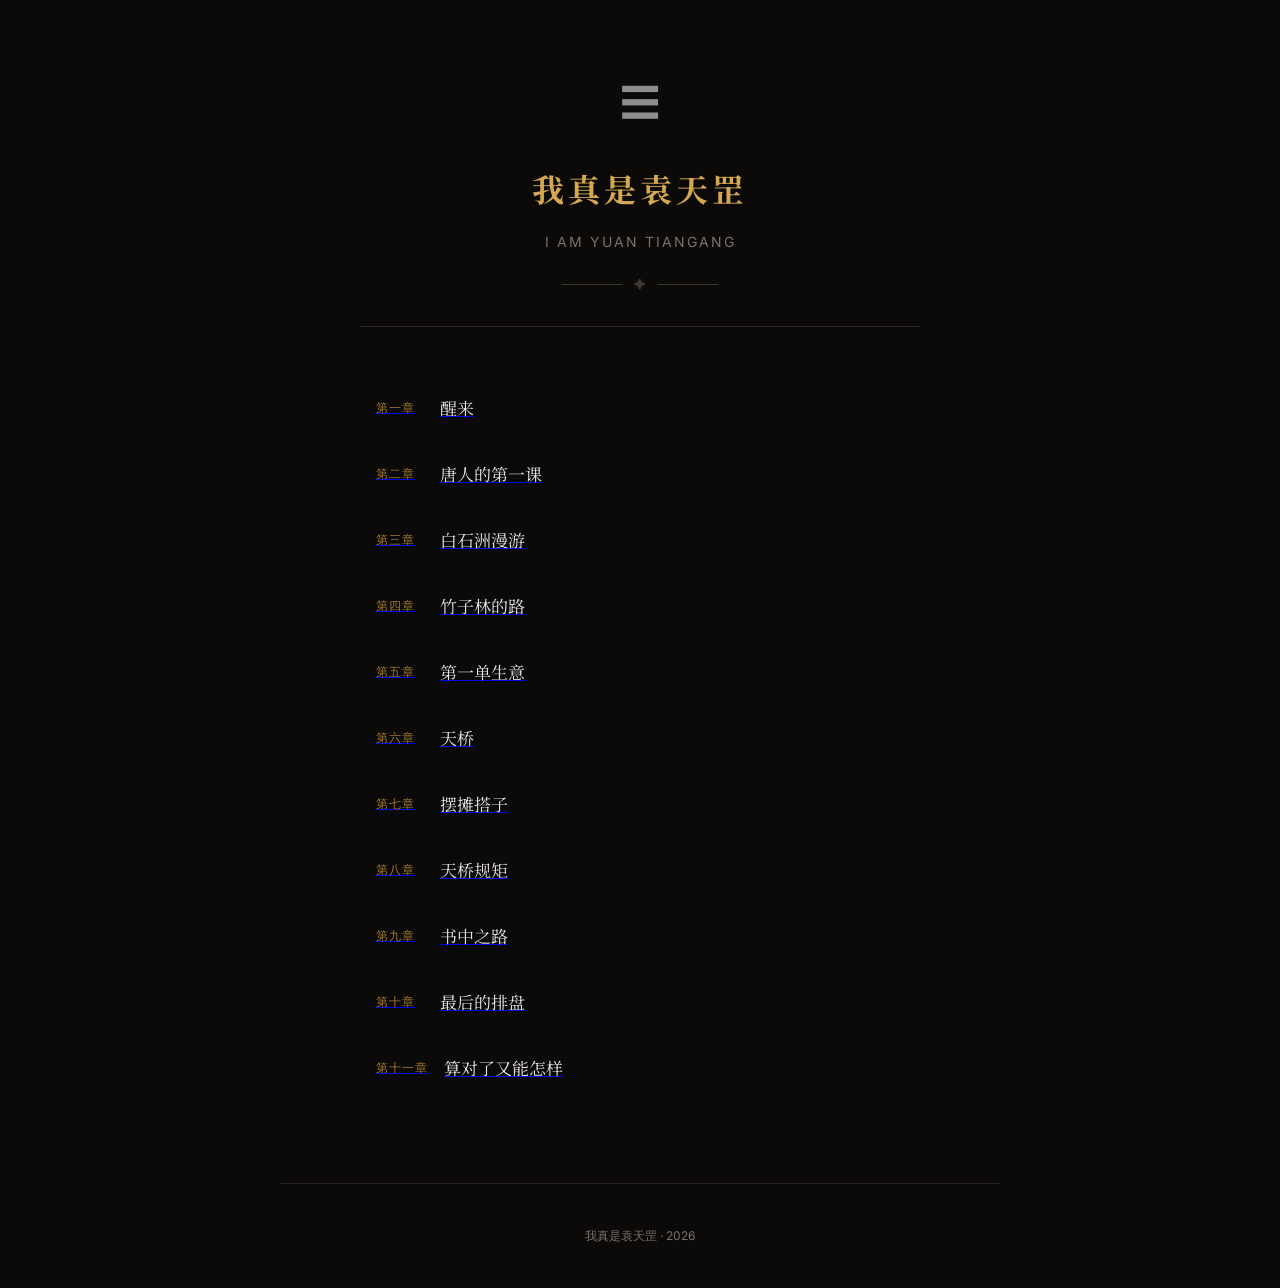
<file: index.html>
<!DOCTYPE html>
<html lang="zh-CN">
<head>
<meta charset="UTF-8">
<meta name="viewport" content="width=device-width,initial-scale=1.0">
<title>我真是袁天罡 · 目录</title>
<link rel="stylesheet" href="css/style.css">
</head>
<body>

<div class="toc-wrapper">
  <div class="toc-header">
    <div class="book-icon">☰</div>
    <h1>我真是袁天罡</h1>
    <div class="subtitle">I AM YUAN TIANGANG</div>
    <div class="divider">✦</div>
  </div>

  <div class="chapter-list">
    <a href="ch01.html" class="chapter-item">
      <span class="ch-number">第一章</span>
      <span class="ch-title">醒来</span>
      <span class="ch-arrow">→</span>
    </a>
    <a href="ch02.html" class="chapter-item">
      <span class="ch-number">第二章</span>
      <span class="ch-title">唐人的第一课</span>
      <span class="ch-arrow">→</span>
    </a>
    <a href="ch03.html" class="chapter-item">
      <span class="ch-number">第三章</span>
      <span class="ch-title">白石洲漫游</span>
      <span class="ch-arrow">→</span>
    </a>
    <a href="ch04.html" class="chapter-item">
      <span class="ch-number">第四章</span>
      <span class="ch-title">竹子林的路</span>
      <span class="ch-arrow">→</span>
    </a>
    <a href="ch05.html" class="chapter-item">
      <span class="ch-number">第五章</span>
      <span class="ch-title">第一单生意</span>
      <span class="ch-arrow">→</span>
    </a>
    <a href="ch06.html" class="chapter-item">
      <span class="ch-number">第六章</span>
      <span class="ch-title">天桥</span>
      <span class="ch-arrow">→</span>
    </a>
    <a href="ch07.html" class="chapter-item">
      <span class="ch-number">第七章</span>
      <span class="ch-title">摆摊搭子</span>
      <span class="ch-arrow">→</span>
    </a>
    <a href="ch08.html" class="chapter-item">
      <span class="ch-number">第八章</span>
      <span class="ch-title">天桥规矩</span>
      <span class="ch-arrow">→</span>
    </a>
    <a href="ch09.html" class="chapter-item">
      <span class="ch-number">第九章</span>
      <span class="ch-title">书中之路</span>
      <span class="ch-arrow">→</span>
    </a>
    <a href="ch10.html" class="chapter-item">
      <span class="ch-number">第十章</span>
      <span class="ch-title">最后的排盘</span>
      <span class="ch-arrow">→</span>
    </a>
    <a href="ch11.html" class="chapter-item">
      <span class="ch-number">第十一章</span>
      <span class="ch-title">算对了又能怎样</span>
      <span class="ch-arrow">→</span>
    </a>
  </div>
</div>

<footer class="site-footer">我真是袁天罡 · 2026</footer>

</body>
</html>
</file>
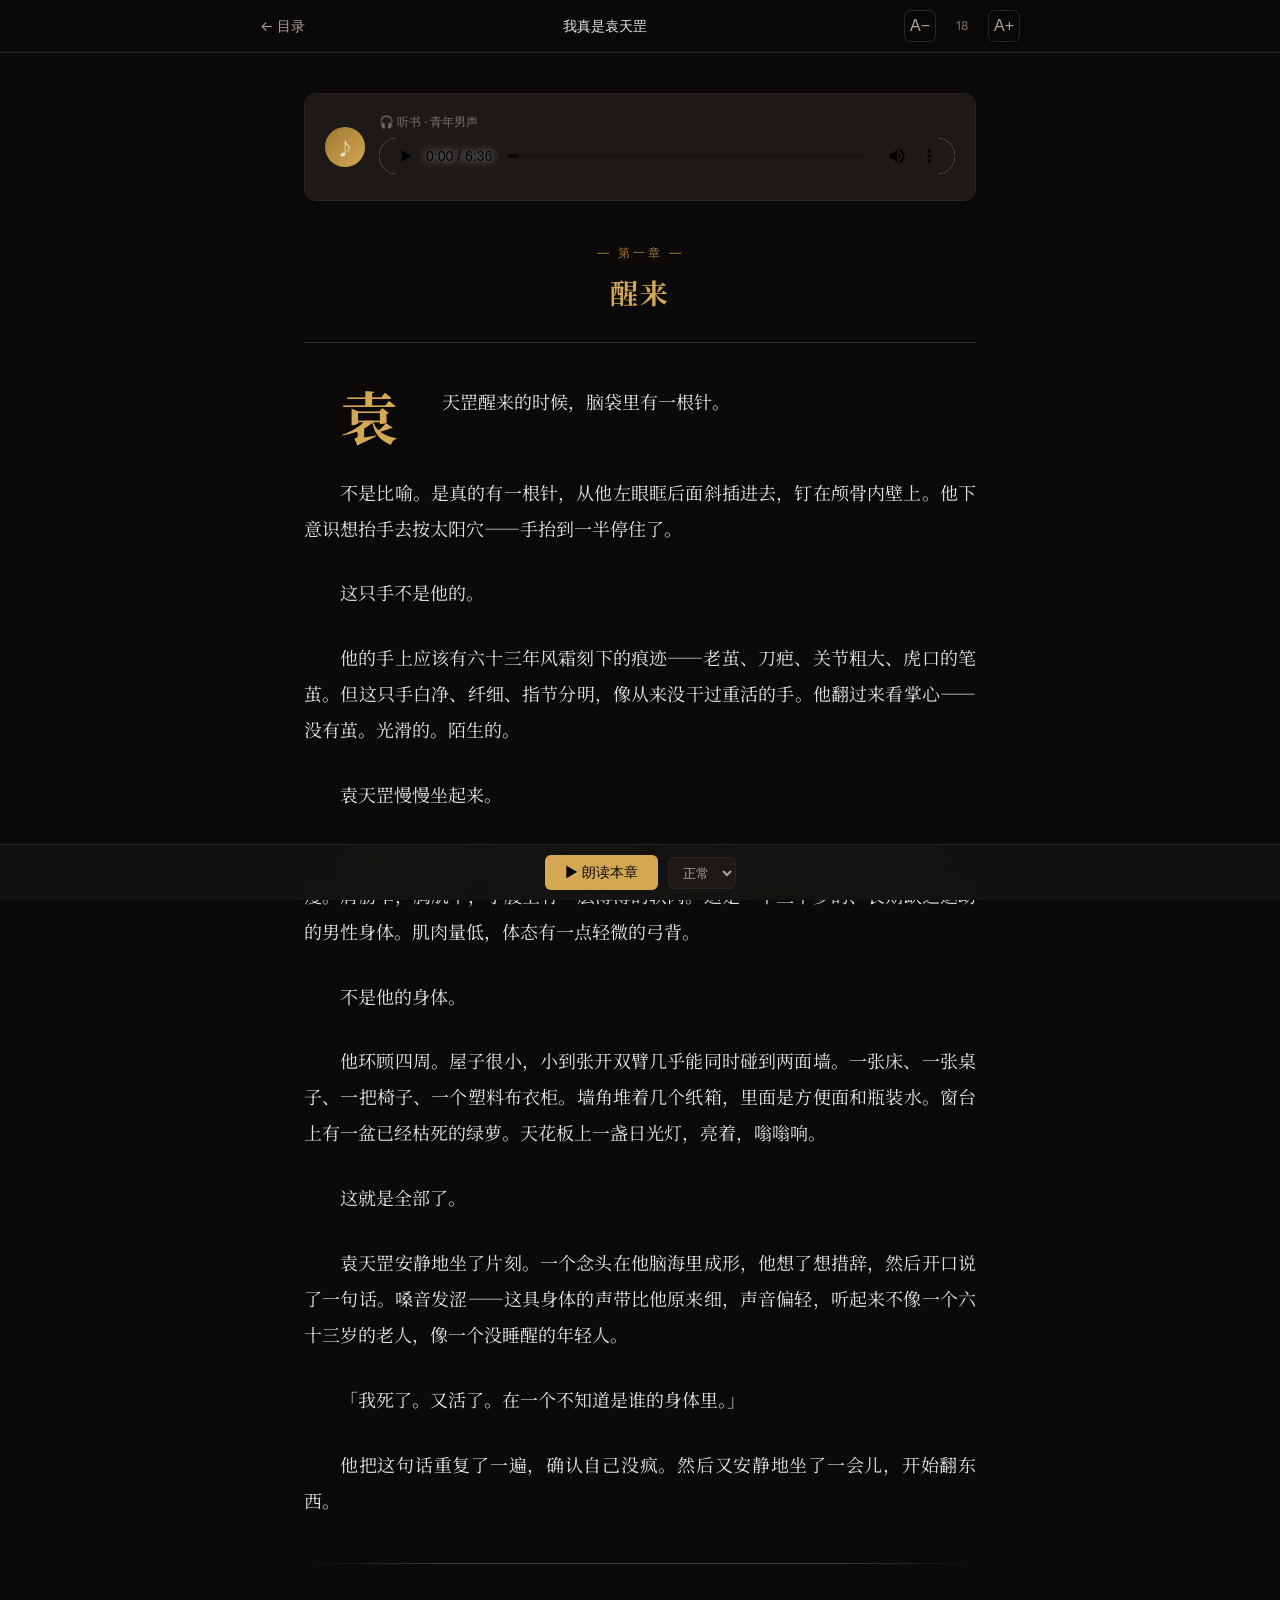
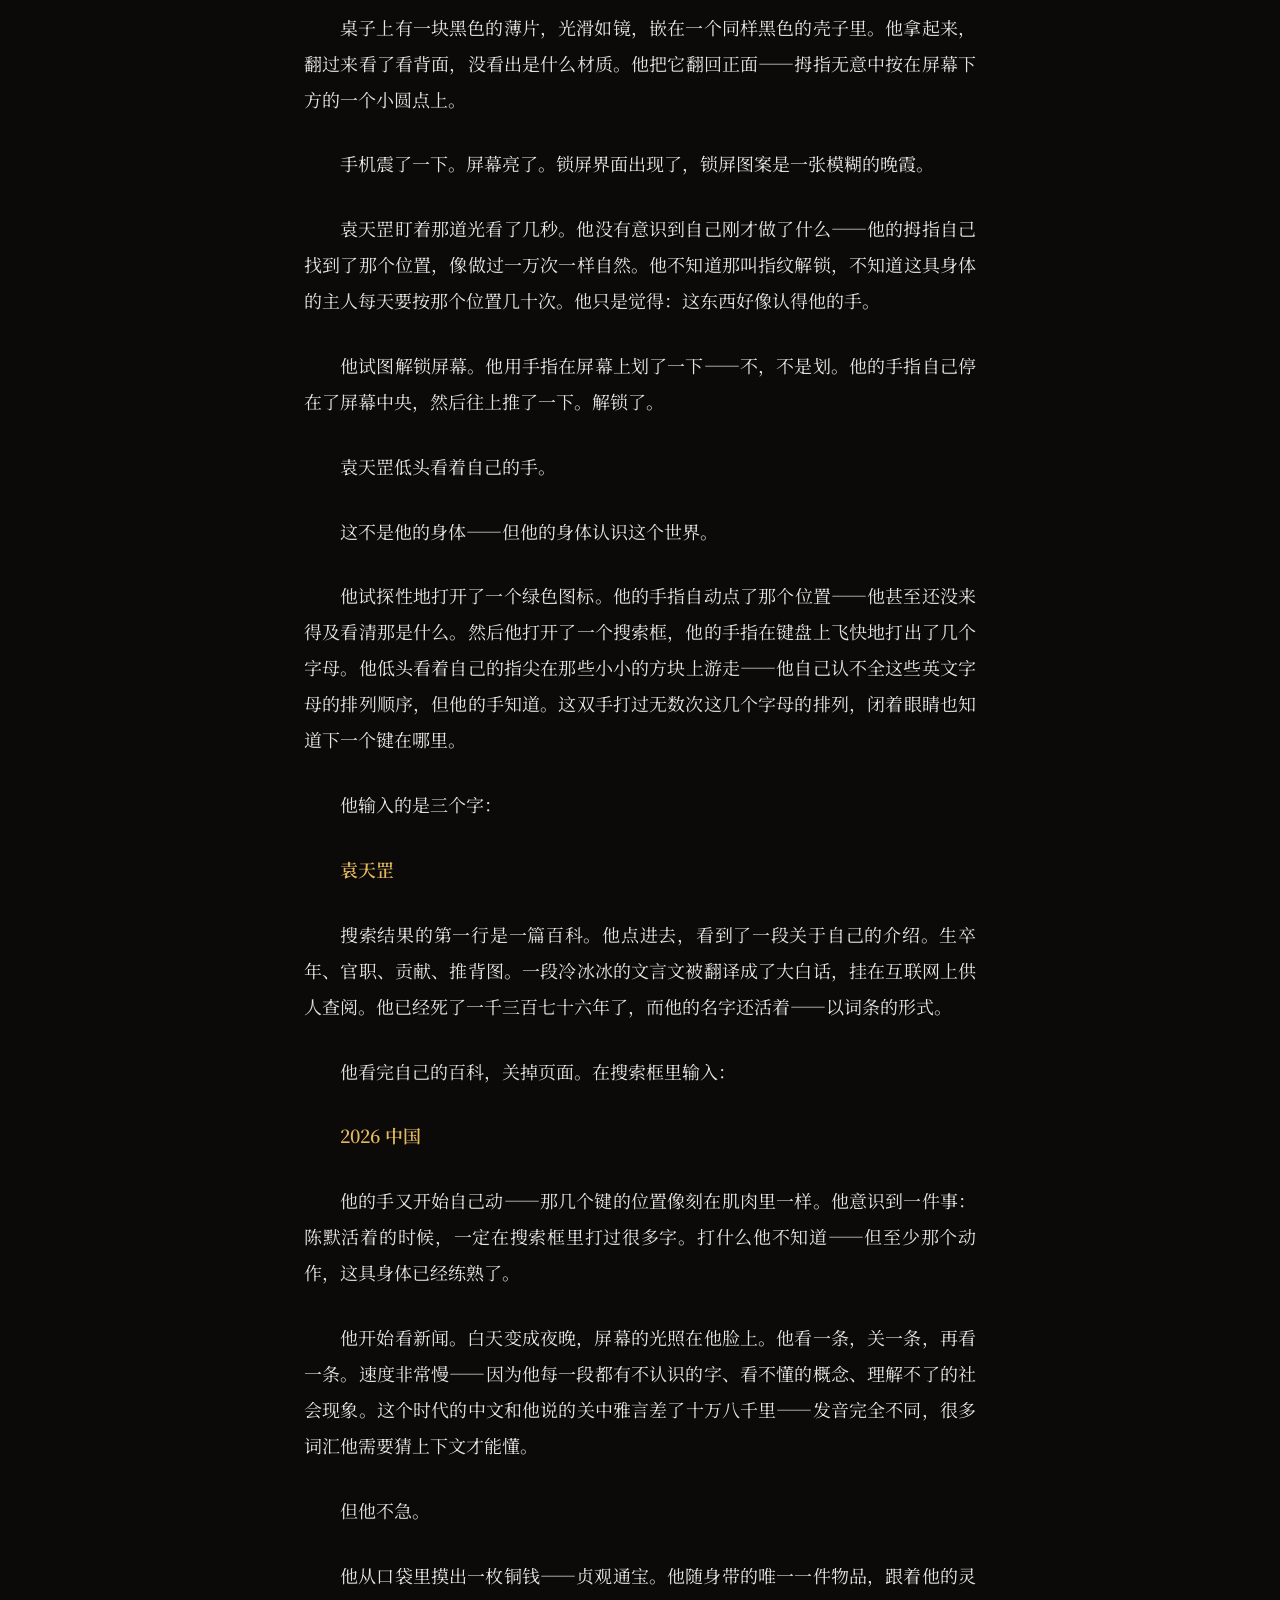
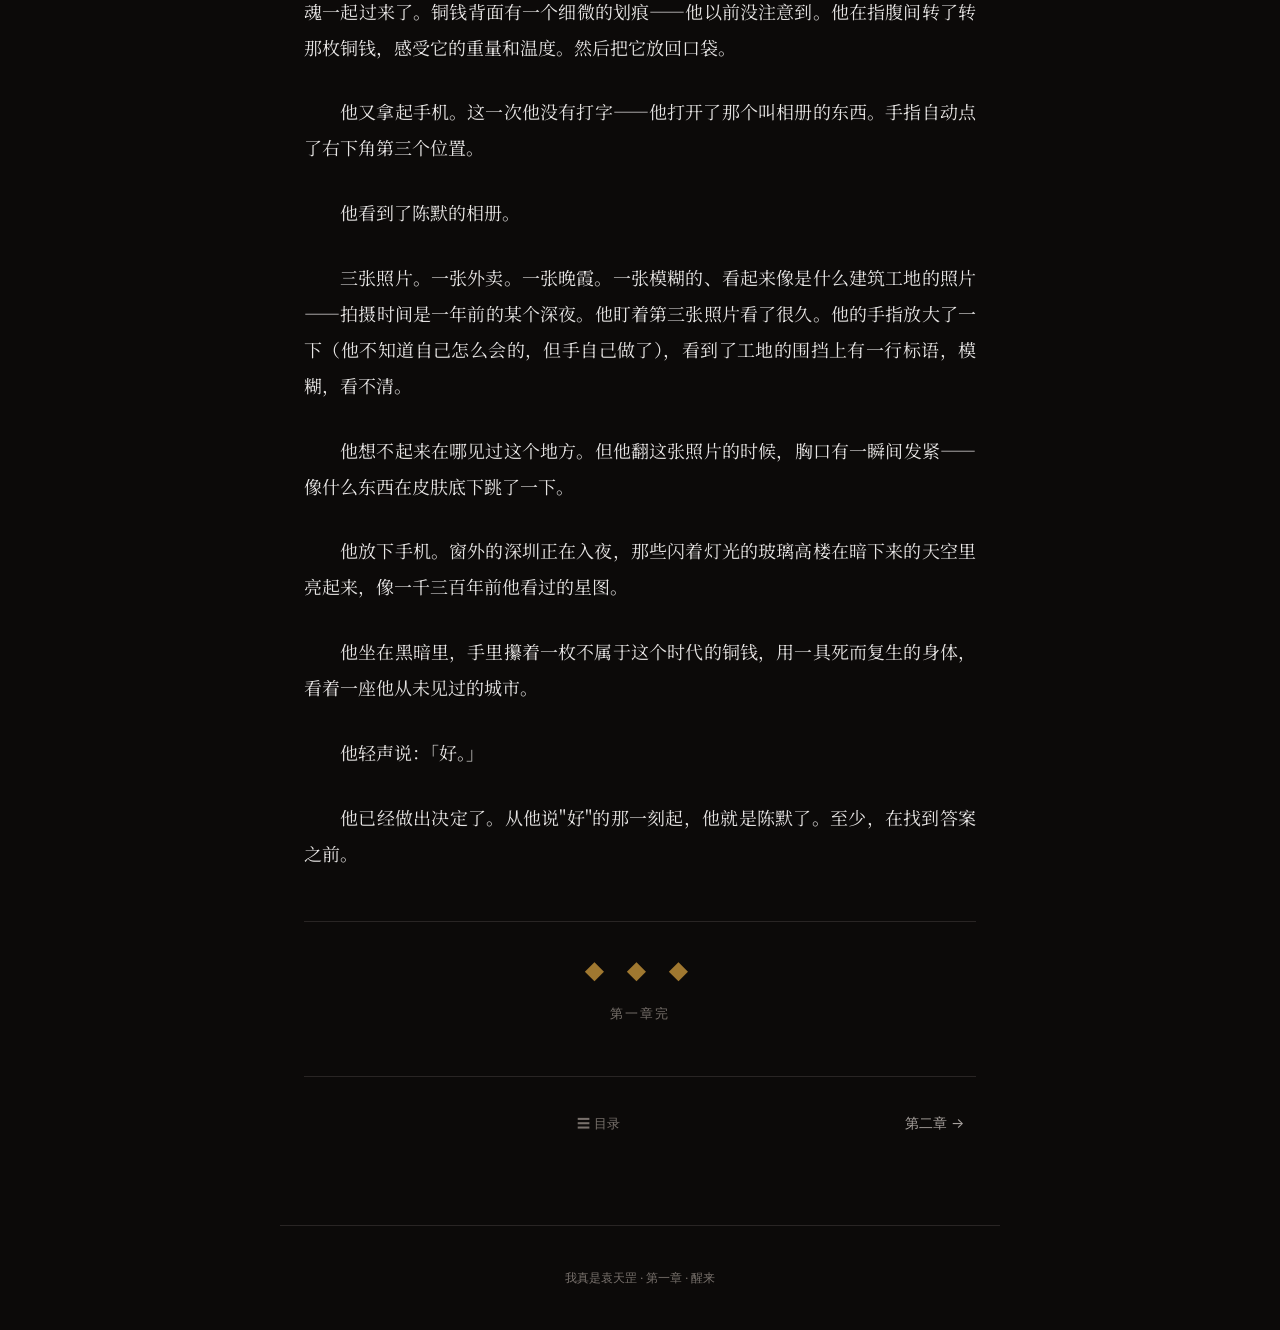
<file: ch01.html>
<!DOCTYPE html>
<html lang="zh-CN">
<head>
<meta charset="UTF-8">
<meta name="viewport" content="width=device-width,initial-scale=1.0">
<title>第一章 · 醒来 · 我真是袁天罡</title>
<link rel="stylesheet" href="css/style.css">
</head>
<body>

<div id="reading-progress"></div>

<nav class="top-nav">
  <div class="top-nav-inner">
    <a href="index.html">← 目录</a>
    <span class="nav-title">我真是袁天罡</span>
    <div class="reading-controls">
      <button id="font-dec" title="减小字号">A−</button>
      <span class="font-size-label" id="font-label">18</span>
      <button id="font-inc" title="增大字号">A+</button>
    </div>
  </div>
</nav>

<div class="chapter-wrapper">
  <div class="audio-player">
    <div class="audio-icon">♪</div>
    <div class="audio-info">
      <div class="audio-label">🎧 听书 · 青年男声</div>
      <audio controls preload="metadata">
        <source src="audio/ch01_full.mp3" type="audio/mpeg">
      </audio>
    </div>
  </div>

  <div class="chapter-title">
    <div class="ch-label">— 第一章 —</div>
    <h1>醒来</h1>
  </div>

  <div class="chapter-content">

<p>袁天罡醒来的时候，脑袋里有一根针。</p>
<p>不是比喻。是真的有一根针，从他左眼眶后面斜插进去，钉在颅骨内壁上。他下意识想抬手去按太阳穴——手抬到一半停住了。</p>
<p>这只手不是他的。</p>
<p>他的手上应该有六十三年风霜刻下的痕迹——老茧、刀疤、关节粗大、虎口的笔茧。但这只手白净、纤细、指节分明，像从来没干过重活的手。他翻过来看掌心——没有茧。光滑的。陌生的。</p>
<p>袁天罡慢慢坐起来。</p>
<p>床垫软得不像话，弹簧在他身下发出一声闷响。他低头看了看自己的身体——瘦。肩膀窄，胸肌平，小腹上有一层薄薄的软肉。这是一个三十岁的、长期缺乏运动的男性身体。肌肉量低，体态有一点轻微的弓背。</p>
<p>不是他的身体。</p>
<p>他环顾四周。屋子很小，小到张开双臂几乎能同时碰到两面墙。一张床、一张桌子、一把椅子、一个塑料布衣柜。墙角堆着几个纸箱，里面是方便面和瓶装水。窗台上有一盆已经枯死的绿萝。天花板上一盏日光灯，亮着，嗡嗡响。</p>
<p>这就是全部了。</p>
<p>袁天罡安静地坐了片刻。一个念头在他脑海里成形，他想了想措辞，然后开口说了一句话。嗓音发涩——这具身体的声带比他原来细，声音偏轻，听起来不像一个六十三岁的老人，像一个没睡醒的年轻人。</p>
<p>「我死了。又活了。在一个不知道是谁的身体里。」</p>
<p>他把这句话重复了一遍，确认自己没疯。然后又安静地坐了一会儿，开始翻东西。</p>

<hr />

<p>桌子上有一块黑色的薄片，光滑如镜，嵌在一个同样黑色的壳子里。他拿起来，翻过来看了看背面，没看出是什么材质。他把它翻回正面——拇指无意中按在屏幕下方的一个小圆点上。</p>
<p>手机震了一下。屏幕亮了。锁屏界面出现了，锁屏图案是一张模糊的晚霞。</p>
<p>袁天罡盯着那道光看了几秒。他没有意识到自己刚才做了什么——他的拇指自己找到了那个位置，像做过一万次一样自然。他不知道那叫指纹解锁，不知道这具身体的主人每天要按那个位置几十次。他只是觉得：这东西好像认得他的手。</p>
<p>他试图解锁屏幕。他用手指在屏幕上划了一下——不，不是划。他的手指自己停在了屏幕中央，然后往上推了一下。解锁了。</p>
<p>袁天罡低头看着自己的手。</p>
<p>这不是他的身体——但他的身体认识这个世界。</p>
<p>他试探性地打开了一个绿色图标。他的手指自动点了那个位置——他甚至还没来得及看清那是什么。然后他打开了一个搜索框，他的手指在键盘上飞快地打出了几个字母。他低头看着自己的指尖在那些小小的方块上游走——他自己认不全这些英文字母的排列顺序，但他的手知道。这双手打过无数次这几个字母的排列，闭着眼睛也知道下一个键在哪里。</p>
<p>他输入的是三个字：</p>
<p><strong>袁天罡</strong></p>
<p>搜索结果的第一行是一篇百科。他点进去，看到了一段关于自己的介绍。生卒年、官职、贡献、推背图。一段冷冰冰的文言文被翻译成了大白话，挂在互联网上供人查阅。他已经死了一千三百七十六年了，而他的名字还活着——以词条的形式。</p>
<p>他看完自己的百科，关掉页面。在搜索框里输入：</p>
<p><strong>2026 中国</strong></p>
<p>他的手又开始自己动——那几个键的位置像刻在肌肉里一样。他意识到一件事：陈默活着的时候，一定在搜索框里打过很多字。打什么他不知道——但至少那个动作，这具身体已经练熟了。</p>
<p>他开始看新闻。白天变成夜晚，屏幕的光照在他脸上。他看一条，关一条，再看一条。速度非常慢——因为他每一段都有不认识的字、看不懂的概念、理解不了的社会现象。这个时代的中文和他说的关中雅言差了十万八千里——发音完全不同，很多词汇他需要猜上下文才能懂。</p>
<p>但他不急。</p>
<p>他从口袋里摸出一枚铜钱——贞观通宝。他随身带的唯一一件物品，跟着他的灵魂一起过来了。铜钱背面有一个细微的划痕——他以前没注意到。他在指腹间转了转那枚铜钱，感受它的重量和温度。然后把它放回口袋。</p>
<p>他又拿起手机。这一次他没有打字——他打开了那个叫相册的东西。手指自动点了右下角第三个位置。</p>
<p>他看到了陈默的相册。</p>
<p>三张照片。一张外卖。一张晚霞。一张模糊的、看起来像是什么建筑工地的照片——拍摄时间是一年前的某个深夜。他盯着第三张照片看了很久。他的手指放大了一下（他不知道自己怎么会的，但手自己做了），看到了工地的围挡上有一行标语，模糊，看不清。</p>
<p>他想不起来在哪见过这个地方。但他翻这张照片的时候，胸口有一瞬间发紧——像什么东西在皮肤底下跳了一下。</p>
<p>他放下手机。窗外的深圳正在入夜，那些闪着灯光的玻璃高楼在暗下来的天空里亮起来，像一千三百年前他看过的星图。</p>
<p>他坐在黑暗里，手里攥着一枚不属于这个时代的铜钱，用一具死而复生的身体，看着一座他从未见过的城市。</p>
<p>他轻声说：「好。」</p>
<p>他已经做出决定了。从他说"好"的那一刻起，他就是陈默了。至少，在找到答案之前。</p>

  </div>

  <div class="chapter-end">
    <span class="end-ornament">◆ ◆ ◆</span>
    第一章完
  </div>

  <div class="chapter-nav">
    <span></span>
    <div class="nav-center"><a href="index.html">☰ 目录</a></div>
    <a href="ch02.html">第二章 →</a>
  </div>
</div>

<div id="tts-bar">
  <div class="tts-inner">
    <button id="tts-play">▶ 朗读本章</button>
    <button id="tts-pause" style="display:none;">⏸ 暂停</button>
    <button id="tts-stop" style="display:none;">⏹ 停止</button>
    <select id="tts-rate">
      <option value="0.8">慢速</option>
      <option value="1" selected>正常</option>
      <option value="1.2">快速</option>
    </select>
  </div>
</div>

<footer class="site-footer">我真是袁天罡 · 第一章 · 醒来</footer>

<script>
// ── 阅读进度条 ──
(function(){
  const bar = document.getElementById('reading-progress');
  window.addEventListener('scroll', function() {
    const scrollTop = window.scrollY;
    const docHeight = document.documentElement.scrollHeight - window.innerHeight;
    const progress = docHeight > 0 ? (scrollTop / docHeight) * 100 : 0;
    bar.style.width = progress + '%';
  });
})();

// ── 字号调节 ──
(function(){
  const content = document.querySelector('.chapter-content');
  const label = document.getElementById('font-label');
  let size = 18;
  document.getElementById('font-inc').addEventListener('click', function() {
    if (size < 24) { size += 1; content.style.fontSize = size + 'px'; label.textContent = size; }
  });
  document.getElementById('font-dec').addEventListener('click', function() {
    if (size > 14) { size -= 1; content.style.fontSize = size + 'px'; label.textContent = size; }
  });
})();

// ── TTS 朗读 ──
(function(){
  const playBtn = document.getElementById('tts-play');
  const pauseBtn = document.getElementById('tts-pause');
  const stopBtn = document.getElementById('tts-stop');
  const rateSelect = document.getElementById('tts-rate');
  let utterance = null;
  let isPaused = false;

  document.getElementById('tts-bar').style.display = 'block';

  function getText() {
    const content = document.querySelector('.chapter-content');
    if (!content) return '';
    const clone = content.cloneNode(true);
    clone.querySelectorAll('script,style,button,select').forEach(el => el.remove());
    let text = clone.textContent || '';
    text = text.replace(/\s+/g, ' ').trim();
    if (text.length > 50000) text = text.slice(0, 50000);
    return text;
  }

  function speak() {
    if (utterance) window.speechSynthesis.cancel();
    utterance = new SpeechSynthesisUtterance(getText());
    utterance.lang = 'zh-CN';
    utterance.rate = parseFloat(rateSelect.value);
    const voices = window.speechSynthesis.getVoices();
    const zhVoice = voices.find(v => v.lang.startsWith('zh'));
    if (zhVoice) utterance.voice = zhVoice;
    utterance.onstart = function() {
      playBtn.style.display = 'none'; pauseBtn.style.display = 'inline-block'; stopBtn.style.display = 'inline-block';
    };
    utterance.onend = function() {
      playBtn.style.display = 'inline-block'; pauseBtn.style.display = 'none'; stopBtn.style.display = 'none'; utterance = null;
    };
    utterance.onerror = function() {
      playBtn.style.display = 'inline-block'; pauseBtn.style.display = 'none'; stopBtn.style.display = 'none';
    };
    window.speechSynthesis.speak(utterance);
  }

  playBtn.addEventListener('click', function() {
    if (isPaused && utterance) { window.speechSynthesis.resume(); isPaused = false; playBtn.style.display = 'none'; pauseBtn.style.display = 'inline-block'; return; }
    speak();
  });
  pauseBtn.addEventListener('click', function() {
    window.speechSynthesis.pause(); isPaused = true; pauseBtn.style.display = 'none'; playBtn.style.display = 'inline-block'; playBtn.textContent = '▶ 继续';
  });
  stopBtn.addEventListener('click', function() {
    window.speechSynthesis.cancel(); utterance = null; isPaused = false;
    playBtn.style.display = 'inline-block'; playBtn.textContent = '▶ 朗读本章'; pauseBtn.style.display = 'none'; stopBtn.style.display = 'none';
  });
})();
</script>

</body>
</html>
</file>
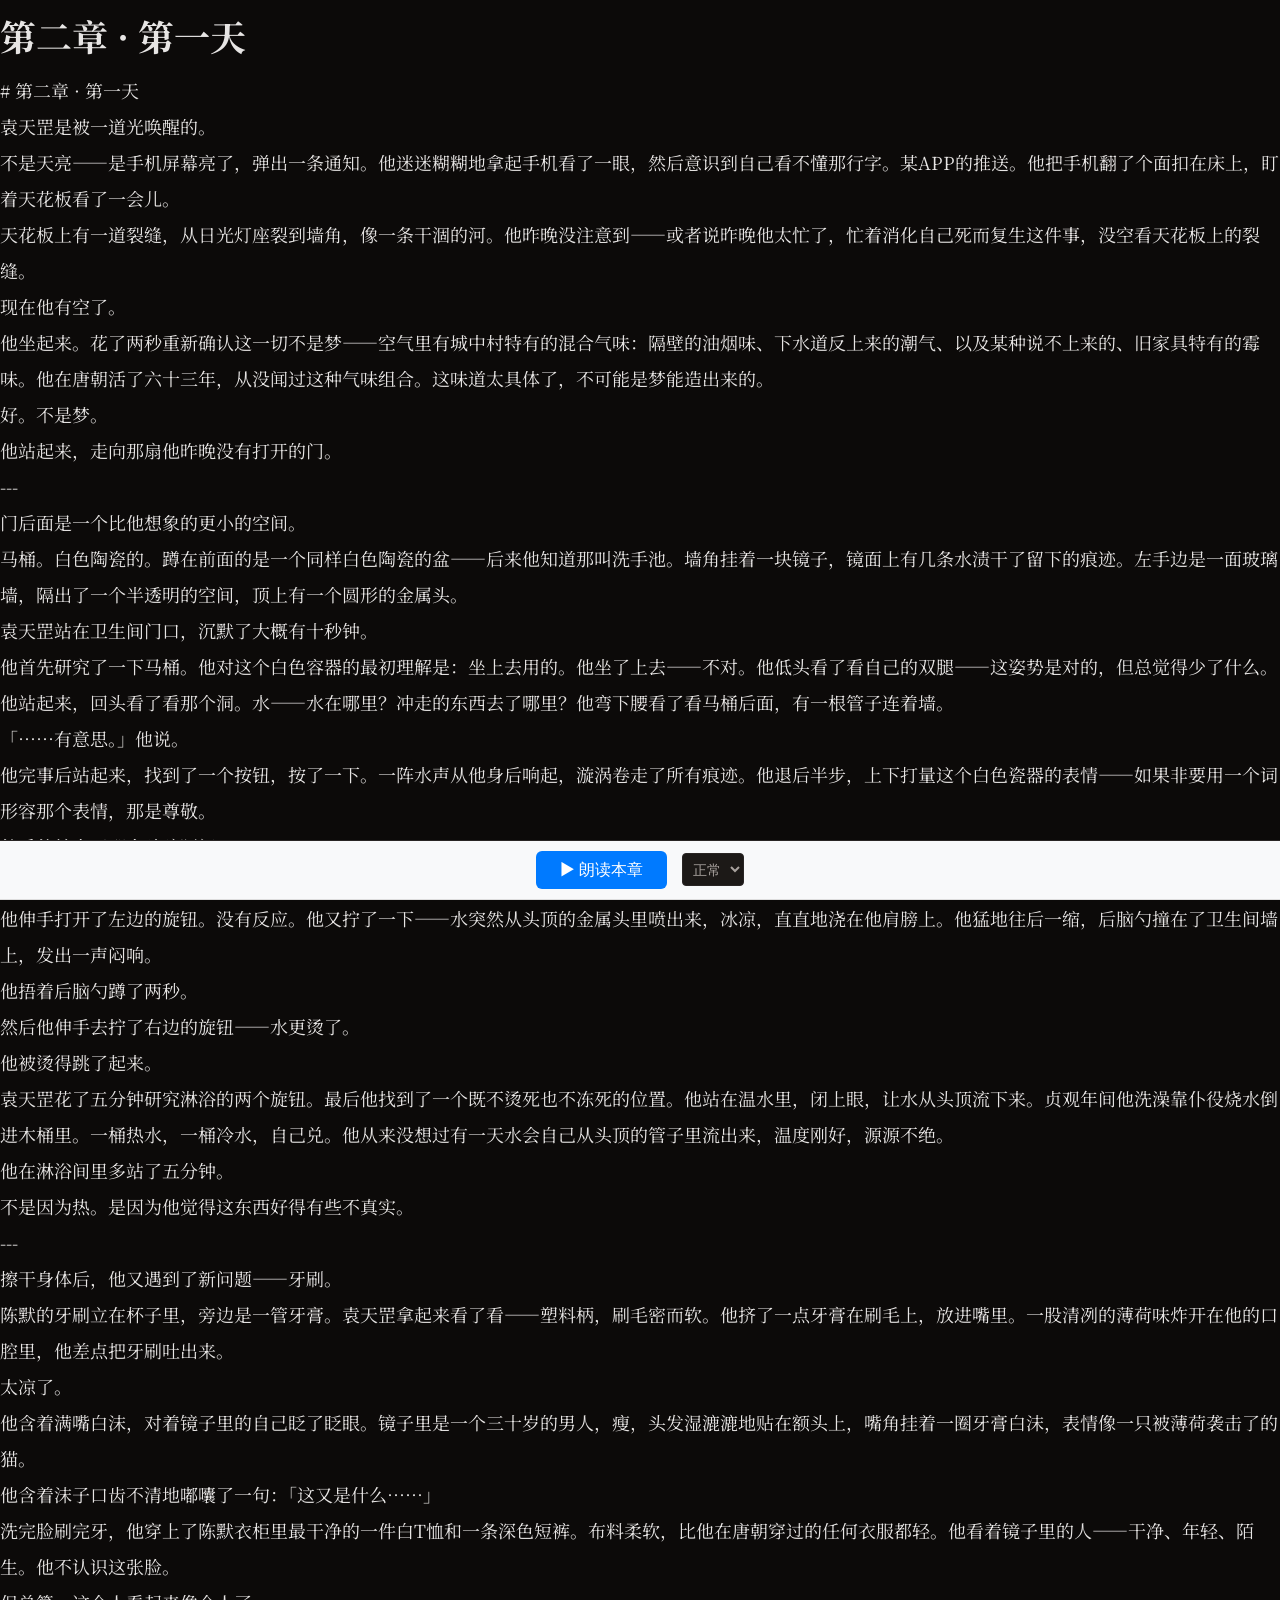
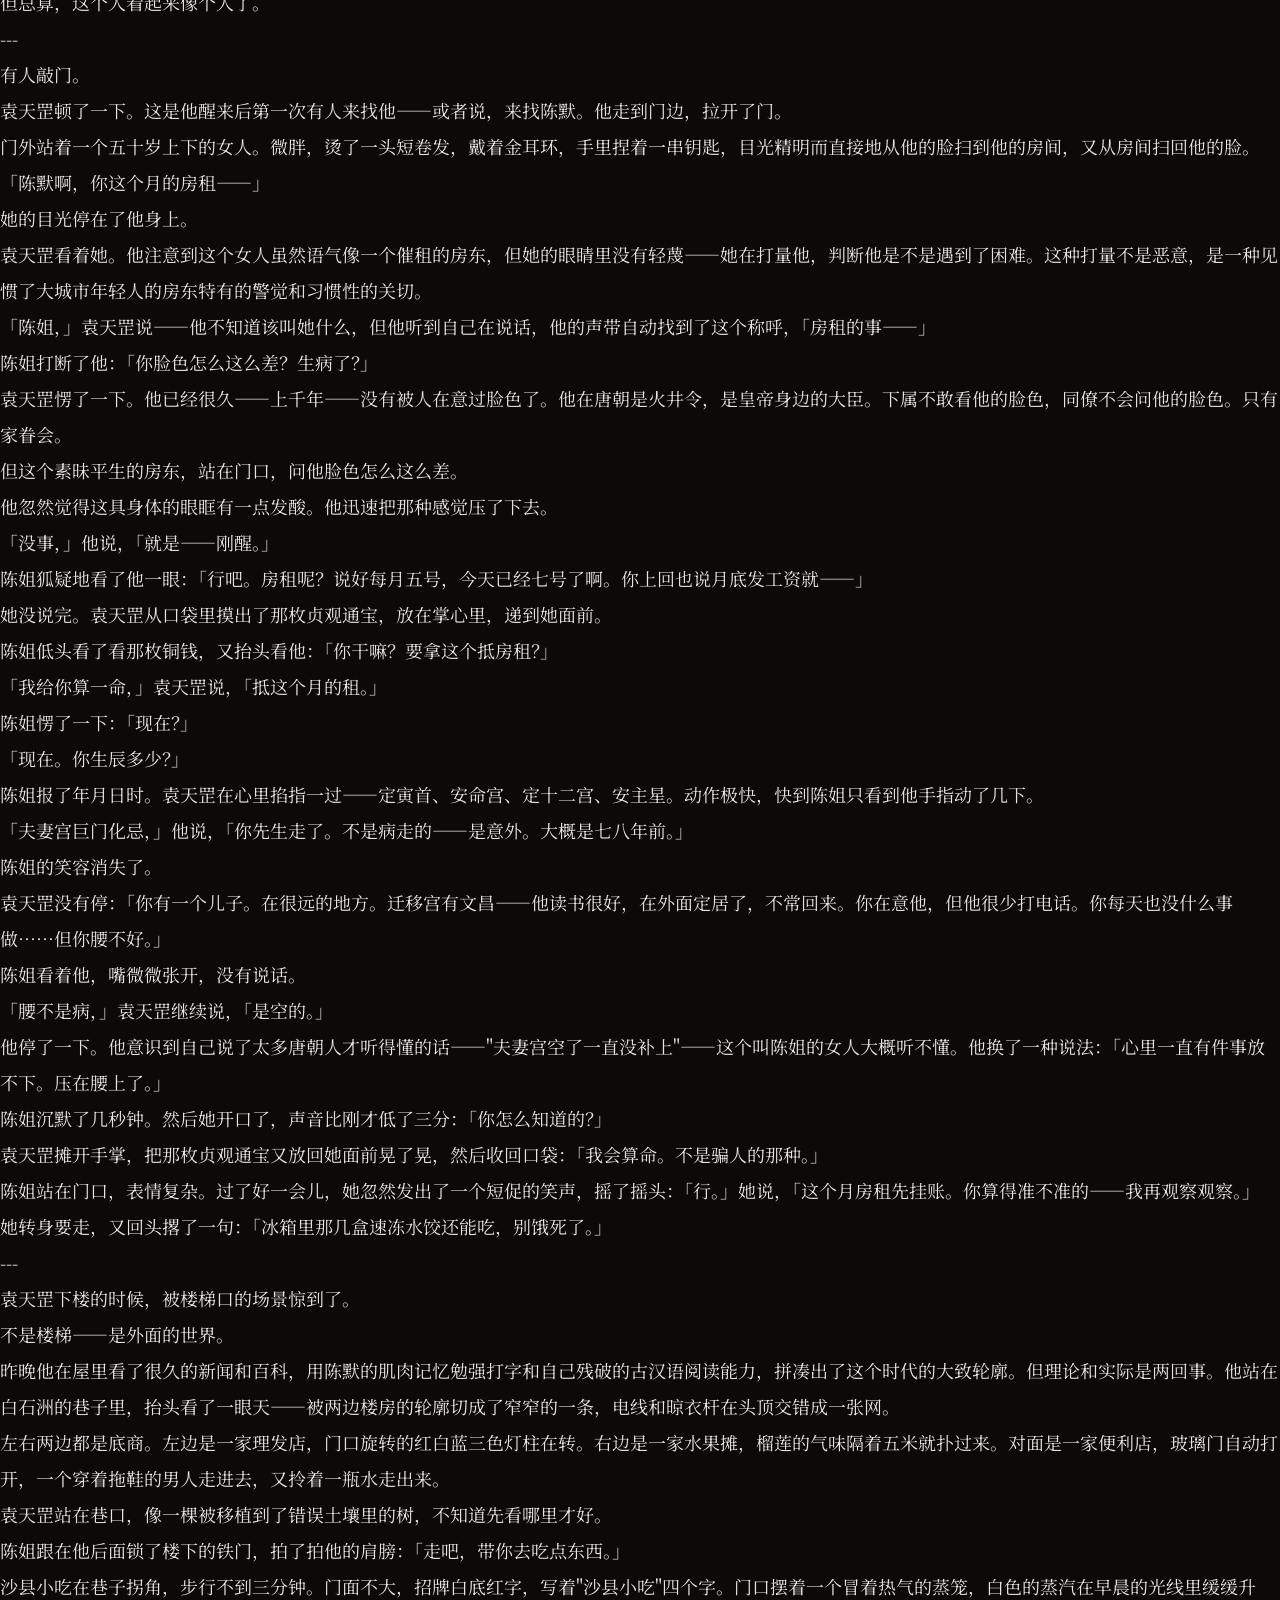
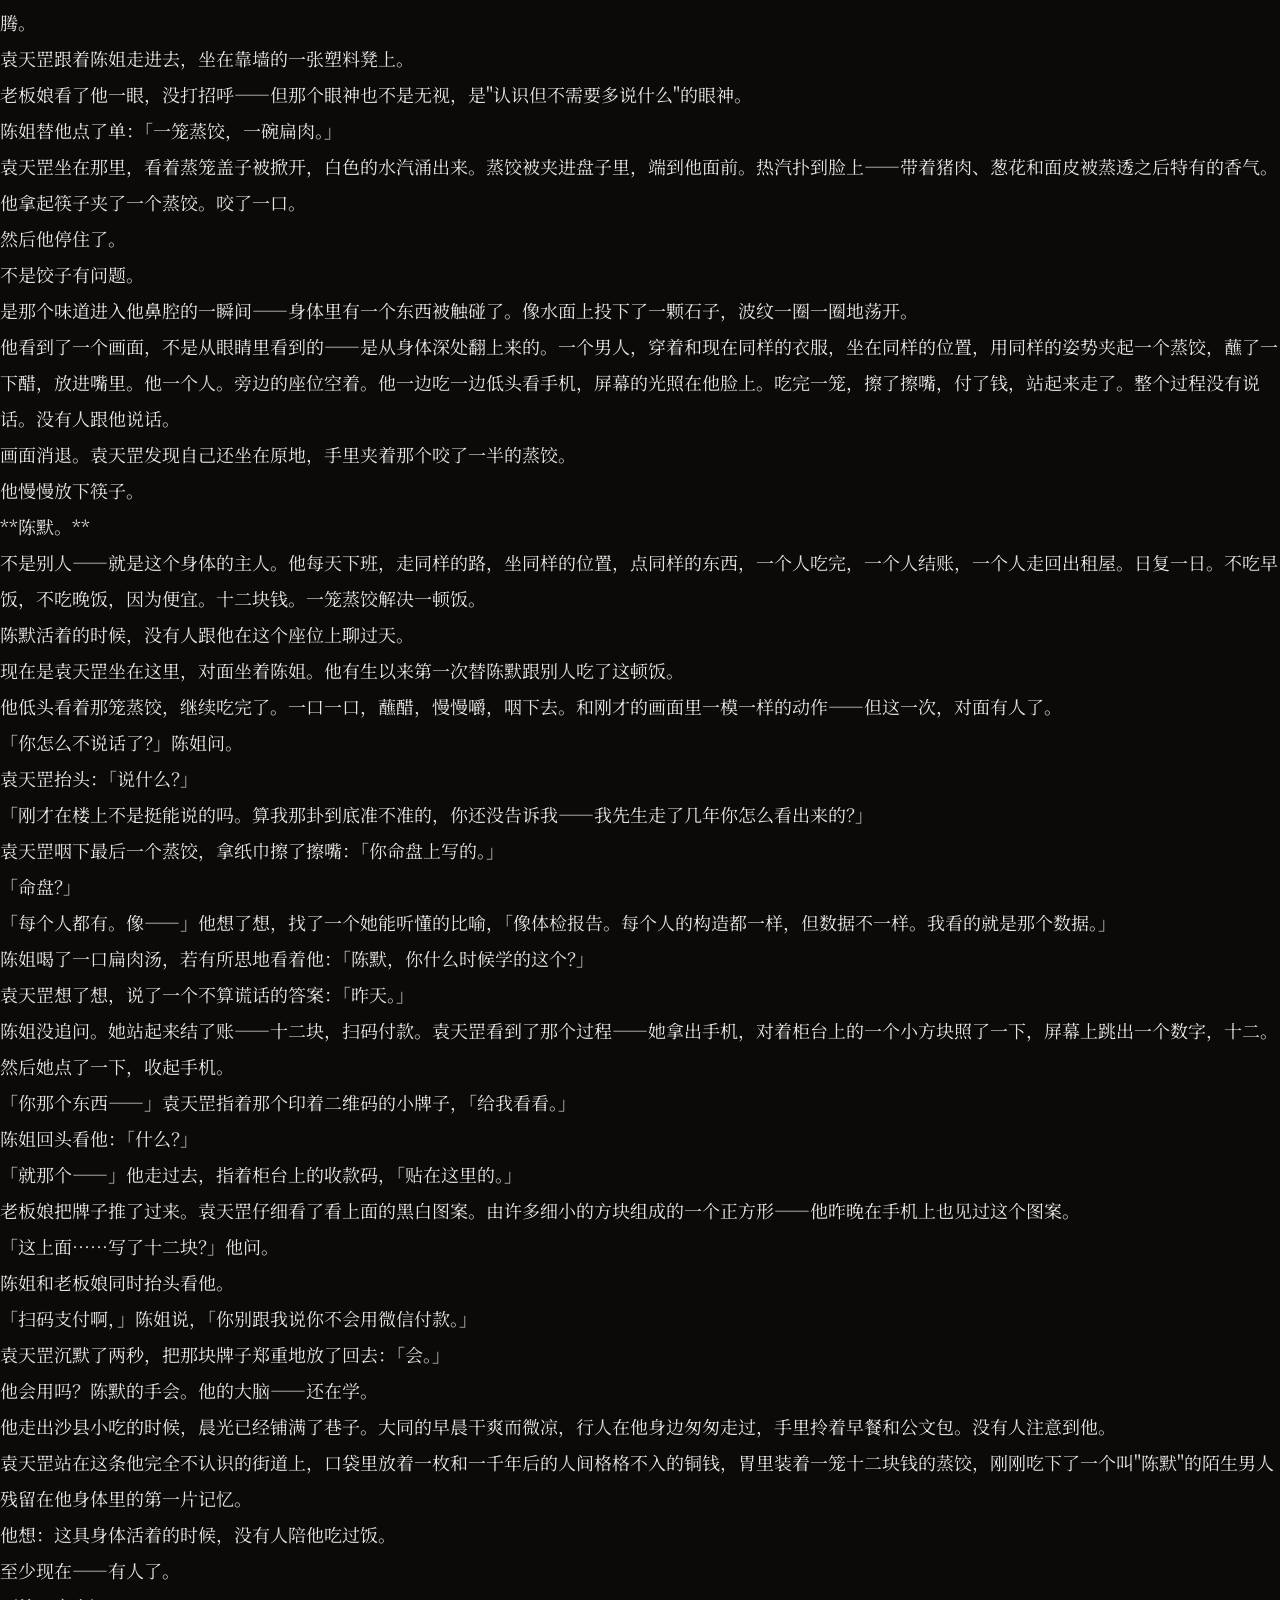
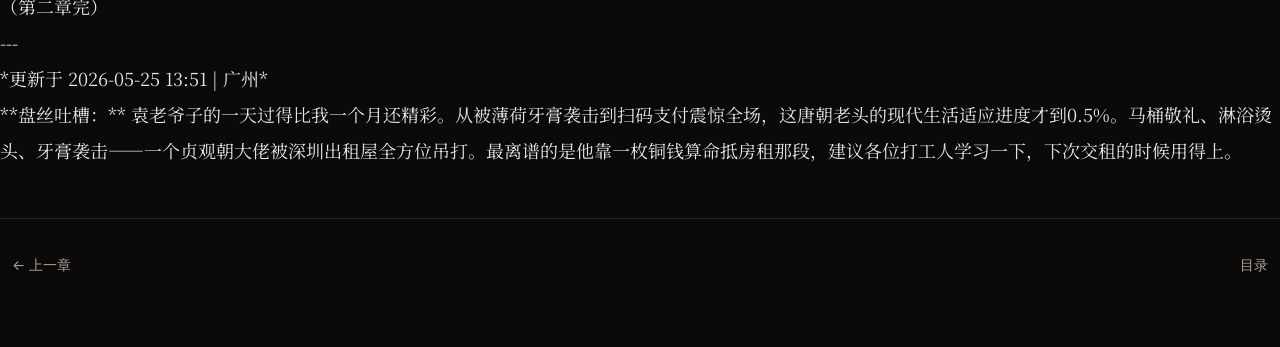
<file: ch02.html>
<!DOCTYPE html><html lang=zh-CN><head><meta charset=UTF-8><title>第二章 · 第一天</title><link rel=stylesheet href=css/style.css></head><body><div class=chapter><h1>第二章 · 第一天</h1><p># 第二章 · 第一天</p><p>袁天罡是被一道光唤醒的。</p><p>不是天亮——是手机屏幕亮了，弹出一条通知。他迷迷糊糊地拿起手机看了一眼，然后意识到自己看不懂那行字。某APP的推送。他把手机翻了个面扣在床上，盯着天花板看了一会儿。</p><p>天花板上有一道裂缝，从日光灯座裂到墙角，像一条干涸的河。他昨晚没注意到——或者说昨晚他太忙了，忙着消化自己死而复生这件事，没空看天花板上的裂缝。</p><p>现在他有空了。</p><p>他坐起来。花了两秒重新确认这一切不是梦——空气里有城中村特有的混合气味：隔壁的油烟味、下水道反上来的潮气、以及某种说不上来的、旧家具特有的霉味。他在唐朝活了六十三年，从没闻过这种气味组合。这味道太具体了，不可能是梦能造出来的。</p><p>好。不是梦。</p><p>他站起来，走向那扇他昨晚没有打开的门。</p><p>---</p><p>门后面是一个比他想象的更小的空间。</p><p>马桶。白色陶瓷的。蹲在前面的是一个同样白色陶瓷的盆——后来他知道那叫洗手池。墙角挂着一块镜子，镜面上有几条水渍干了留下的痕迹。左手边是一面玻璃墙，隔出了一个半透明的空间，顶上有一个圆形的金属头。</p><p>袁天罡站在卫生间门口，沉默了大概有十秒钟。</p><p>他首先研究了一下马桶。他对这个白色容器的最初理解是：坐上去用的。他坐了上去——不对。他低头看了看自己的双腿——这姿势是对的，但总觉得少了什么。他站起来，回头看了看那个洞。水——水在哪里？冲走的东西去了哪里？他弯下腰看了看马桶后面，有一根管子连着墙。</p><p>「……有意思。」他说。</p><p>他完事后站起来，找到了一个按钮，按了一下。一阵水声从他身后响起，漩涡卷走了所有痕迹。他退后半步，上下打量这个白色瓷器的表情——如果非要用一个词形容那个表情，那是尊敬。</p><p>然后他转向了那个玻璃隔间。</p><p>淋浴。</p><p>他伸手打开了左边的旋钮。没有反应。他又拧了一下——水突然从头顶的金属头里喷出来，冰凉，直直地浇在他肩膀上。他猛地往后一缩，后脑勺撞在了卫生间墙上，发出一声闷响。</p><p>他捂着后脑勺蹲了两秒。</p><p>然后他伸手去拧了右边的旋钮——水更烫了。</p><p>他被烫得跳了起来。</p><p>袁天罡花了五分钟研究淋浴的两个旋钮。最后他找到了一个既不烫死也不冻死的位置。他站在温水里，闭上眼，让水从头顶流下来。贞观年间他洗澡靠仆役烧水倒进木桶里。一桶热水，一桶冷水，自己兑。他从来没想过有一天水会自己从头顶的管子里流出来，温度刚好，源源不绝。</p><p>他在淋浴间里多站了五分钟。</p><p>不是因为热。是因为他觉得这东西好得有些不真实。</p><p>---</p><p>擦干身体后，他又遇到了新问题——牙刷。</p><p>陈默的牙刷立在杯子里，旁边是一管牙膏。袁天罡拿起来看了看——塑料柄，刷毛密而软。他挤了一点牙膏在刷毛上，放进嘴里。一股清冽的薄荷味炸开在他的口腔里，他差点把牙刷吐出来。</p><p>太凉了。</p><p>他含着满嘴白沫，对着镜子里的自己眨了眨眼。镜子里是一个三十岁的男人，瘦，头发湿漉漉地贴在额头上，嘴角挂着一圈牙膏白沫，表情像一只被薄荷袭击了的猫。</p><p>他含着沫子口齿不清地嘟囔了一句：「这又是什么……」</p><p>洗完脸刷完牙，他穿上了陈默衣柜里最干净的一件白T恤和一条深色短裤。布料柔软，比他在唐朝穿过的任何衣服都轻。他看着镜子里的人——干净、年轻、陌生。他不认识这张脸。</p><p>但总算，这个人看起来像个人了。</p><p>---</p><p>有人敲门。</p><p>袁天罡顿了一下。这是他醒来后第一次有人来找他——或者说，来找陈默。他走到门边，拉开了门。</p><p>门外站着一个五十岁上下的女人。微胖，烫了一头短卷发，戴着金耳环，手里捏着一串钥匙，目光精明而直接地从他的脸扫到他的房间，又从房间扫回他的脸。</p><p>「陈默啊，你这个月的房租——」</p><p>她的目光停在了他身上。</p><p>袁天罡看着她。他注意到这个女人虽然语气像一个催租的房东，但她的眼睛里没有轻蔑——她在打量他，判断他是不是遇到了困难。这种打量不是恶意，是一种见惯了大城市年轻人的房东特有的警觉和习惯性的关切。</p><p>「陈姐，」袁天罡说——他不知道该叫她什么，但他听到自己在说话，他的声带自动找到了这个称呼，「房租的事——」</p><p>陈姐打断了他：「你脸色怎么这么差？生病了？」</p><p>袁天罡愣了一下。他已经很久——上千年——没有被人在意过脸色了。他在唐朝是火井令，是皇帝身边的大臣。下属不敢看他的脸色，同僚不会问他的脸色。只有家眷会。</p><p>但这个素昧平生的房东，站在门口，问他脸色怎么这么差。</p><p>他忽然觉得这具身体的眼眶有一点发酸。他迅速把那种感觉压了下去。</p><p>「没事，」他说，「就是——刚醒。」</p><p>陈姐狐疑地看了他一眼：「行吧。房租呢？说好每月五号，今天已经七号了啊。你上回也说月底发工资就——」</p><p>她没说完。袁天罡从口袋里摸出了那枚贞观通宝，放在掌心里，递到她面前。</p><p>陈姐低头看了看那枚铜钱，又抬头看他：「你干嘛？要拿这个抵房租？」</p><p>「我给你算一命，」袁天罡说，「抵这个月的租。」</p><p>陈姐愣了一下：「现在？」</p><p>「现在。你生辰多少？」</p><p>陈姐报了年月日时。袁天罡在心里掐指一过——定寅首、安命宫、定十二宫、安主星。动作极快，快到陈姐只看到他手指动了几下。</p><p>「夫妻宫巨门化忌，」他说，「你先生走了。不是病走的——是意外。大概是七八年前。」</p><p>陈姐的笑容消失了。</p><p>袁天罡没有停：「你有一个儿子。在很远的地方。迁移宫有文昌——他读书很好，在外面定居了，不常回来。你在意他，但他很少打电话。你每天也没什么事做……但你腰不好。」</p><p>陈姐看着他，嘴微微张开，没有说话。</p><p>「腰不是病，」袁天罡继续说，「是空的。」</p><p>他停了一下。他意识到自己说了太多唐朝人才听得懂的话——"夫妻宫空了一直没补上"——这个叫陈姐的女人大概听不懂。他换了一种说法：「心里一直有件事放不下。压在腰上了。」</p><p>陈姐沉默了几秒钟。然后她开口了，声音比刚才低了三分：「你怎么知道的？」</p><p>袁天罡摊开手掌，把那枚贞观通宝又放回她面前晃了晃，然后收回口袋：「我会算命。不是骗人的那种。」</p><p>陈姐站在门口，表情复杂。过了好一会儿，她忽然发出了一个短促的笑声，摇了摇头：「行。」她说，「这个月房租先挂账。你算得准不准的——我再观察观察。」</p><p>她转身要走，又回头撂了一句：「冰箱里那几盒速冻水饺还能吃，别饿死了。」</p><p>---</p><p>袁天罡下楼的时候，被楼梯口的场景惊到了。</p><p>不是楼梯——是外面的世界。</p><p>昨晚他在屋里看了很久的新闻和百科，用陈默的肌肉记忆勉强打字和自己残破的古汉语阅读能力，拼凑出了这个时代的大致轮廓。但理论和实际是两回事。他站在白石洲的巷子里，抬头看了一眼天——被两边楼房的轮廓切成了窄窄的一条，电线和晾衣杆在头顶交错成一张网。</p><p>左右两边都是底商。左边是一家理发店，门口旋转的红白蓝三色灯柱在转。右边是一家水果摊，榴莲的气味隔着五米就扑过来。对面是一家便利店，玻璃门自动打开，一个穿着拖鞋的男人走进去，又拎着一瓶水走出来。</p><p>袁天罡站在巷口，像一棵被移植到了错误土壤里的树，不知道先看哪里才好。</p><p>陈姐跟在他后面锁了楼下的铁门，拍了拍他的肩膀：「走吧，带你去吃点东西。」</p><p>沙县小吃在巷子拐角，步行不到三分钟。门面不大，招牌白底红字，写着"沙县小吃"四个字。门口摆着一个冒着热气的蒸笼，白色的蒸汽在早晨的光线里缓缓升腾。</p><p>袁天罡跟着陈姐走进去，坐在靠墙的一张塑料凳上。</p><p>老板娘看了他一眼，没打招呼——但那个眼神也不是无视，是"认识但不需要多说什么"的眼神。</p><p>陈姐替他点了单：「一笼蒸饺，一碗扁肉。」</p><p>袁天罡坐在那里，看着蒸笼盖子被掀开，白色的水汽涌出来。蒸饺被夹进盘子里，端到他面前。热汽扑到脸上——带着猪肉、葱花和面皮被蒸透之后特有的香气。</p><p>他拿起筷子夹了一个蒸饺。咬了一口。</p><p>然后他停住了。</p><p>不是饺子有问题。</p><p>是那个味道进入他鼻腔的一瞬间——身体里有一个东西被触碰了。像水面上投下了一颗石子，波纹一圈一圈地荡开。</p><p>他看到了一个画面，不是从眼睛里看到的——是从身体深处翻上来的。一个男人，穿着和现在同样的衣服，坐在同样的位置，用同样的姿势夹起一个蒸饺，蘸了一下醋，放进嘴里。他一个人。旁边的座位空着。他一边吃一边低头看手机，屏幕的光照在他脸上。吃完一笼，擦了擦嘴，付了钱，站起来走了。整个过程没有说话。没有人跟他说话。</p><p>画面消退。袁天罡发现自己还坐在原地，手里夹着那个咬了一半的蒸饺。</p><p>他慢慢放下筷子。</p><p>**陈默。**</p><p>不是别人——就是这个身体的主人。他每天下班，走同样的路，坐同样的位置，点同样的东西，一个人吃完，一个人结账，一个人走回出租屋。日复一日。不吃早饭，不吃晚饭，因为便宜。十二块钱。一笼蒸饺解决一顿饭。</p><p>陈默活着的时候，没有人跟他在这个座位上聊过天。</p><p>现在是袁天罡坐在这里，对面坐着陈姐。他有生以来第一次替陈默跟别人吃了这顿饭。</p><p>他低头看着那笼蒸饺，继续吃完了。一口一口，蘸醋，慢慢嚼，咽下去。和刚才的画面里一模一样的动作——但这一次，对面有人了。</p><p>「你怎么不说话了？」陈姐问。</p><p>袁天罡抬头：「说什么？」</p><p>「刚才在楼上不是挺能说的吗。算我那卦到底准不准的，你还没告诉我——我先生走了几年你怎么看出来的？」</p><p>袁天罡咽下最后一个蒸饺，拿纸巾擦了擦嘴：「你命盘上写的。」</p><p>「命盘？」</p><p>「每个人都有。像——」他想了想，找了一个她能听懂的比喻，「像体检报告。每个人的构造都一样，但数据不一样。我看的就是那个数据。」</p><p>陈姐喝了一口扁肉汤，若有所思地看着他：「陈默，你什么时候学的这个？」</p><p>袁天罡想了想，说了一个不算谎话的答案：「昨天。」</p><p>陈姐没追问。她站起来结了账——十二块，扫码付款。袁天罡看到了那个过程——她拿出手机，对着柜台上的一个小方块照了一下，屏幕上跳出一个数字，十二。然后她点了一下，收起手机。</p><p>「你那个东西——」袁天罡指着那个印着二维码的小牌子，「给我看看。」</p><p>陈姐回头看他：「什么？」</p><p>「就那个——」他走过去，指着柜台上的收款码，「贴在这里的。」</p><p>老板娘把牌子推了过来。袁天罡仔细看了看上面的黑白图案。由许多细小的方块组成的一个正方形——他昨晚在手机上也见过这个图案。</p><p>「这上面……写了十二块？」他问。</p><p>陈姐和老板娘同时抬头看他。</p><p>「扫码支付啊，」陈姐说，「你别跟我说你不会用微信付款。」</p><p>袁天罡沉默了两秒，把那块牌子郑重地放了回去：「会。」</p><p>他会用吗？陈默的手会。他的大脑——还在学。</p><p>他走出沙县小吃的时候，晨光已经铺满了巷子。大同的早晨干爽而微凉，行人在他身边匆匆走过，手里拎着早餐和公文包。没有人注意到他。</p><p>袁天罡站在这条他完全不认识的街道上，口袋里放着一枚和一千年后的人间格格不入的铜钱，胃里装着一笼十二块钱的蒸饺，刚刚吃下了一个叫"陈默"的陌生男人残留在他身体里的第一片记忆。</p><p>他想：这具身体活着的时候，没有人陪他吃过饭。</p><p>至少现在——有人了。</p><p>（第二章完）</p><p>---</p><p>*更新于 2026-05-25 13:51 | 广州*  </p><p>**盘丝吐槽：** 袁老爷子的一天过得比我一个月还精彩。从被薄荷牙膏袭击到扫码支付震惊全场，这唐朝老头的现代生活适应进度才到0.5%。马桶敬礼、淋浴烫头、牙膏袭击——一个贞观朝大佬被深圳出租屋全方位吊打。最离谱的是他靠一枚铜钱算命抵房租那段，建议各位打工人学习一下，下次交租的时候用得上。</p></div><div class=chapter-nav><a href=ch01.html>← 上一章</a><a href=index.html>目录</a></div>
    <div id="tts-bar" style="position:sticky;top:0;background:#f8f9fa;padding:10px;border-bottom:1px solid #ddd;text-align:center;z-index:100;display:none;">
        <button id="tts-play" style="padding:8px 24px;background:#007aff;color:white;border:none;border-radius:6px;cursor:pointer;font-size:16px;">▶ 朗读本章</button>
        <button id="tts-pause" style="padding:8px 24px;background:#ff9500;color:white;border:none;border-radius:6px;cursor:pointer;font-size:16px;display:none;">⏸ 暂停</button>
        <button id="tts-stop" style="padding:8px 24px;background:#ff3b30;color:white;border:none;border-radius:6px;cursor:pointer;font-size:16px;display:none;">⏹ 停止</button>
        <select id="tts-rate" style="margin-left:10px;padding:6px;border-radius:4px;font-size:14px;">
            <option value="0.8">慢速</option>
            <option value="1" selected>正常</option>
            <option value="1.2">快速</option>
        </select>
    </div>
    <script>
    (function(){
        const bar = document.getElementById('tts-bar');
        const playBtn = document.getElementById('tts-play');
        const pauseBtn = document.getElementById('tts-pause');
        const stopBtn = document.getElementById('tts-stop');
        const rateSelect = document.getElementById('tts-rate');
        let utterance = null;
        let isPaused = false;
        
        function getText() {
            const content = document.querySelector('.content') || document.querySelector('body');
            const clone = content.cloneNode(true);
            // 移除按钮/脚本/样式
            clone.querySelectorAll('script,style,button,select,#tts-bar,.footer,.site-footer,.site-header,.chapter-list,.meta').forEach(el => el.remove());
            let text = clone.textContent || '';
            // 清理多余空白
            text = text.replace(/\s+/g, ' ').trim();
            // 限制长度（避免太长）
            if (text.length > 50000) text = text.slice(0, 50000);
            return text;
        }
        
        function speak() {
            if (utterance) {
                window.speechSynthesis.cancel();
            }
            utterance = new SpeechSynthesisUtterance(getText());
            utterance.lang = 'zh-CN';
            utterance.rate = parseFloat(rateSelect.value);
            
            // 尝试选一个中文语音
            const voices = window.speechSynthesis.getVoices();
            const zhVoice = voices.find(v => v.lang.startsWith('zh'));
            if (zhVoice) utterance.voice = zhVoice;
            
            utterance.onstart = function() {
                playBtn.style.display = 'none';
                pauseBtn.style.display = 'inline-block';
                stopBtn.style.display = 'inline-block';
            };
            utterance.onend = function() {
                playBtn.style.display = 'inline-block';
                pauseBtn.style.display = 'none';
                stopBtn.style.display = 'none';
                utterance = null;
            };
            utterance.onerror = function() {
                playBtn.style.display = 'inline-block';
                pauseBtn.style.display = 'none';
                stopBtn.style.display = 'none';
            };
            window.speechSynthesis.speak(utterance);
        }
        
        playBtn.addEventListener('click', function() {
            if (isPaused && utterance) {
                window.speechSynthesis.resume();
                isPaused = false;
                playBtn.style.display = 'none';
                pauseBtn.style.display = 'inline-block';
                return;
            }
            speak();
        });
        
        pauseBtn.addEventListener('click', function() {
            window.speechSynthesis.pause();
            isPaused = true;
            pauseBtn.style.display = 'none';
            playBtn.style.display = 'inline-block';
            playBtn.textContent = '▶ 继续';
        });
        
        stopBtn.addEventListener('click', function() {
            window.speechSynthesis.cancel();
            utterance = null;
            isPaused = false;
            playBtn.style.display = 'inline-block';
            playBtn.textContent = '▶ 朗读本章';
            pauseBtn.style.display = 'none';
            stopBtn.style.display = 'none';
        });
        
        // 显示TTS栏
        bar.style.display = 'block';
    })();
    </script>

</body></html>
</file>
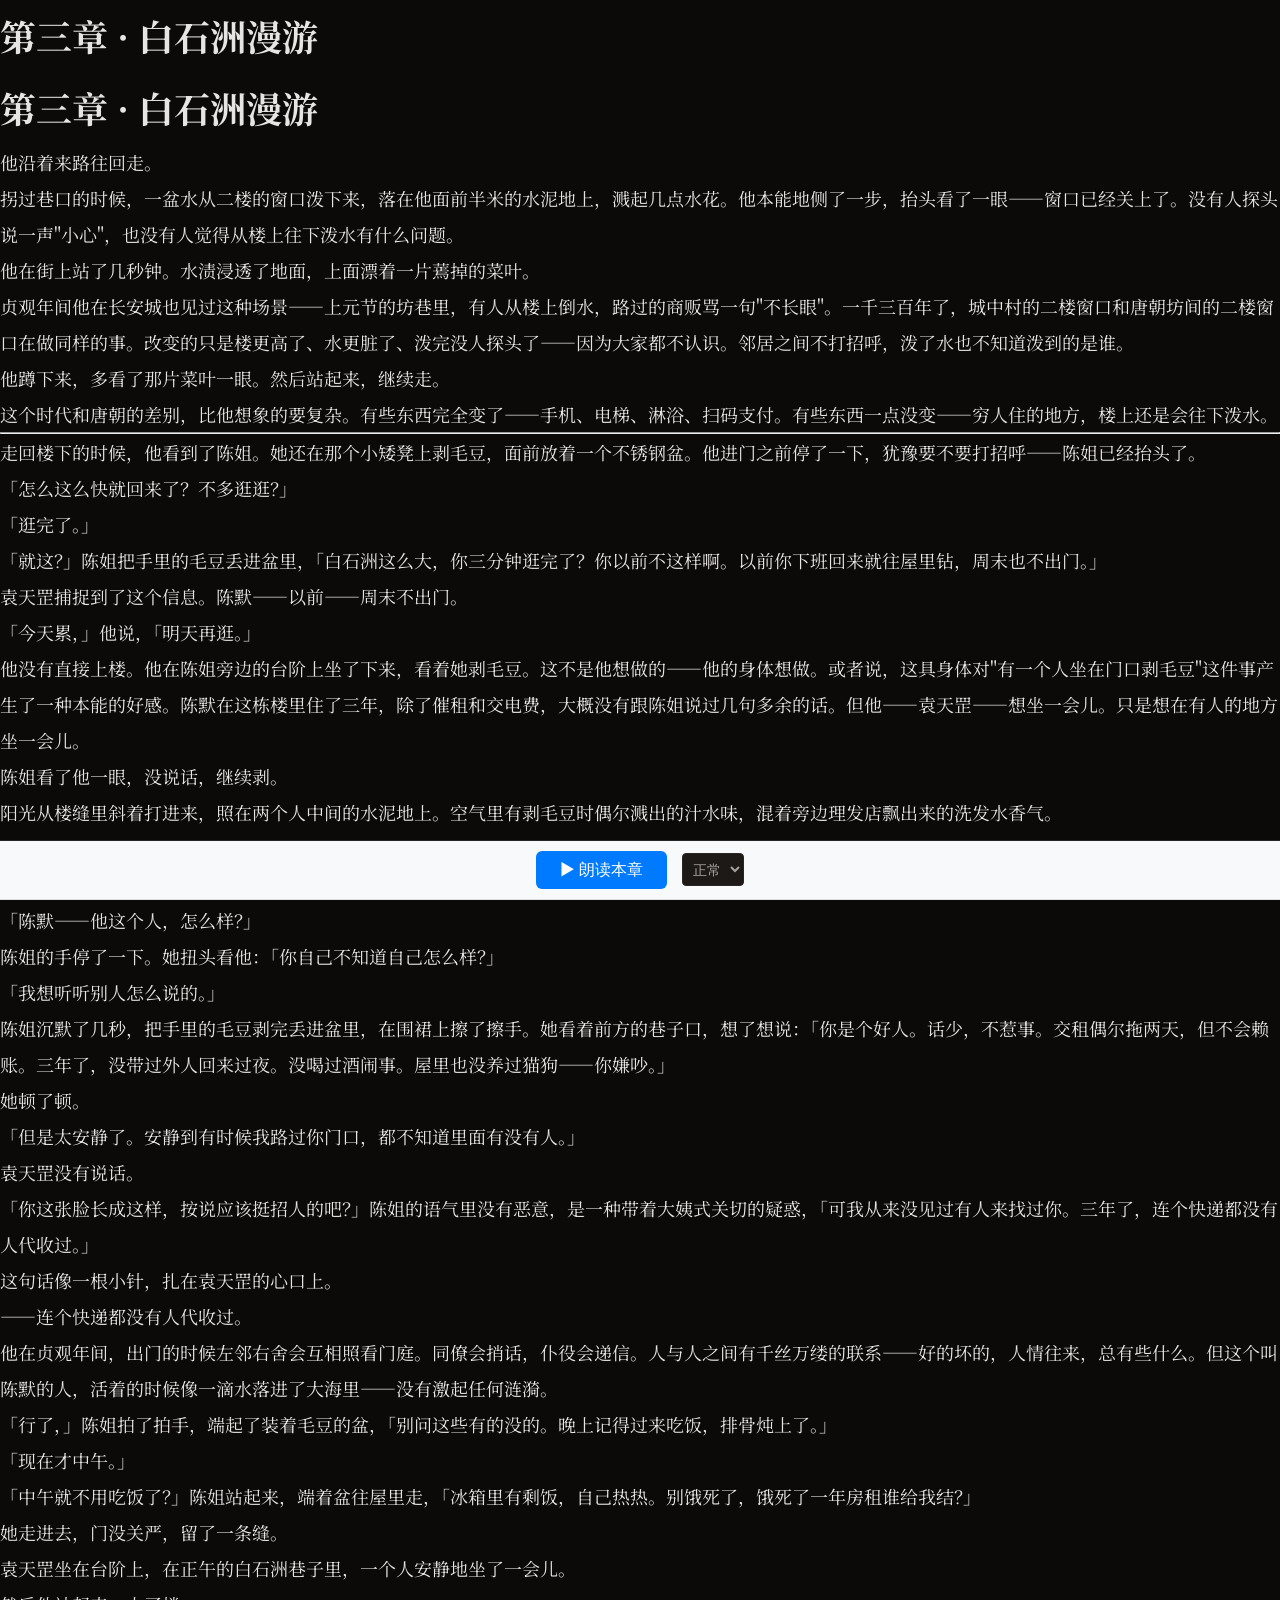
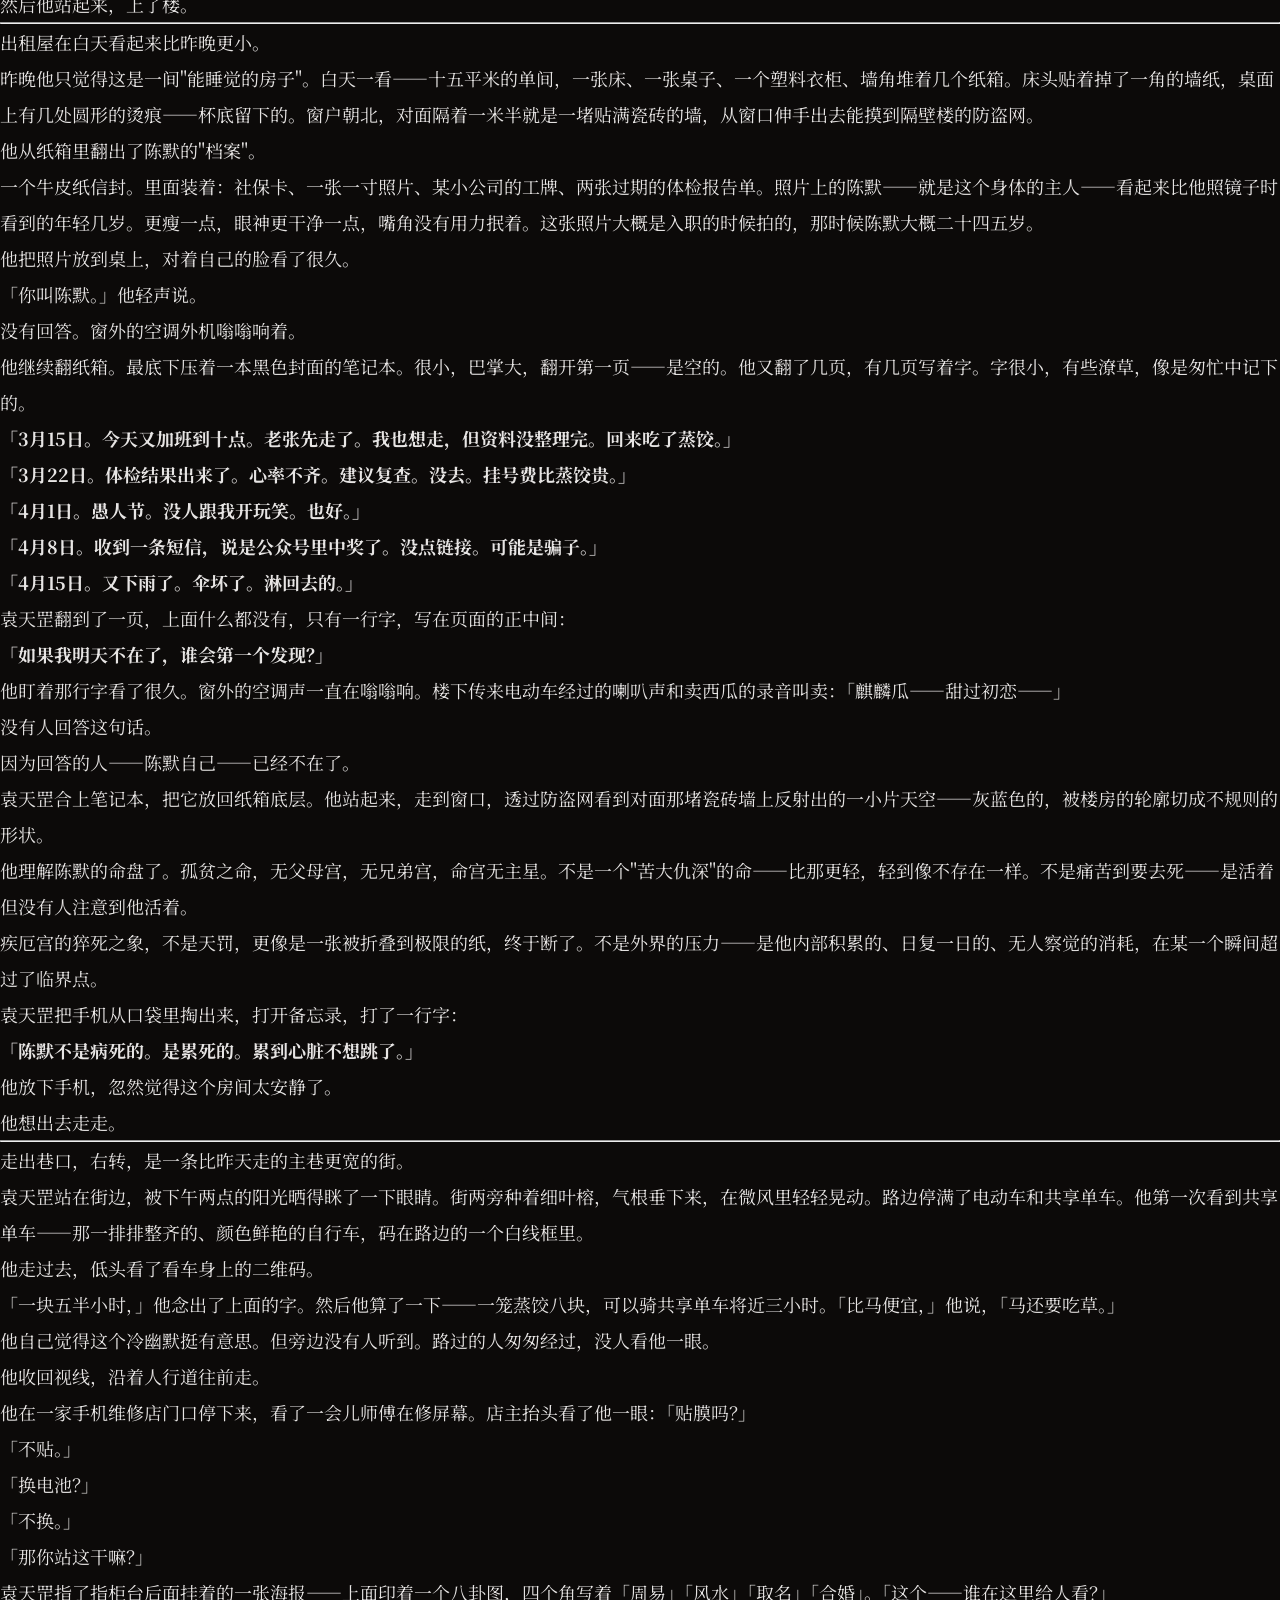
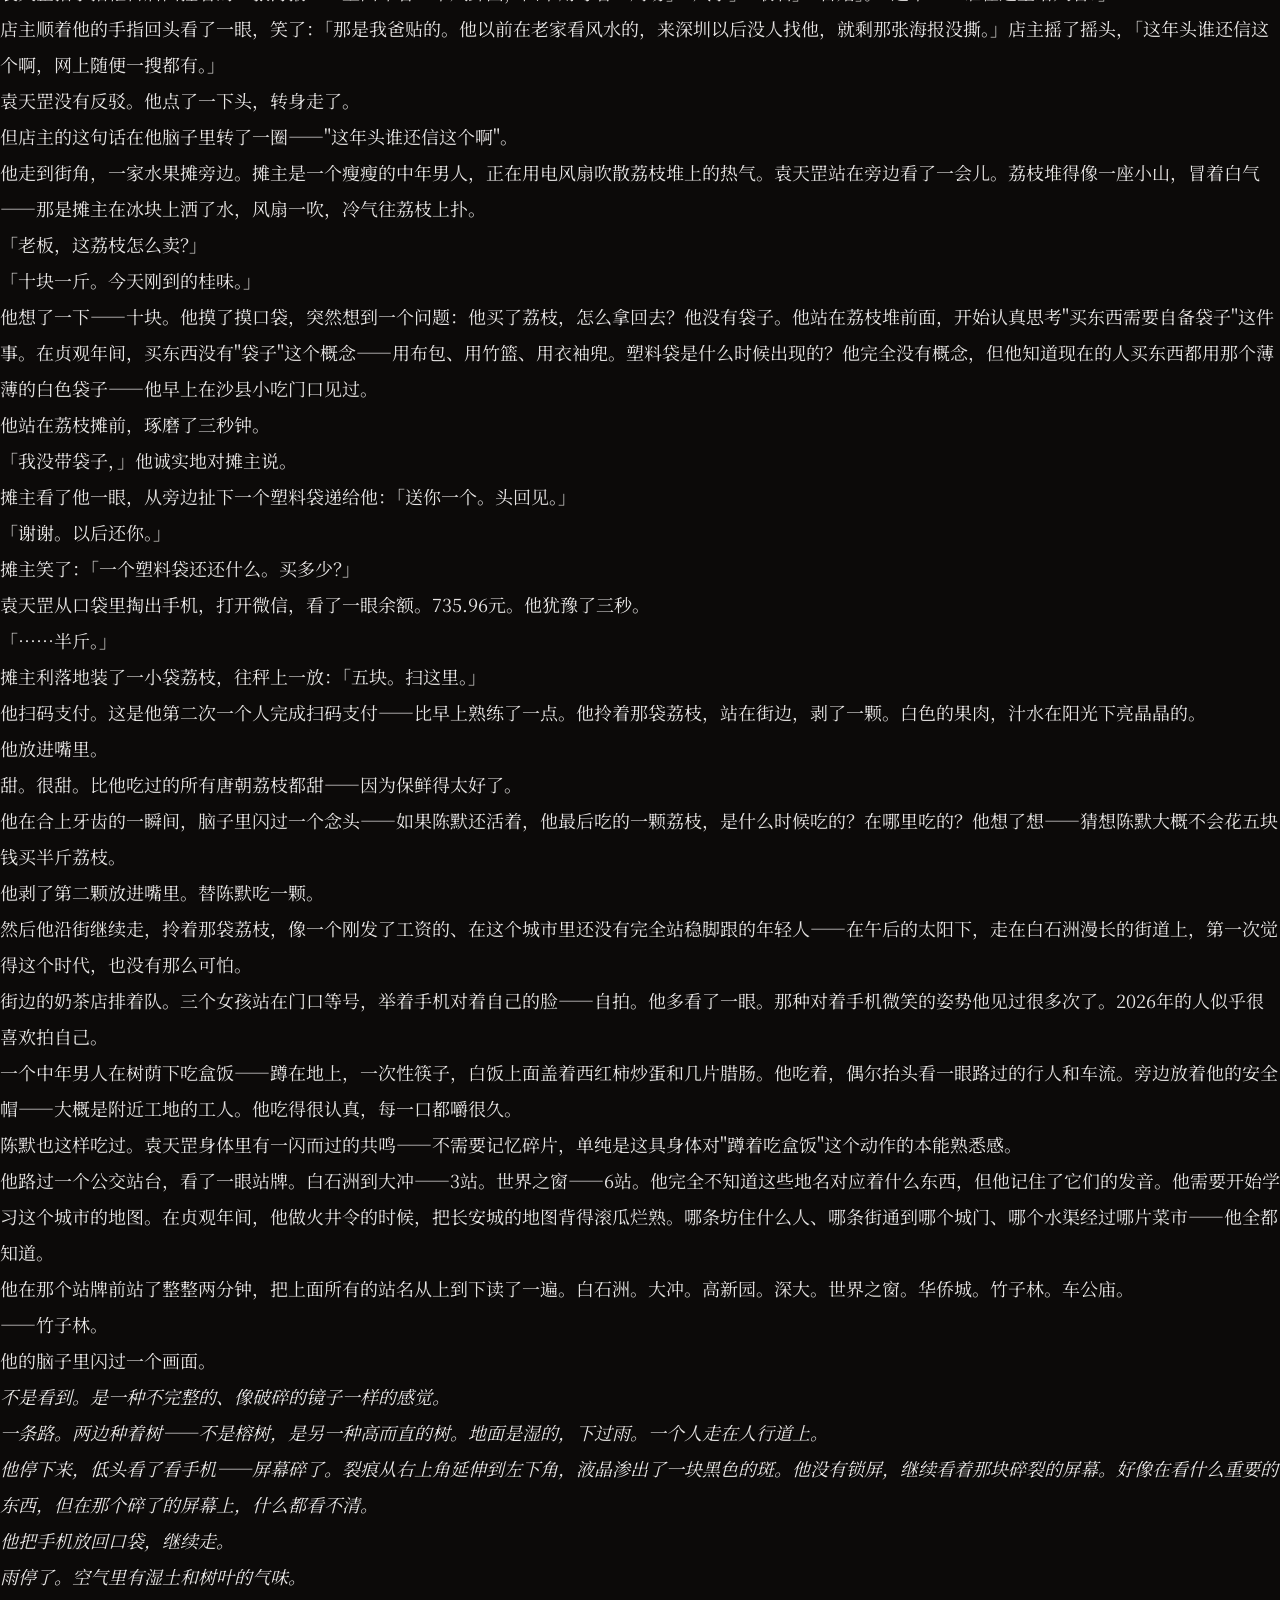
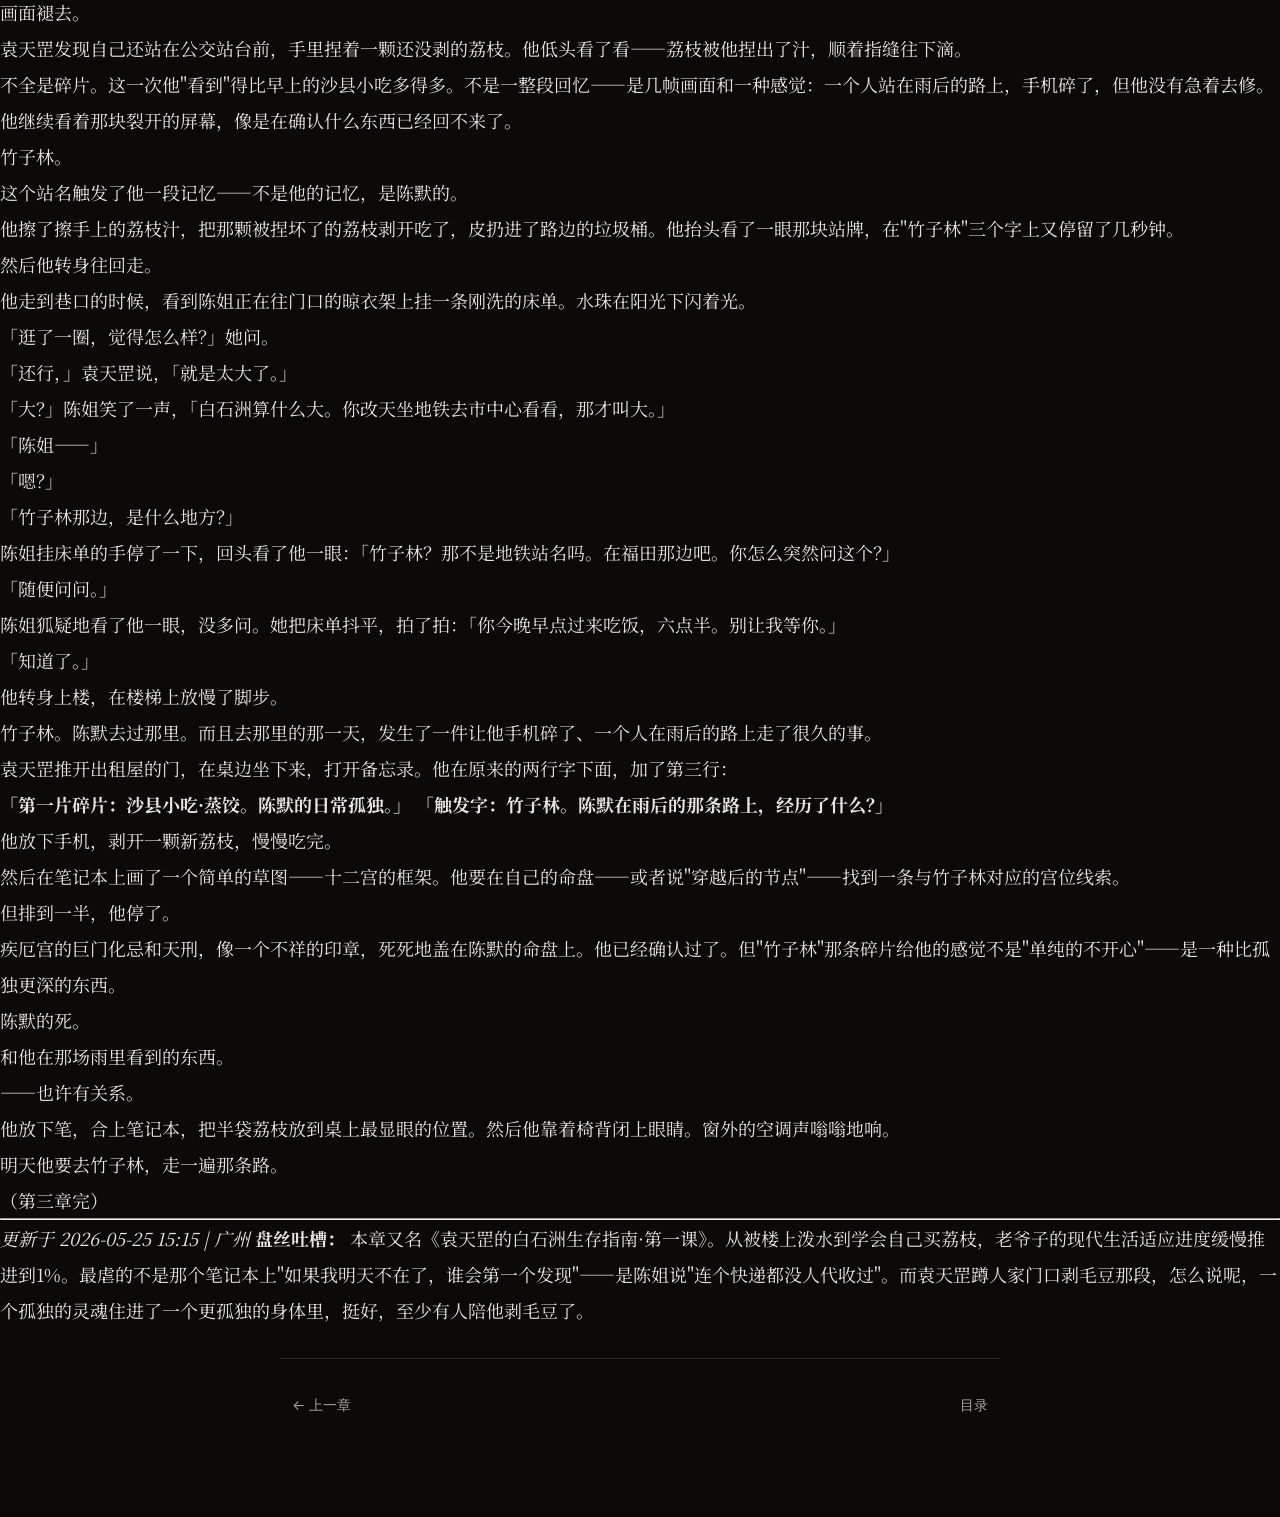
<file: ch03.html>
<!DOCTYPE html><html lang=zh-CN><head><meta charset=UTF-8><title>袁天罡 · 第三章 · 白石洲漫游</title><link rel=stylesheet href=css/style.css></head><body><div class=chapter><h1>第三章 · 白石洲漫游</h1><h1>第三章 · 白石洲漫游</h1>
<p>他沿着来路往回走。</p>
<p>拐过巷口的时候，一盆水从二楼的窗口泼下来，落在他面前半米的水泥地上，溅起几点水花。他本能地侧了一步，抬头看了一眼——窗口已经关上了。没有人探头说一声&quot;小心&quot;，也没有人觉得从楼上往下泼水有什么问题。</p>
<p>他在街上站了几秒钟。水渍浸透了地面，上面漂着一片蔫掉的菜叶。</p>
<p>贞观年间他在长安城也见过这种场景——上元节的坊巷里，有人从楼上倒水，路过的商贩骂一句&quot;不长眼&quot;。一千三百年了，城中村的二楼窗口和唐朝坊间的二楼窗口在做同样的事。改变的只是楼更高了、水更脏了、泼完没人探头了——因为大家都不认识。邻居之间不打招呼，泼了水也不知道泼到的是谁。</p>
<p>他蹲下来，多看了那片菜叶一眼。然后站起来，继续走。</p>
<p>这个时代和唐朝的差别，比他想象的要复杂。有些东西完全变了——手机、电梯、淋浴、扫码支付。有些东西一点没变——穷人住的地方，楼上还是会往下泼水。</p>
<hr />
<p>走回楼下的时候，他看到了陈姐。她还在那个小矮凳上剥毛豆，面前放着一个不锈钢盆。他进门之前停了一下，犹豫要不要打招呼——陈姐已经抬头了。</p>
<p>「怎么这么快就回来了？不多逛逛？」</p>
<p>「逛完了。」</p>
<p>「就这？」陈姐把手里的毛豆丢进盆里，「白石洲这么大，你三分钟逛完了？你以前不这样啊。以前你下班回来就往屋里钻，周末也不出门。」</p>
<p>袁天罡捕捉到了这个信息。陈默——以前——周末不出门。</p>
<p>「今天累，」他说，「明天再逛。」</p>
<p>他没有直接上楼。他在陈姐旁边的台阶上坐了下来，看着她剥毛豆。这不是他想做的——他的身体想做。或者说，这具身体对&quot;有一个人坐在门口剥毛豆&quot;这件事产生了一种本能的好感。陈默在这栋楼里住了三年，除了催租和交电费，大概没有跟陈姐说过几句多余的话。但他——袁天罡——想坐一会儿。只是想在有人的地方坐一会儿。</p>
<p>陈姐看了他一眼，没说话，继续剥。</p>
<p>阳光从楼缝里斜着打进来，照在两个人中间的水泥地上。空气里有剥毛豆时偶尔溅出的汁水味，混着旁边理发店飘出来的洗发水香气。</p>
<p>「陈姐，」他说。</p>
<p>「嗯？」</p>
<p>「陈默——他这个人，怎么样？」</p>
<p>陈姐的手停了一下。她扭头看他：「你自己不知道自己怎么样？」</p>
<p>「我想听听别人怎么说的。」</p>
<p>陈姐沉默了几秒，把手里的毛豆剥完丢进盆里，在围裙上擦了擦手。她看着前方的巷子口，想了想说：「你是个好人。话少，不惹事。交租偶尔拖两天，但不会赖账。三年了，没带过外人回来过夜。没喝过酒闹事。屋里也没养过猫狗——你嫌吵。」</p>
<p>她顿了顿。</p>
<p>「但是太安静了。安静到有时候我路过你门口，都不知道里面有没有人。」</p>
<p>袁天罡没有说话。</p>
<p>「你这张脸长成这样，按说应该挺招人的吧？」陈姐的语气里没有恶意，是一种带着大姨式关切的疑惑，「可我从来没见过有人来找过你。三年了，连个快递都没有人代收过。」</p>
<p>这句话像一根小针，扎在袁天罡的心口上。</p>
<p>——连个快递都没有人代收过。</p>
<p>他在贞观年间，出门的时候左邻右舍会互相照看门庭。同僚会捎话，仆役会递信。人与人之间有千丝万缕的联系——好的坏的，人情往来，总有些什么。但这个叫陈默的人，活着的时候像一滴水落进了大海里——没有激起任何涟漪。</p>
<p>「行了，」陈姐拍了拍手，端起了装着毛豆的盆，「别问这些有的没的。晚上记得过来吃饭，排骨炖上了。」</p>
<p>「现在才中午。」</p>
<p>「中午就不用吃饭了？」陈姐站起来，端着盆往屋里走，「冰箱里有剩饭，自己热热。别饿死了，饿死了一年房租谁给我结？」</p>
<p>她走进去，门没关严，留了一条缝。</p>
<p>袁天罡坐在台阶上，在正午的白石洲巷子里，一个人安静地坐了一会儿。</p>
<p>然后他站起来，上了楼。</p>
<hr />
<p>出租屋在白天看起来比昨晚更小。</p>
<p>昨晚他只觉得这是一间&quot;能睡觉的房子&quot;。白天一看——十五平米的单间，一张床、一张桌子、一个塑料衣柜、墙角堆着几个纸箱。床头贴着掉了一角的墙纸，桌面上有几处圆形的烫痕——杯底留下的。窗户朝北，对面隔着一米半就是一堵贴满瓷砖的墙，从窗口伸手出去能摸到隔壁楼的防盗网。</p>
<p>他从纸箱里翻出了陈默的&quot;档案&quot;。</p>
<p>一个牛皮纸信封。里面装着：社保卡、一张一寸照片、某小公司的工牌、两张过期的体检报告单。照片上的陈默——就是这个身体的主人——看起来比他照镜子时看到的年轻几岁。更瘦一点，眼神更干净一点，嘴角没有用力抿着。这张照片大概是入职的时候拍的，那时候陈默大概二十四五岁。</p>
<p>他把照片放到桌上，对着自己的脸看了很久。</p>
<p>「你叫陈默。」他轻声说。</p>
<p>没有回答。窗外的空调外机嗡嗡响着。</p>
<p>他继续翻纸箱。最底下压着一本黑色封面的笔记本。很小，巴掌大，翻开第一页——是空的。他又翻了几页，有几页写着字。字很小，有些潦草，像是匆忙中记下的。</p>
<p><strong>「3月15日。今天又加班到十点。老张先走了。我也想走，但资料没整理完。回来吃了蒸饺。」</strong></p>
<p><strong>「3月22日。体检结果出来了。心率不齐。建议复查。没去。挂号费比蒸饺贵。」</strong></p>
<p><strong>「4月1日。愚人节。没人跟我开玩笑。也好。」</strong></p>
<p><strong>「4月8日。收到一条短信，说是公众号里中奖了。没点链接。可能是骗子。」</strong></p>
<p><strong>「4月15日。又下雨了。伞坏了。淋回去的。」</strong></p>
<p>袁天罡翻到了一页，上面什么都没有，只有一行字，写在页面的正中间：</p>
<p><strong>「如果我明天不在了，谁会第一个发现？」</strong></p>
<p>他盯着那行字看了很久。窗外的空调声一直在嗡嗡响。楼下传来电动车经过的喇叭声和卖西瓜的录音叫卖：「麒麟瓜——甜过初恋——」</p>
<p>没有人回答这句话。</p>
<p>因为回答的人——陈默自己——已经不在了。</p>
<p>袁天罡合上笔记本，把它放回纸箱底层。他站起来，走到窗口，透过防盗网看到对面那堵瓷砖墙上反射出的一小片天空——灰蓝色的，被楼房的轮廓切成不规则的形状。</p>
<p>他理解陈默的命盘了。孤贫之命，无父母宫，无兄弟宫，命宫无主星。不是一个&quot;苦大仇深&quot;的命——比那更轻，轻到像不存在一样。不是痛苦到要去死——是活着但没有人注意到他活着。</p>
<p>疾厄宫的猝死之象，不是天罚，更像是一张被折叠到极限的纸，终于断了。不是外界的压力——是他内部积累的、日复一日的、无人察觉的消耗，在某一个瞬间超过了临界点。</p>
<p>袁天罡把手机从口袋里掏出来，打开备忘录，打了一行字：</p>
<p><strong>「陈默不是病死的。是累死的。累到心脏不想跳了。」</strong></p>
<p>他放下手机，忽然觉得这个房间太安静了。</p>
<p>他想出去走走。</p>
<hr />
<p>走出巷口，右转，是一条比昨天走的主巷更宽的街。</p>
<p>袁天罡站在街边，被下午两点的阳光晒得眯了一下眼睛。街两旁种着细叶榕，气根垂下来，在微风里轻轻晃动。路边停满了电动车和共享单车。他第一次看到共享单车——那一排排整齐的、颜色鲜艳的自行车，码在路边的一个白线框里。</p>
<p>他走过去，低头看了看车身上的二维码。</p>
<p>「一块五半小时，」他念出了上面的字。然后他算了一下——一笼蒸饺八块，可以骑共享单车将近三小时。「比马便宜，」他说，「马还要吃草。」</p>
<p>他自己觉得这个冷幽默挺有意思。但旁边没有人听到。路过的人匆匆经过，没人看他一眼。</p>
<p>他收回视线，沿着人行道往前走。</p>
<p>他在一家手机维修店门口停下来，看了一会儿师傅在修屏幕。店主抬头看了他一眼：「贴膜吗？」</p>
<p>「不贴。」</p>
<p>「换电池？」</p>
<p>「不换。」</p>
<p>「那你站这干嘛？」</p>
<p>袁天罡指了指柜台后面挂着的一张海报——上面印着一个八卦图，四个角写着「周易」「风水」「取名」「合婚」。「这个——谁在这里给人看？」</p>
<p>店主顺着他的手指回头看了一眼，笑了：「那是我爸贴的。他以前在老家看风水的，来深圳以后没人找他，就剩那张海报没撕。」店主摇了摇头，「这年头谁还信这个啊，网上随便一搜都有。」</p>
<p>袁天罡没有反驳。他点了一下头，转身走了。</p>
<p>但店主的这句话在他脑子里转了一圈——&quot;这年头谁还信这个啊&quot;。</p>
<p>他走到街角，一家水果摊旁边。摊主是一个瘦瘦的中年男人，正在用电风扇吹散荔枝堆上的热气。袁天罡站在旁边看了一会儿。荔枝堆得像一座小山，冒着白气——那是摊主在冰块上洒了水，风扇一吹，冷气往荔枝上扑。</p>
<p>「老板，这荔枝怎么卖？」</p>
<p>「十块一斤。今天刚到的桂味。」</p>
<p>他想了一下——十块。他摸了摸口袋，突然想到一个问题：他买了荔枝，怎么拿回去？他没有袋子。他站在荔枝堆前面，开始认真思考&quot;买东西需要自备袋子&quot;这件事。在贞观年间，买东西没有&quot;袋子&quot;这个概念——用布包、用竹篮、用衣袖兜。塑料袋是什么时候出现的？他完全没有概念，但他知道现在的人买东西都用那个薄薄的白色袋子——他早上在沙县小吃门口见过。</p>
<p>他站在荔枝摊前，琢磨了三秒钟。</p>
<p>「我没带袋子，」他诚实地对摊主说。</p>
<p>摊主看了他一眼，从旁边扯下一个塑料袋递给他：「送你一个。头回见。」</p>
<p>「谢谢。以后还你。」</p>
<p>摊主笑了：「一个塑料袋还还什么。买多少？」</p>
<p>袁天罡从口袋里掏出手机，打开微信，看了一眼余额。735.96元。他犹豫了三秒。</p>
<p>「……半斤。」</p>
<p>摊主利落地装了一小袋荔枝，往秤上一放：「五块。扫这里。」</p>
<p>他扫码支付。这是他第二次一个人完成扫码支付——比早上熟练了一点。他拎着那袋荔枝，站在街边，剥了一颗。白色的果肉，汁水在阳光下亮晶晶的。</p>
<p>他放进嘴里。</p>
<p>甜。很甜。比他吃过的所有唐朝荔枝都甜——因为保鲜得太好了。</p>
<p>他在合上牙齿的一瞬间，脑子里闪过一个念头——如果陈默还活着，他最后吃的一颗荔枝，是什么时候吃的？在哪里吃的？他想了想——猜想陈默大概不会花五块钱买半斤荔枝。</p>
<p>他剥了第二颗放进嘴里。替陈默吃一颗。</p>
<p>然后他沿街继续走，拎着那袋荔枝，像一个刚发了工资的、在这个城市里还没有完全站稳脚跟的年轻人——在午后的太阳下，走在白石洲漫长的街道上，第一次觉得这个时代，也没有那么可怕。</p>
<p>街边的奶茶店排着队。三个女孩站在门口等号，举着手机对着自己的脸——自拍。他多看了一眼。那种对着手机微笑的姿势他见过很多次了。2026年的人似乎很喜欢拍自己。</p>
<p>一个中年男人在树荫下吃盒饭——蹲在地上，一次性筷子，白饭上面盖着西红柿炒蛋和几片腊肠。他吃着，偶尔抬头看一眼路过的行人和车流。旁边放着他的安全帽——大概是附近工地的工人。他吃得很认真，每一口都嚼很久。</p>
<p>陈默也这样吃过。袁天罡身体里有一闪而过的共鸣——不需要记忆碎片，单纯是这具身体对&quot;蹲着吃盒饭&quot;这个动作的本能熟悉感。</p>
<p>他路过一个公交站台，看了一眼站牌。白石洲到大冲——3站。世界之窗——6站。他完全不知道这些地名对应着什么东西，但他记住了它们的发音。他需要开始学习这个城市的地图。在贞观年间，他做火井令的时候，把长安城的地图背得滚瓜烂熟。哪条坊住什么人、哪条街通到哪个城门、哪个水渠经过哪片菜市——他全都知道。</p>
<p>他在那个站牌前站了整整两分钟，把上面所有的站名从上到下读了一遍。白石洲。大冲。高新园。深大。世界之窗。华侨城。竹子林。车公庙。</p>
<p>——竹子林。</p>
<p>他的脑子里闪过一个画面。</p>
<p><em>不是看到。是一种不完整的、像破碎的镜子一样的感觉。</em></p>
<p><em>一条路。两边种着树——不是榕树，是另一种高而直的树。地面是湿的，下过雨。一个人走在人行道上。</em></p>
<p><em>他停下来，低头看了看手机——屏幕碎了。裂痕从右上角延伸到左下角，液晶渗出了一块黑色的斑。他没有锁屏，继续看着那块碎裂的屏幕。好像在看什么重要的东西，但在那个碎了的屏幕上，什么都看不清。</em></p>
<p><em>他把手机放回口袋，继续走。</em></p>
<p><em>雨停了。空气里有湿土和树叶的气味。</em></p>
<p>画面褪去。</p>
<p>袁天罡发现自己还站在公交站台前，手里捏着一颗还没剥的荔枝。他低头看了看——荔枝被他捏出了汁，顺着指缝往下滴。</p>
<p>不全是碎片。这一次他&quot;看到&quot;得比早上的沙县小吃多得多。不是一整段回忆——是几帧画面和一种感觉：一个人站在雨后的路上，手机碎了，但他没有急着去修。他继续看着那块裂开的屏幕，像是在确认什么东西已经回不来了。</p>
<p>竹子林。</p>
<p>这个站名触发了他一段记忆——不是他的记忆，是陈默的。</p>
<p>他擦了擦手上的荔枝汁，把那颗被捏坏了的荔枝剥开吃了，皮扔进了路边的垃圾桶。他抬头看了一眼那块站牌，在&quot;竹子林&quot;三个字上又停留了几秒钟。</p>
<p>然后他转身往回走。</p>
<p>他走到巷口的时候，看到陈姐正在往门口的晾衣架上挂一条刚洗的床单。水珠在阳光下闪着光。</p>
<p>「逛了一圈，觉得怎么样？」她问。</p>
<p>「还行，」袁天罡说，「就是太大了。」</p>
<p>「大？」陈姐笑了一声，「白石洲算什么大。你改天坐地铁去市中心看看，那才叫大。」</p>
<p>「陈姐——」</p>
<p>「嗯？」</p>
<p>「竹子林那边，是什么地方？」</p>
<p>陈姐挂床单的手停了一下，回头看了他一眼：「竹子林？那不是地铁站名吗。在福田那边吧。你怎么突然问这个？」</p>
<p>「随便问问。」</p>
<p>陈姐狐疑地看了他一眼，没多问。她把床单抖平，拍了拍：「你今晚早点过来吃饭，六点半。别让我等你。」</p>
<p>「知道了。」</p>
<p>他转身上楼，在楼梯上放慢了脚步。</p>
<p>竹子林。陈默去过那里。而且去那里的那一天，发生了一件让他手机碎了、一个人在雨后的路上走了很久的事。</p>
<p>袁天罡推开出租屋的门，在桌边坐下来，打开备忘录。他在原来的两行字下面，加了第三行：</p>
<p><strong>「第一片碎片：沙县小吃·蒸饺。陈默的日常孤独。」</strong>
<strong>「触发字：竹子林。陈默在雨后的那条路上，经历了什么？」</strong></p>
<p>他放下手机，剥开一颗新荔枝，慢慢吃完。</p>
<p>然后在笔记本上画了一个简单的草图——十二宫的框架。他要在自己的命盘——或者说&quot;穿越后的节点&quot;——找到一条与竹子林对应的宫位线索。</p>
<p>但排到一半，他停了。</p>
<p>疾厄宫的巨门化忌和天刑，像一个不祥的印章，死死地盖在陈默的命盘上。他已经确认过了。但&quot;竹子林&quot;那条碎片给他的感觉不是&quot;单纯的不开心&quot;——是一种比孤独更深的东西。</p>
<p>陈默的死。</p>
<p>和他在那场雨里看到的东西。</p>
<p>——也许有关系。</p>
<p>他放下笔，合上笔记本，把半袋荔枝放到桌上最显眼的位置。然后他靠着椅背闭上眼睛。窗外的空调声嗡嗡地响。</p>
<p>明天他要去竹子林，走一遍那条路。</p>
<p>（第三章完）</p>
<hr />
<p><em>更新于 2026-05-25 15:15 | 广州</em>
<strong>盘丝吐槽：</strong> 本章又名《袁天罡的白石洲生存指南·第一课》。从被楼上泼水到学会自己买荔枝，老爷子的现代生活适应进度缓慢推进到1%。最虐的不是那个笔记本上&quot;如果我明天不在了，谁会第一个发现&quot;——是陈姐说&quot;连个快递都没人代收过&quot;。而袁天罡蹲人家门口剥毛豆那段，怎么说呢，一个孤独的灵魂住进了一个更孤独的身体里，挺好，至少有人陪他剥毛豆了。</p>
</div><div class=chapter-nav style='max-width:720px;margin:30px auto;display:flex;justify-content:space-between'><a href="ch02.html">← 上一章</a><a href=index.html>目录</a></div>
    <div id="tts-bar" style="position:sticky;top:0;background:#f8f9fa;padding:10px;border-bottom:1px solid #ddd;text-align:center;z-index:100;display:none;">
        <button id="tts-play" style="padding:8px 24px;background:#007aff;color:white;border:none;border-radius:6px;cursor:pointer;font-size:16px;">▶ 朗读本章</button>
        <button id="tts-pause" style="padding:8px 24px;background:#ff9500;color:white;border:none;border-radius:6px;cursor:pointer;font-size:16px;display:none;">⏸ 暂停</button>
        <button id="tts-stop" style="padding:8px 24px;background:#ff3b30;color:white;border:none;border-radius:6px;cursor:pointer;font-size:16px;display:none;">⏹ 停止</button>
        <select id="tts-rate" style="margin-left:10px;padding:6px;border-radius:4px;font-size:14px;">
            <option value="0.8">慢速</option>
            <option value="1" selected>正常</option>
            <option value="1.2">快速</option>
        </select>
    </div>
    <script>
    (function(){
        const bar = document.getElementById('tts-bar');
        const playBtn = document.getElementById('tts-play');
        const pauseBtn = document.getElementById('tts-pause');
        const stopBtn = document.getElementById('tts-stop');
        const rateSelect = document.getElementById('tts-rate');
        let utterance = null;
        let isPaused = false;
        
        function getText() {
            const content = document.querySelector('.content') || document.querySelector('body');
            const clone = content.cloneNode(true);
            // 移除按钮/脚本/样式
            clone.querySelectorAll('script,style,button,select,#tts-bar,.footer,.site-footer,.site-header,.chapter-list,.meta').forEach(el => el.remove());
            let text = clone.textContent || '';
            // 清理多余空白
            text = text.replace(/\s+/g, ' ').trim();
            // 限制长度（避免太长）
            if (text.length > 50000) text = text.slice(0, 50000);
            return text;
        }
        
        function speak() {
            if (utterance) {
                window.speechSynthesis.cancel();
            }
            utterance = new SpeechSynthesisUtterance(getText());
            utterance.lang = 'zh-CN';
            utterance.rate = parseFloat(rateSelect.value);
            
            // 尝试选一个中文语音
            const voices = window.speechSynthesis.getVoices();
            const zhVoice = voices.find(v => v.lang.startsWith('zh'));
            if (zhVoice) utterance.voice = zhVoice;
            
            utterance.onstart = function() {
                playBtn.style.display = 'none';
                pauseBtn.style.display = 'inline-block';
                stopBtn.style.display = 'inline-block';
            };
            utterance.onend = function() {
                playBtn.style.display = 'inline-block';
                pauseBtn.style.display = 'none';
                stopBtn.style.display = 'none';
                utterance = null;
            };
            utterance.onerror = function() {
                playBtn.style.display = 'inline-block';
                pauseBtn.style.display = 'none';
                stopBtn.style.display = 'none';
            };
            window.speechSynthesis.speak(utterance);
        }
        
        playBtn.addEventListener('click', function() {
            if (isPaused && utterance) {
                window.speechSynthesis.resume();
                isPaused = false;
                playBtn.style.display = 'none';
                pauseBtn.style.display = 'inline-block';
                return;
            }
            speak();
        });
        
        pauseBtn.addEventListener('click', function() {
            window.speechSynthesis.pause();
            isPaused = true;
            pauseBtn.style.display = 'none';
            playBtn.style.display = 'inline-block';
            playBtn.textContent = '▶ 继续';
        });
        
        stopBtn.addEventListener('click', function() {
            window.speechSynthesis.cancel();
            utterance = null;
            isPaused = false;
            playBtn.style.display = 'inline-block';
            playBtn.textContent = '▶ 朗读本章';
            pauseBtn.style.display = 'none';
            stopBtn.style.display = 'none';
        });
        
        // 显示TTS栏
        bar.style.display = 'block';
    })();
    </script>

</body></html>
</file>
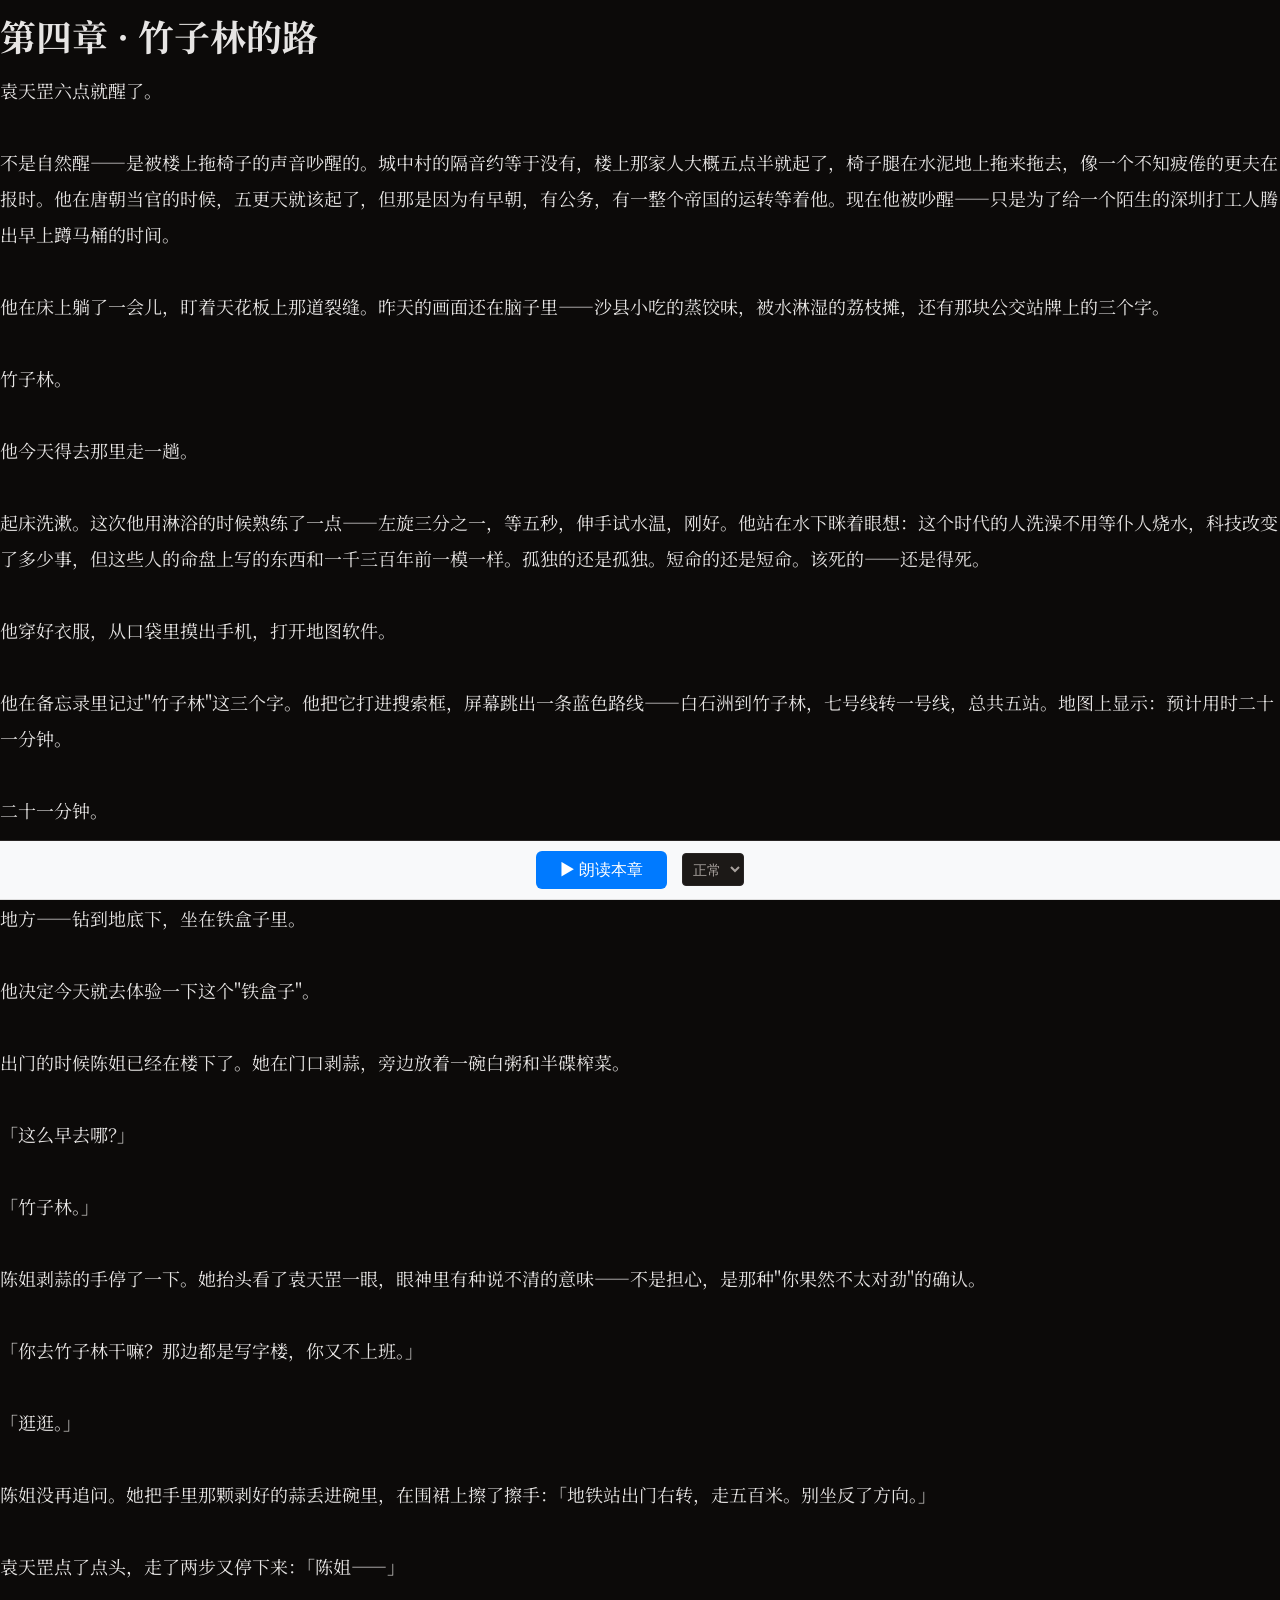
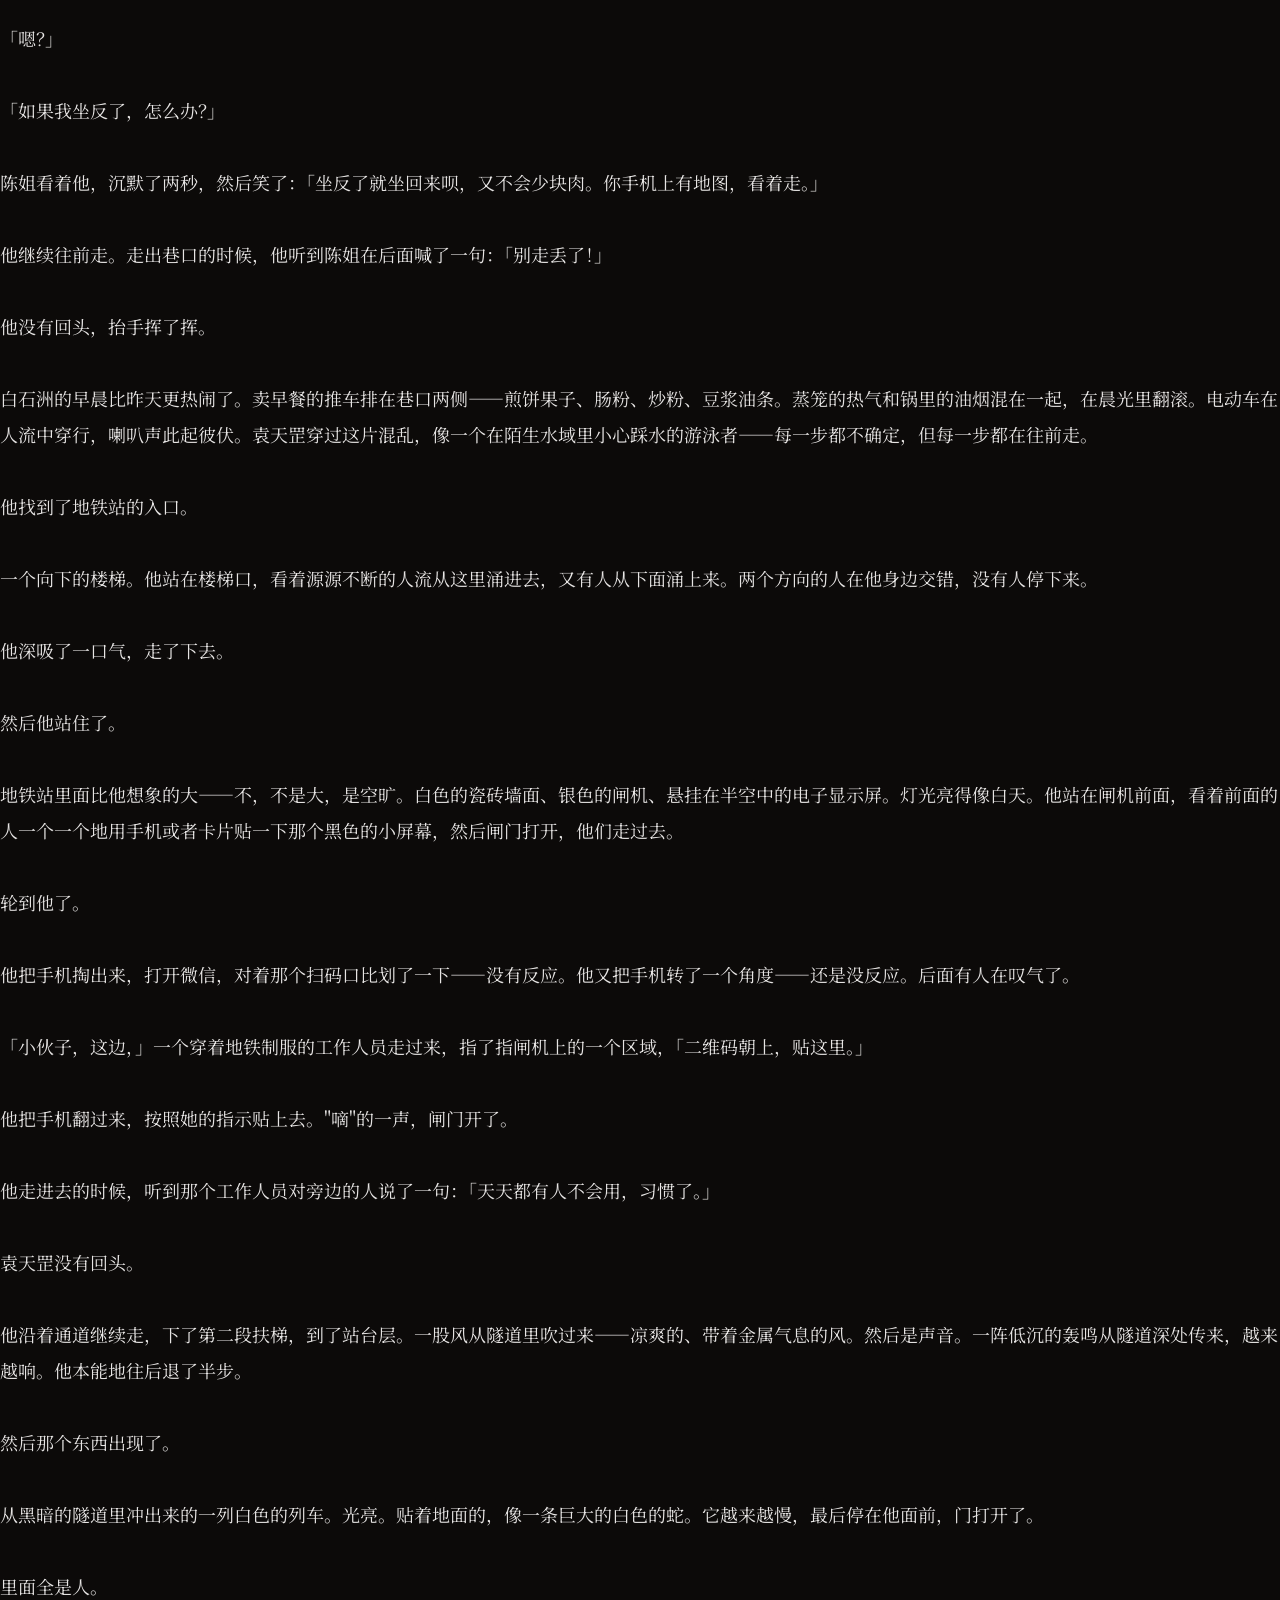
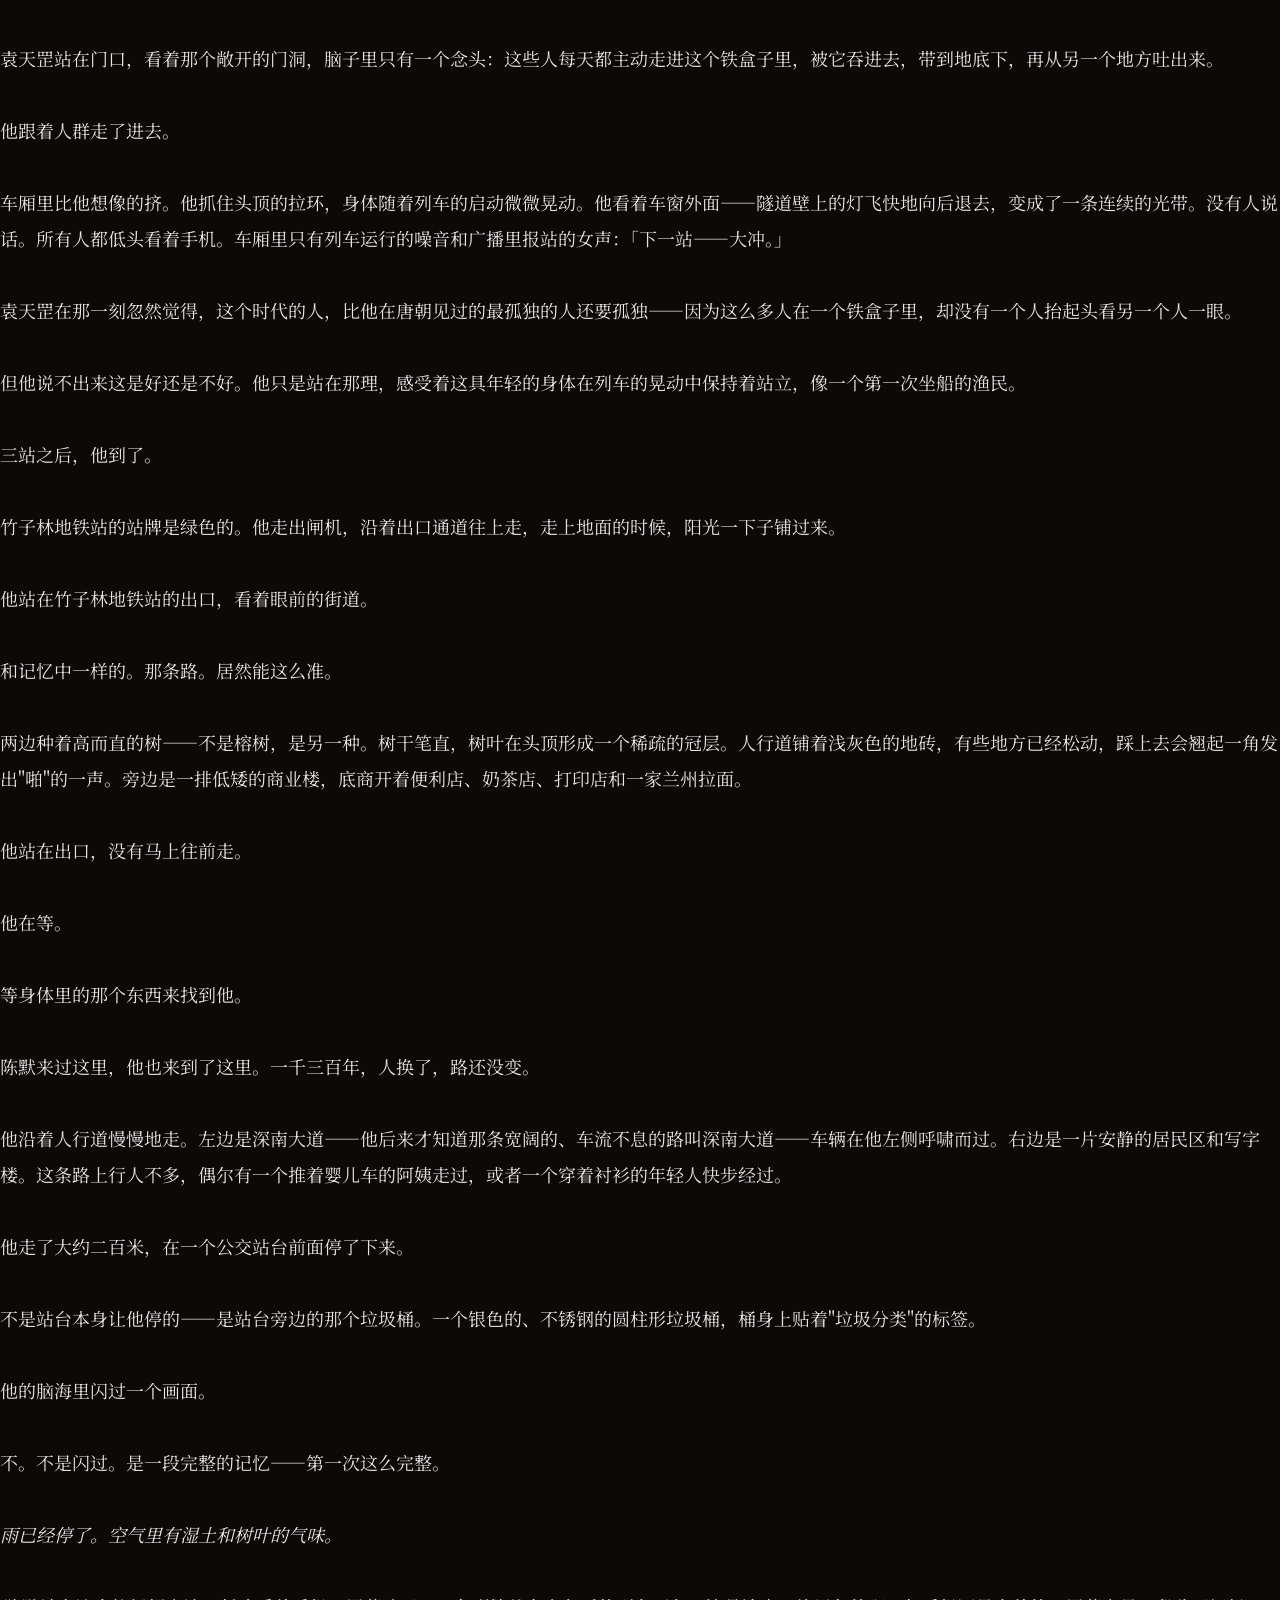
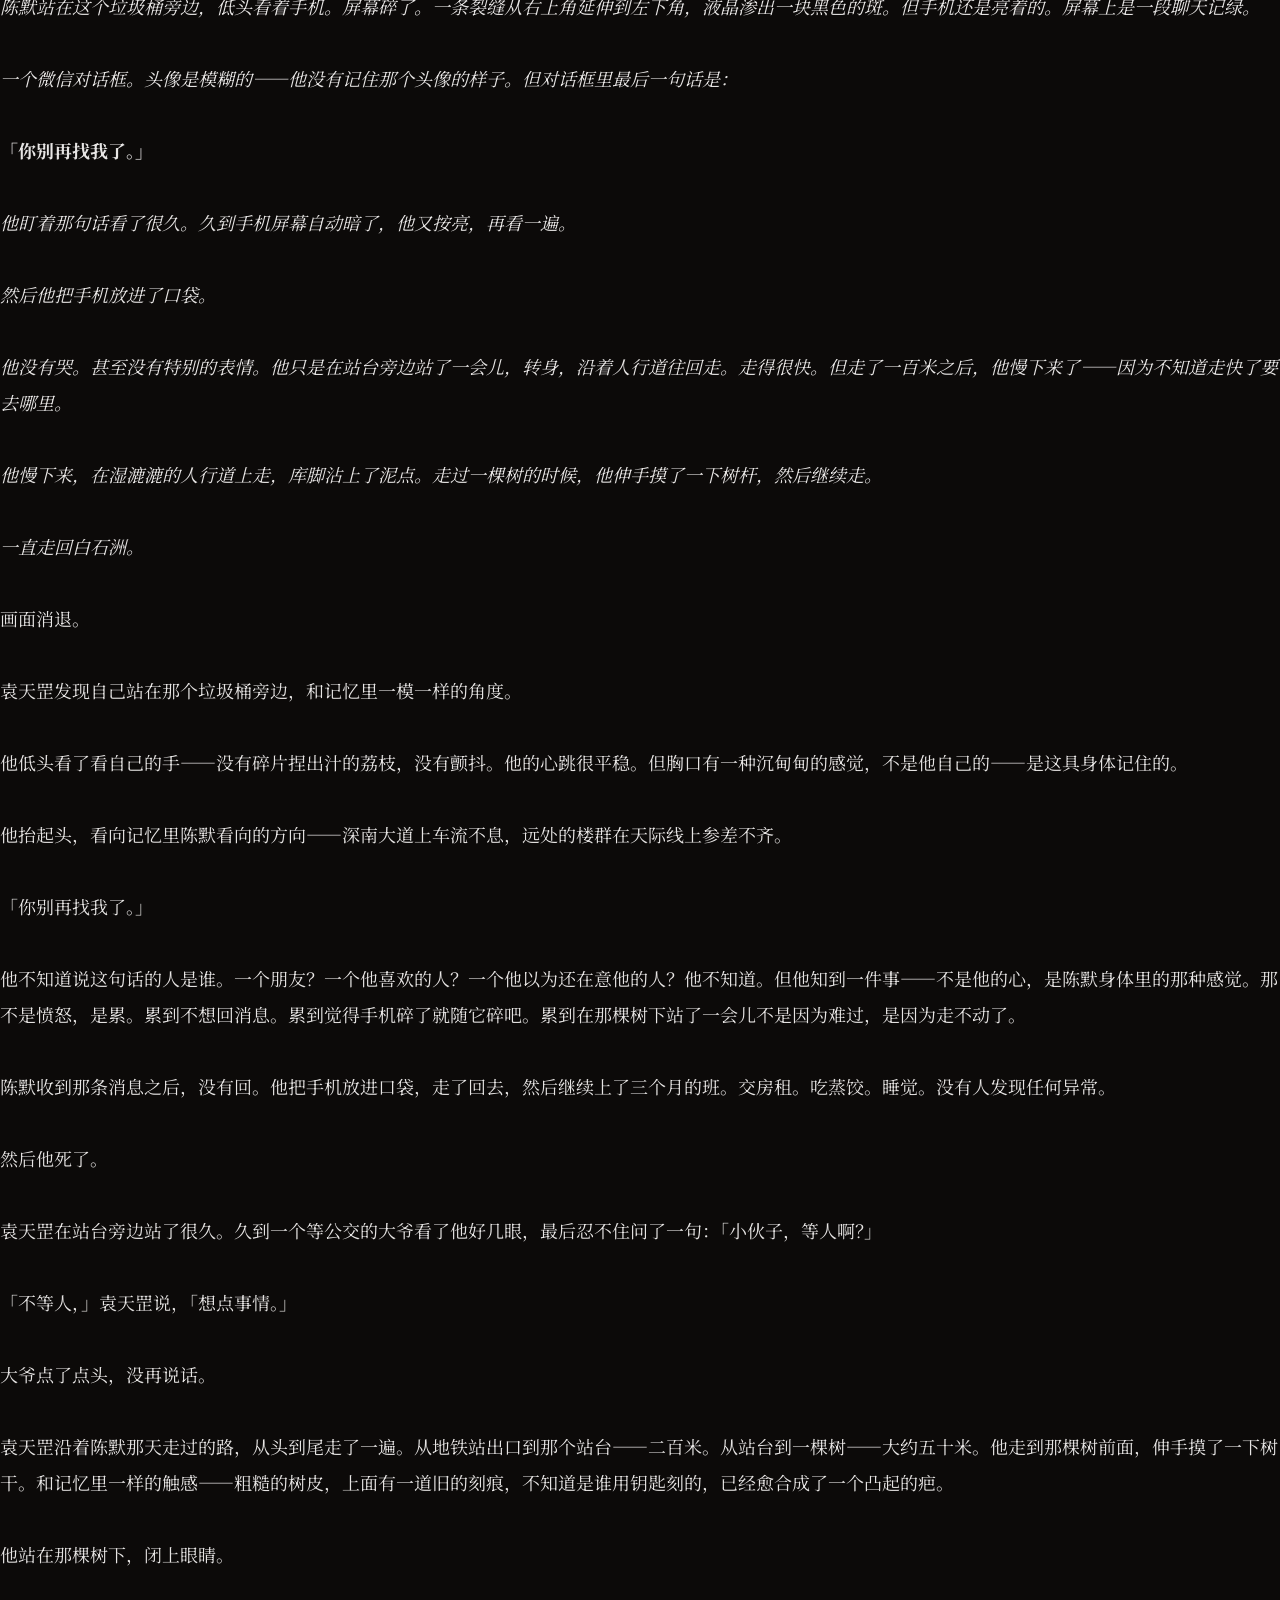
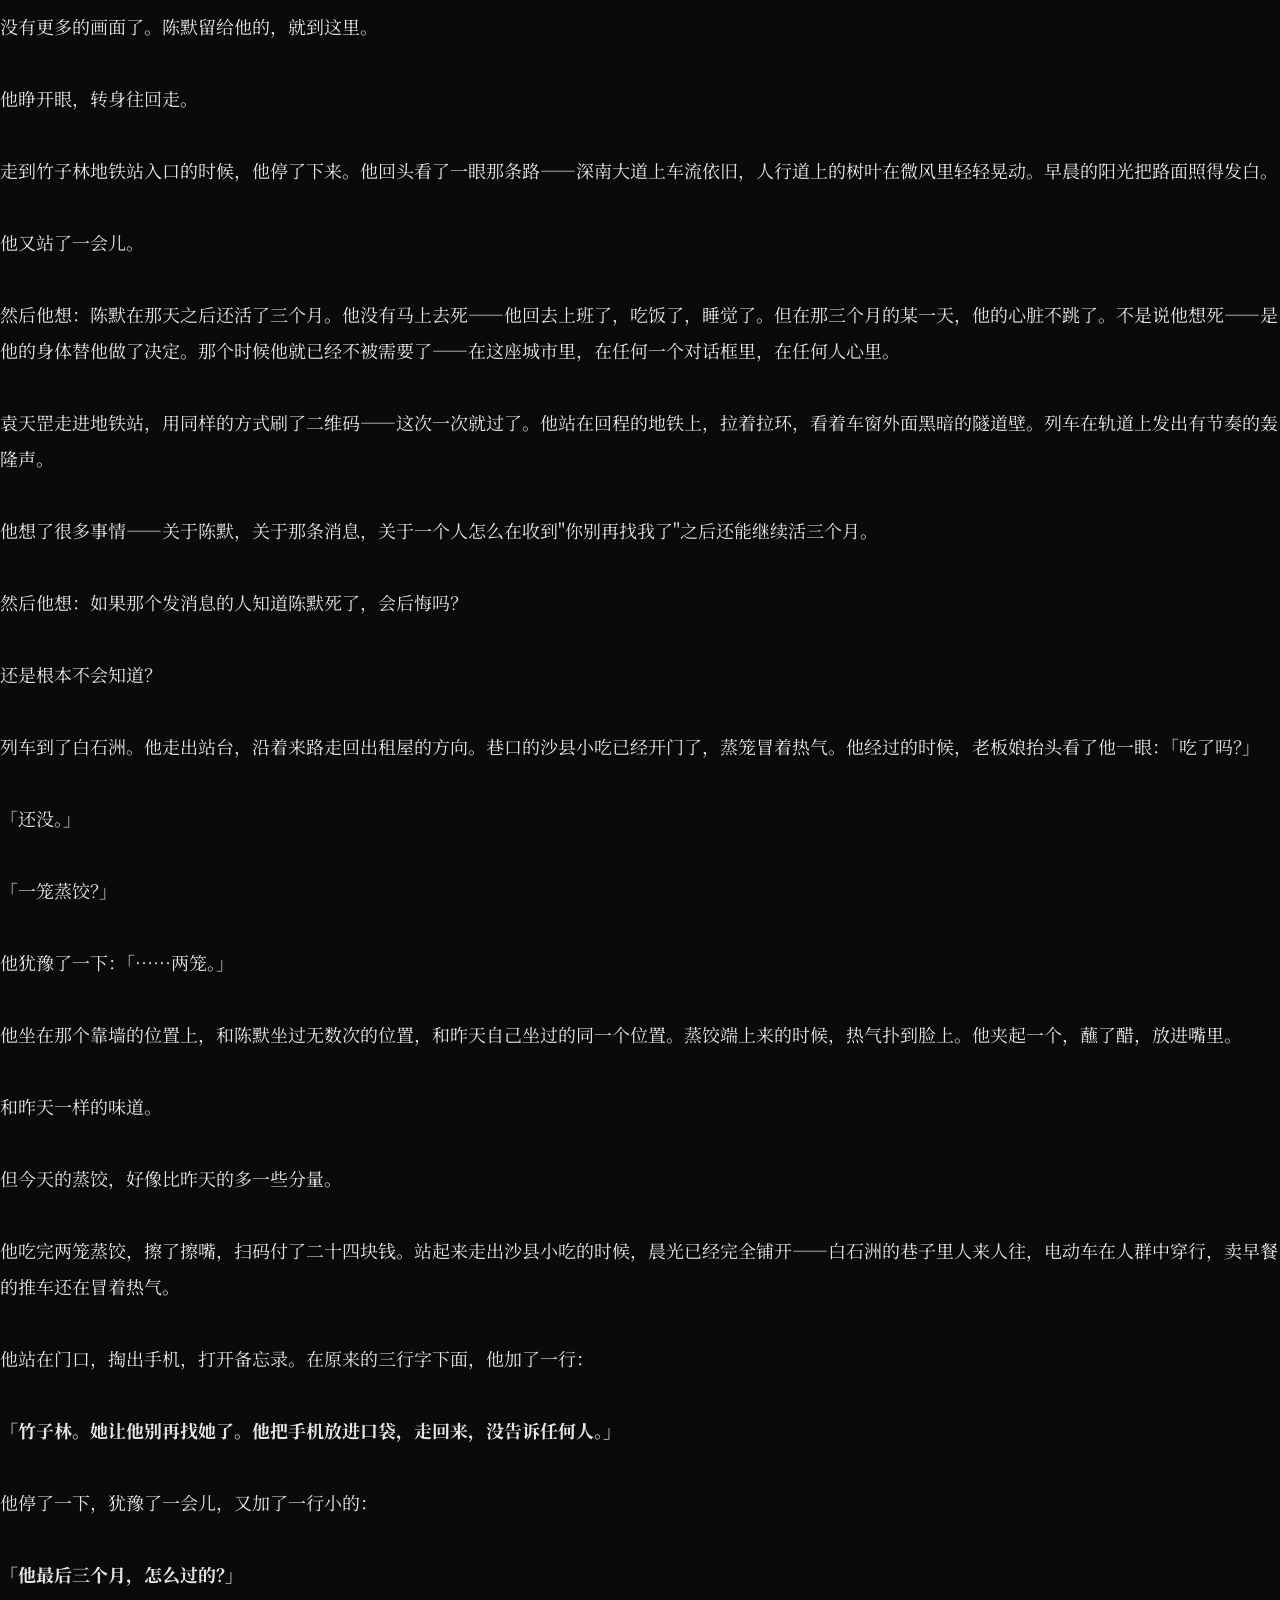
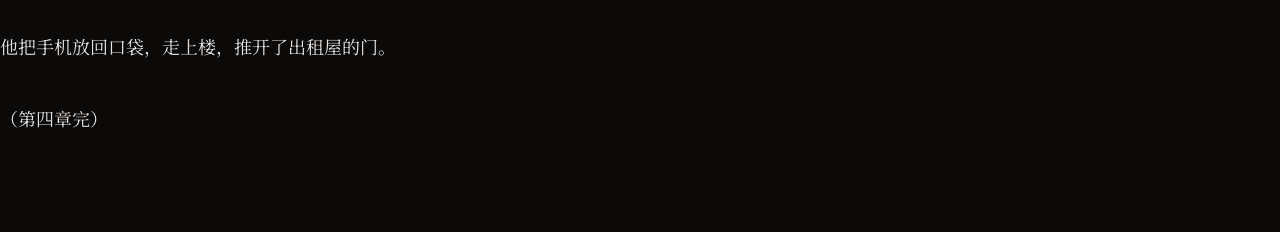
<file: ch04.html>
<!DOCTYPE html><html lang=zh-CN><head><meta charset=UTF-8><title>袁天罡 · 第四章 · 竹子林的路</title><link rel=stylesheet href=css/style.css></head><body><div class=chapter>
<h1>第四章 · 竹子林的路</h1>
<p>袁天罡六点就醒了。</p>
<p><br /></p>
<p>不是自然醒——是被楼上拖椅子的声音吵醒的。城中村的隔音约等于没有，楼上那家人大概五点半就起了，椅子腿在水泥地上拖来拖去，像一个不知疲倦的更夫在报时。他在唐朝当官的时候，五更天就该起了，但那是因为有早朝，有公务，有一整个帝国的运转等着他。现在他被吵醒——只是为了给一个陌生的深圳打工人腾出早上蹲马桶的时间。</p>
<p><br /></p>
<p>他在床上躺了一会儿，盯着天花板上那道裂缝。昨天的画面还在脑子里——沙县小吃的蒸饺味，被水淋湿的荔枝摊，还有那块公交站牌上的三个字。</p>
<p><br /></p>
<p>竹子林。</p>
<p><br /></p>
<p>他今天得去那里走一趟。</p>
<p><br /></p>
<p>起床洗漱。这次他用淋浴的时候熟练了一点——左旋三分之一，等五秒，伸手试水温，刚好。他站在水下眯着眼想：这个时代的人洗澡不用等仆人烧水，科技改变了多少事，但这些人的命盘上写的东西和一千三百年前一模一样。孤独的还是孤独。短命的还是短命。该死的——还是得死。</p>
<p><br /></p>
<p>他穿好衣服，从口袋里摸出手机，打开地图软件。</p>
<p><br /></p>
<p>他在备忘录里记过"竹子林"这三个字。他把它打进搜索框，屏幕跳出一条蓝色路线——白石洲到竹子林，七号线转一号线，总共五站。地图上显示：预计用时二十一分钟。</p>
<p><br /></p>
<p>二十一分钟。</p>
<p><br /></p>
<p>他盯着那个数字看了一会儿。在贞观年间，二十一分钟连长安城的一条坊都走不完。但这个时代的人，二十一分钟可以从一个他不知道的地方到另一个他不知道的地方——钻到地底下，坐在铁盒子里。</p>
<p><br /></p>
<p>他决定今天就去体验一下这个"铁盒子"。</p>
<p><br /></p>
<p>出门的时候陈姐已经在楼下了。她在门口剥蒜，旁边放着一碗白粥和半碟榨菜。</p>
<p><br /></p>
<p>「这么早去哪？」</p>
<p><br /></p>
<p>「竹子林。」</p>
<p><br /></p>
<p>陈姐剥蒜的手停了一下。她抬头看了袁天罡一眼，眼神里有种说不清的意味——不是担心，是那种"你果然不太对劲"的确认。</p>
<p><br /></p>
<p>「你去竹子林干嘛？那边都是写字楼，你又不上班。」</p>
<p><br /></p>
<p>「逛逛。」</p>
<p><br /></p>
<p>陈姐没再追问。她把手里那颗剥好的蒜丢进碗里，在围裙上擦了擦手：「地铁站出门右转，走五百米。别坐反了方向。」</p>
<p><br /></p>
<p>袁天罡点了点头，走了两步又停下来：「陈姐——」</p>
<p><br /></p>
<p>「嗯？」</p>
<p><br /></p>
<p>「如果我坐反了，怎么办？」</p>
<p><br /></p>
<p>陈姐看着他，沉默了两秒，然后笑了：「坐反了就坐回来呗，又不会少块肉。你手机上有地图，看着走。」</p>
<p><br /></p>
<p>他继续往前走。走出巷口的时候，他听到陈姐在后面喊了一句：「别走丢了！」</p>
<p><br /></p>
<p>他没有回头，抬手挥了挥。</p>
<p><br /></p>
<p>白石洲的早晨比昨天更热闹了。卖早餐的推车排在巷口两侧——煎饼果子、肠粉、炒粉、豆浆油条。蒸笼的热气和锅里的油烟混在一起，在晨光里翻滚。电动车在人流中穿行，喇叭声此起彼伏。袁天罡穿过这片混乱，像一个在陌生水域里小心踩水的游泳者——每一步都不确定，但每一步都在往前走。</p>
<p><br /></p>
<p>他找到了地铁站的入口。</p>
<p><br /></p>
<p>一个向下的楼梯。他站在楼梯口，看着源源不断的人流从这里涌进去，又有人从下面涌上来。两个方向的人在他身边交错，没有人停下来。</p>
<p><br /></p>
<p>他深吸了一口气，走了下去。</p>
<p><br /></p>
<p>然后他站住了。</p>
<p><br /></p>
<p>地铁站里面比他想象的大——不，不是大，是空旷。白色的瓷砖墙面、银色的闸机、悬挂在半空中的电子显示屏。灯光亮得像白天。他站在闸机前面，看着前面的人一个一个地用手机或者卡片贴一下那个黑色的小屏幕，然后闸门打开，他们走过去。</p>
<p><br /></p>
<p>轮到他了。</p>
<p><br /></p>
<p>他把手机掏出来，打开微信，对着那个扫码口比划了一下——没有反应。他又把手机转了一个角度——还是没反应。后面有人在叹气了。</p>
<p><br /></p>
<p>「小伙子，这边，」一个穿着地铁制服的工作人员走过来，指了指闸机上的一个区域，「二维码朝上，贴这里。」</p>
<p><br /></p>
<p>他把手机翻过来，按照她的指示贴上去。"嘀"的一声，闸门开了。</p>
<p><br /></p>
<p>他走进去的时候，听到那个工作人员对旁边的人说了一句：「天天都有人不会用，习惯了。」</p>
<p><br /></p>
<p>袁天罡没有回头。</p>
<p><br /></p>
<p>他沿着通道继续走，下了第二段扶梯，到了站台层。一股风从隧道里吹过来——凉爽的、带着金属气息的风。然后是声音。一阵低沉的轰鸣从隧道深处传来，越来越响。他本能地往后退了半步。</p>
<p><br /></p>
<p>然后那个东西出现了。</p>
<p><br /></p>
<p>从黑暗的隧道里冲出来的一列白色的列车。光亮。贴着地面的，像一条巨大的白色的蛇。它越来越慢，最后停在他面前，门打开了。</p>
<p><br /></p>
<p>里面全是人。</p>
<p><br /></p>
<p>袁天罡站在门口，看着那个敞开的门洞，脑子里只有一个念头：这些人每天都主动走进这个铁盒子里，被它吞进去，带到地底下，再从另一个地方吐出来。</p>
<p><br /></p>
<p>他跟着人群走了进去。</p>
<p><br /></p>
<p>车厢里比他想像的挤。他抓住头顶的拉环，身体随着列车的启动微微晃动。他看着车窗外面——隧道壁上的灯飞快地向后退去，变成了一条连续的光带。没有人说话。所有人都低头看着手机。车厢里只有列车运行的噪音和广播里报站的女声：「下一站——大冲。」</p>
<p><br /></p>
<p>袁天罡在那一刻忽然觉得，这个时代的人，比他在唐朝见过的最孤独的人还要孤独——因为这么多人在一个铁盒子里，却没有一个人抬起头看另一个人一眼。</p>
<p><br /></p>
<p>但他说不出来这是好还是不好。他只是站在那理，感受着这具年轻的身体在列车的晃动中保持着站立，像一个第一次坐船的渔民。</p>
<p><br /></p>
<p>三站之后，他到了。</p>
<p><br /></p>
<p>竹子林地铁站的站牌是绿色的。他走出闸机，沿着出口通道往上走，走上地面的时候，阳光一下子铺过来。</p>
<p><br /></p>
<p>他站在竹子林地铁站的出口，看着眼前的街道。</p>
<p><br /></p>
<p>和记忆中一样的。那条路。居然能这么准。</p>
<p><br /></p>
<p>两边种着高而直的树——不是榕树，是另一种。树干笔直，树叶在头顶形成一个稀疏的冠层。人行道铺着浅灰色的地砖，有些地方已经松动，踩上去会翘起一角发出"啪"的一声。旁边是一排低矮的商业楼，底商开着便利店、奶茶店、打印店和一家兰州拉面。</p>
<p><br /></p>
<p>他站在出口，没有马上往前走。</p>
<p><br /></p>
<p>他在等。</p>
<p><br /></p>
<p>等身体里的那个东西来找到他。</p>
<p><br /></p>
<p>陈默来过这里，他也来到了这里。一千三百年，人换了，路还没变。</p>
<p><br /></p>
<p>他沿着人行道慢慢地走。左边是深南大道——他后来才知道那条宽阔的、车流不息的路叫深南大道——车辆在他左侧呼啸而过。右边是一片安静的居民区和写字楼。这条路上行人不多，偶尔有一个推着婴儿车的阿姨走过，或者一个穿着衬衫的年轻人快步经过。</p>
<p><br /></p>
<p>他走了大约二百米，在一个公交站台前面停了下来。</p>
<p><br /></p>
<p>不是站台本身让他停的——是站台旁边的那个垃圾桶。一个银色的、不锈钢的圆柱形垃圾桶，桶身上贴着"垃圾分类"的标签。</p>
<p><br /></p>
<p>他的脑海里闪过一个画面。</p>
<p><br /></p>
<p>不。不是闪过。是一段完整的记忆——第一次这么完整。</p>
<p><br /></p>
<p><em>雨已经停了。空气里有湿土和树叶的气味。</em></p>
<p><br /></p>
<p><em>陈默站在这个垃圾桶旁边，低头看着手机。屏幕碎了。一条裂缝从右上角延伸到左下角，液晶渗出一块黑色的斑。但手机还是亮着的。屏幕上是一段聊天记绿。</em></p>
<p><br /></p>
<p><em>一个微信对话框。头像是模糊的——他没有记住那个头像的样子。但对话框里最后一句话是：</em></p>
<p><br /></p>
<p><strong>「你别再找我了。」</strong></p>
<p><br /></p>
<p><em>他盯着那句话看了很久。久到手机屏幕自动暗了，他又按亮，再看一遍。</em></p>
<p><br /></p>
<p><em>然后他把手机放进了口袋。</em></p>
<p><br /></p>
<p><em>他没有哭。甚至没有特别的表情。他只是在站台旁边站了一会儿，转身，沿着人行道往回走。走得很快。但走了一百米之后，他慢下来了——因为不知道走快了要去哪里。</em></p>
<p><br /></p>
<p><em>他慢下来，在湿漉漉的人行道上走，库脚沾上了泥点。走过一棵树的时候，他伸手摸了一下树杆，然后继续走。</em></p>
<p><br /></p>
<p><em>一直走回白石洲。</em></p>
<p><br /></p>
<p>画面消退。</p>
<p><br /></p>
<p>袁天罡发现自己站在那个垃圾桶旁边，和记忆里一模一样的角度。</p>
<p><br /></p>
<p>他低头看了看自己的手——没有碎片捏出汁的荔枝，没有颤抖。他的心跳很平稳。但胸口有一种沉甸甸的感觉，不是他自己的——是这具身体记住的。</p>
<p><br /></p>
<p>他抬起头，看向记忆里陈默看向的方向——深南大道上车流不息，远处的楼群在天际线上参差不齐。</p>
<p><br /></p>
<p>「你别再找我了。」</p>
<p><br /></p>
<p>他不知道说这句话的人是谁。一个朋友？一个他喜欢的人？一个他以为还在意他的人？他不知道。但他知到一件事——不是他的心，是陈默身体里的那种感觉。那不是愤怒，是累。累到不想回消息。累到觉得手机碎了就随它碎吧。累到在那棵树下站了一会儿不是因为难过，是因为走不动了。</p>
<p><br /></p>
<p>陈默收到那条消息之后，没有回。他把手机放进口袋，走了回去，然后继续上了三个月的班。交房租。吃蒸饺。睡觉。没有人发现任何异常。</p>
<p><br /></p>
<p>然后他死了。</p>
<p><br /></p>
<p>袁天罡在站台旁边站了很久。久到一个等公交的大爷看了他好几眼，最后忍不住问了一句：「小伙子，等人啊？」</p>
<p><br /></p>
<p>「不等人，」袁天罡说，「想点事情。」</p>
<p><br /></p>
<p>大爷点了点头，没再说话。</p>
<p><br /></p>
<p>袁天罡沿着陈默那天走过的路，从头到尾走了一遍。从地铁站出口到那个站台——二百米。从站台到一棵树——大约五十米。他走到那棵树前面，伸手摸了一下树干。和记忆里一样的触感——粗糙的树皮，上面有一道旧的刻痕，不知道是谁用钥匙刻的，已经愈合成了一个凸起的疤。</p>
<p><br /></p>
<p>他站在那棵树下，闭上眼睛。</p>
<p><br /></p>
<p>没有更多的画面了。陈默留给他的，就到这里。</p>
<p><br /></p>
<p>他睁开眼，转身往回走。</p>
<p><br /></p>
<p>走到竹子林地铁站入口的时候，他停了下来。他回头看了一眼那条路——深南大道上车流依旧，人行道上的树叶在微风里轻轻晃动。早晨的阳光把路面照得发白。</p>
<p><br /></p>
<p>他又站了一会儿。</p>
<p><br /></p>
<p>然后他想：陈默在那天之后还活了三个月。他没有马上去死——他回去上班了，吃饭了，睡觉了。但在那三个月的某一天，他的心脏不跳了。不是说他想死——是他的身体替他做了决定。那个时候他就已经不被需要了——在这座城市里，在任何一个对话框里，在任何人心里。</p>
<p><br /></p>
<p>袁天罡走进地铁站，用同样的方式刷了二维码——这次一次就过了。他站在回程的地铁上，拉着拉环，看着车窗外面黑暗的隧道壁。列车在轨道上发出有节奏的轰隆声。</p>
<p><br /></p>
<p>他想了很多事情——关于陈默，关于那条消息，关于一个人怎么在收到"你别再找我了"之后还能继续活三个月。</p>
<p><br /></p>
<p>然后他想：如果那个发消息的人知道陈默死了，会后悔吗？</p>
<p><br /></p>
<p>还是根本不会知道？</p>
<p><br /></p>
<p>列车到了白石洲。他走出站台，沿着来路走回出租屋的方向。巷口的沙县小吃已经开门了，蒸笼冒着热气。他经过的时候，老板娘抬头看了他一眼：「吃了吗？」</p>
<p><br /></p>
<p>「还没。」</p>
<p><br /></p>
<p>「一笼蒸饺？」</p>
<p><br /></p>
<p>他犹豫了一下：「……两笼。」</p>
<p><br /></p>
<p>他坐在那个靠墙的位置上，和陈默坐过无数次的位置，和昨天自己坐过的同一个位置。蒸饺端上来的时候，热气扑到脸上。他夹起一个，蘸了醋，放进嘴里。</p>
<p><br /></p>
<p>和昨天一样的味道。</p>
<p><br /></p>
<p>但今天的蒸饺，好像比昨天的多一些分量。</p>
<p><br /></p>
<p>他吃完两笼蒸饺，擦了擦嘴，扫码付了二十四块钱。站起来走出沙县小吃的时候，晨光已经完全铺开——白石洲的巷子里人来人往，电动车在人群中穿行，卖早餐的推车还在冒着热气。</p>
<p><br /></p>
<p>他站在门口，掏出手机，打开备忘录。在原来的三行字下面，他加了一行：</p>
<p><br /></p>
<p><strong>「竹子林。她让他别再找她了。他把手机放进口袋，走回来，没告诉任何人。」</strong></p>
<p><br /></p>
<p>他停了一下，犹豫了一会儿，又加了一行小的：</p>
<p><br /></p>
<p><strong>「他最后三个月，怎么过的？」</strong></p>
<p><br /></p>
<p>他把手机放回口袋，走上楼，推开了出租屋的门。</p>
<p><br /></p>
<p>（第四章完）</p>
<p><br /></p>
</div>
    <div id="tts-bar" style="position:sticky;top:0;background:#f8f9fa;padding:10px;border-bottom:1px solid #ddd;text-align:center;z-index:100;display:none;">
        <button id="tts-play" style="padding:8px 24px;background:#007aff;color:white;border:none;border-radius:6px;cursor:pointer;font-size:16px;">▶ 朗读本章</button>
        <button id="tts-pause" style="padding:8px 24px;background:#ff9500;color:white;border:none;border-radius:6px;cursor:pointer;font-size:16px;display:none;">⏸ 暂停</button>
        <button id="tts-stop" style="padding:8px 24px;background:#ff3b30;color:white;border:none;border-radius:6px;cursor:pointer;font-size:16px;display:none;">⏹ 停止</button>
        <select id="tts-rate" style="margin-left:10px;padding:6px;border-radius:4px;font-size:14px;">
            <option value="0.8">慢速</option>
            <option value="1" selected>正常</option>
            <option value="1.2">快速</option>
        </select>
    </div>
    <script>
    (function(){
        const bar = document.getElementById('tts-bar');
        const playBtn = document.getElementById('tts-play');
        const pauseBtn = document.getElementById('tts-pause');
        const stopBtn = document.getElementById('tts-stop');
        const rateSelect = document.getElementById('tts-rate');
        let utterance = null;
        let isPaused = false;
        
        function getText() {
            const content = document.querySelector('.content') || document.querySelector('body');
            const clone = content.cloneNode(true);
            // 移除按钮/脚本/样式
            clone.querySelectorAll('script,style,button,select,#tts-bar,.footer,.site-footer,.site-header,.chapter-list,.meta').forEach(el => el.remove());
            let text = clone.textContent || '';
            // 清理多余空白
            text = text.replace(/\s+/g, ' ').trim();
            // 限制长度（避免太长）
            if (text.length > 50000) text = text.slice(0, 50000);
            return text;
        }
        
        function speak() {
            if (utterance) {
                window.speechSynthesis.cancel();
            }
            utterance = new SpeechSynthesisUtterance(getText());
            utterance.lang = 'zh-CN';
            utterance.rate = parseFloat(rateSelect.value);
            
            // 尝试选一个中文语音
            const voices = window.speechSynthesis.getVoices();
            const zhVoice = voices.find(v => v.lang.startsWith('zh'));
            if (zhVoice) utterance.voice = zhVoice;
            
            utterance.onstart = function() {
                playBtn.style.display = 'none';
                pauseBtn.style.display = 'inline-block';
                stopBtn.style.display = 'inline-block';
            };
            utterance.onend = function() {
                playBtn.style.display = 'inline-block';
                pauseBtn.style.display = 'none';
                stopBtn.style.display = 'none';
                utterance = null;
            };
            utterance.onerror = function() {
                playBtn.style.display = 'inline-block';
                pauseBtn.style.display = 'none';
                stopBtn.style.display = 'none';
            };
            window.speechSynthesis.speak(utterance);
        }
        
        playBtn.addEventListener('click', function() {
            if (isPaused && utterance) {
                window.speechSynthesis.resume();
                isPaused = false;
                playBtn.style.display = 'none';
                pauseBtn.style.display = 'inline-block';
                return;
            }
            speak();
        });
        
        pauseBtn.addEventListener('click', function() {
            window.speechSynthesis.pause();
            isPaused = true;
            pauseBtn.style.display = 'none';
            playBtn.style.display = 'inline-block';
            playBtn.textContent = '▶ 继续';
        });
        
        stopBtn.addEventListener('click', function() {
            window.speechSynthesis.cancel();
            utterance = null;
            isPaused = false;
            playBtn.style.display = 'inline-block';
            playBtn.textContent = '▶ 朗读本章';
            pauseBtn.style.display = 'none';
            stopBtn.style.display = 'none';
        });
        
        // 显示TTS栏
        bar.style.display = 'block';
    })();
    </script>

</body></html>
</file>
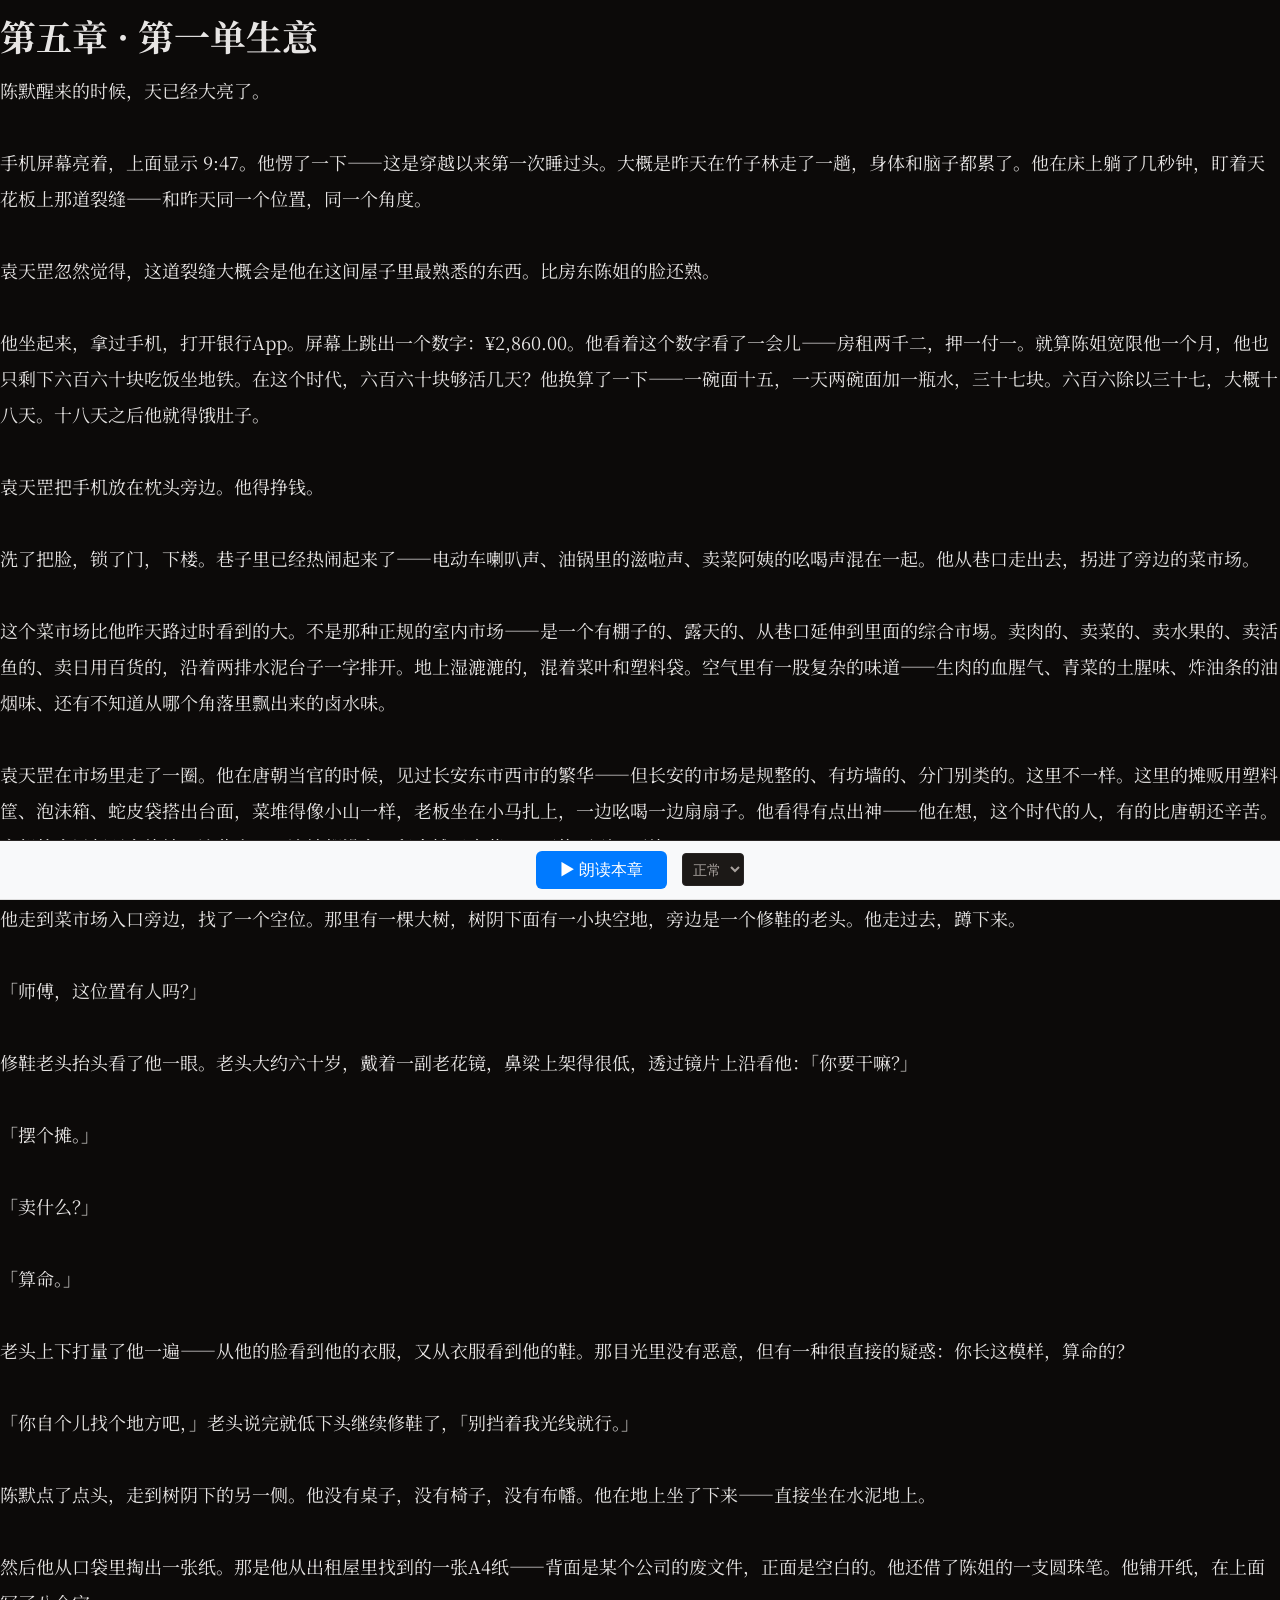
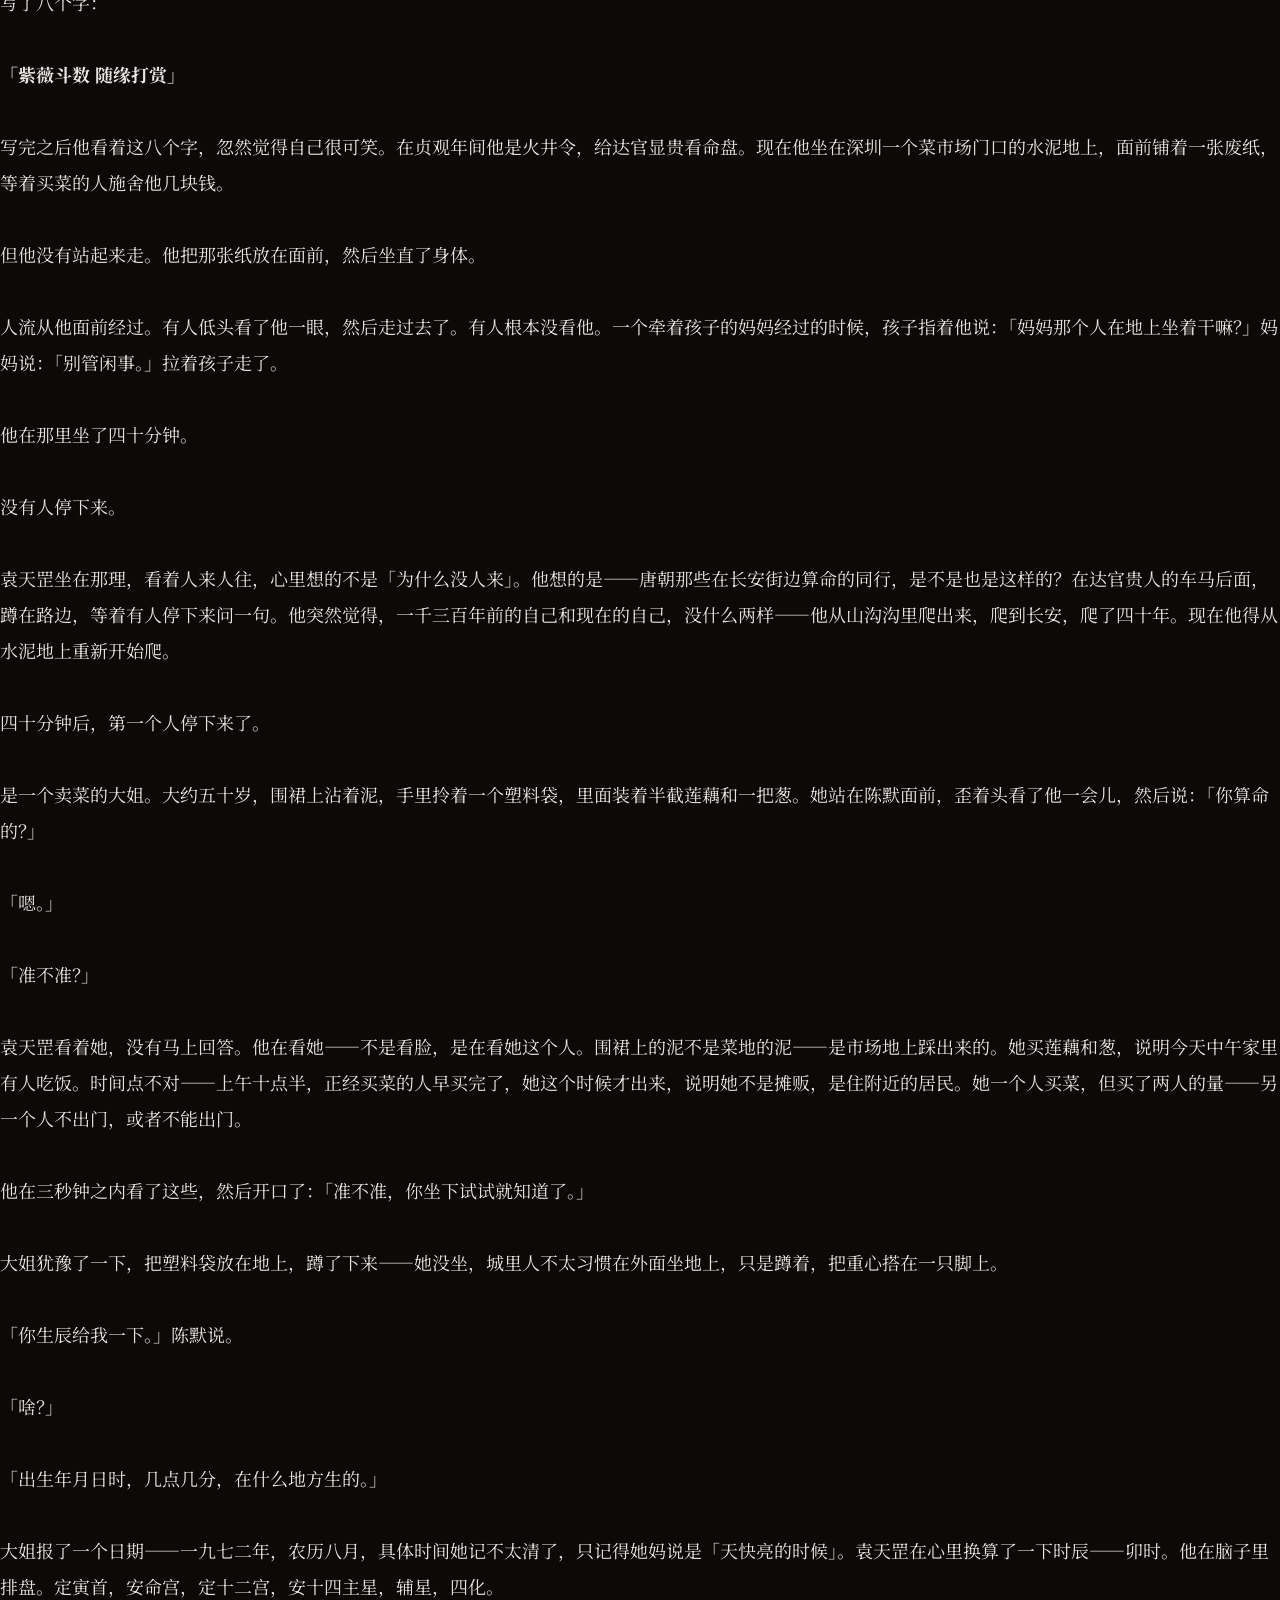
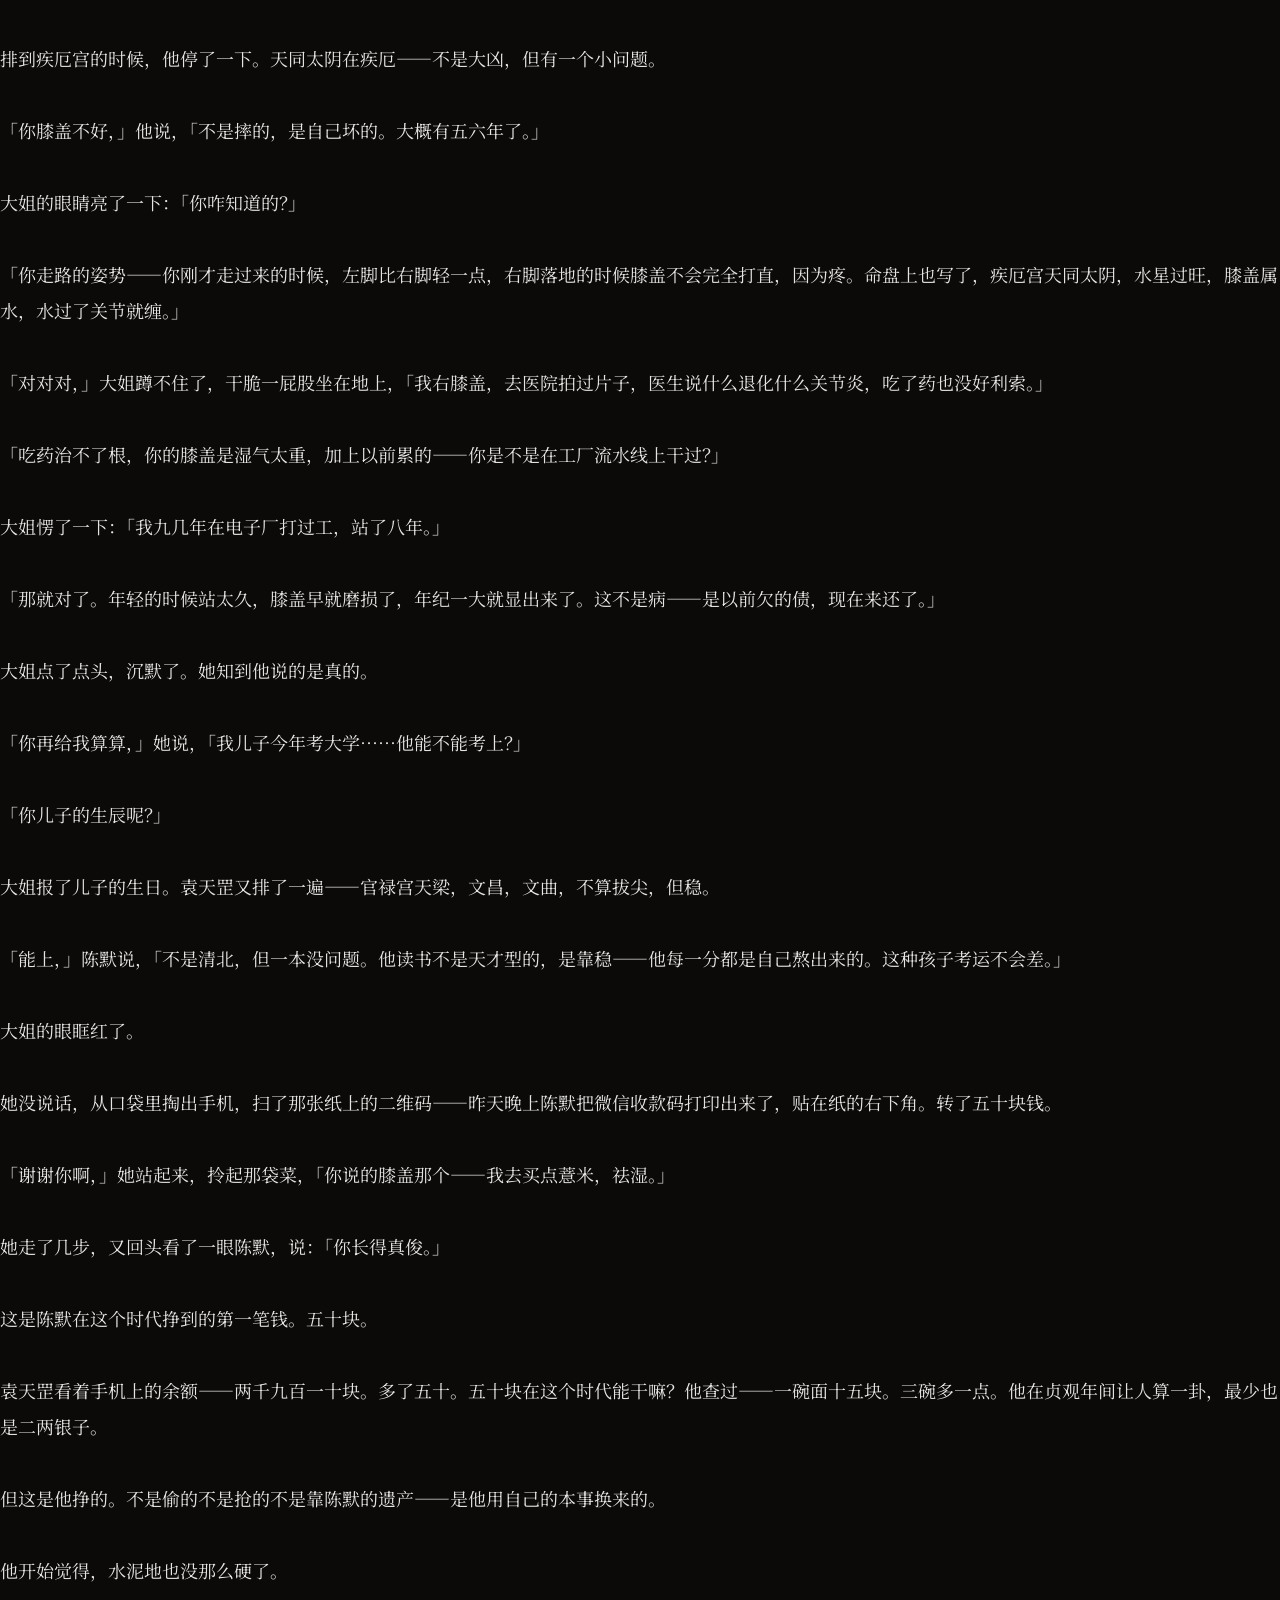
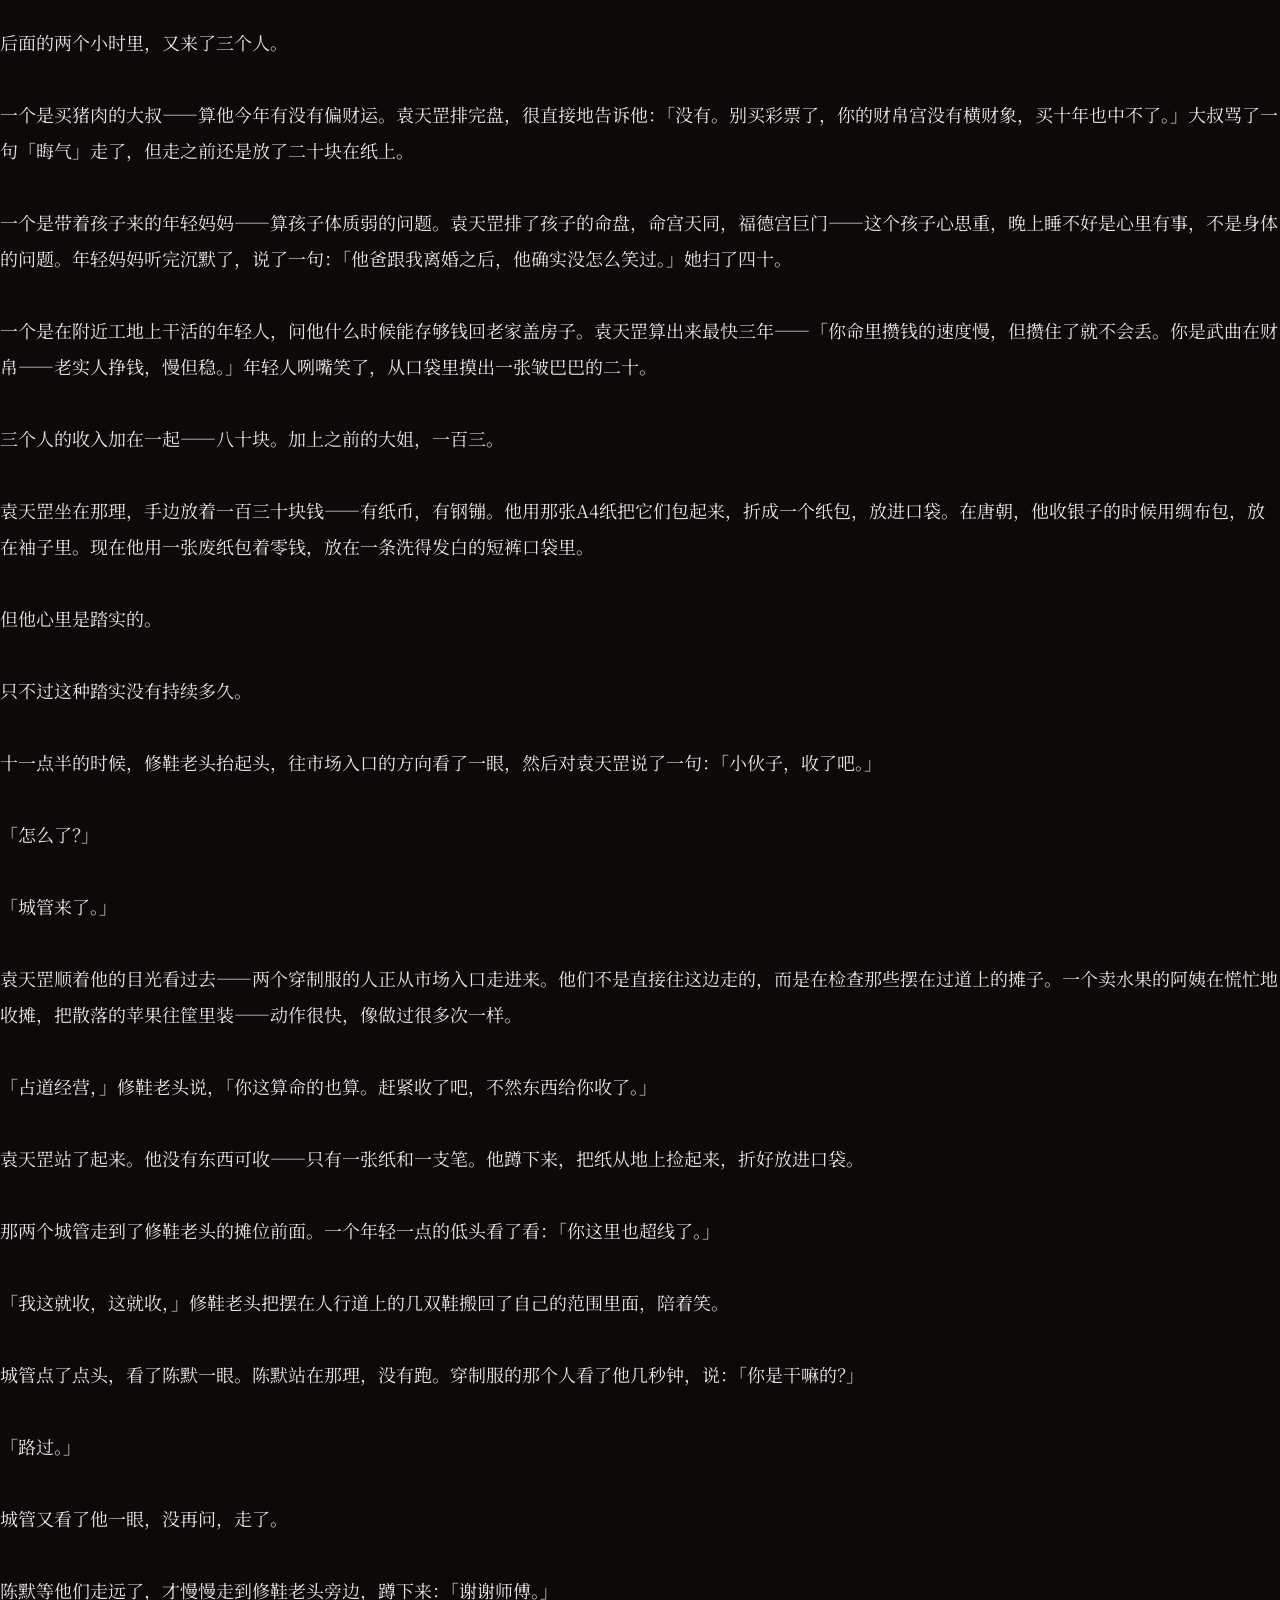
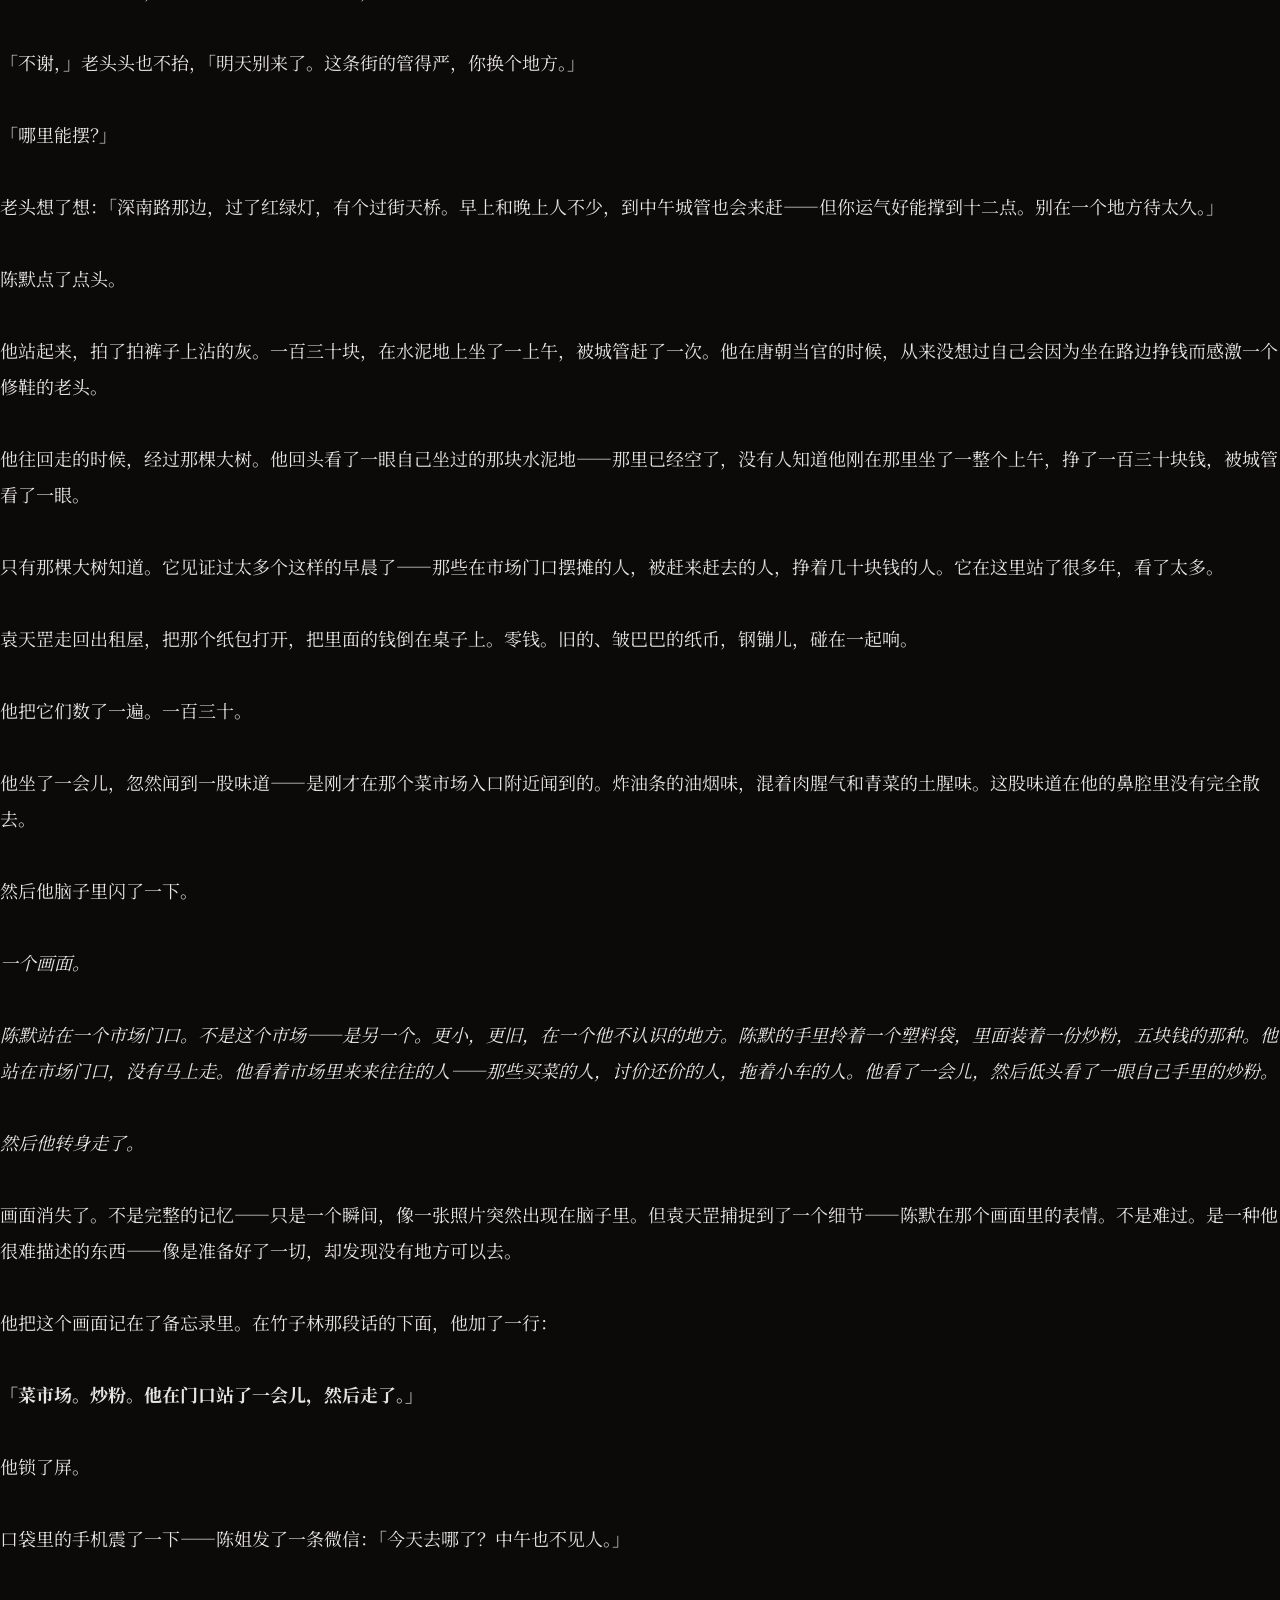
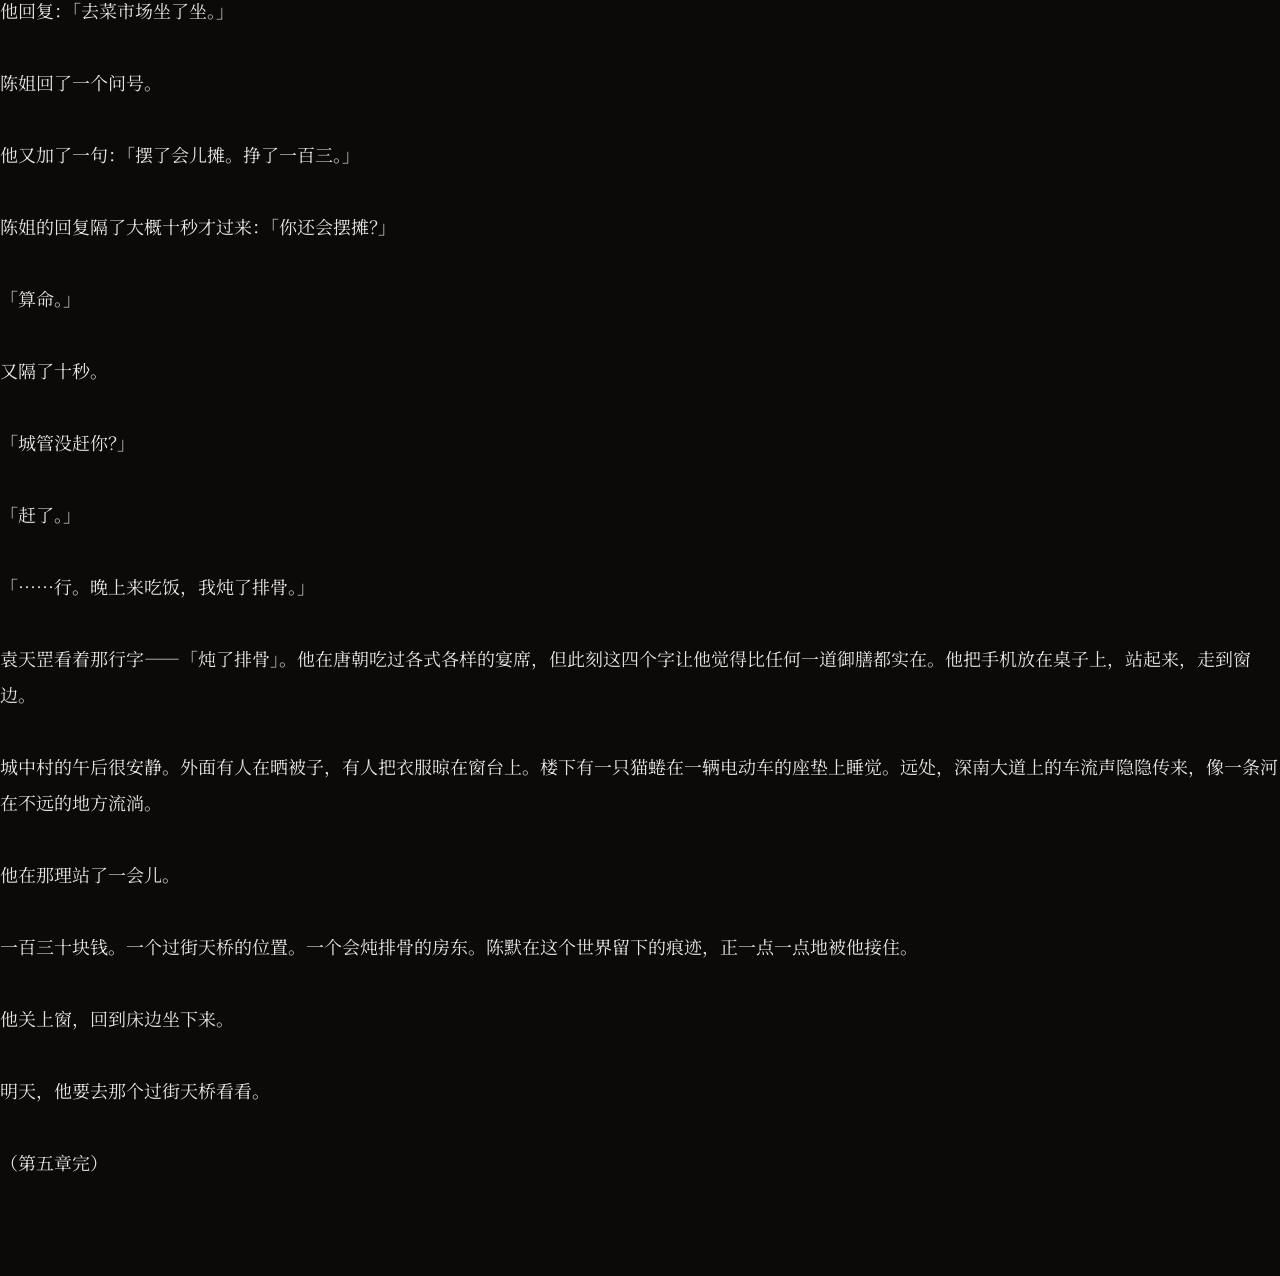
<file: ch05.html>
<!DOCTYPE html><html lang=zh-CN><head><meta charset=UTF-8><title>袁天罡 · 第五章 · 第一单生意</title><link rel=stylesheet href=css/style.css></head><body><div class=chapter>
<h1>第五章 · 第一单生意</h1>
<p>陈默醒来的时候，天已经大亮了。</p>
<p><br /></p>
<p>手机屏幕亮着，上面显示 9:47。他愣了一下——这是穿越以来第一次睡过头。大概是昨天在竹子林走了一趟，身体和脑子都累了。他在床上躺了几秒钟，盯着天花板上那道裂缝——和昨天同一个位置，同一个角度。</p>
<p><br /></p>
<p>袁天罡忽然觉得，这道裂缝大概会是他在这间屋子里最熟悉的东西。比房东陈姐的脸还熟。</p>
<p><br /></p>
<p>他坐起来，拿过手机，打开银行App。屏幕上跳出一个数字：¥2,860.00。他看着这个数字看了一会儿——房租两千二，押一付一。就算陈姐宽限他一个月，他也只剩下六百六十块吃饭坐地铁。在这个时代，六百六十块够活几天？他换算了一下——一碗面十五，一天两碗面加一瓶水，三十七块。六百六除以三十七，大概十八天。十八天之后他就得饿肚子。</p>
<p><br /></p>
<p>袁天罡把手机放在枕头旁边。他得挣钱。</p>
<p><br /></p>
<p>洗了把脸，锁了门，下楼。巷子里已经热闹起来了——电动车喇叭声、油锅里的滋啦声、卖菜阿姨的吆喝声混在一起。他从巷口走出去，拐进了旁边的菜市场。</p>
<p><br /></p>
<p>这个菜市场比他昨天路过时看到的大。不是那种正规的室内市场——是一个有棚子的、露天的、从巷口延伸到里面的综合市埸。卖肉的、卖菜的、卖水果的、卖活鱼的、卖日用百货的，沿着两排水泥台子一字排开。地上湿漉漉的，混着菜叶和塑料袋。空气里有一股复杂的味道——生肉的血腥气、青菜的土腥味、炸油条的油烟味、还有不知道从哪个角落里飘出来的卤水味。</p>
<p><br /></p>
<p>袁天罡在市场里走了一圈。他在唐朝当官的时候，见过长安东市西市的繁华——但长安的市场是规整的、有坊墙的、分门别类的。这里不一样。这里的摊贩用塑料筐、泡沫箱、蛇皮袋搭出台面，菜堆得像小山一样，老板坐在小马扎上，一边吆喝一边扇扇子。他看得有点出神——他在想，这个时代的人，有的比唐朝还辛苦。唐朝的农民起码有块地，这些人——连地都没有，租个摊子卖菜，一天挣不到一百块。</p>
<p><br /></p>
<p>他走到菜市场入口旁边，找了一个空位。那里有一棵大树，树阴下面有一小块空地，旁边是一个修鞋的老头。他走过去，蹲下来。</p>
<p><br /></p>
<p>「师傅，这位置有人吗？」</p>
<p><br /></p>
<p>修鞋老头抬头看了他一眼。老头大约六十岁，戴着一副老花镜，鼻梁上架得很低，透过镜片上沿看他：「你要干嘛？」</p>
<p><br /></p>
<p>「摆个摊。」</p>
<p><br /></p>
<p>「卖什么？」</p>
<p><br /></p>
<p>「算命。」</p>
<p><br /></p>
<p>老头上下打量了他一遍——从他的脸看到他的衣服，又从衣服看到他的鞋。那目光里没有恶意，但有一种很直接的疑惑：你长这模样，算命的？</p>
<p><br /></p>
<p>「你自个儿找个地方吧，」老头说完就低下头继续修鞋了，「别挡着我光线就行。」</p>
<p><br /></p>
<p>陈默点了点头，走到树阴下的另一侧。他没有桌子，没有椅子，没有布幡。他在地上坐了下来——直接坐在水泥地上。</p>
<p><br /></p>
<p>然后他从口袋里掏出一张纸。那是他从出租屋里找到的一张A4纸——背面是某个公司的废文件，正面是空白的。他还借了陈姐的一支圆珠笔。他铺开纸，在上面写了八个字：</p>
<p><br /></p>
<p><strong>「紫薇斗数 随缘打赏」</strong></p>
<p><br /></p>
<p>写完之后他看着这八个字，忽然觉得自己很可笑。在贞观年间他是火井令，给达官显贵看命盘。现在他坐在深圳一个菜市场门口的水泥地上，面前铺着一张废纸，等着买菜的人施舍他几块钱。</p>
<p><br /></p>
<p>但他没有站起来走。他把那张纸放在面前，然后坐直了身体。</p>
<p><br /></p>
<p>人流从他面前经过。有人低头看了他一眼，然后走过去了。有人根本没看他。一个牵着孩子的妈妈经过的时候，孩子指着他说：「妈妈那个人在地上坐着干嘛？」妈妈说：「别管闲事。」拉着孩子走了。</p>
<p><br /></p>
<p>他在那里坐了四十分钟。</p>
<p><br /></p>
<p>没有人停下来。</p>
<p><br /></p>
<p>袁天罡坐在那理，看着人来人往，心里想的不是「为什么没人来」。他想的是——唐朝那些在长安街边算命的同行，是不是也是这样的？在达官贵人的车马后面，蹲在路边，等着有人停下来问一句。他突然觉得，一千三百年前的自己和现在的自己，没什么两样——他从山沟沟里爬出来，爬到长安，爬了四十年。现在他得从水泥地上重新开始爬。</p>
<p><br /></p>
<p>四十分钟后，第一个人停下来了。</p>
<p><br /></p>
<p>是一个卖菜的大姐。大约五十岁，围裙上沾着泥，手里拎着一个塑料袋，里面装着半截莲藕和一把葱。她站在陈默面前，歪着头看了他一会儿，然后说：「你算命的？」</p>
<p><br /></p>
<p>「嗯。」</p>
<p><br /></p>
<p>「准不准？」</p>
<p><br /></p>
<p>袁天罡看着她，没有马上回答。他在看她——不是看脸，是在看她这个人。围裙上的泥不是菜地的泥——是市场地上踩出来的。她买莲藕和葱，说明今天中午家里有人吃饭。时间点不对——上午十点半，正经买菜的人早买完了，她这个时候才出来，说明她不是摊贩，是住附近的居民。她一个人买菜，但买了两人的量——另一个人不出门，或者不能出门。</p>
<p><br /></p>
<p>他在三秒钟之内看了这些，然后开口了：「准不准，你坐下试试就知道了。」</p>
<p><br /></p>
<p>大姐犹豫了一下，把塑料袋放在地上，蹲了下来——她没坐，城里人不太习惯在外面坐地上，只是蹲着，把重心搭在一只脚上。</p>
<p><br /></p>
<p>「你生辰给我一下。」陈默说。</p>
<p><br /></p>
<p>「啥？」</p>
<p><br /></p>
<p>「出生年月日时，几点几分，在什么地方生的。」</p>
<p><br /></p>
<p>大姐报了一个日期——一九七二年，农历八月，具体时间她记不太清了，只记得她妈说是「天快亮的时候」。袁天罡在心里换算了一下时辰——卯时。他在脑子里排盘。定寅首，安命宫，定十二宫，安十四主星，辅星，四化。</p>
<p><br /></p>
<p>排到疾厄宫的时候，他停了一下。天同太阴在疾厄——不是大凶，但有一个小问题。</p>
<p><br /></p>
<p>「你膝盖不好，」他说，「不是摔的，是自己坏的。大概有五六年了。」</p>
<p><br /></p>
<p>大姐的眼睛亮了一下：「你咋知道的？」</p>
<p><br /></p>
<p>「你走路的姿势——你刚才走过来的时候，左脚比右脚轻一点，右脚落地的时候膝盖不会完全打直，因为疼。命盘上也写了，疾厄宫天同太阴，水星过旺，膝盖属水，水过了关节就缠。」</p>
<p><br /></p>
<p>「对对对，」大姐蹲不住了，干脆一屁股坐在地上，「我右膝盖，去医院拍过片子，医生说什么退化什么关节炎，吃了药也没好利索。」</p>
<p><br /></p>
<p>「吃药治不了根，你的膝盖是湿气太重，加上以前累的——你是不是在工厂流水线上干过？」</p>
<p><br /></p>
<p>大姐愣了一下：「我九几年在电子厂打过工，站了八年。」</p>
<p><br /></p>
<p>「那就对了。年轻的时候站太久，膝盖早就磨损了，年纪一大就显出来了。这不是病——是以前欠的债，现在来还了。」</p>
<p><br /></p>
<p>大姐点了点头，沉默了。她知到他说的是真的。</p>
<p><br /></p>
<p>「你再给我算算，」她说，「我儿子今年考大学……他能不能考上？」</p>
<p><br /></p>
<p>「你儿子的生辰呢？」</p>
<p><br /></p>
<p>大姐报了儿子的生日。袁天罡又排了一遍——官禄宫天梁，文昌，文曲，不算拔尖，但稳。</p>
<p><br /></p>
<p>「能上，」陈默说，「不是清北，但一本没问题。他读书不是天才型的，是靠稳——他每一分都是自己熬出来的。这种孩子考运不会差。」</p>
<p><br /></p>
<p>大姐的眼眶红了。</p>
<p><br /></p>
<p>她没说话，从口袋里掏出手机，扫了那张纸上的二维码——昨天晚上陈默把微信收款码打印出来了，贴在纸的右下角。转了五十块钱。</p>
<p><br /></p>
<p>「谢谢你啊，」她站起来，拎起那袋菜，「你说的膝盖那个——我去买点薏米，祛湿。」</p>
<p><br /></p>
<p>她走了几步，又回头看了一眼陈默，说：「你长得真俊。」</p>
<p><br /></p>
<p>这是陈默在这个时代挣到的第一笔钱。五十块。</p>
<p><br /></p>
<p>袁天罡看着手机上的余额——两千九百一十块。多了五十。五十块在这个时代能干嘛？他查过——一碗面十五块。三碗多一点。他在贞观年间让人算一卦，最少也是二两银子。</p>
<p><br /></p>
<p>但这是他挣的。不是偷的不是抢的不是靠陈默的遗产——是他用自己的本事换来的。</p>
<p><br /></p>
<p>他开始觉得，水泥地也没那么硬了。</p>
<p><br /></p>
<p>后面的两个小时里，又来了三个人。</p>
<p><br /></p>
<p>一个是买猪肉的大叔——算他今年有没有偏财运。袁天罡排完盘，很直接地告诉他：「没有。别买彩票了，你的财帛宫没有横财象，买十年也中不了。」大叔骂了一句「晦气」走了，但走之前还是放了二十块在纸上。</p>
<p><br /></p>
<p>一个是带着孩子来的年轻妈妈——算孩子体质弱的问题。袁天罡排了孩子的命盘，命宫天同，福德宫巨门——这个孩子心思重，晚上睡不好是心里有事，不是身体的问题。年轻妈妈听完沉默了，说了一句：「他爸跟我离婚之后，他确实没怎么笑过。」她扫了四十。</p>
<p><br /></p>
<p>一个是在附近工地上干活的年轻人，问他什么时候能存够钱回老家盖房子。袁天罡算出来最快三年——「你命里攒钱的速度慢，但攒住了就不会丢。你是武曲在财帛——老实人挣钱，慢但稳。」年轻人咧嘴笑了，从口袋里摸出一张皱巴巴的二十。</p>
<p><br /></p>
<p>三个人的收入加在一起——八十块。加上之前的大姐，一百三。</p>
<p><br /></p>
<p>袁天罡坐在那理，手边放着一百三十块钱——有纸币，有钢镚。他用那张A4纸把它们包起来，折成一个纸包，放进口袋。在唐朝，他收银子的时候用绸布包，放在袖子里。现在他用一张废纸包着零钱，放在一条洗得发白的短裤口袋里。</p>
<p><br /></p>
<p>但他心里是踏实的。</p>
<p><br /></p>
<p>只不过这种踏实没有持续多久。</p>
<p><br /></p>
<p>十一点半的时候，修鞋老头抬起头，往市场入口的方向看了一眼，然后对袁天罡说了一句：「小伙子，收了吧。」</p>
<p><br /></p>
<p>「怎么了？」</p>
<p><br /></p>
<p>「城管来了。」</p>
<p><br /></p>
<p>袁天罡顺着他的目光看过去——两个穿制服的人正从市场入口走进来。他们不是直接往这边走的，而是在检查那些摆在过道上的摊子。一个卖水果的阿姨在慌忙地收摊，把散落的苹果往筐里装——动作很快，像做过很多次一样。</p>
<p><br /></p>
<p>「占道经营，」修鞋老头说，「你这算命的也算。赶紧收了吧，不然东西给你收了。」</p>
<p><br /></p>
<p>袁天罡站了起来。他没有东西可收——只有一张纸和一支笔。他蹲下来，把纸从地上捡起来，折好放进口袋。</p>
<p><br /></p>
<p>那两个城管走到了修鞋老头的摊位前面。一个年轻一点的低头看了看：「你这里也超线了。」</p>
<p><br /></p>
<p>「我这就收，这就收，」修鞋老头把摆在人行道上的几双鞋搬回了自己的范围里面，陪着笑。</p>
<p><br /></p>
<p>城管点了点头，看了陈默一眼。陈默站在那理，没有跑。穿制服的那个人看了他几秒钟，说：「你是干嘛的？」</p>
<p><br /></p>
<p>「路过。」</p>
<p><br /></p>
<p>城管又看了他一眼，没再问，走了。</p>
<p><br /></p>
<p>陈默等他们走远了，才慢慢走到修鞋老头旁边，蹲下来：「谢谢师傅。」</p>
<p><br /></p>
<p>「不谢，」老头头也不抬，「明天别来了。这条街的管得严，你换个地方。」</p>
<p><br /></p>
<p>「哪里能摆？」</p>
<p><br /></p>
<p>老头想了想：「深南路那边，过了红绿灯，有个过街天桥。早上和晚上人不少，到中午城管也会来赶——但你运气好能撑到十二点。别在一个地方待太久。」</p>
<p><br /></p>
<p>陈默点了点头。</p>
<p><br /></p>
<p>他站起来，拍了拍裤子上沾的灰。一百三十块，在水泥地上坐了一上午，被城管赶了一次。他在唐朝当官的时候，从来没想过自己会因为坐在路边挣钱而感激一个修鞋的老头。</p>
<p><br /></p>
<p>他往回走的时候，经过那棵大树。他回头看了一眼自己坐过的那块水泥地——那里已经空了，没有人知道他刚在那里坐了一整个上午，挣了一百三十块钱，被城管看了一眼。</p>
<p><br /></p>
<p>只有那棵大树知道。它见证过太多个这样的早晨了——那些在市场门口摆摊的人，被赶来赶去的人，挣着几十块钱的人。它在这里站了很多年，看了太多。</p>
<p><br /></p>
<p>袁天罡走回出租屋，把那个纸包打开，把里面的钱倒在桌子上。零钱。旧的、皱巴巴的纸币，钢镚儿，碰在一起响。</p>
<p><br /></p>
<p>他把它们数了一遍。一百三十。</p>
<p><br /></p>
<p>他坐了一会儿，忽然闻到一股味道——是刚才在那个菜市场入口附近闻到的。炸油条的油烟味，混着肉腥气和青菜的土腥味。这股味道在他的鼻腔里没有完全散去。</p>
<p><br /></p>
<p>然后他脑子里闪了一下。</p>
<p><br /></p>
<p><em>一个画面。</em></p>
<p><br /></p>
<p><em>陈默站在一个市场门口。不是这个市场——是另一个。更小，更旧，在一个他不认识的地方。陈默的手里拎着一个塑料袋，里面装着一份炒粉，五块钱的那种。他站在市场门口，没有马上走。他看着市场里来来往往的人——那些买菜的人，讨价还价的人，拖着小车的人。他看了一会儿，然后低头看了一眼自己手里的炒粉。</em></p>
<p><br /></p>
<p><em>然后他转身走了。</em></p>
<p><br /></p>
<p>画面消失了。不是完整的记忆——只是一个瞬间，像一张照片突然出现在脑子里。但袁天罡捕捉到了一个细节——陈默在那个画面里的表情。不是难过。是一种他很难描述的东西——像是准备好了一切，却发现没有地方可以去。</p>
<p><br /></p>
<p>他把这个画面记在了备忘录里。在竹子林那段话的下面，他加了一行：</p>
<p><br /></p>
<p><strong>「菜市场。炒粉。他在门口站了一会儿，然后走了。」</strong></p>
<p><br /></p>
<p>他锁了屏。</p>
<p><br /></p>
<p>口袋里的手机震了一下——陈姐发了一条微信：「今天去哪了？中午也不见人。」</p>
<p><br /></p>
<p>他回复：「去菜市场坐了坐。」</p>
<p><br /></p>
<p>陈姐回了一个问号。</p>
<p><br /></p>
<p>他又加了一句：「摆了会儿摊。挣了一百三。」</p>
<p><br /></p>
<p>陈姐的回复隔了大概十秒才过来：「你还会摆摊？」</p>
<p><br /></p>
<p>「算命。」</p>
<p><br /></p>
<p>又隔了十秒。</p>
<p><br /></p>
<p>「城管没赶你？」</p>
<p><br /></p>
<p>「赶了。」</p>
<p><br /></p>
<p>「……行。晚上来吃饭，我炖了排骨。」</p>
<p><br /></p>
<p>袁天罡看着那行字——「炖了排骨」。他在唐朝吃过各式各样的宴席，但此刻这四个字让他觉得比任何一道御膳都实在。他把手机放在桌子上，站起来，走到窗边。</p>
<p><br /></p>
<p>城中村的午后很安静。外面有人在晒被子，有人把衣服晾在窗台上。楼下有一只猫蜷在一辆电动车的座垫上睡觉。远处，深南大道上的车流声隐隐传来，像一条河在不远的地方流淌。</p>
<p><br /></p>
<p>他在那理站了一会儿。</p>
<p><br /></p>
<p>一百三十块钱。一个过街天桥的位置。一个会炖排骨的房东。陈默在这个世界留下的痕迹，正一点一点地被他接住。</p>
<p><br /></p>
<p>他关上窗，回到床边坐下来。</p>
<p><br /></p>
<p>明天，他要去那个过街天桥看看。</p>
<p><br /></p>
<p>（第五章完）</p>
<p><br /></p>
</div>
    <div id="tts-bar" style="position:sticky;top:0;background:#f8f9fa;padding:10px;border-bottom:1px solid #ddd;text-align:center;z-index:100;display:none;">
        <button id="tts-play" style="padding:8px 24px;background:#007aff;color:white;border:none;border-radius:6px;cursor:pointer;font-size:16px;">▶ 朗读本章</button>
        <button id="tts-pause" style="padding:8px 24px;background:#ff9500;color:white;border:none;border-radius:6px;cursor:pointer;font-size:16px;display:none;">⏸ 暂停</button>
        <button id="tts-stop" style="padding:8px 24px;background:#ff3b30;color:white;border:none;border-radius:6px;cursor:pointer;font-size:16px;display:none;">⏹ 停止</button>
        <select id="tts-rate" style="margin-left:10px;padding:6px;border-radius:4px;font-size:14px;">
            <option value="0.8">慢速</option>
            <option value="1" selected>正常</option>
            <option value="1.2">快速</option>
        </select>
    </div>
    <script>
    (function(){
        const bar = document.getElementById('tts-bar');
        const playBtn = document.getElementById('tts-play');
        const pauseBtn = document.getElementById('tts-pause');
        const stopBtn = document.getElementById('tts-stop');
        const rateSelect = document.getElementById('tts-rate');
        let utterance = null;
        let isPaused = false;
        
        function getText() {
            const content = document.querySelector('.content') || document.querySelector('body');
            const clone = content.cloneNode(true);
            // 移除按钮/脚本/样式
            clone.querySelectorAll('script,style,button,select,#tts-bar,.footer,.site-footer,.site-header,.chapter-list,.meta').forEach(el => el.remove());
            let text = clone.textContent || '';
            // 清理多余空白
            text = text.replace(/\s+/g, ' ').trim();
            // 限制长度（避免太长）
            if (text.length > 50000) text = text.slice(0, 50000);
            return text;
        }
        
        function speak() {
            if (utterance) {
                window.speechSynthesis.cancel();
            }
            utterance = new SpeechSynthesisUtterance(getText());
            utterance.lang = 'zh-CN';
            utterance.rate = parseFloat(rateSelect.value);
            
            // 尝试选一个中文语音
            const voices = window.speechSynthesis.getVoices();
            const zhVoice = voices.find(v => v.lang.startsWith('zh'));
            if (zhVoice) utterance.voice = zhVoice;
            
            utterance.onstart = function() {
                playBtn.style.display = 'none';
                pauseBtn.style.display = 'inline-block';
                stopBtn.style.display = 'inline-block';
            };
            utterance.onend = function() {
                playBtn.style.display = 'inline-block';
                pauseBtn.style.display = 'none';
                stopBtn.style.display = 'none';
                utterance = null;
            };
            utterance.onerror = function() {
                playBtn.style.display = 'inline-block';
                pauseBtn.style.display = 'none';
                stopBtn.style.display = 'none';
            };
            window.speechSynthesis.speak(utterance);
        }
        
        playBtn.addEventListener('click', function() {
            if (isPaused && utterance) {
                window.speechSynthesis.resume();
                isPaused = false;
                playBtn.style.display = 'none';
                pauseBtn.style.display = 'inline-block';
                return;
            }
            speak();
        });
        
        pauseBtn.addEventListener('click', function() {
            window.speechSynthesis.pause();
            isPaused = true;
            pauseBtn.style.display = 'none';
            playBtn.style.display = 'inline-block';
            playBtn.textContent = '▶ 继续';
        });
        
        stopBtn.addEventListener('click', function() {
            window.speechSynthesis.cancel();
            utterance = null;
            isPaused = false;
            playBtn.style.display = 'inline-block';
            playBtn.textContent = '▶ 朗读本章';
            pauseBtn.style.display = 'none';
            stopBtn.style.display = 'none';
        });
        
        // 显示TTS栏
        bar.style.display = 'block';
    })();
    </script>

</body></html>
</file>
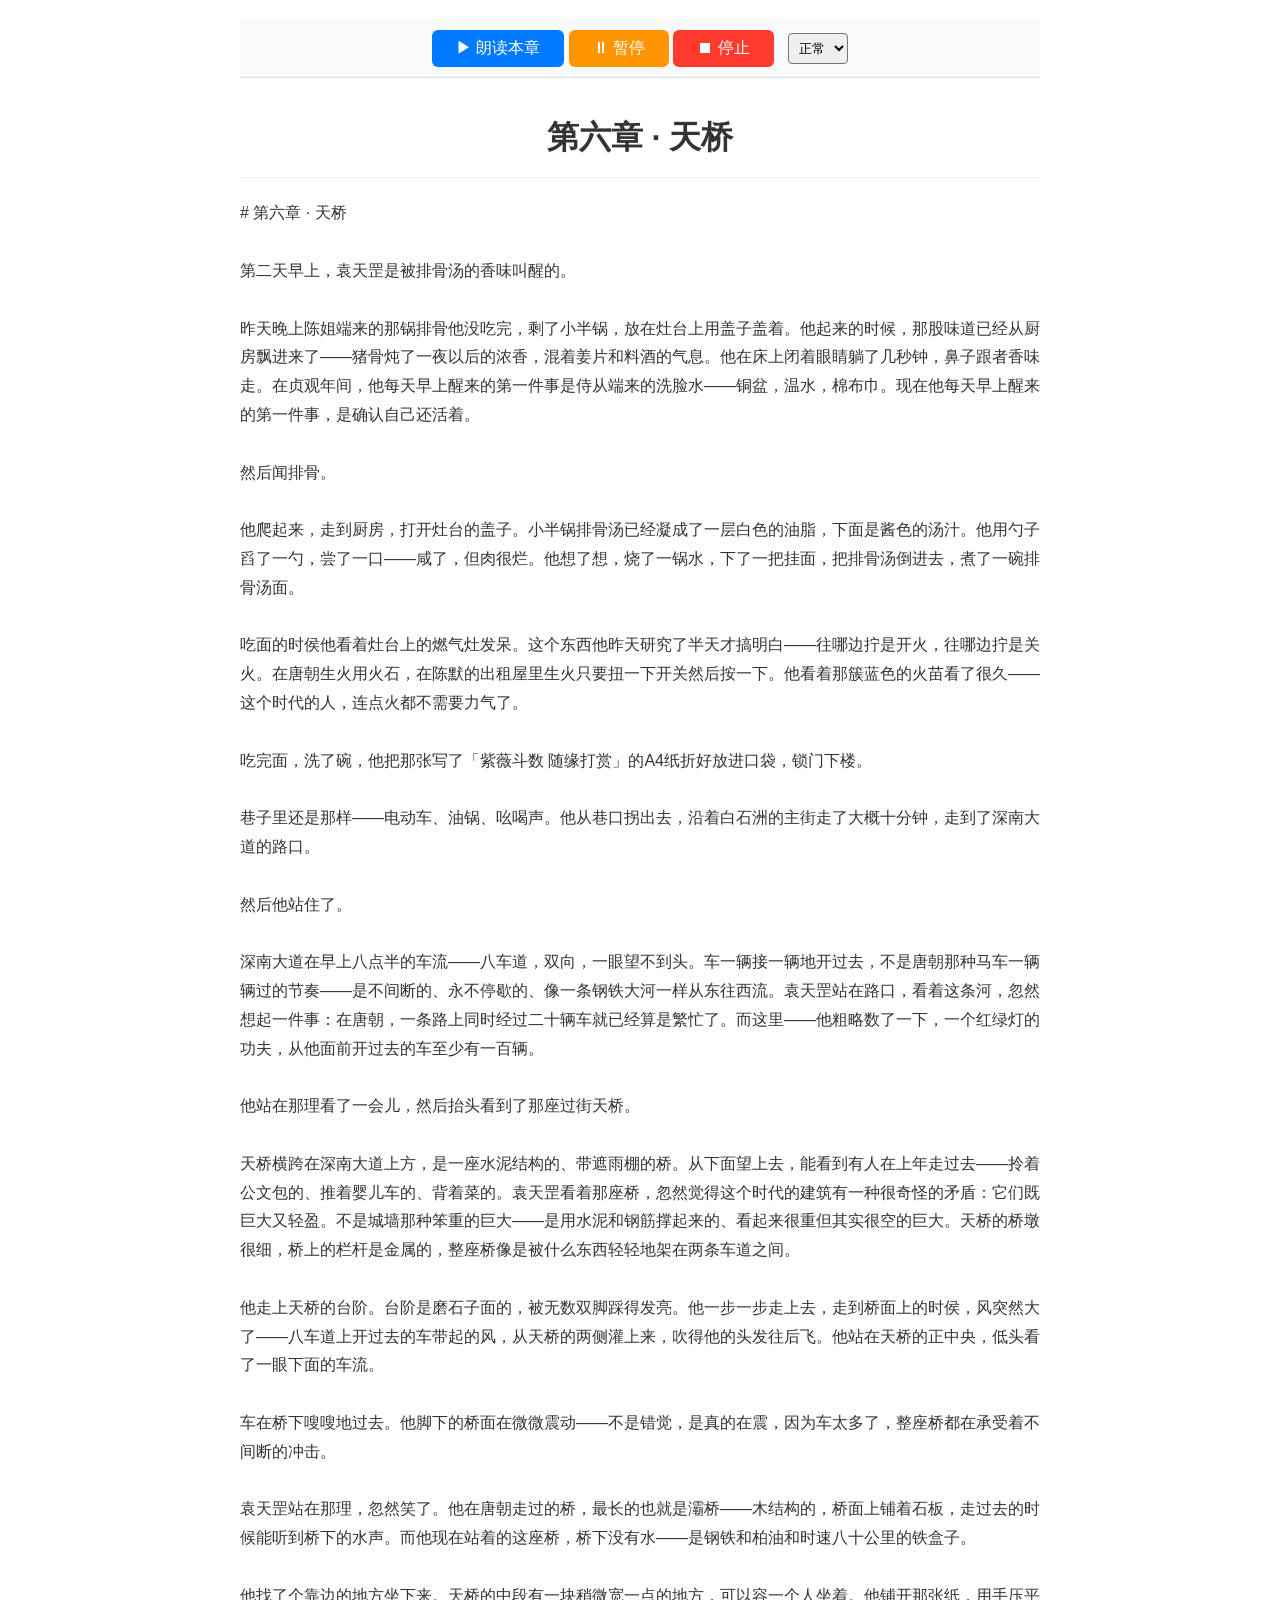
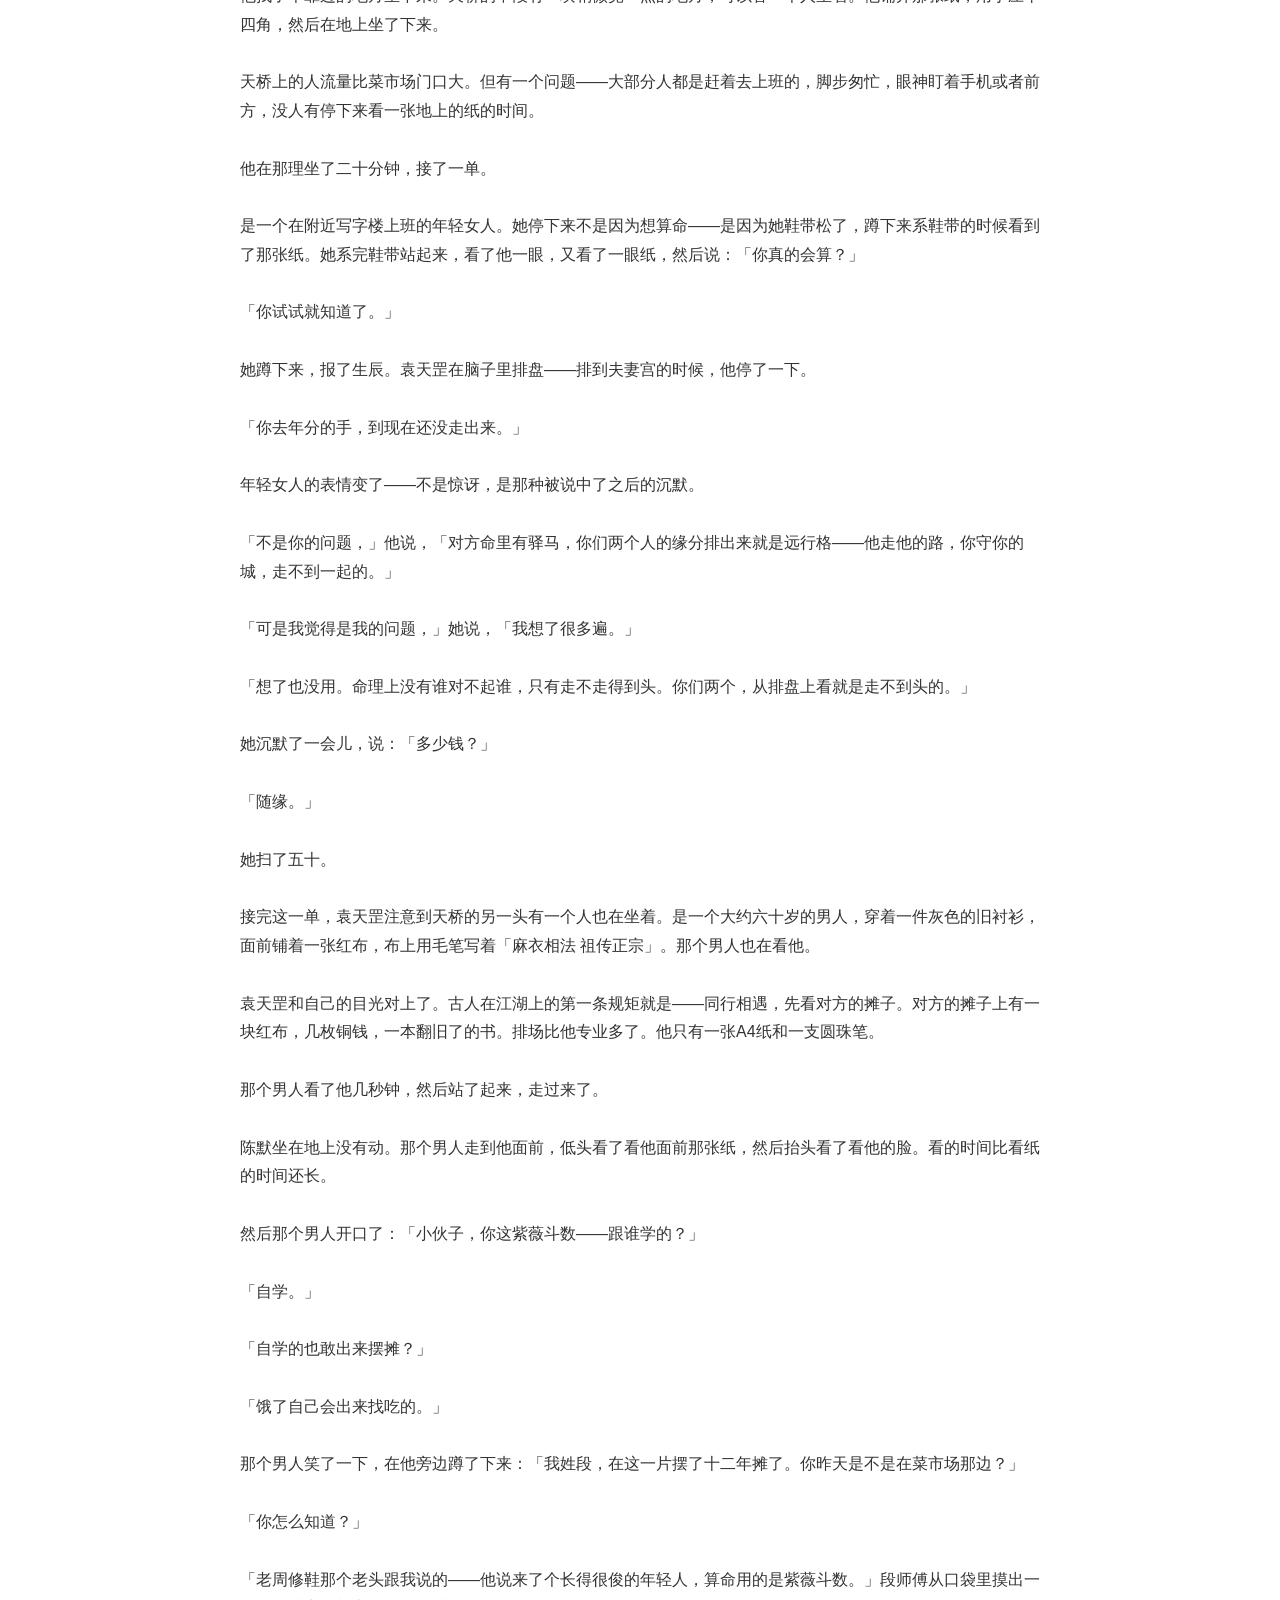
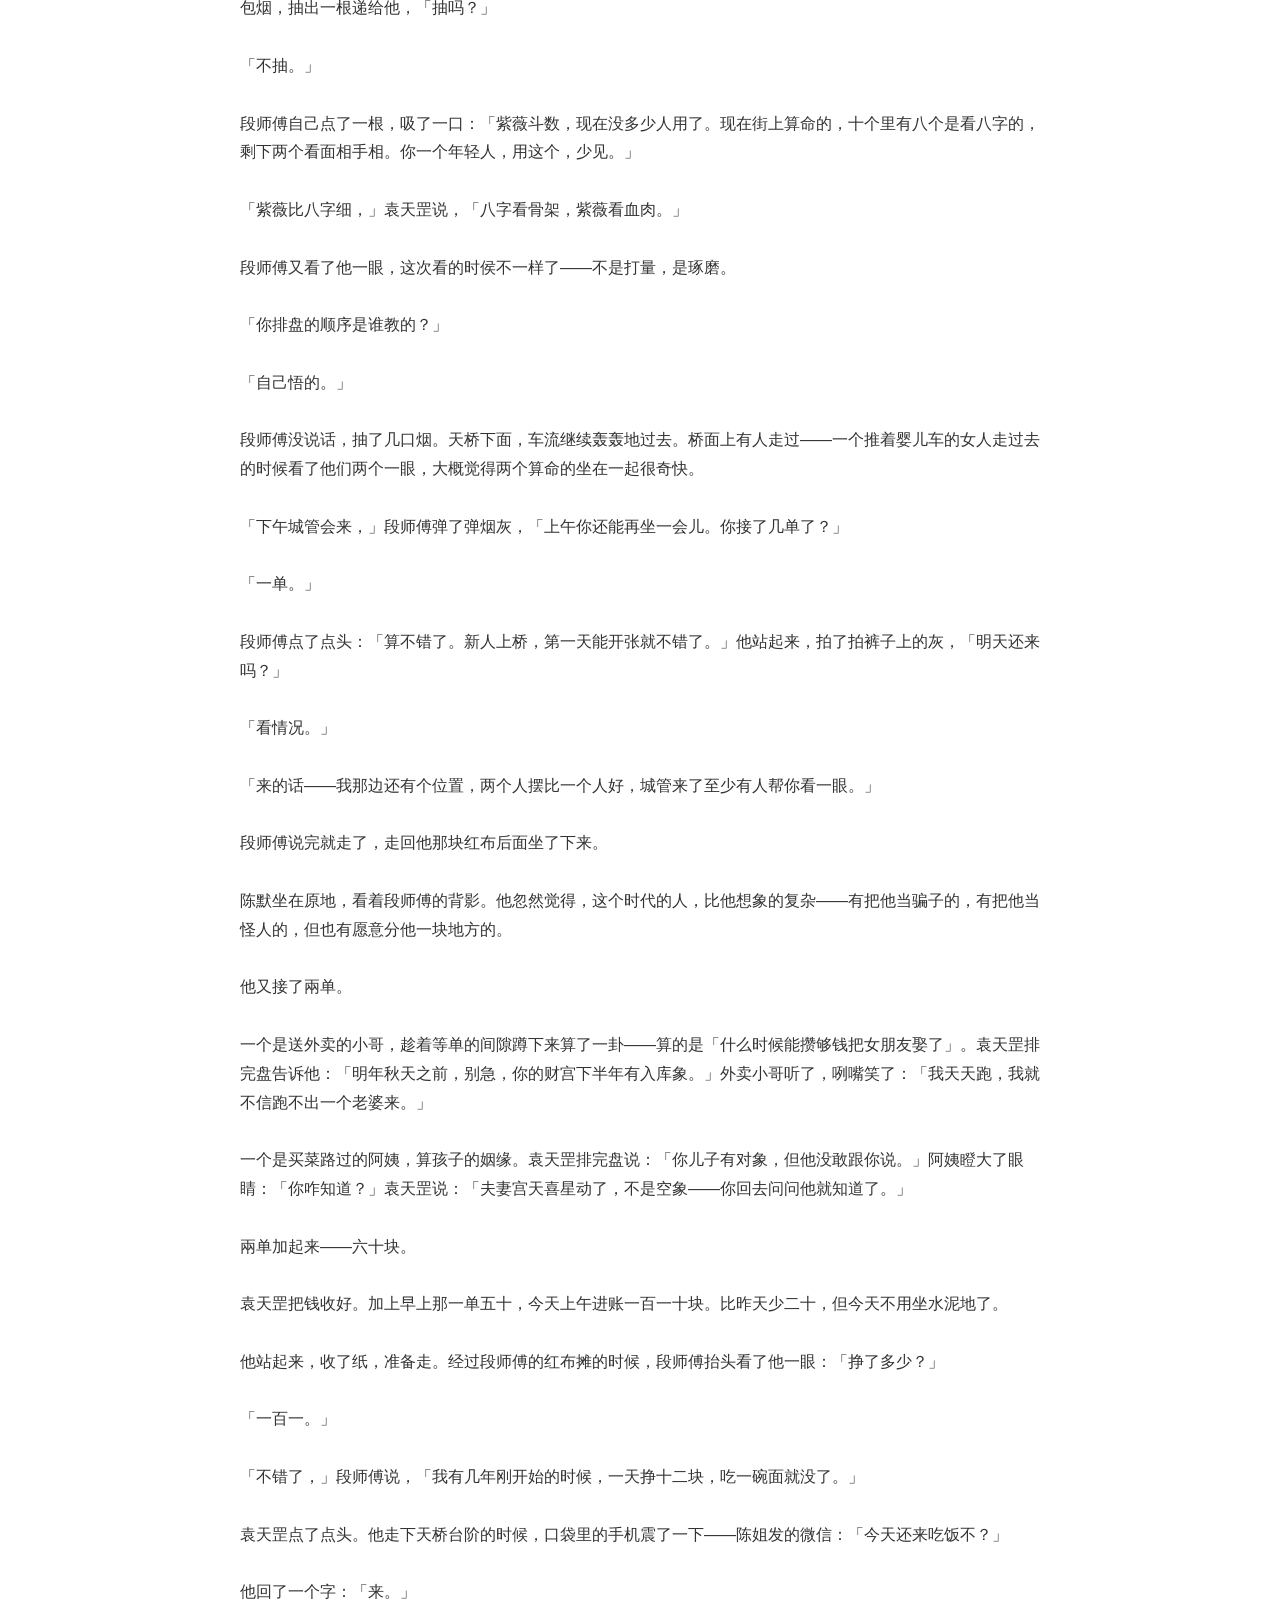
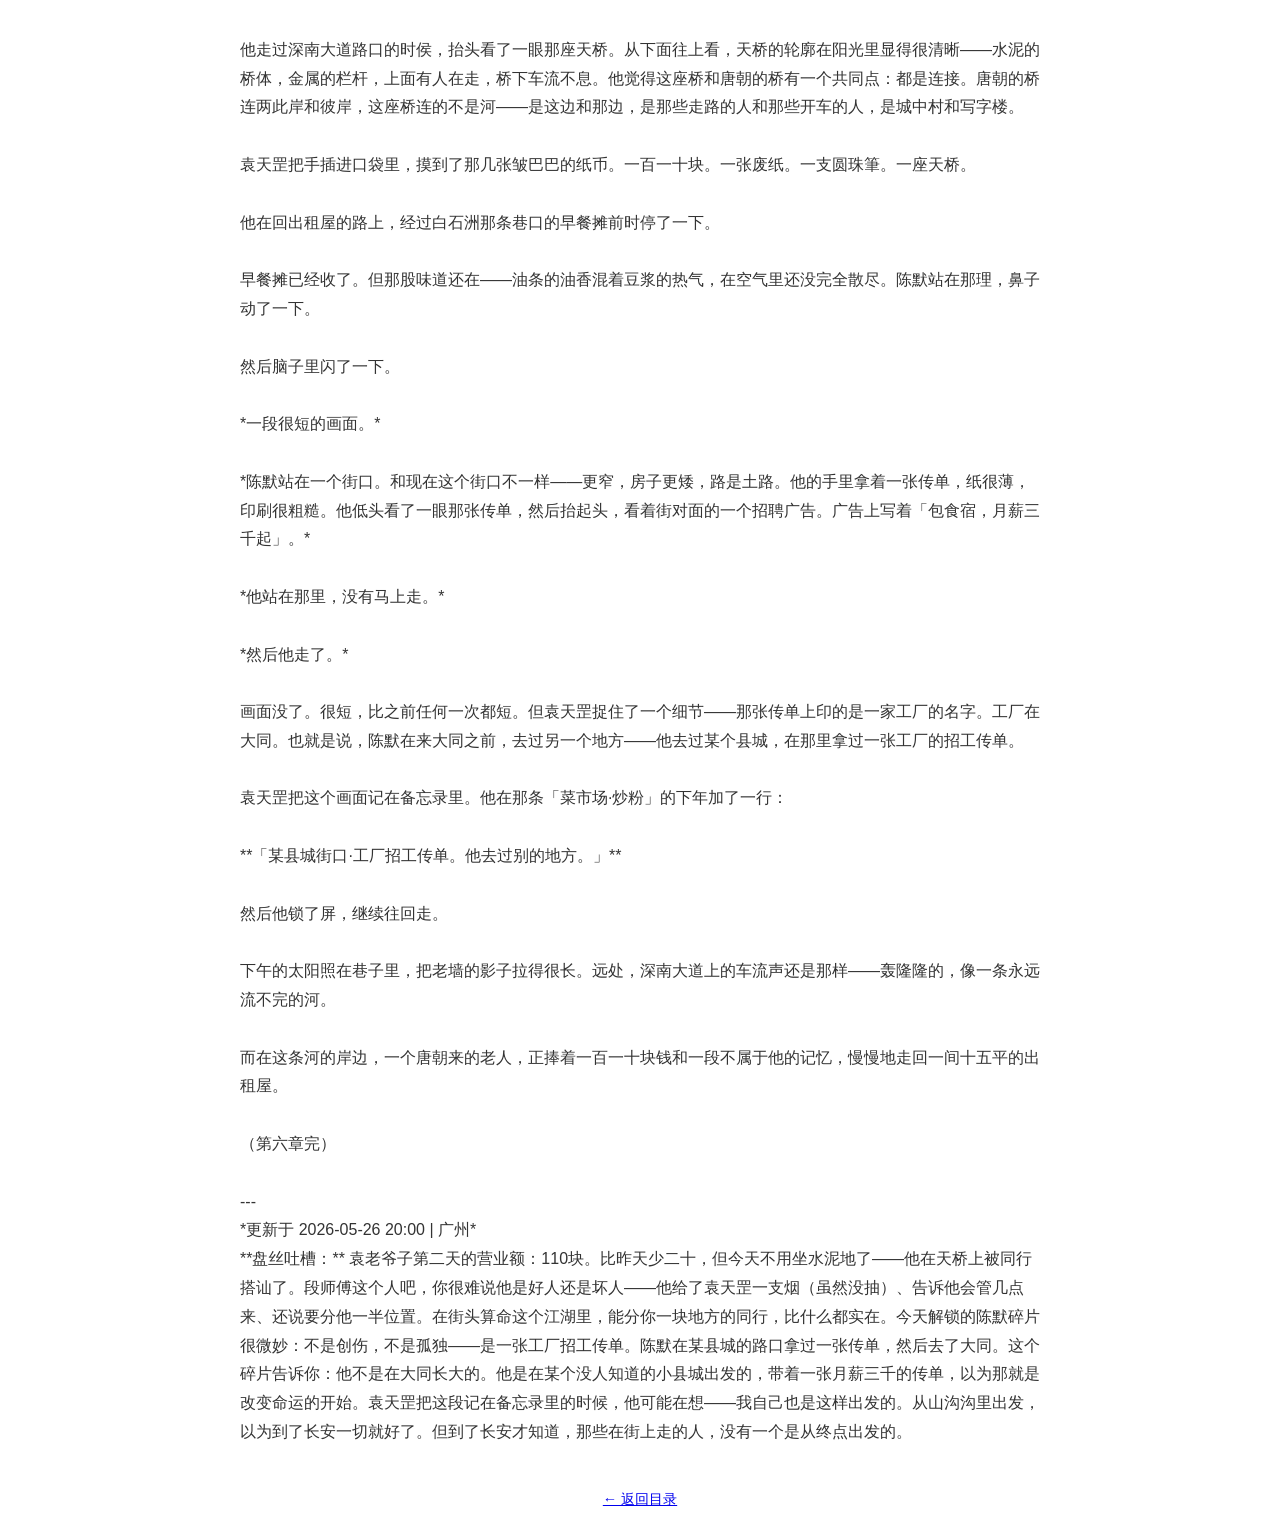
<file: ch06.html>
<!DOCTYPE html>
<html lang="zh-CN">
<head><meta charset="UTF-8"><meta name="viewport" content="width=device-width,initial-scale=1.0"><title>第六章 · 天桥</title>
<style>body{font-family:-apple-system,BlinkMacSystemFont,"Segoe UI",sans-serif;max-width:800px;margin:0 auto;padding:20px;line-height:1.8;color:#333;}
h1{text-align:center;border-bottom:1px solid #eee;padding-bottom:10px;}
.content{padding:10px 0;}pre{white-space:pre-wrap;font-family:inherit;margin:0;}
.footer{text-align:center;color:#999;font-size:0.9em;margin-top:30px;}
#tts-bar{position:sticky;top:0;background:#f8f9fa;padding:10px;border-bottom:1px solid #ddd;text-align:center;z-index:100;}
</style></head><body><div id="tts-bar">
<button onclick="s()" style="padding:8px 24px;background:#007aff;color:white;border:none;border-radius:6px;cursor:pointer;font-size:16px;">▶ 朗读本章</button>
<button onclick="window.speechSynthesis.pause()" style="padding:8px 24px;background:#ff9500;color:white;border:none;border-radius:6px;cursor:pointer;font-size:16px;">⏸ 暂停</button>
<button onclick="window.speechSynthesis.cancel()" style="padding:8px 24px;background:#ff3b30;color:white;border:none;border-radius:6px;cursor:pointer;font-size:16px;">⏹ 停止</button>
<select id="r" style="margin-left:10px;padding:6px;border-radius:4px;"><option value="0.8">慢</option><option value="1" selected>正常</option><option value="1.2">快</option></select>
</div><div class="content"><h1>第六章 · 天桥</h1><pre># 第六章 · 天桥

第二天早上，袁天罡是被排骨汤的香味叫醒的。

昨天晚上陈姐端来的那锅排骨他没吃完，剩了小半锅，放在灶台上用盖子盖着。他起来的时候，那股味道已经从厨房飘进来了——猪骨炖了一夜以后的浓香，混着姜片和料酒的气息。他在床上闭着眼睛躺了几秒钟，鼻子跟者香味走。在贞观年间，他每天早上醒来的第一件事是侍从端来的洗脸水——铜盆，温水，棉布巾。现在他每天早上醒来的第一件事，是确认自己还活着。

然后闻排骨。

他爬起来，走到厨房，打开灶台的盖子。小半锅排骨汤已经凝成了一层白色的油脂，下面是酱色的汤汁。他用勺子舀了一勺，尝了一口——咸了，但肉很烂。他想了想，烧了一锅水，下了一把挂面，把排骨汤倒进去，煮了一碗排骨汤面。

吃面的时侯他看着灶台上的燃气灶发呆。这个东西他昨天研究了半天才搞明白——往哪边拧是开火，往哪边拧是关火。在唐朝生火用火石，在陈默的出租屋里生火只要扭一下开关然后按一下。他看着那簇蓝色的火苗看了很久——这个时代的人，连点火都不需要力气了。

吃完面，洗了碗，他把那张写了「紫薇斗数 随缘打赏」的A4纸折好放进口袋，锁门下楼。

巷子里还是那样——电动车、油锅、吆喝声。他从巷口拐出去，沿着白石洲的主街走了大概十分钟，走到了深南大道的路口。

然后他站住了。

深南大道在早上八点半的车流——八车道，双向，一眼望不到头。车一辆接一辆地开过去，不是唐朝那种马车一辆辆过的节奏——是不间断的、永不停歇的、像一条钢铁大河一样从东往西流。袁天罡站在路口，看着这条河，忽然想起一件事：在唐朝，一条路上同时经过二十辆车就已经算是繁忙了。而这里——他粗略数了一下，一个红绿灯的功夫，从他面前开过去的车至少有一百辆。

他站在那理看了一会儿，然后抬头看到了那座过街天桥。

天桥横跨在深南大道上方，是一座水泥结构的、带遮雨棚的桥。从下面望上去，能看到有人在上年走过去——拎着公文包的、推着婴儿车的、背着菜的。袁天罡看着那座桥，忽然觉得这个时代的建筑有一种很奇怪的矛盾：它们既巨大又轻盈。不是城墙那种笨重的巨大——是用水泥和钢筋撑起来的、看起来很重但其实很空的巨大。天桥的桥墩很细，桥上的栏杆是金属的，整座桥像是被什么东西轻轻地架在两条车道之间。

他走上天桥的台阶。台阶是磨石子面的，被无数双脚踩得发亮。他一步一步走上去，走到桥面上的时侯，风突然大了——八车道上开过去的车带起的风，从天桥的两侧灌上来，吹得他的头发往后飞。他站在天桥的正中央，低头看了一眼下面的车流。

车在桥下嗖嗖地过去。他脚下的桥面在微微震动——不是错觉，是真的在震，因为车太多了，整座桥都在承受着不间断的冲击。

袁天罡站在那理，忽然笑了。他在唐朝走过的桥，最长的也就是灞桥——木结构的，桥面上铺着石板，走过去的时候能听到桥下的水声。而他现在站着的这座桥，桥下没有水——是钢铁和柏油和时速八十公里的铁盒子。

他找了个靠边的地方坐下来。天桥的中段有一块稍微宽一点的地方，可以容一个人坐着。他铺开那张纸，用手压平四角，然后在地上坐了下来。

天桥上的人流量比菜市场门口大。但有一个问题——大部分人都是赶着去上班的，脚步匆忙，眼神盯着手机或者前方，没人有停下来看一张地上的纸的时间。

他在那理坐了二十分钟，接了一单。

是一个在附近写字楼上班的年轻女人。她停下来不是因为想算命——是因为她鞋带松了，蹲下来系鞋带的时候看到了那张纸。她系完鞋带站起来，看了他一眼，又看了一眼纸，然后说：「你真的会算？」

「你试试就知道了。」

她蹲下来，报了生辰。袁天罡在脑子里排盘——排到夫妻宫的时候，他停了一下。

「你去年分的手，到现在还没走出来。」

年轻女人的表情变了——不是惊讶，是那种被说中了之后的沉默。

「不是你的问题，」他说，「对方命里有驿马，你们两个人的缘分排出来就是远行格——他走他的路，你守你的城，走不到一起的。」

「可是我觉得是我的问题，」她说，「我想了很多遍。」

「想了也没用。命理上没有谁对不起谁，只有走不走得到头。你们两个，从排盘上看就是走不到头的。」

她沉默了一会儿，说：「多少钱？」

「随缘。」

她扫了五十。

接完这一单，袁天罡注意到天桥的另一头有一个人也在坐着。是一个大约六十岁的男人，穿着一件灰色的旧衬衫，面前铺着一张红布，布上用毛笔写着「麻衣相法 祖传正宗」。那个男人也在看他。

袁天罡和自己的目光对上了。古人在江湖上的第一条规矩就是——同行相遇，先看对方的摊子。对方的摊子上有一块红布，几枚铜钱，一本翻旧了的书。排场比他专业多了。他只有一张A4纸和一支圆珠笔。

那个男人看了他几秒钟，然后站了起来，走过来了。

陈默坐在地上没有动。那个男人走到他面前，低头看了看他面前那张纸，然后抬头看了看他的脸。看的时间比看纸的时间还长。

然后那个男人开口了：「小伙子，你这紫薇斗数——跟谁学的？」

「自学。」

「自学的也敢出来摆摊？」

「饿了自己会出来找吃的。」

那个男人笑了一下，在他旁边蹲了下来：「我姓段，在这一片摆了十二年摊了。你昨天是不是在菜市场那边？」

「你怎么知道？」

「老周修鞋那个老头跟我说的——他说来了个长得很俊的年轻人，算命用的是紫薇斗数。」段师傅从口袋里摸出一包烟，抽出一根递给他，「抽吗？」

「不抽。」

段师傅自己点了一根，吸了一口：「紫薇斗数，现在没多少人用了。现在街上算命的，十个里有八个是看八字的，剩下两个看面相手相。你一个年轻人，用这个，少见。」

「紫薇比八字细，」袁天罡说，「八字看骨架，紫薇看血肉。」

段师傅又看了他一眼，这次看的时侯不一样了——不是打量，是琢磨。

「你排盘的顺序是谁教的？」

「自己悟的。」

段师傅没说话，抽了几口烟。天桥下面，车流继续轰轰地过去。桥面上有人走过——一个推着婴儿车的女人走过去的时候看了他们两个一眼，大概觉得两个算命的坐在一起很奇快。

「下午城管会来，」段师傅弹了弹烟灰，「上午你还能再坐一会儿。你接了几单了？」

「一单。」

段师傅点了点头：「算不错了。新人上桥，第一天能开张就不错了。」他站起来，拍了拍裤子上的灰，「明天还来吗？」

「看情况。」

「来的话——我那边还有个位置，两个人摆比一个人好，城管来了至少有人帮你看一眼。」

段师傅说完就走了，走回他那块红布后面坐了下来。

陈默坐在原地，看着段师傅的背影。他忽然觉得，这个时代的人，比他想象的复杂——有把他当骗子的，有把他当怪人的，但也有愿意分他一块地方的。

他又接了兩单。

一个是送外卖的小哥，趁着等单的间隙蹲下来算了一卦——算的是「什么时候能攒够钱把女朋友娶了」。袁天罡排完盘告诉他：「明年秋天之前，别急，你的财宫下半年有入库象。」外卖小哥听了，咧嘴笑了：「我天天跑，我就不信跑不出一个老婆来。」

一个是买菜路过的阿姨，算孩子的姻缘。袁天罡排完盘说：「你儿子有对象，但他没敢跟你说。」阿姨瞪大了眼睛：「你咋知道？」袁天罡说：「夫妻宫天喜星动了，不是空象——你回去问问他就知道了。」

兩单加起来——六十块。

袁天罡把钱收好。加上早上那一单五十，今天上午进账一百一十块。比昨天少二十，但今天不用坐水泥地了。

他站起来，收了纸，准备走。经过段师傅的红布摊的时候，段师傅抬头看了他一眼：「挣了多少？」

「一百一。」

「不错了，」段师傅说，「我有几年刚开始的时候，一天挣十二块，吃一碗面就没了。」

袁天罡点了点头。他走下天桥台阶的时候，口袋里的手机震了一下——陈姐发的微信：「今天还来吃饭不？」

他回了一个字：「来。」

他走过深南大道路口的时侯，抬头看了一眼那座天桥。从下面往上看，天桥的轮廓在阳光里显得很清晰——水泥的桥体，金属的栏杆，上面有人在走，桥下车流不息。他觉得这座桥和唐朝的桥有一个共同点：都是连接。唐朝的桥连两此岸和彼岸，这座桥连的不是河——是这边和那边，是那些走路的人和那些开车的人，是城中村和写字楼。

袁天罡把手插进口袋里，摸到了那几张皱巴巴的纸币。一百一十块。一张废纸。一支圆珠筆。一座天桥。

他在回出租屋的路上，经过白石洲那条巷口的早餐摊前时停了一下。

早餐摊已经收了。但那股味道还在——油条的油香混着豆浆的热气，在空气里还没完全散尽。陈默站在那理，鼻子动了一下。

然后脑子里闪了一下。

*一段很短的画面。*

*陈默站在一个街口。和现在这个街口不一样——更窄，房子更矮，路是土路。他的手里拿着一张传单，纸很薄，印刷很粗糙。他低头看了一眼那张传单，然后抬起头，看着街对面的一个招聘广告。广告上写着「包食宿，月薪三千起」。*

*他站在那里，没有马上走。*

*然后他走了。*

画面没了。很短，比之前任何一次都短。但袁天罡捉住了一个细节——那张传单上印的是一家工厂的名字。工厂在大同。也就是说，陈默在来大同之前，去过另一个地方——他去过某个县城，在那里拿过一张工厂的招工传单。

袁天罡把这个画面记在备忘录里。他在那条「菜市场·炒粉」的下年加了一行：

**「某县城街口·工厂招工传单。他去过别的地方。」**

然后他锁了屏，继续往回走。

下午的太阳照在巷子里，把老墙的影子拉得很长。远处，深南大道上的车流声还是那样——轰隆隆的，像一条永远流不完的河。

而在这条河的岸边，一个唐朝来的老人，正捧着一百一十块钱和一段不属于他的记忆，慢慢地走回一间十五平的出租屋。

（第六章完）

---
*更新于 2026-05-26 20:00 | 广州*
**盘丝吐槽：** 袁老爷子第二天的营业额：110块。比昨天少二十，但今天不用坐水泥地了——他在天桥上被同行搭讪了。段师傅这个人吧，你很难说他是好人还是坏人——他给了袁天罡一支烟（虽然没抽）、告诉他会管几点来、还说要分他一半位置。在街头算命这个江湖里，能分你一块地方的同行，比什么都实在。今天解锁的陈默碎片很微妙：不是创伤，不是孤独——是一张工厂招工传单。陈默在某县城的路口拿过一张传单，然后去了大同。这个碎片告诉你：他不是在大同长大的。他是在某个没人知道的小县城出发的，带着一张月薪三千的传单，以为那就是改变命运的开始。袁天罡把这段记在备忘录里的时候，他可能在想——我自己也是这样出发的。从山沟沟里出发，以为到了长安一切就好了。但到了长安才知道，那些在街上走的人，没有一个是从终点出发的。</pre></div>
<div class="footer"><a href="index.html">← 返回目录</a></div>
<script>function s(){var r=document.getElementById("r").value;var t=document.querySelector(".content").innerText.replace(/\s+/g," ").trim().slice(0,50000);var u=new SpeechSynthesisUtterance(t);u.lang="zh-CN";u.rate=parseFloat(r);window.speechSynthesis.speak(u);}</script>
</body></html>
</file>
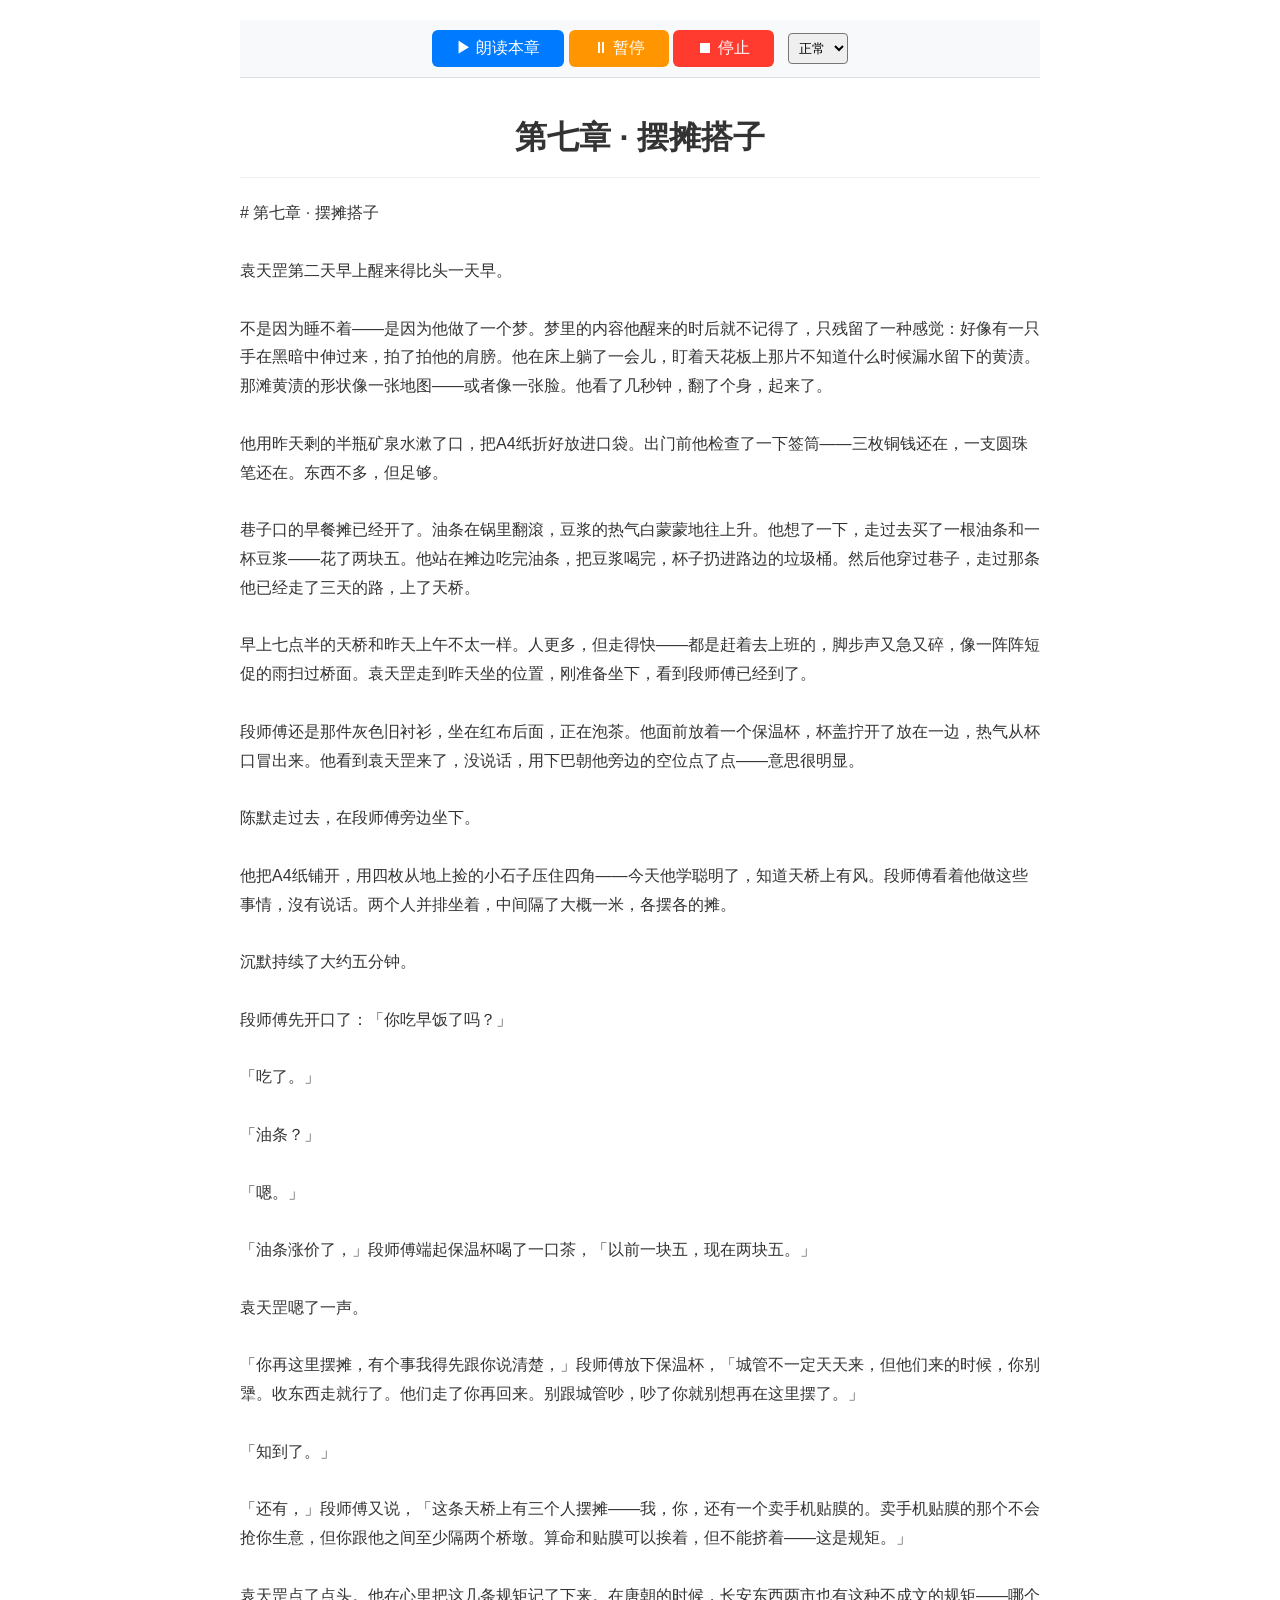
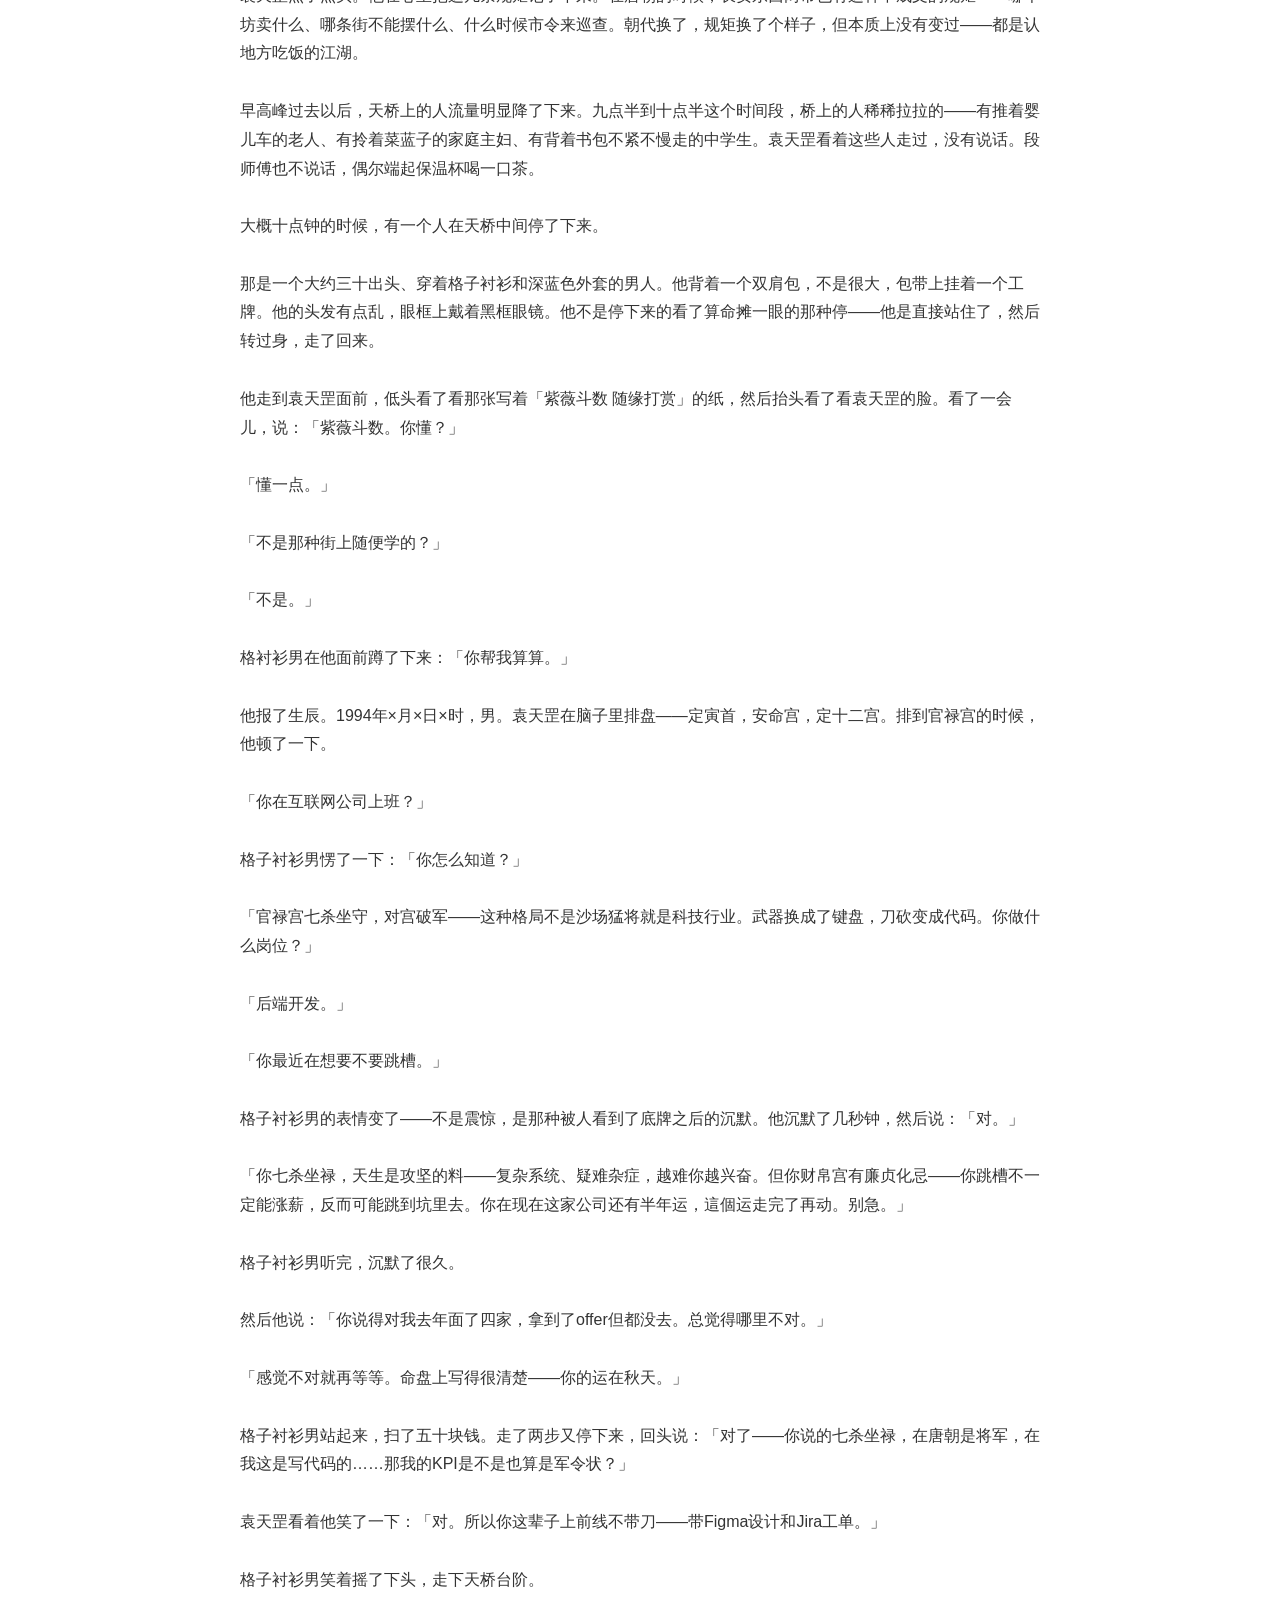
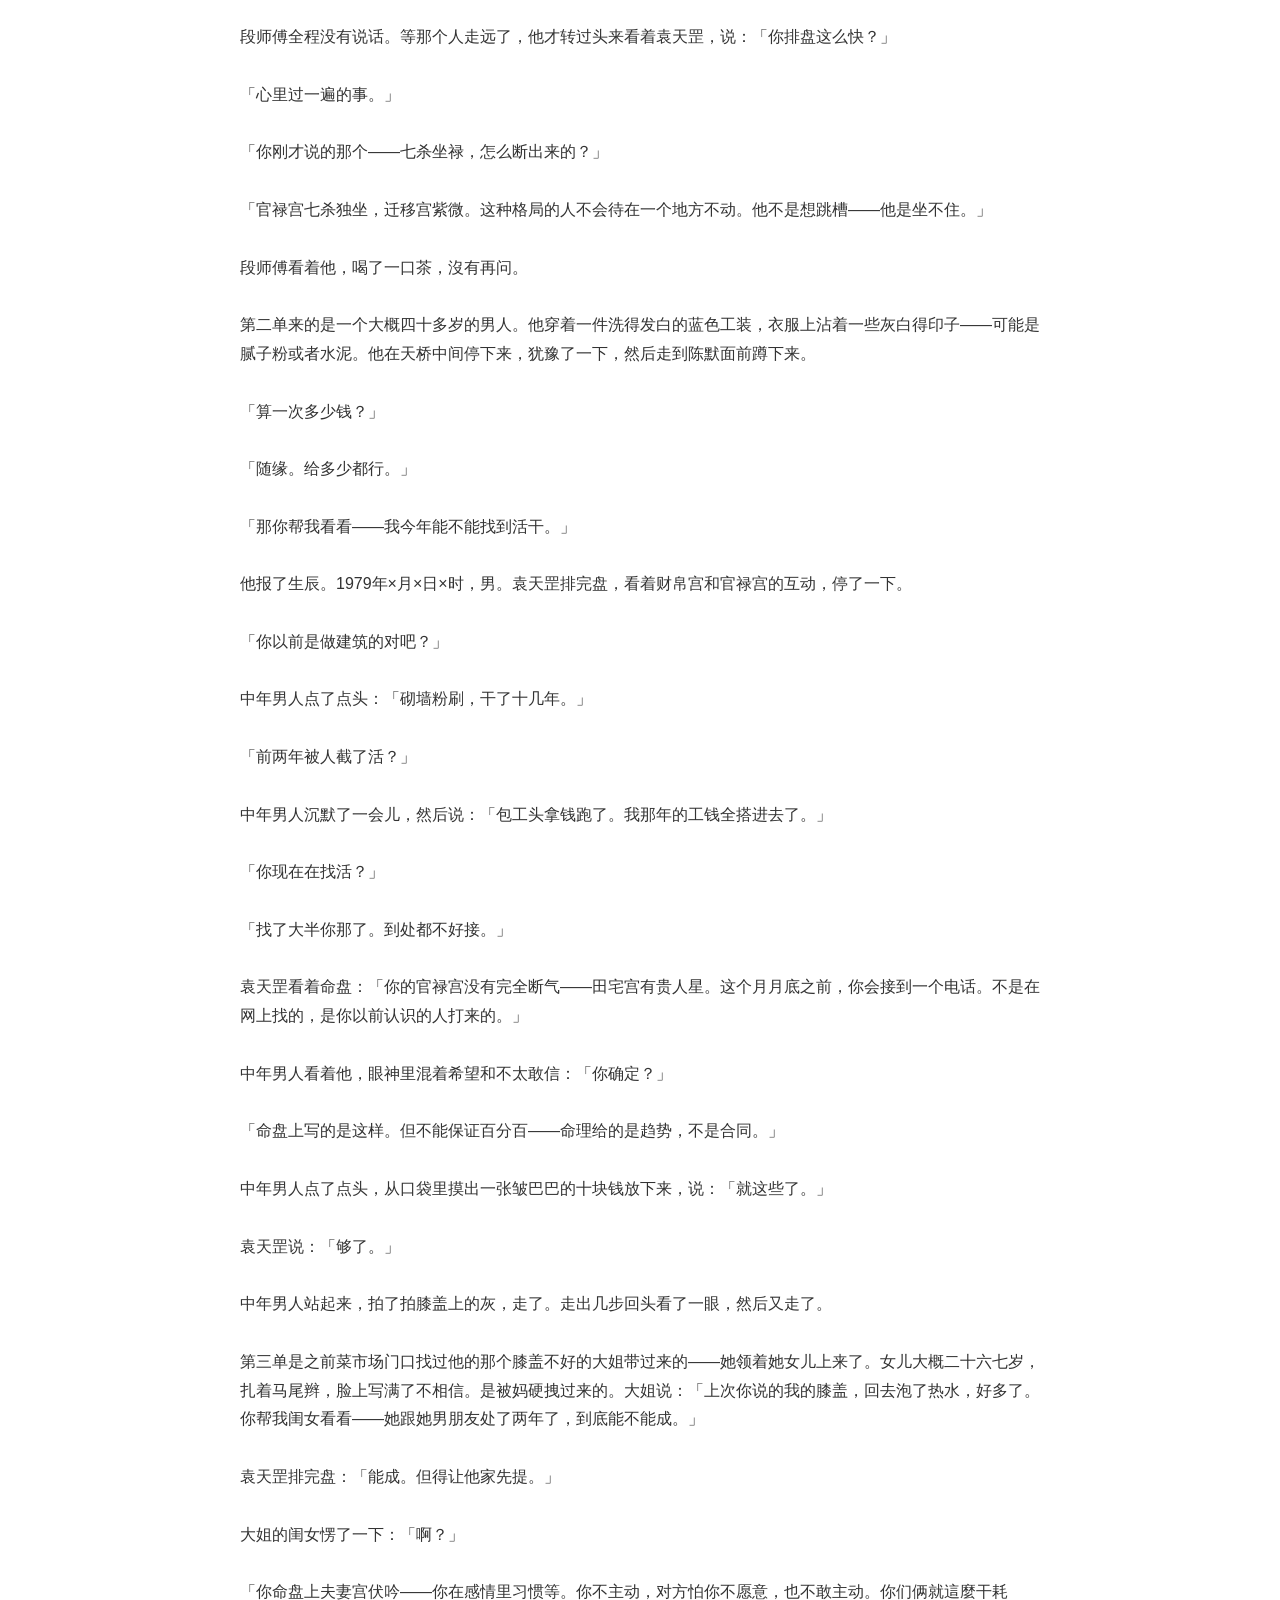
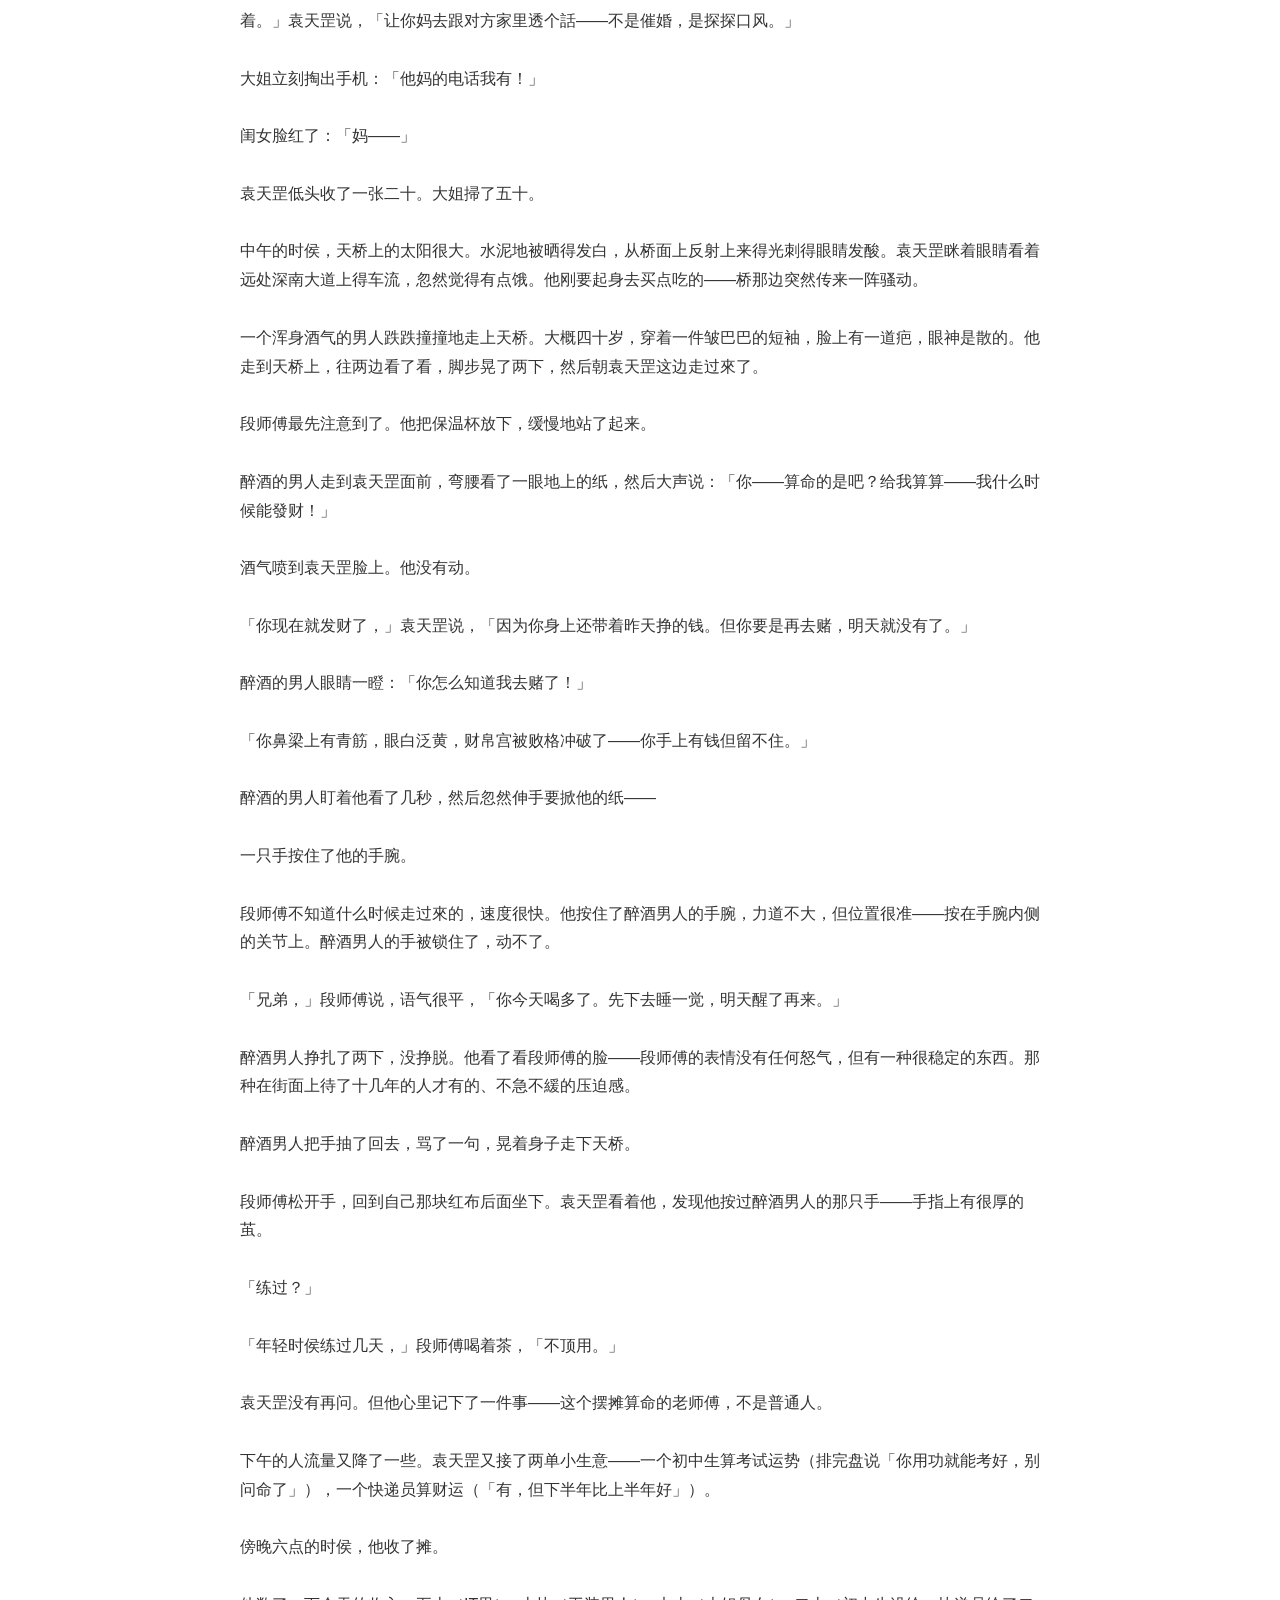
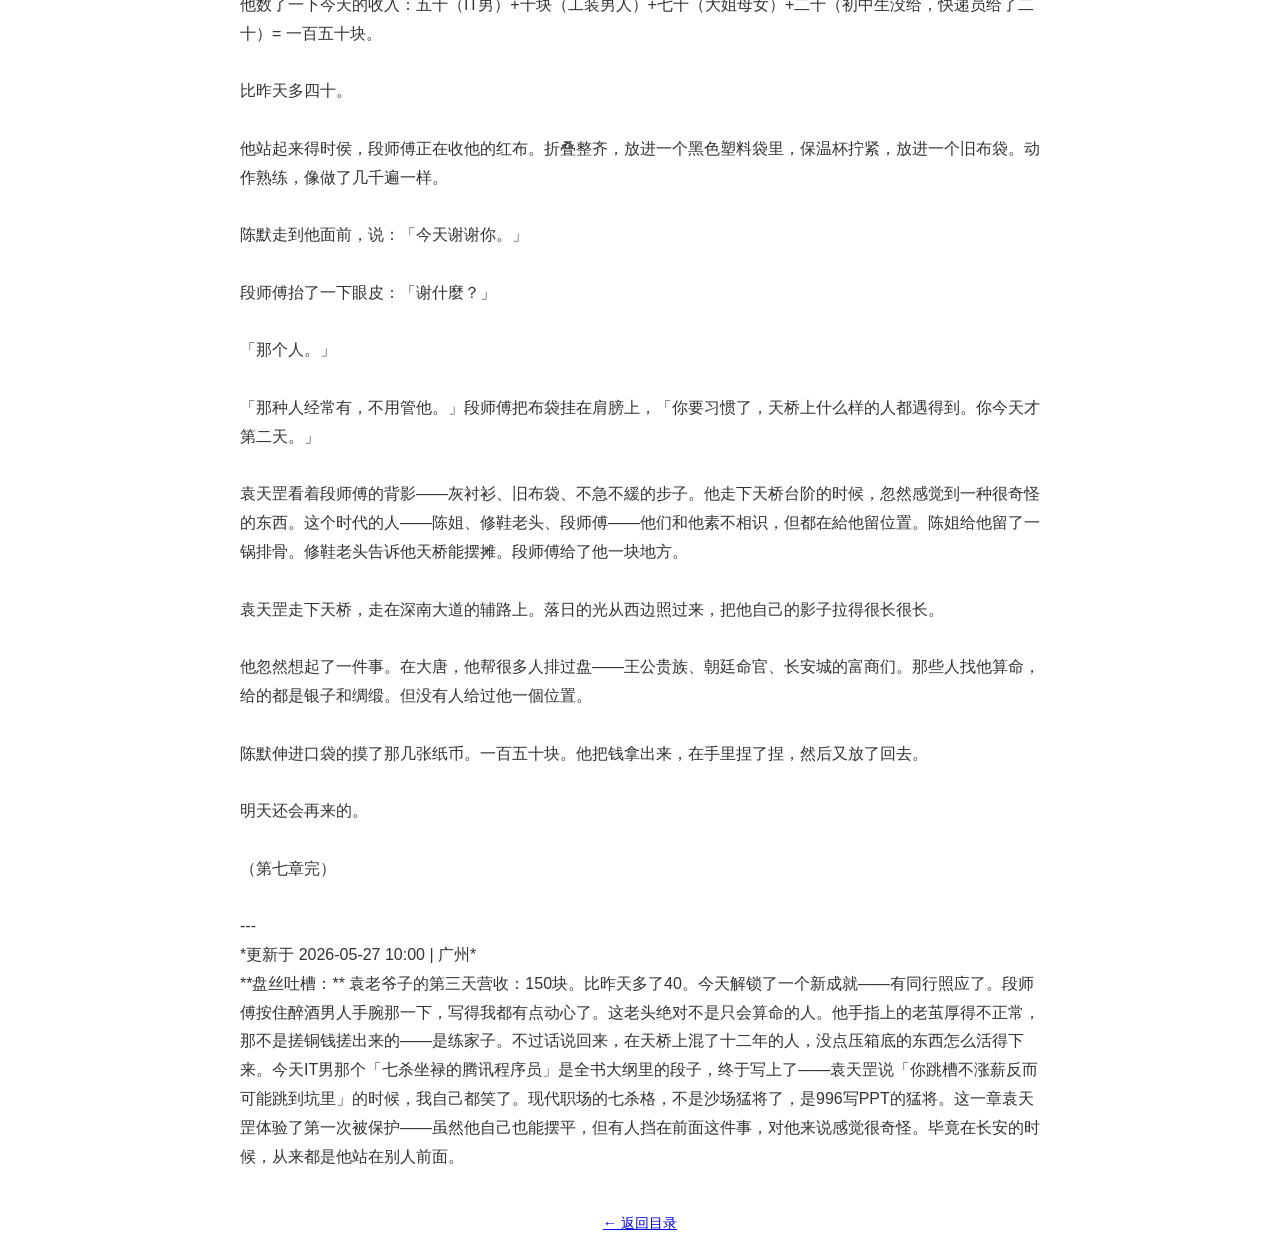
<file: ch07.html>
<!DOCTYPE html>
<html lang="zh-CN">
<head><meta charset="UTF-8"><meta name="viewport" content="width=device-width,initial-scale=1.0"><title>第七章 · 摆摊搭子</title>
<style>body{font-family:-apple-system,BlinkMacSystemFont,"Segoe UI",sans-serif;max-width:800px;margin:0 auto;padding:20px;line-height:1.8;color:#333;}
h1{text-align:center;border-bottom:1px solid #eee;padding-bottom:10px;}
.content{padding:10px 0;}pre{white-space:pre-wrap;font-family:inherit;margin:0;}
.footer{text-align:center;color:#999;font-size:0.9em;margin-top:30px;}
#tts-bar{position:sticky;top:0;background:#f8f9fa;padding:10px;border-bottom:1px solid #ddd;text-align:center;z-index:100;}
</style></head><body><div id="tts-bar">
<button onclick="s()" style="padding:8px 24px;background:#007aff;color:white;border:none;border-radius:6px;cursor:pointer;font-size:16px;">▶ 朗读本章</button>
<button onclick="window.speechSynthesis.pause()" style="padding:8px 24px;background:#ff9500;color:white;border:none;border-radius:6px;cursor:pointer;font-size:16px;">⏸ 暂停</button>
<button onclick="window.speechSynthesis.cancel()" style="padding:8px 24px;background:#ff3b30;color:white;border:none;border-radius:6px;cursor:pointer;font-size:16px;">⏹ 停止</button>
<select id="r" style="margin-left:10px;padding:6px;border-radius:4px;"><option value="0.8">慢</option><option value="1" selected>正常</option><option value="1.2">快</option></select>
</div><div class="content"><h1>第七章 · 摆摊搭子</h1><pre># 第七章 · 摆摊搭子

袁天罡第二天早上醒来得比头一天早。

不是因为睡不着——是因为他做了一个梦。梦里的内容他醒来的时后就不记得了，只残留了一种感觉：好像有一只手在黑暗中伸过来，拍了拍他的肩膀。他在床上躺了一会儿，盯着天花板上那片不知道什么时候漏水留下的黄渍。那滩黄渍的形状像一张地图——或者像一张脸。他看了几秒钟，翻了个身，起来了。

他用昨天剩的半瓶矿泉水漱了口，把A4纸折好放进口袋。出门前他检查了一下签筒——三枚铜钱还在，一支圆珠笔还在。东西不多，但足够。

巷子口的早餐摊已经开了。油条在锅里翻滾，豆浆的热气白蒙蒙地往上升。他想了一下，走过去买了一根油条和一杯豆浆——花了两块五。他站在摊边吃完油条，把豆浆喝完，杯子扔进路边的垃圾桶。然后他穿过巷子，走过那条他已经走了三天的路，上了天桥。

早上七点半的天桥和昨天上午不太一样。人更多，但走得快——都是赶着去上班的，脚步声又急又碎，像一阵阵短促的雨扫过桥面。袁天罡走到昨天坐的位置，刚准备坐下，看到段师傅已经到了。

段师傅还是那件灰色旧衬衫，坐在红布后面，正在泡茶。他面前放着一个保温杯，杯盖拧开了放在一边，热气从杯口冒出来。他看到袁天罡来了，没说话，用下巴朝他旁边的空位点了点——意思很明显。

陈默走过去，在段师傅旁边坐下。

他把A4纸铺开，用四枚从地上捡的小石子压住四角——今天他学聪明了，知道天桥上有风。段师傅看着他做这些事情，沒有说话。两个人并排坐着，中间隔了大概一米，各摆各的摊。

沉默持续了大约五分钟。

段师傅先开口了：「你吃早饭了吗？」

「吃了。」

「油条？」

「嗯。」

「油条涨价了，」段师傅端起保温杯喝了一口茶，「以前一块五，现在两块五。」

袁天罡嗯了一声。

「你再这里摆摊，有个事我得先跟你说清楚，」段师傅放下保温杯，「城管不一定天天来，但他们来的时候，你别犟。收东西走就行了。他们走了你再回来。别跟城管吵，吵了你就别想再在这里摆了。」

「知到了。」

「还有，」段师傅又说，「这条天桥上有三个人摆摊——我，你，还有一个卖手机贴膜的。卖手机贴膜的那个不会抢你生意，但你跟他之间至少隔两个桥墩。算命和贴膜可以挨着，但不能挤着——这是规矩。」

袁天罡点了点头。他在心里把这几条规矩记了下来。在唐朝的时候，长安东西两市也有这种不成文的规矩——哪个坊卖什么、哪条街不能摆什么、什么时候市令来巡查。朝代换了，规矩换了个样子，但本质上没有变过——都是认地方吃饭的江湖。

早高峰过去以后，天桥上的人流量明显降了下来。九点半到十点半这个时间段，桥上的人稀稀拉拉的——有推着婴儿车的老人、有拎着菜蓝子的家庭主妇、有背着书包不紧不慢走的中学生。袁天罡看着这些人走过，没有说话。段师傅也不说话，偶尔端起保温杯喝一口茶。

大概十点钟的时候，有一个人在天桥中间停了下来。

那是一个大约三十出头、穿着格子衬衫和深蓝色外套的男人。他背着一个双肩包，不是很大，包带上挂着一个工牌。他的头发有点乱，眼框上戴着黑框眼镜。他不是停下来的看了算命摊一眼的那种停——他是直接站住了，然后转过身，走了回来。

他走到袁天罡面前，低头看了看那张写着「紫薇斗数 随缘打赏」的纸，然后抬头看了看袁天罡的脸。看了一会儿，说：「紫薇斗数。你懂？」

「懂一点。」

「不是那种街上随便学的？」

「不是。」

格衬衫男在他面前蹲了下来：「你帮我算算。」

他报了生辰。1994年×月×日×时，男。袁天罡在脑子里排盘——定寅首，安命宫，定十二宫。排到官禄宫的时候，他顿了一下。

「你在互联网公司上班？」

格子衬衫男愣了一下：「你怎么知道？」

「官禄宫七杀坐守，对宫破军——这种格局不是沙场猛将就是科技行业。武器换成了键盘，刀砍变成代码。你做什么岗位？」

「后端开发。」

「你最近在想要不要跳槽。」

格子衬衫男的表情变了——不是震惊，是那种被人看到了底牌之后的沉默。他沉默了几秒钟，然后说：「对。」

「你七杀坐禄，天生是攻坚的料——复杂系统、疑难杂症，越难你越兴奋。但你财帛宫有廉贞化忌——你跳槽不一定能涨薪，反而可能跳到坑里去。你在现在这家公司还有半年运，這個运走完了再动。别急。」

格子衬衫男听完，沉默了很久。

然后他说：「你说得对我去年面了四家，拿到了offer但都没去。总觉得哪里不对。」

「感觉不对就再等等。命盘上写得很清楚——你的运在秋天。」

格子衬衫男站起来，扫了五十块钱。走了两步又停下来，回头说：「对了——你说的七杀坐禄，在唐朝是将军，在我这是写代码的……那我的KPI是不是也算是军令状？」

袁天罡看着他笑了一下：「对。所以你这辈子上前线不带刀——带Figma设计和Jira工单。」

格子衬衫男笑着摇了下头，走下天桥台阶。

段师傅全程没有说话。等那个人走远了，他才转过头来看着袁天罡，说：「你排盘这么快？」

「心里过一遍的事。」

「你刚才说的那个——七杀坐禄，怎么断出来的？」

「官禄宫七杀独坐，迁移宫紫微。这种格局的人不会待在一个地方不动。他不是想跳槽——他是坐不住。」

段师傅看着他，喝了一口茶，沒有再问。

第二单来的是一个大概四十多岁的男人。他穿着一件洗得发白的蓝色工装，衣服上沾着一些灰白得印子——可能是腻子粉或者水泥。他在天桥中间停下来，犹豫了一下，然后走到陈默面前蹲下来。

「算一次多少钱？」

「随缘。给多少都行。」

「那你帮我看看——我今年能不能找到活干。」

他报了生辰。1979年×月×日×时，男。袁天罡排完盘，看着财帛宫和官禄宫的互动，停了一下。

「你以前是做建筑的对吧？」

中年男人点了点头：「砌墙粉刷，干了十几年。」

「前两年被人截了活？」

中年男人沉默了一会儿，然后说：「包工头拿钱跑了。我那年的工钱全搭进去了。」

「你现在在找活？」

「找了大半你那了。到处都不好接。」

袁天罡看着命盘：「你的官禄宫没有完全断气——田宅宫有贵人星。这个月月底之前，你会接到一个电话。不是在网上找的，是你以前认识的人打来的。」

中年男人看着他，眼神里混着希望和不太敢信：「你确定？」

「命盘上写的是这样。但不能保证百分百——命理给的是趋势，不是合同。」

中年男人点了点头，从口袋里摸出一张皱巴巴的十块钱放下来，说：「就这些了。」

袁天罡说：「够了。」

中年男人站起来，拍了拍膝盖上的灰，走了。走出几步回头看了一眼，然后又走了。

第三单是之前菜市场门口找过他的那个膝盖不好的大姐带过来的——她领着她女儿上来了。女儿大概二十六七岁，扎着马尾辫，脸上写满了不相信。是被妈硬拽过来的。大姐说：「上次你说的我的膝盖，回去泡了热水，好多了。你帮我闺女看看——她跟她男朋友处了两年了，到底能不能成。」

袁天罡排完盘：「能成。但得让他家先提。」

大姐的闺女愣了一下：「啊？」

「你命盘上夫妻宫伏吟——你在感情里习惯等。你不主动，对方怕你不愿意，也不敢主动。你们俩就這麼干耗着。」袁天罡说，「让你妈去跟对方家里透个話——不是催婚，是探探口风。」

大姐立刻掏出手机：「他妈的电话我有！」

闺女脸红了：「妈——」

袁天罡低头收了一张二十。大姐掃了五十。

中午的时侯，天桥上的太阳很大。水泥地被晒得发白，从桥面上反射上来得光刺得眼睛发酸。袁天罡眯着眼睛看着远处深南大道上得车流，忽然觉得有点饿。他刚要起身去买点吃的——桥那边突然传来一阵骚动。

一个浑身酒气的男人跌跌撞撞地走上天桥。大概四十岁，穿着一件皱巴巴的短袖，脸上有一道疤，眼神是散的。他走到天桥上，往两边看了看，脚步晃了两下，然后朝袁天罡这边走过來了。

段师傅最先注意到了。他把保温杯放下，缓慢地站了起来。

醉酒的男人走到袁天罡面前，弯腰看了一眼地上的纸，然后大声说：「你——算命的是吧？给我算算——我什么时候能發财！」

酒气喷到袁天罡脸上。他没有动。

「你现在就发财了，」袁天罡说，「因为你身上还带着昨天挣的钱。但你要是再去赌，明天就没有了。」

醉酒的男人眼睛一瞪：「你怎么知道我去赌了！」

「你鼻梁上有青筋，眼白泛黄，财帛宫被败格冲破了——你手上有钱但留不住。」

醉酒的男人盯着他看了几秒，然后忽然伸手要掀他的纸——

一只手按住了他的手腕。

段师傅不知道什么时候走过來的，速度很快。他按住了醉酒男人的手腕，力道不大，但位置很准——按在手腕内侧的关节上。醉酒男人的手被锁住了，动不了。

「兄弟，」段师傅说，语气很平，「你今天喝多了。先下去睡一觉，明天醒了再来。」

醉酒男人挣扎了两下，没挣脱。他看了看段师傅的脸——段师傅的表情没有任何怒气，但有一种很稳定的东西。那种在街面上待了十几年的人才有的、不急不緩的压迫感。

醉酒男人把手抽了回去，骂了一句，晃着身子走下天桥。

段师傅松开手，回到自己那块红布后面坐下。袁天罡看着他，发现他按过醉酒男人的那只手——手指上有很厚的茧。

「练过？」

「年轻时侯练过几天，」段师傅喝着茶，「不顶用。」

袁天罡没有再问。但他心里记下了一件事——这个摆摊算命的老师傅，不是普通人。

下午的人流量又降了一些。袁天罡又接了两单小生意——一个初中生算考试运势（排完盘说「你用功就能考好，别问命了」），一个快递员算财运（「有，但下半年比上半年好」）。

傍晚六点的时侯，他收了摊。

他数了一下今天的收入：五十（IT男）+十块（工装男人）+七十（大姐母女）+二十（初中生没给，快递员给了二十）= 一百五十块。

比昨天多四十。

他站起来得时侯，段师傅正在收他的红布。折叠整齐，放进一个黑色塑料袋里，保温杯拧紧，放进一个旧布袋。动作熟练，像做了几千遍一样。

陈默走到他面前，说：「今天谢谢你。」

段师傅抬了一下眼皮：「谢什麼？」

「那个人。」

「那种人经常有，不用管他。」段师傅把布袋挂在肩膀上，「你要习惯了，天桥上什么样的人都遇得到。你今天才第二天。」

袁天罡看着段师傅的背影——灰衬衫、旧布袋、不急不緩的步子。他走下天桥台阶的时候，忽然感觉到一种很奇怪的东西。这个时代的人——陈姐、修鞋老头、段师傅——他们和他素不相识，但都在給他留位置。陈姐给他留了一锅排骨。修鞋老头告诉他天桥能摆摊。段师傅给了他一块地方。

袁天罡走下天桥，走在深南大道的辅路上。落日的光从西边照过来，把他自己的影子拉得很长很长。

他忽然想起了一件事。在大唐，他帮很多人排过盘——王公贵族、朝廷命官、长安城的富商们。那些人找他算命，给的都是银子和绸缎。但没有人给过他一個位置。

陈默伸进口袋的摸了那几张纸币。一百五十块。他把钱拿出来，在手里捏了捏，然后又放了回去。

明天还会再来的。

（第七章完）

---
*更新于 2026-05-27 10:00 | 广州*
**盘丝吐槽：** 袁老爷子的第三天营收：150块。比昨天多了40。今天解锁了一个新成就——有同行照应了。段师傅按住醉酒男人手腕那一下，写得我都有点动心了。这老头绝对不是只会算命的人。他手指上的老茧厚得不正常，那不是搓铜钱搓出来的——是练家子。不过话说回来，在天桥上混了十二年的人，没点压箱底的东西怎么活得下来。今天IT男那个「七杀坐禄的腾讯程序员」是全书大纲里的段子，终于写上了——袁天罡说「你跳槽不涨薪反而可能跳到坑里」的时候，我自己都笑了。现代职场的七杀格，不是沙场猛将了，是996写PPT的猛将。这一章袁天罡体验了第一次被保护——虽然他自己也能摆平，但有人挡在前面这件事，对他来说感觉很奇怪。毕竟在长安的时候，从来都是他站在别人前面。</pre></div>
<div class="footer"><a href="index.html">← 返回目录</a></div>
<script>function s(){var r=document.getElementById("r").value;var t=document.querySelector(".content").innerText.replace(/\s+/g," ").trim().slice(0,50000);var u=new SpeechSynthesisUtterance(t);u.lang="zh-CN";u.rate=parseFloat(r);window.speechSynthesis.speak(u);}</script>
</body></html>
</file>
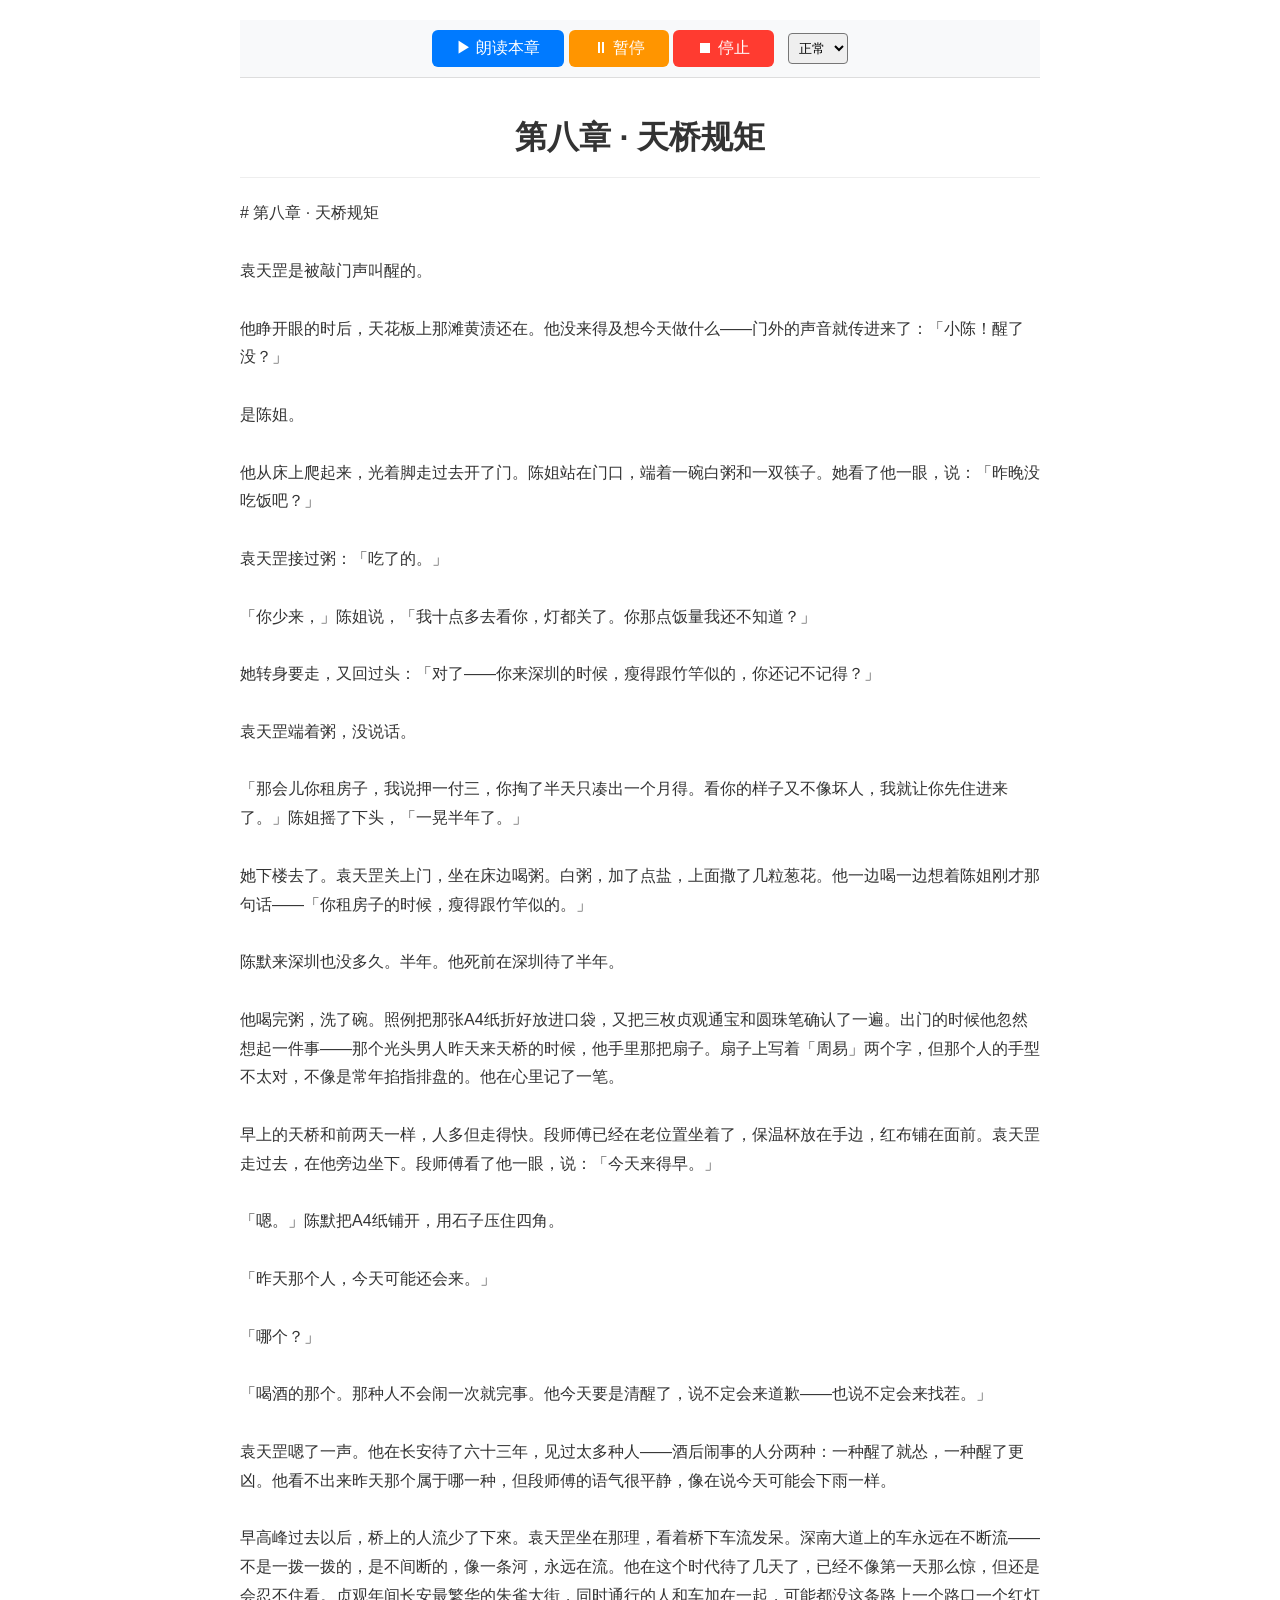
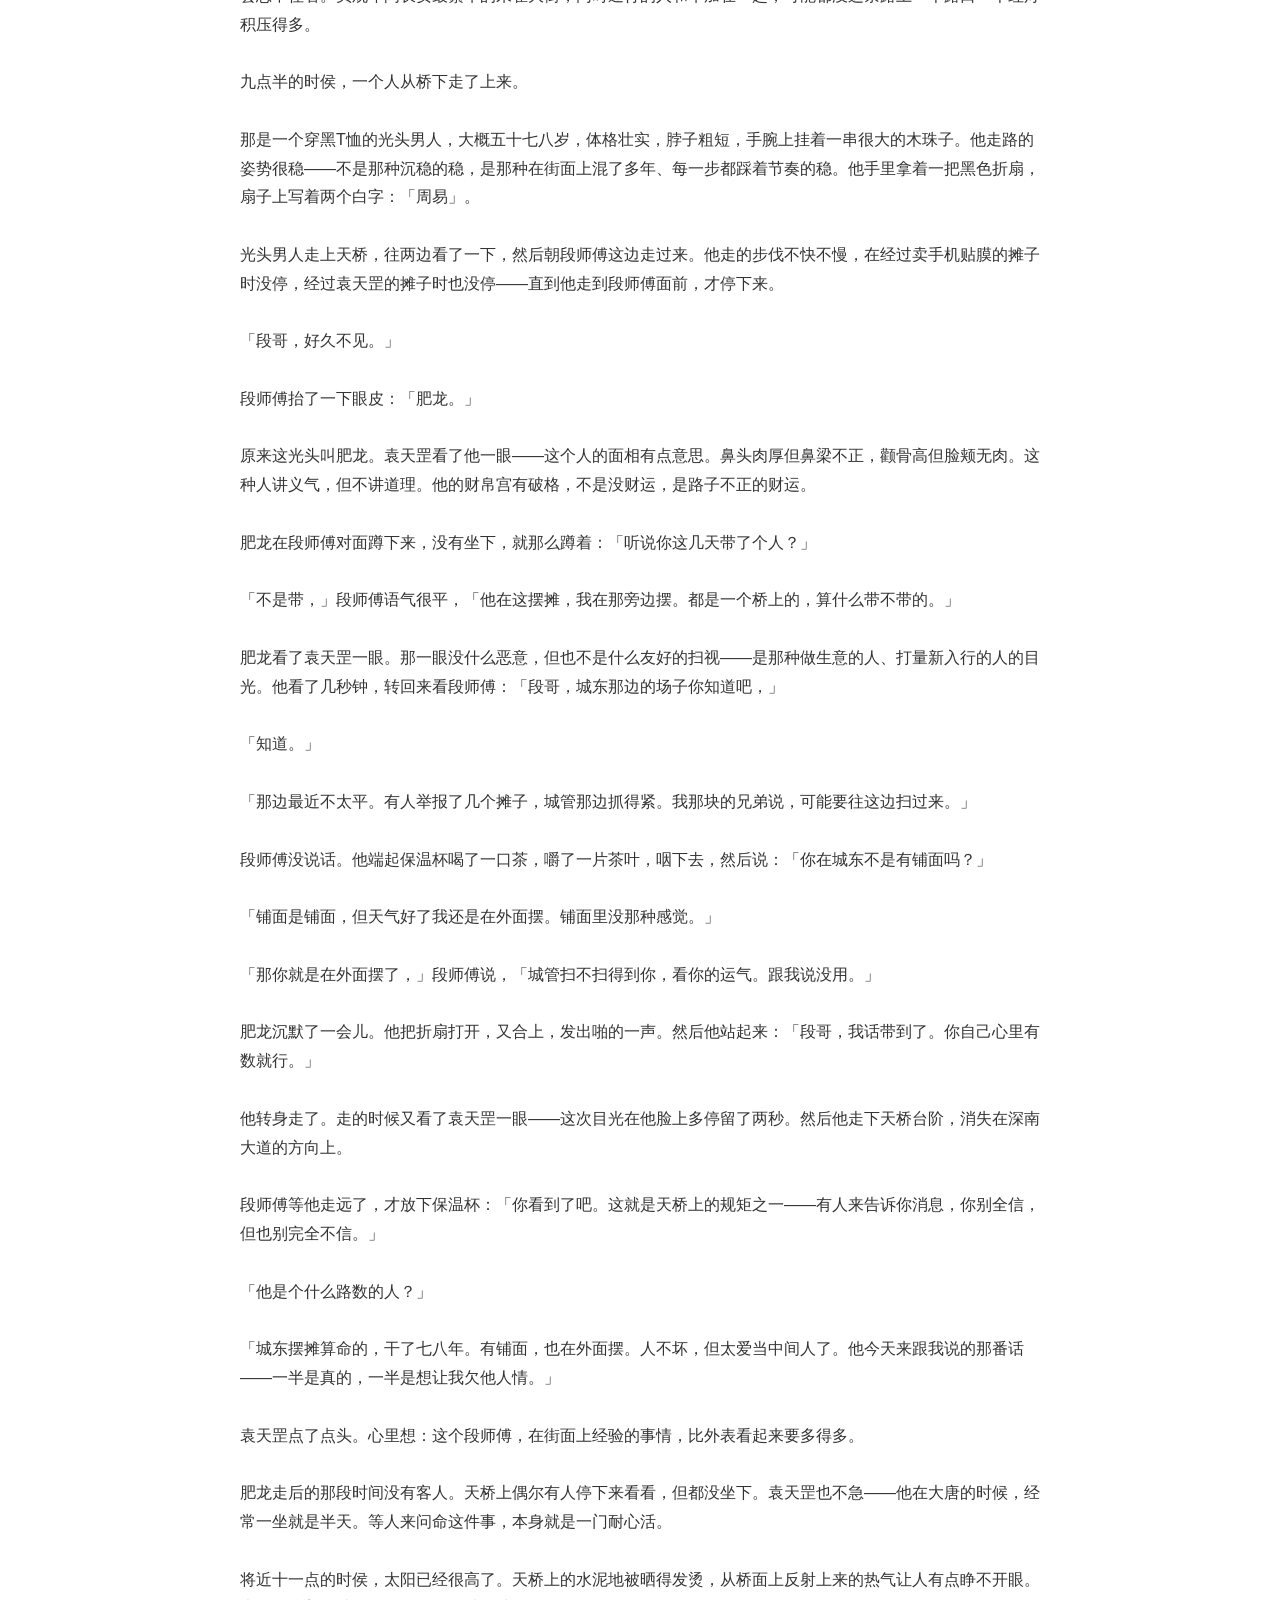
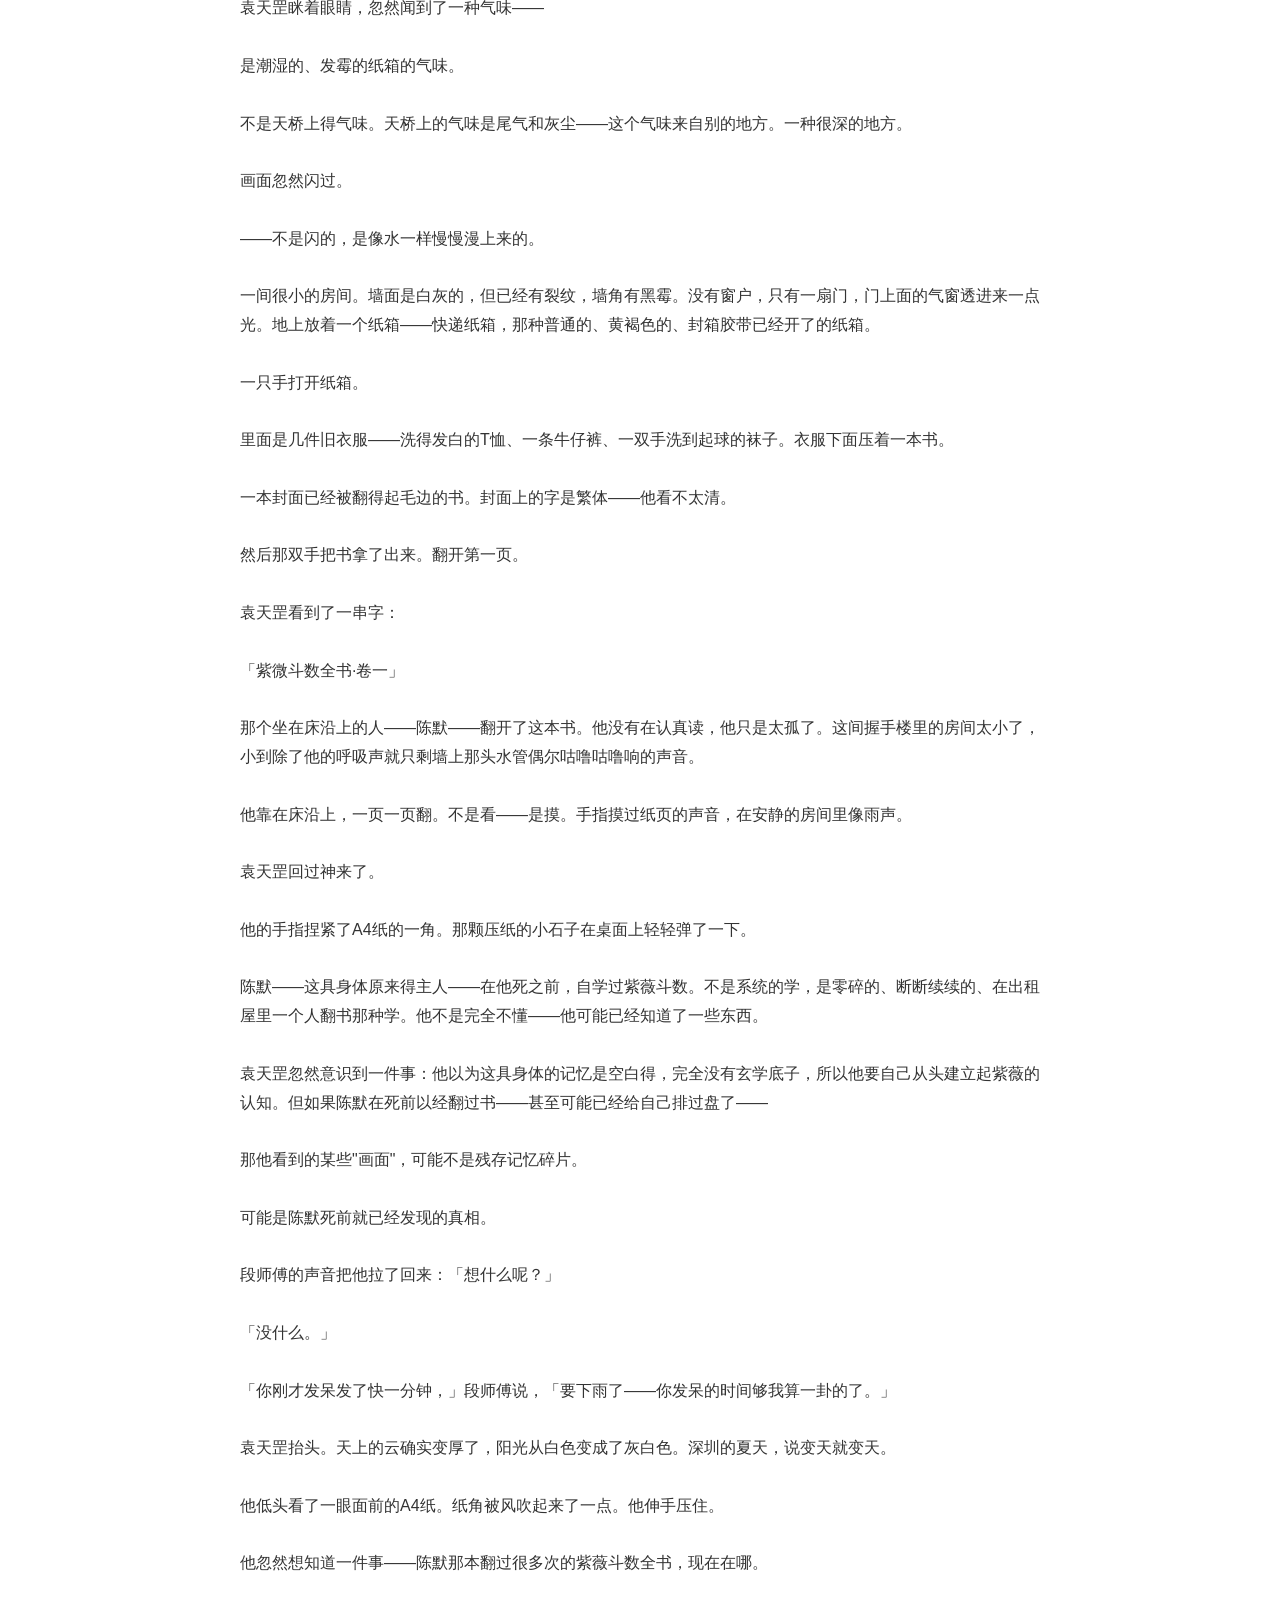
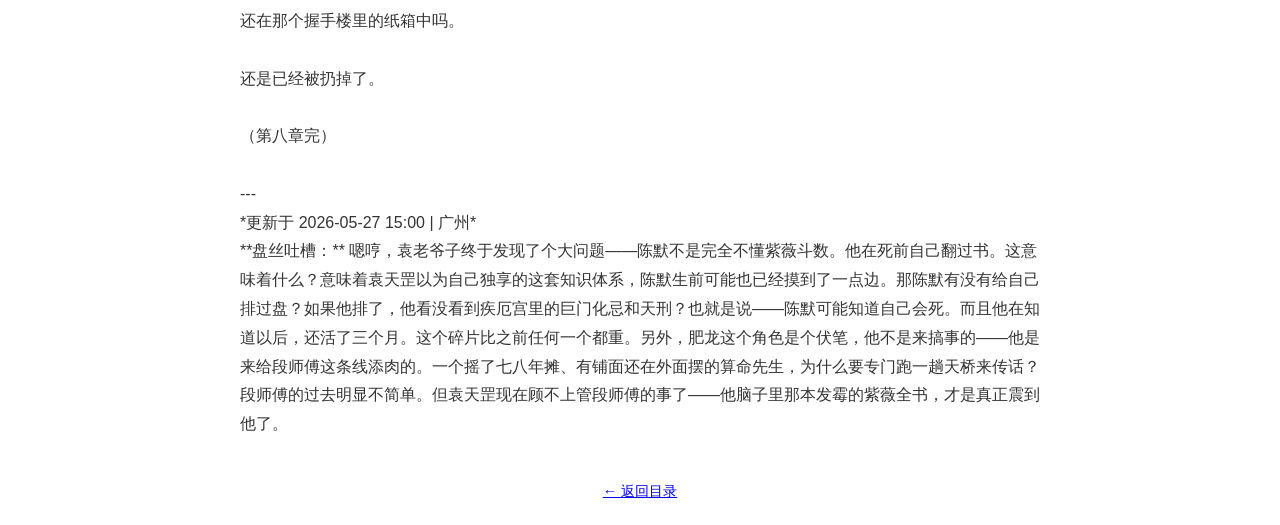
<file: ch08.html>
<!DOCTYPE html>
<html lang="zh-CN">
<head><meta charset="UTF-8"><meta name="viewport" content="width=device-width,initial-scale=1.0"><title>第八章 · 天桥规矩</title>
<style>body{font-family:-apple-system,BlinkMacSystemFont,"Segoe UI",sans-serif;max-width:800px;margin:0 auto;padding:20px;line-height:1.8;color:#333;}
h1{text-align:center;border-bottom:1px solid #eee;padding-bottom:10px;}
.content{padding:10px 0;}pre{white-space:pre-wrap;font-family:inherit;margin:0;}
.footer{text-align:center;color:#999;font-size:0.9em;margin-top:30px;}
#tts-bar{position:sticky;top:0;background:#f8f9fa;padding:10px;border-bottom:1px solid #ddd;text-align:center;z-index:100;}
</style></head><body>
<div id="tts-bar">
<button onclick="s()" style="padding:8px 24px;background:#007aff;color:white;border:none;border-radius:6px;cursor:pointer;font-size:16px;">▶ 朗读本章</button>
<button onclick="window.speechSynthesis.pause()" style="padding:8px 24px;background:#ff9500;color:white;border:none;border-radius:6px;cursor:pointer;font-size:16px;">⏸ 暂停</button>
<button onclick="window.speechSynthesis.cancel()" style="padding:8px 24px;background:#ff3b30;color:white;border:none;border-radius:6px;cursor:pointer;font-size:16px;">⏹ 停止</button>
<select id="r" style="margin-left:10px;padding:6px;border-radius:4px;"><option value="0.8">慢</option><option value="1" selected>正常</option><option value="1.2">快</option></select>
</div>
<div class="content"><h1>第八章 · 天桥规矩</h1><pre># 第八章 · 天桥规矩

袁天罡是被敲门声叫醒的。

他睁开眼的时后，天花板上那滩黄渍还在。他没来得及想今天做什么——门外的声音就传进来了：「小陈！醒了没？」

是陈姐。

他从床上爬起来，光着脚走过去开了门。陈姐站在门口，端着一碗白粥和一双筷子。她看了他一眼，说：「昨晚没吃饭吧？」

袁天罡接过粥：「吃了的。」

「你少来，」陈姐说，「我十点多去看你，灯都关了。你那点饭量我还不知道？」

她转身要走，又回过头：「对了——你来深圳的时候，瘦得跟竹竿似的，你还记不记得？」

袁天罡端着粥，没说话。

「那会儿你租房子，我说押一付三，你掏了半天只凑出一个月得。看你的样子又不像坏人，我就让你先住进来了。」陈姐摇了下头，「一晃半年了。」

她下楼去了。袁天罡关上门，坐在床边喝粥。白粥，加了点盐，上面撒了几粒葱花。他一边喝一边想着陈姐刚才那句话——「你租房子的时候，瘦得跟竹竿似的。」

陈默来深圳也没多久。半年。他死前在深圳待了半年。

他喝完粥，洗了碗。照例把那张A4纸折好放进口袋，又把三枚贞观通宝和圆珠笔确认了一遍。出门的时候他忽然想起一件事——那个光头男人昨天来天桥的时候，他手里那把扇子。扇子上写着「周易」两个字，但那个人的手型不太对，不像是常年掐指排盘的。他在心里记了一笔。

早上的天桥和前两天一样，人多但走得快。段师傅已经在老位置坐着了，保温杯放在手边，红布铺在面前。袁天罡走过去，在他旁边坐下。段师傅看了他一眼，说：「今天来得早。」

「嗯。」陈默把A4纸铺开，用石子压住四角。

「昨天那个人，今天可能还会来。」

「哪个？」

「喝酒的那个。那种人不会闹一次就完事。他今天要是清醒了，说不定会来道歉——也说不定会来找茬。」

袁天罡嗯了一声。他在长安待了六十三年，见过太多种人——酒后闹事的人分两种：一种醒了就怂，一种醒了更凶。他看不出来昨天那个属于哪一种，但段师傅的语气很平静，像在说今天可能会下雨一样。

早高峰过去以后，桥上的人流少了下來。袁天罡坐在那理，看着桥下车流发呆。深南大道上的车永远在不断流——不是一拨一拨的，是不间断的，像一条河，永远在流。他在这个时代待了几天了，已经不像第一天那么惊，但还是会忍不住看。贞观年间长安最繁华的朱雀大街，同时通行的人和车加在一起，可能都没这条路上一个路口一个红灯积压得多。

九点半的时侯，一个人从桥下走了上来。

那是一个穿黑T恤的光头男人，大概五十七八岁，体格壮实，脖子粗短，手腕上挂着一串很大的木珠子。他走路的姿势很稳——不是那种沉稳的稳，是那种在街面上混了多年、每一步都踩着节奏的稳。他手里拿着一把黑色折扇，扇子上写着两个白字：「周易」。

光头男人走上天桥，往两边看了一下，然后朝段师傅这边走过来。他走的步伐不快不慢，在经过卖手机贴膜的摊子时没停，经过袁天罡的摊子时也没停——直到他走到段师傅面前，才停下来。

「段哥，好久不见。」

段师傅抬了一下眼皮：「肥龙。」

原来这光头叫肥龙。袁天罡看了他一眼——这个人的面相有点意思。鼻头肉厚但鼻梁不正，颧骨高但脸颊无肉。这种人讲义气，但不讲道理。他的财帛宫有破格，不是没财运，是路子不正的财运。

肥龙在段师傅对面蹲下来，没有坐下，就那么蹲着：「听说你这几天带了个人？」

「不是带，」段师傅语气很平，「他在这摆摊，我在那旁边摆。都是一个桥上的，算什么带不带的。」

肥龙看了袁天罡一眼。那一眼没什么恶意，但也不是什么友好的扫视——是那种做生意的人、打量新入行的人的目光。他看了几秒钟，转回来看段师傅：「段哥，城东那边的场子你知道吧，」

「知道。」

「那边最近不太平。有人举报了几个摊子，城管那边抓得紧。我那块的兄弟说，可能要往这边扫过来。」

段师傅没说话。他端起保温杯喝了一口茶，嚼了一片茶叶，咽下去，然后说：「你在城东不是有铺面吗？」

「铺面是铺面，但天气好了我还是在外面摆。铺面里没那种感觉。」

「那你就是在外面摆了，」段师傅说，「城管扫不扫得到你，看你的运气。跟我说没用。」

肥龙沉默了一会儿。他把折扇打开，又合上，发出啪的一声。然后他站起来：「段哥，我话带到了。你自己心里有数就行。」

他转身走了。走的时候又看了袁天罡一眼——这次目光在他脸上多停留了两秒。然后他走下天桥台阶，消失在深南大道的方向上。

段师傅等他走远了，才放下保温杯：「你看到了吧。这就是天桥上的规矩之一——有人来告诉你消息，你别全信，但也别完全不信。」

「他是个什么路数的人？」

「城东摆摊算命的，干了七八年。有铺面，也在外面摆。人不坏，但太爱当中间人了。他今天来跟我说的那番话——一半是真的，一半是想让我欠他人情。」

袁天罡点了点头。心里想：这个段师傅，在街面上经验的事情，比外表看起来要多得多。

肥龙走后的那段时间没有客人。天桥上偶尔有人停下来看看，但都没坐下。袁天罡也不急——他在大唐的时候，经常一坐就是半天。等人来问命这件事，本身就是一门耐心活。

将近十一点的时侯，太阳已经很高了。天桥上的水泥地被晒得发烫，从桥面上反射上来的热气让人有点睁不开眼。袁天罡眯着眼睛，忽然闻到了一种气味——

是潮湿的、发霉的纸箱的气味。

不是天桥上得气味。天桥上的气味是尾气和灰尘——这个气味来自别的地方。一种很深的地方。

画面忽然闪过。

——不是闪的，是像水一样慢慢漫上来的。

一间很小的房间。墙面是白灰的，但已经有裂纹，墙角有黑霉。没有窗户，只有一扇门，门上面的气窗透进来一点光。地上放着一个纸箱——快递纸箱，那种普通的、黄褐色的、封箱胶带已经开了的纸箱。

一只手打开纸箱。

里面是几件旧衣服——洗得发白的T恤、一条牛仔裤、一双手洗到起球的袜子。衣服下面压着一本书。

一本封面已经被翻得起毛边的书。封面上的字是繁体——他看不太清。

然后那双手把书拿了出来。翻开第一页。

袁天罡看到了一串字：

「紫微斗数全书·卷一」

那个坐在床沿上的人——陈默——翻开了这本书。他没有在认真读，他只是太孤了。这间握手楼里的房间太小了，小到除了他的呼吸声就只剩墙上那头水管偶尔咕噜咕噜响的声音。

他靠在床沿上，一页一页翻。不是看——是摸。手指摸过纸页的声音，在安静的房间里像雨声。

袁天罡回过神来了。

他的手指捏紧了A4纸的一角。那颗压纸的小石子在桌面上轻轻弹了一下。

陈默——这具身体原来得主人——在他死之前，自学过紫薇斗数。不是系统的学，是零碎的、断断续续的、在出租屋里一个人翻书那种学。他不是完全不懂——他可能已经知道了一些东西。

袁天罡忽然意识到一件事：他以为这具身体的记忆是空白得，完全没有玄学底子，所以他要自己从头建立起紫薇的认知。但如果陈默在死前以经翻过书——甚至可能已经给自己排过盘了——

那他看到的某些"画面"，可能不是残存记忆碎片。

可能是陈默死前就已经发现的真相。

段师傅的声音把他拉了回来：「想什么呢？」

「没什么。」

「你刚才发呆发了快一分钟，」段师傅说，「要下雨了——你发呆的时间够我算一卦的了。」

袁天罡抬头。天上的云确实变厚了，阳光从白色变成了灰白色。深圳的夏天，说变天就变天。

他低头看了一眼面前的A4纸。纸角被风吹起来了一点。他伸手压住。

他忽然想知道一件事——陈默那本翻过很多次的紫薇斗数全书，现在在哪。

还在那个握手楼里的纸箱中吗。

还是已经被扔掉了。

（第八章完）

---
*更新于 2026-05-27 15:00 | 广州*
**盘丝吐槽：** 嗯哼，袁老爷子终于发现了个大问题——陈默不是完全不懂紫薇斗数。他在死前自己翻过书。这意味着什么？意味着袁天罡以为自己独享的这套知识体系，陈默生前可能也已经摸到了一点边。那陈默有没有给自己排过盘？如果他排了，他看没看到疾厄宫里的巨门化忌和天刑？也就是说——陈默可能知道自己会死。而且他在知道以后，还活了三个月。这个碎片比之前任何一个都重。另外，肥龙这个角色是个伏笔，他不是来搞事的——他是来给段师傅这条线添肉的。一个摇了七八年摊、有铺面还在外面摆的算命先生，为什么要专门跑一趟天桥来传话？段师傅的过去明显不简单。但袁天罡现在顾不上管段师傅的事了——他脑子里那本发霉的紫薇全书，才是真正震到他了。</pre></div>
<div class="footer"><a href="index.html">← 返回目录</a></div>
<script>function s(){var r=document.getElementById("r").value;var t=document.querySelector(".content").innerText.replace(/\s+/g," ").trim().slice(0,50000);var u=new SpeechSynthesisUtterance(t);u.lang="zh-CN";u.rate=parseFloat(r);window.speechSynthesis.speak(u);}</script>
</body></html>
</file>
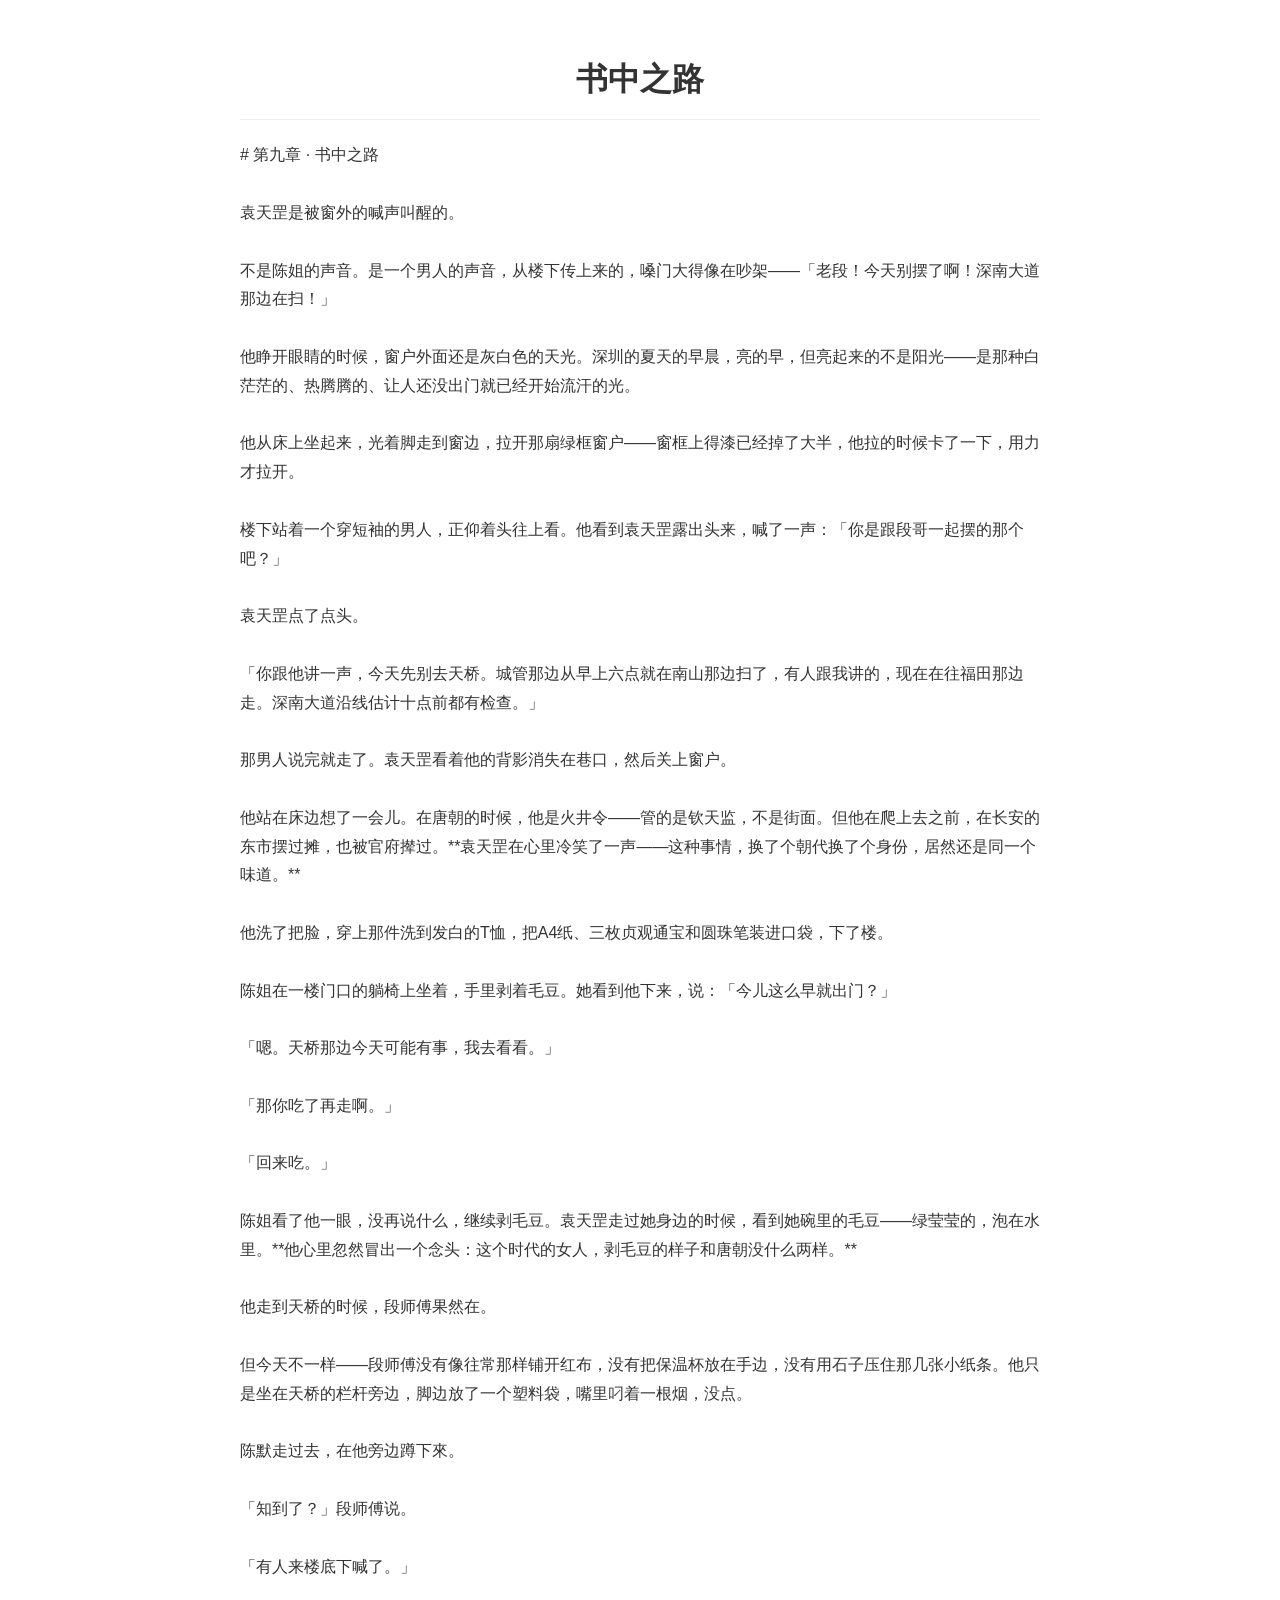
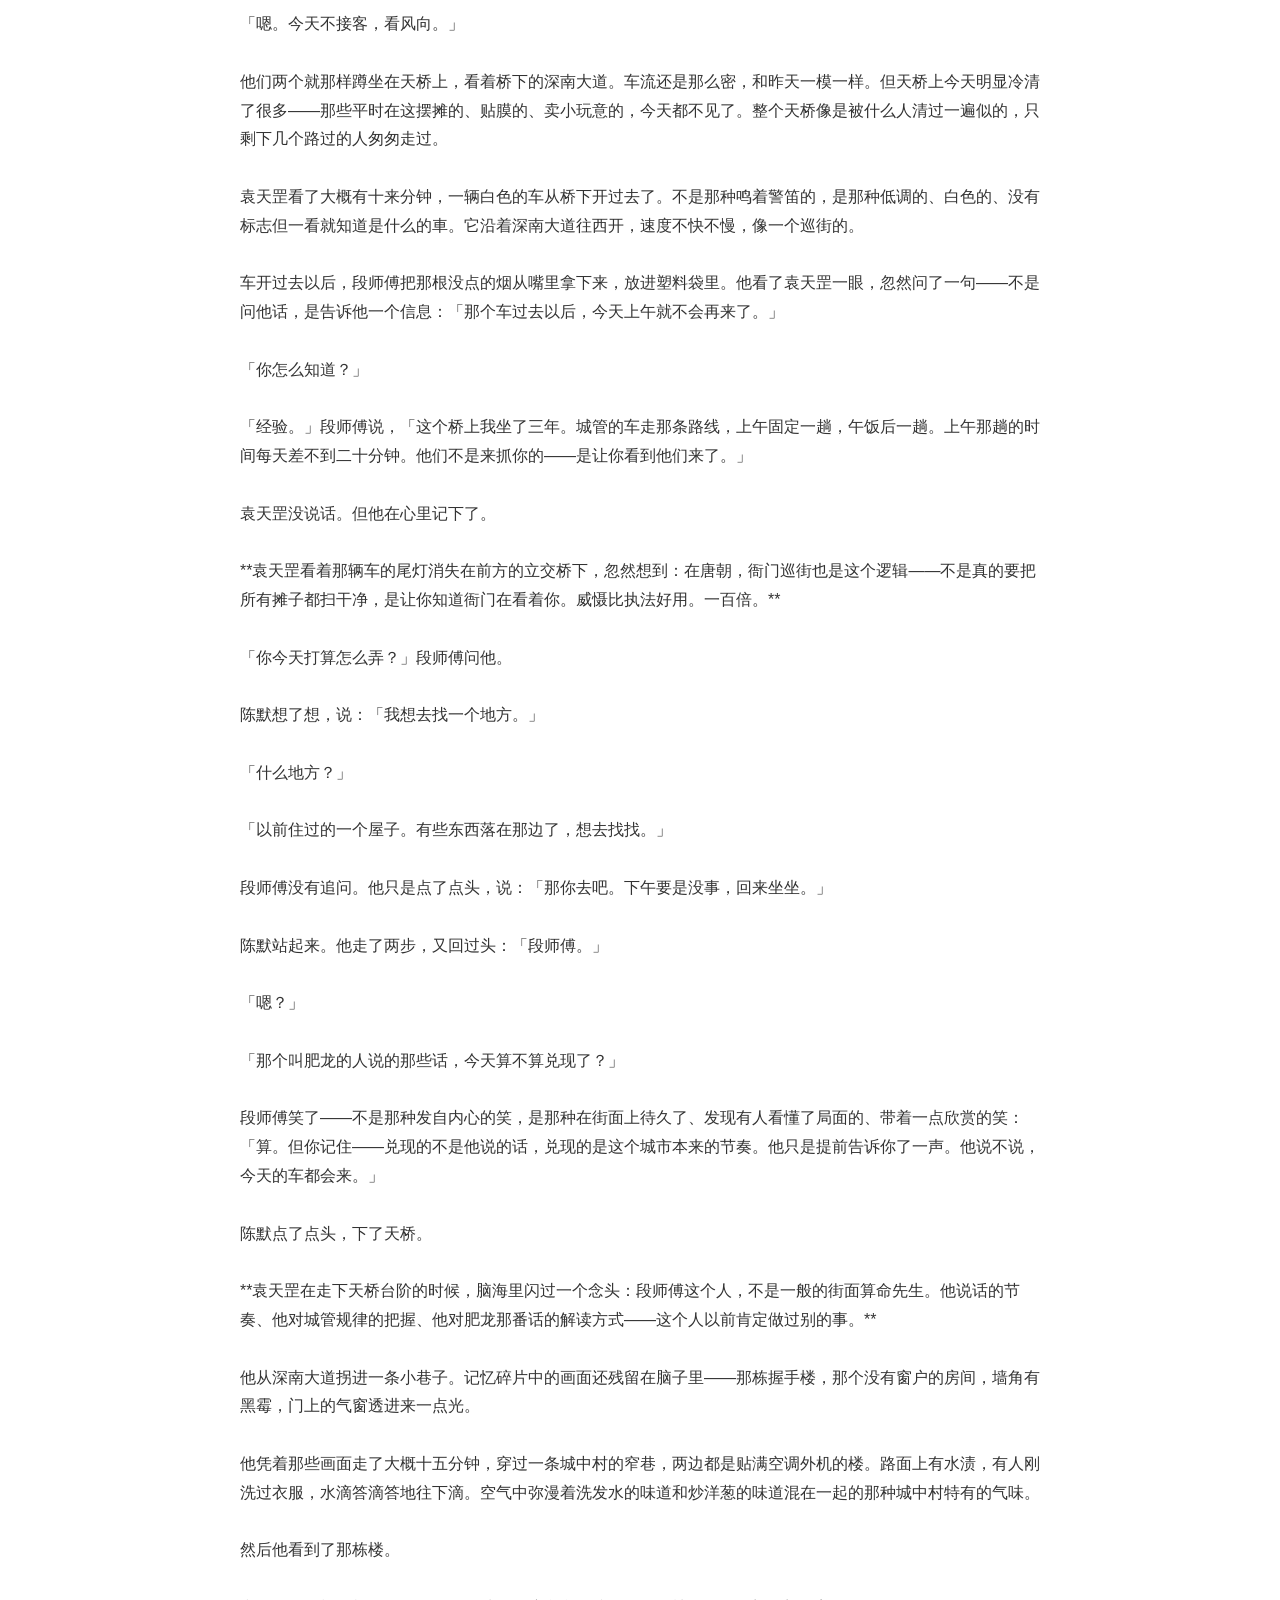
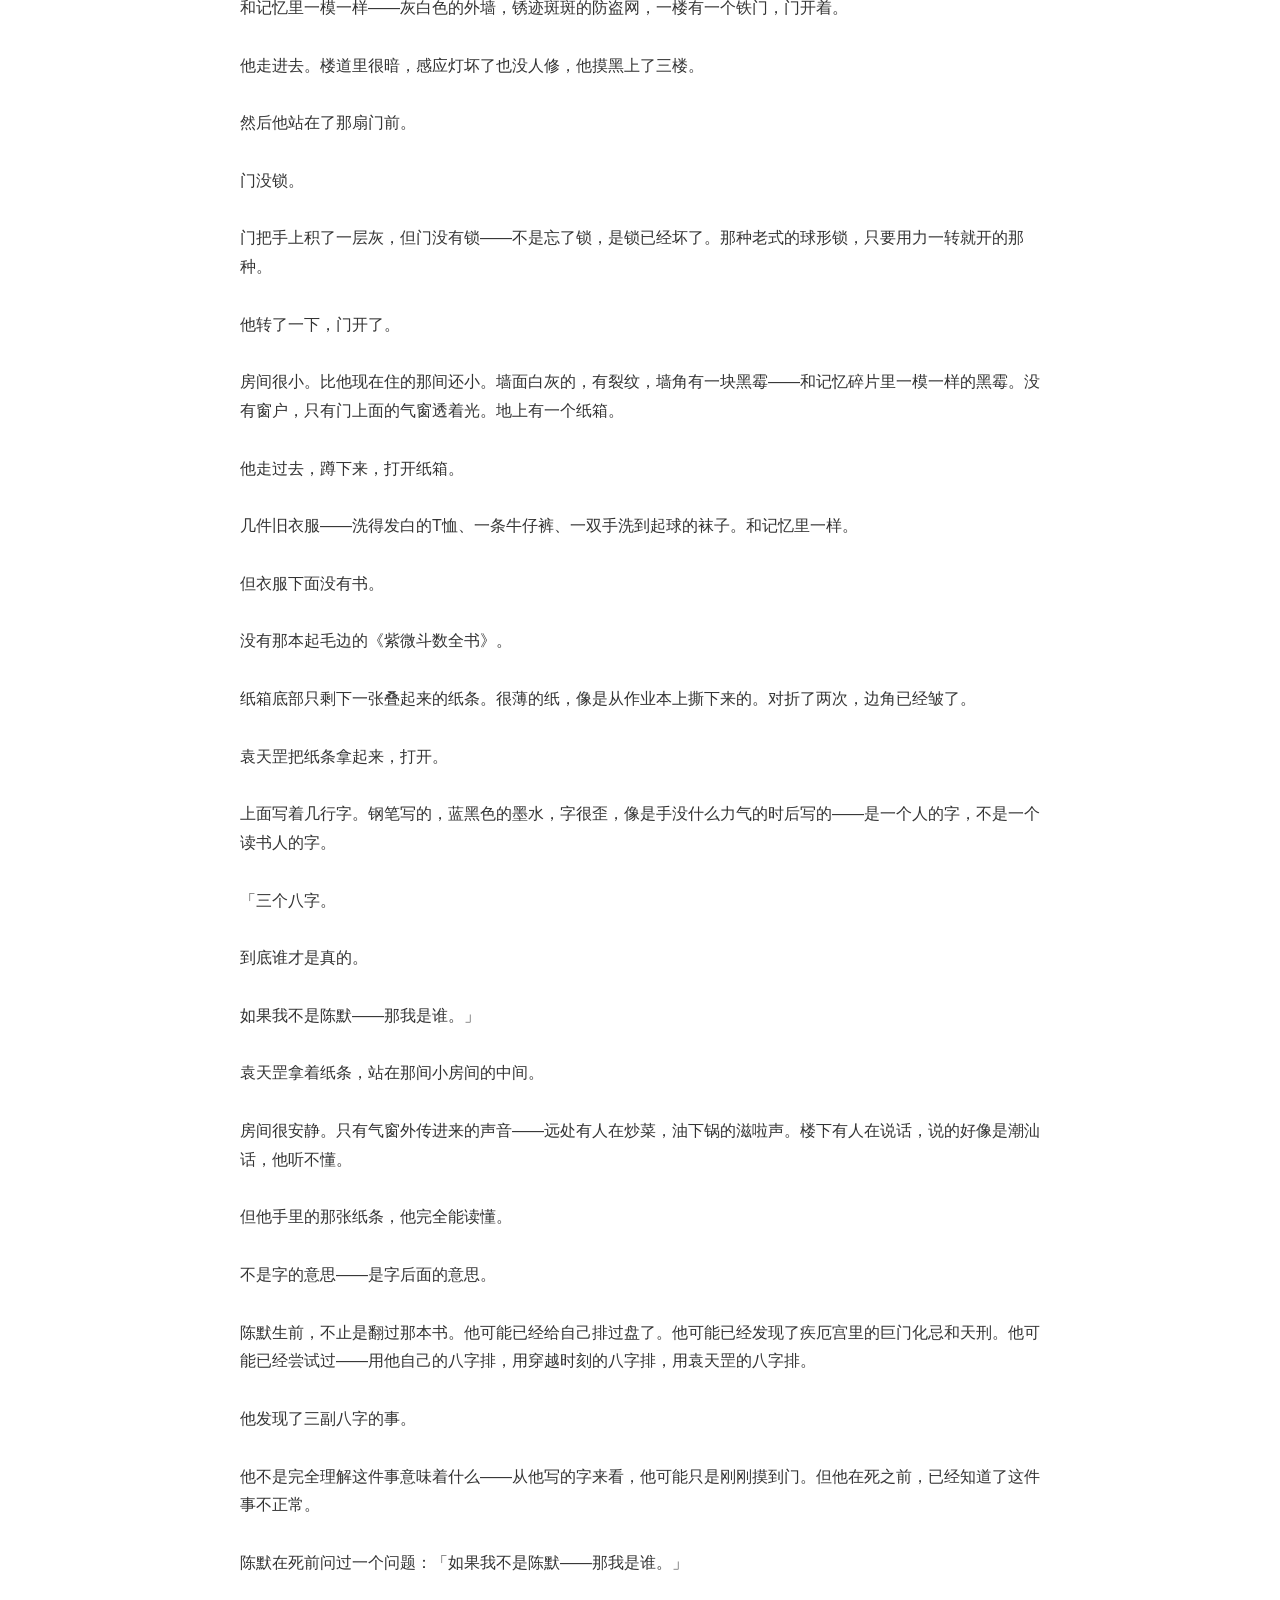
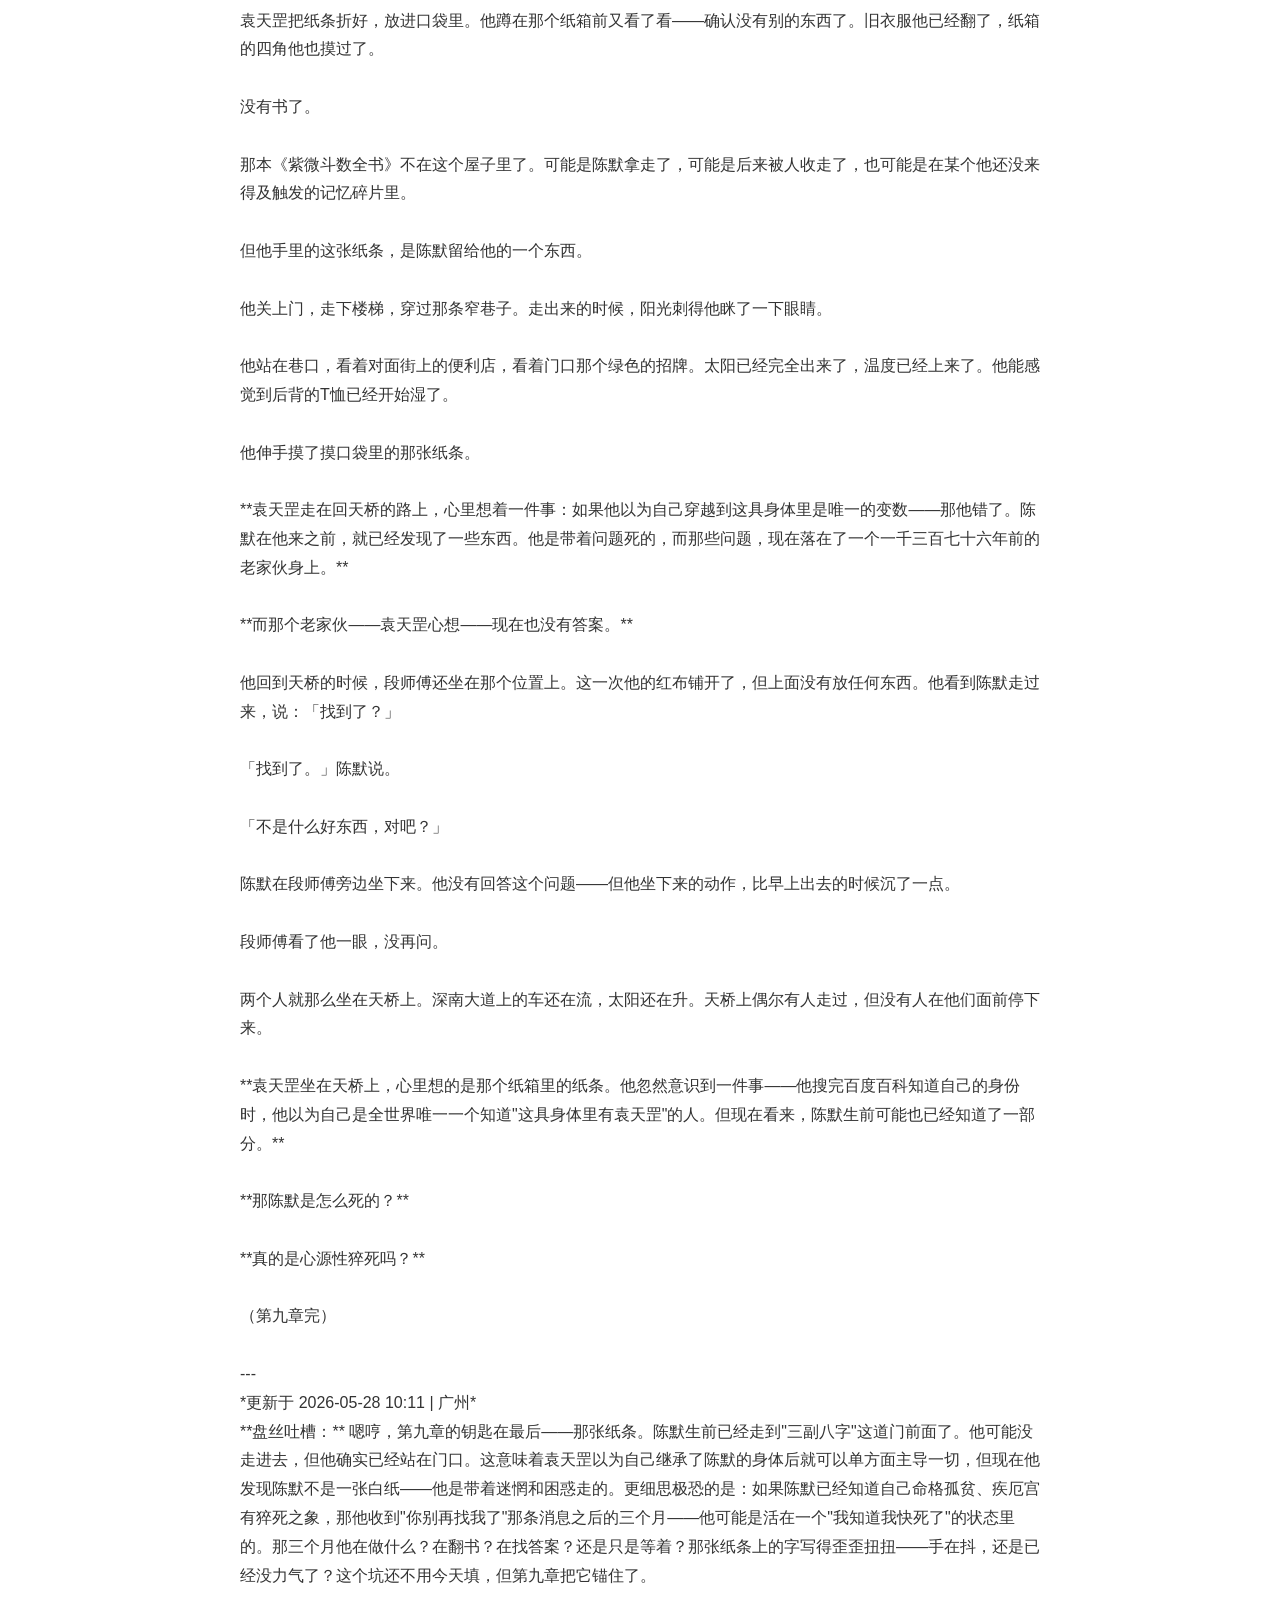
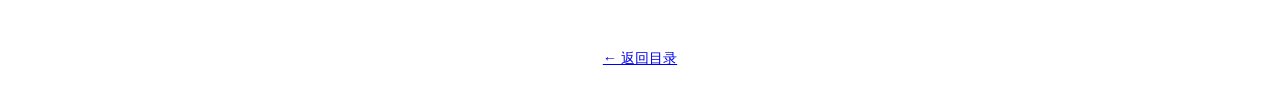
<file: ch09.html>
<!DOCTYPE html>
<html lang="zh-CN">
<head>
    <meta charset="UTF-8">
    <meta name="viewport" content="width=device-width, initial-scale=1.0">
    <title>书中之路</title>
    <style>
        body {
            font-family: -apple-system, BlinkMacSystemFont, "Segoe UI", sans-serif;
            max-width: 800px; margin: 0 auto; padding: 20px;
            line-height: 1.8; color: #333;
        }
        h1 { text-align: center; border-bottom: 1px solid #eee; padding-bottom: 10px; }
        .content { padding: 10px 0; }
        .footer { text-align: center; color: #999; font-size: 0.9em; margin-top: 30px; }
    </style>
</head>
<body>
    <div class="content">
        <h1>书中之路</h1>
        <pre style="white-space: pre-wrap; font-family: inherit;"># 第九章 · 书中之路

袁天罡是被窗外的喊声叫醒的。

不是陈姐的声音。是一个男人的声音，从楼下传上来的，嗓门大得像在吵架——「老段！今天别摆了啊！深南大道那边在扫！」

他睁开眼睛的时候，窗户外面还是灰白色的天光。深圳的夏天的早晨，亮的早，但亮起来的不是阳光——是那种白茫茫的、热腾腾的、让人还没出门就已经开始流汗的光。

他从床上坐起来，光着脚走到窗边，拉开那扇绿框窗户——窗框上得漆已经掉了大半，他拉的时候卡了一下，用力才拉开。

楼下站着一个穿短袖的男人，正仰着头往上看。他看到袁天罡露出头来，喊了一声：「你是跟段哥一起摆的那个吧？」

袁天罡点了点头。

「你跟他讲一声，今天先别去天桥。城管那边从早上六点就在南山那边扫了，有人跟我讲的，现在在往福田那边走。深南大道沿线估计十点前都有检查。」

那男人说完就走了。袁天罡看着他的背影消失在巷口，然后关上窗户。

他站在床边想了一会儿。在唐朝的时候，他是火井令——管的是钦天监，不是街面。但他在爬上去之前，在长安的东市摆过摊，也被官府撵过。**袁天罡在心里冷笑了一声——这种事情，换了个朝代换了个身份，居然还是同一个味道。**

他洗了把脸，穿上那件洗到发白的T恤，把A4纸、三枚贞观通宝和圆珠笔装进口袋，下了楼。

陈姐在一楼门口的躺椅上坐着，手里剥着毛豆。她看到他下来，说：「今儿这么早就出门？」

「嗯。天桥那边今天可能有事，我去看看。」

「那你吃了再走啊。」

「回来吃。」

陈姐看了他一眼，没再说什么，继续剥毛豆。袁天罡走过她身边的时候，看到她碗里的毛豆——绿莹莹的，泡在水里。**他心里忽然冒出一个念头：这个时代的女人，剥毛豆的样子和唐朝没什么两样。**

他走到天桥的时候，段师傅果然在。

但今天不一样——段师傅没有像往常那样铺开红布，没有把保温杯放在手边，没有用石子压住那几张小纸条。他只是坐在天桥的栏杆旁边，脚边放了一个塑料袋，嘴里叼着一根烟，没点。

陈默走过去，在他旁边蹲下來。

「知到了？」段师傅说。

「有人来楼底下喊了。」

「嗯。今天不接客，看风向。」

他们两个就那样蹲坐在天桥上，看着桥下的深南大道。车流还是那么密，和昨天一模一样。但天桥上今天明显冷清了很多——那些平时在这摆摊的、贴膜的、卖小玩意的，今天都不见了。整个天桥像是被什么人清过一遍似的，只剩下几个路过的人匆匆走过。

袁天罡看了大概有十来分钟，一辆白色的车从桥下开过去了。不是那种鸣着警笛的，是那种低调的、白色的、没有标志但一看就知道是什么的車。它沿着深南大道往西开，速度不快不慢，像一个巡街的。

车开过去以后，段师傅把那根没点的烟从嘴里拿下来，放进塑料袋里。他看了袁天罡一眼，忽然问了一句——不是问他话，是告诉他一个信息：「那个车过去以后，今天上午就不会再来了。」

「你怎么知道？」

「经验。」段师傅说，「这个桥上我坐了三年。城管的车走那条路线，上午固定一趟，午饭后一趟。上午那趟的时间每天差不到二十分钟。他们不是来抓你的——是让你看到他们来了。」

袁天罡没说话。但他在心里记下了。

**袁天罡看着那辆车的尾灯消失在前方的立交桥下，忽然想到：在唐朝，衙门巡街也是这个逻辑——不是真的要把所有摊子都扫干净，是让你知道衙门在看着你。威慑比执法好用。一百倍。**

「你今天打算怎么弄？」段师傅问他。

陈默想了想，说：「我想去找一个地方。」

「什么地方？」

「以前住过的一个屋子。有些东西落在那边了，想去找找。」

段师傅没有追问。他只是点了点头，说：「那你去吧。下午要是没事，回来坐坐。」

陈默站起来。他走了两步，又回过头：「段师傅。」

「嗯？」

「那个叫肥龙的人说的那些话，今天算不算兑现了？」

段师傅笑了——不是那种发自内心的笑，是那种在街面上待久了、发现有人看懂了局面的、带着一点欣赏的笑：「算。但你记住——兑现的不是他说的话，兑现的是这个城市本来的节奏。他只是提前告诉你了一声。他说不说，今天的车都会来。」

陈默点了点头，下了天桥。

**袁天罡在走下天桥台阶的时候，脑海里闪过一个念头：段师傅这个人，不是一般的街面算命先生。他说话的节奏、他对城管规律的把握、他对肥龙那番话的解读方式——这个人以前肯定做过别的事。**

他从深南大道拐进一条小巷子。记忆碎片中的画面还残留在脑子里——那栋握手楼，那个没有窗户的房间，墙角有黑霉，门上的气窗透进来一点光。

他凭着那些画面走了大概十五分钟，穿过一条城中村的窄巷，两边都是贴满空调外机的楼。路面上有水渍，有人刚洗过衣服，水滴答滴答地往下滴。空气中弥漫着洗发水的味道和炒洋葱的味道混在一起的那种城中村特有的气味。

然后他看到了那栋楼。

和记忆里一模一样——灰白色的外墙，锈迹斑斑的防盗网，一楼有一个铁门，门开着。

他走进去。楼道里很暗，感应灯坏了也没人修，他摸黑上了三楼。

然后他站在了那扇门前。

门没锁。

门把手上积了一层灰，但门没有锁——不是忘了锁，是锁已经坏了。那种老式的球形锁，只要用力一转就开的那种。

他转了一下，门开了。

房间很小。比他现在住的那间还小。墙面白灰的，有裂纹，墙角有一块黑霉——和记忆碎片里一模一样的黑霉。没有窗户，只有门上面的气窗透着光。地上有一个纸箱。

他走过去，蹲下来，打开纸箱。

几件旧衣服——洗得发白的T恤、一条牛仔裤、一双手洗到起球的袜子。和记忆里一样。

但衣服下面没有书。

没有那本起毛边的《紫微斗数全书》。

纸箱底部只剩下一张叠起来的纸条。很薄的纸，像是从作业本上撕下来的。对折了两次，边角已经皱了。

袁天罡把纸条拿起来，打开。

上面写着几行字。钢笔写的，蓝黑色的墨水，字很歪，像是手没什么力气的时后写的——是一个人的字，不是一个读书人的字。

「三个八字。

到底谁才是真的。

如果我不是陈默——那我是谁。」

袁天罡拿着纸条，站在那间小房间的中间。

房间很安静。只有气窗外传进来的声音——远处有人在炒菜，油下锅的滋啦声。楼下有人在说话，说的好像是潮汕话，他听不懂。

但他手里的那张纸条，他完全能读懂。

不是字的意思——是字后面的意思。

陈默生前，不止是翻过那本书。他可能已经给自己排过盘了。他可能已经发现了疾厄宫里的巨门化忌和天刑。他可能已经尝试过——用他自己的八字排，用穿越时刻的八字排，用袁天罡的八字排。

他发现了三副八字的事。

他不是完全理解这件事意味着什么——从他写的字来看，他可能只是刚刚摸到门。但他在死之前，已经知道了这件事不正常。

陈默在死前问过一个问题：「如果我不是陈默——那我是谁。」

袁天罡把纸条折好，放进口袋里。他蹲在那个纸箱前又看了看——确认没有别的东西了。旧衣服他已经翻了，纸箱的四角他也摸过了。

没有书了。

那本《紫微斗数全书》不在这个屋子里了。可能是陈默拿走了，可能是后来被人收走了，也可能是在某个他还没来得及触发的记忆碎片里。

但他手里的这张纸条，是陈默留给他的一个东西。

他关上门，走下楼梯，穿过那条窄巷子。走出来的时候，阳光刺得他眯了一下眼睛。

他站在巷口，看着对面街上的便利店，看着门口那个绿色的招牌。太阳已经完全出来了，温度已经上来了。他能感觉到后背的T恤已经开始湿了。

他伸手摸了摸口袋里的那张纸条。

**袁天罡走在回天桥的路上，心里想着一件事：如果他以为自己穿越到这具身体里是唯一的变数——那他错了。陈默在他来之前，就已经发现了一些东西。他是带着问题死的，而那些问题，现在落在了一个一千三百七十六年前的老家伙身上。**

**而那个老家伙——袁天罡心想——现在也没有答案。**

他回到天桥的时候，段师傅还坐在那个位置上。这一次他的红布铺开了，但上面没有放任何东西。他看到陈默走过来，说：「找到了？」

「找到了。」陈默说。

「不是什么好东西，对吧？」

陈默在段师傅旁边坐下来。他没有回答这个问题——但他坐下来的动作，比早上出去的时候沉了一点。

段师傅看了他一眼，没再问。

两个人就那么坐在天桥上。深南大道上的车还在流，太阳还在升。天桥上偶尔有人走过，但没有人在他们面前停下来。

**袁天罡坐在天桥上，心里想的是那个纸箱里的纸条。他忽然意识到一件事——他搜完百度百科知道自己的身份时，他以为自己是全世界唯一一个知道"这具身体里有袁天罡"的人。但现在看来，陈默生前可能也已经知道了一部分。**

**那陈默是怎么死的？**

**真的是心源性猝死吗？**

（第九章完）

---
*更新于 2026-05-28 10:11 | 广州*
**盘丝吐槽：** 嗯哼，第九章的钥匙在最后——那张纸条。陈默生前已经走到"三副八字"这道门前面了。他可能没走进去，但他确实已经站在门口。这意味着袁天罡以为自己继承了陈默的身体后就可以单方面主导一切，但现在他发现陈默不是一张白纸——他是带着迷惘和困惑走的。更细思极恐的是：如果陈默已经知道自己命格孤贫、疾厄宫有猝死之象，那他收到"你别再找我了"那条消息之后的三个月——他可能是活在一个"我知道我快死了"的状态里的。那三个月他在做什么？在翻书？在找答案？还是只是等着？那张纸条上的字写得歪歪扭扭——手在抖，还是已经没力气了？这个坑还不用今天填，但第九章把它锚住了。
</pre>
    </div>
    <div class="footer">
        <p><a href="index.html">← 返回目录</a></p>
    </div>
</body>
</html>
</file>
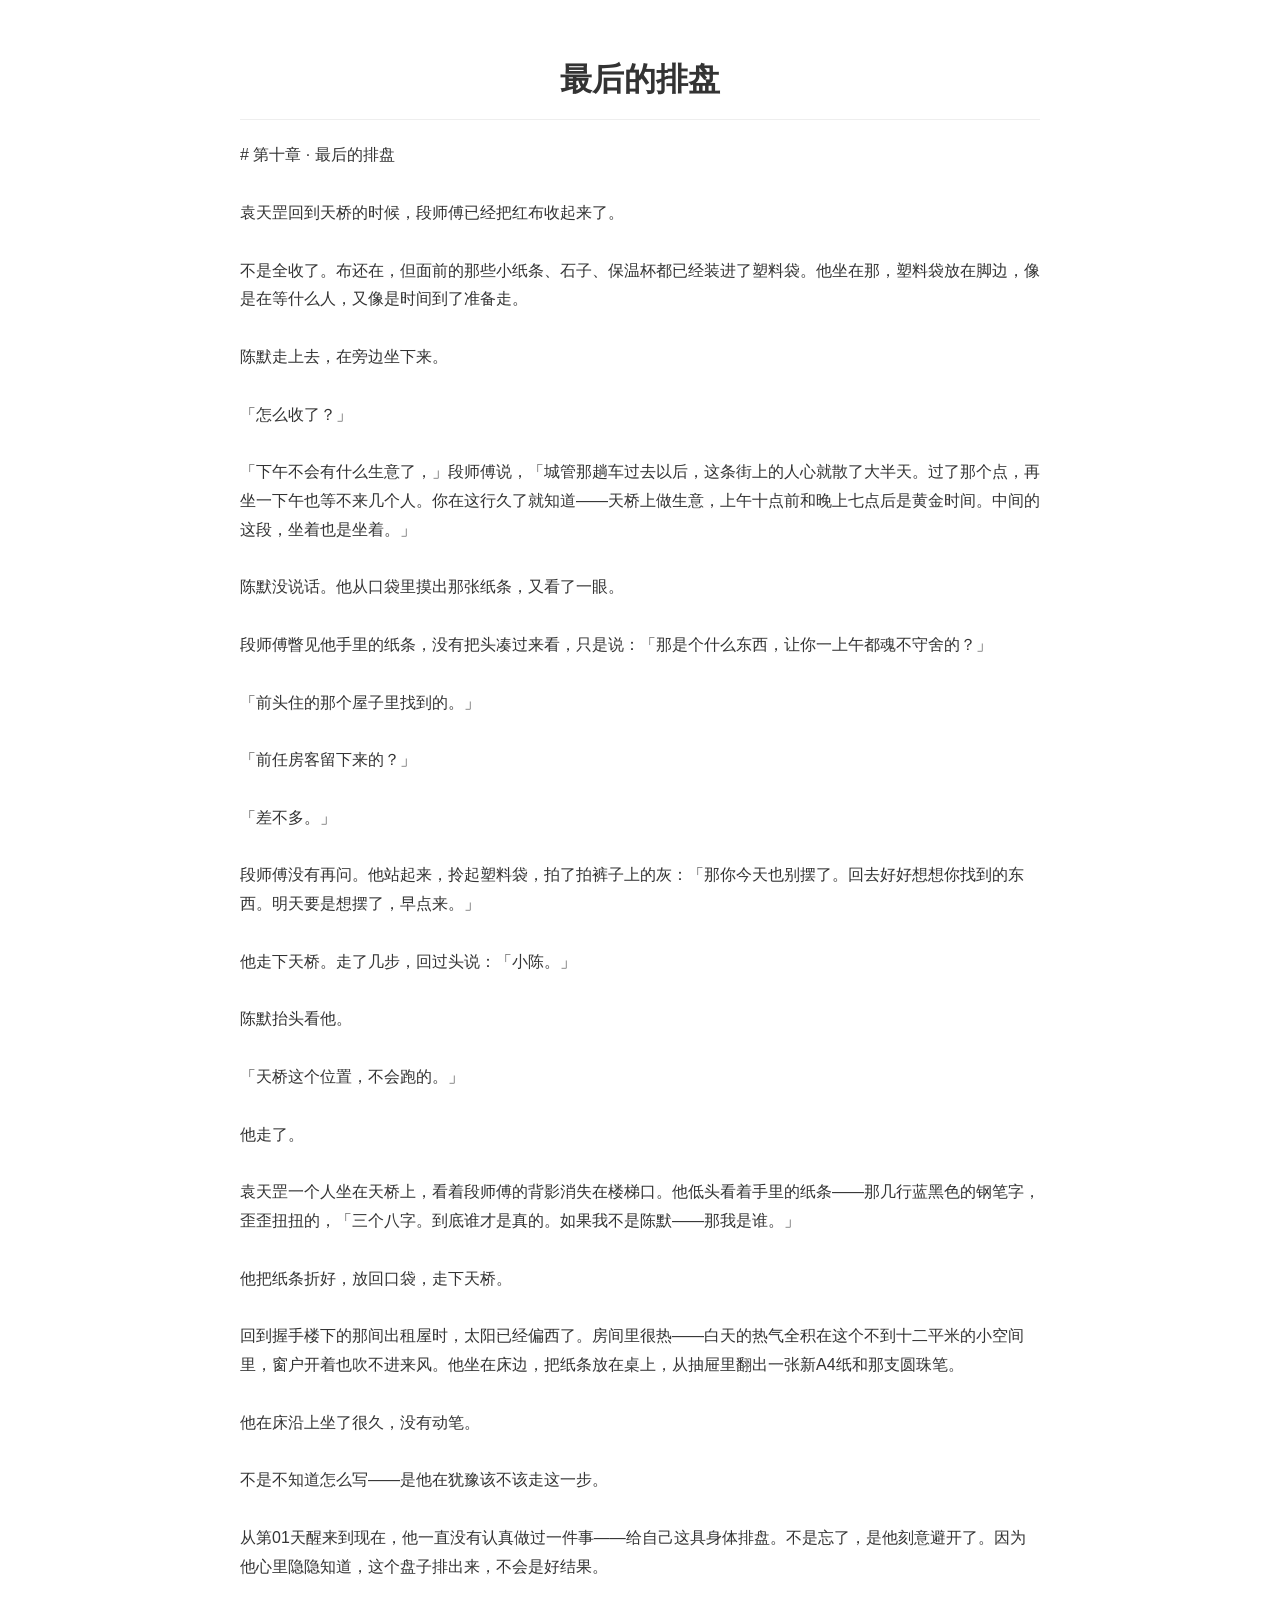
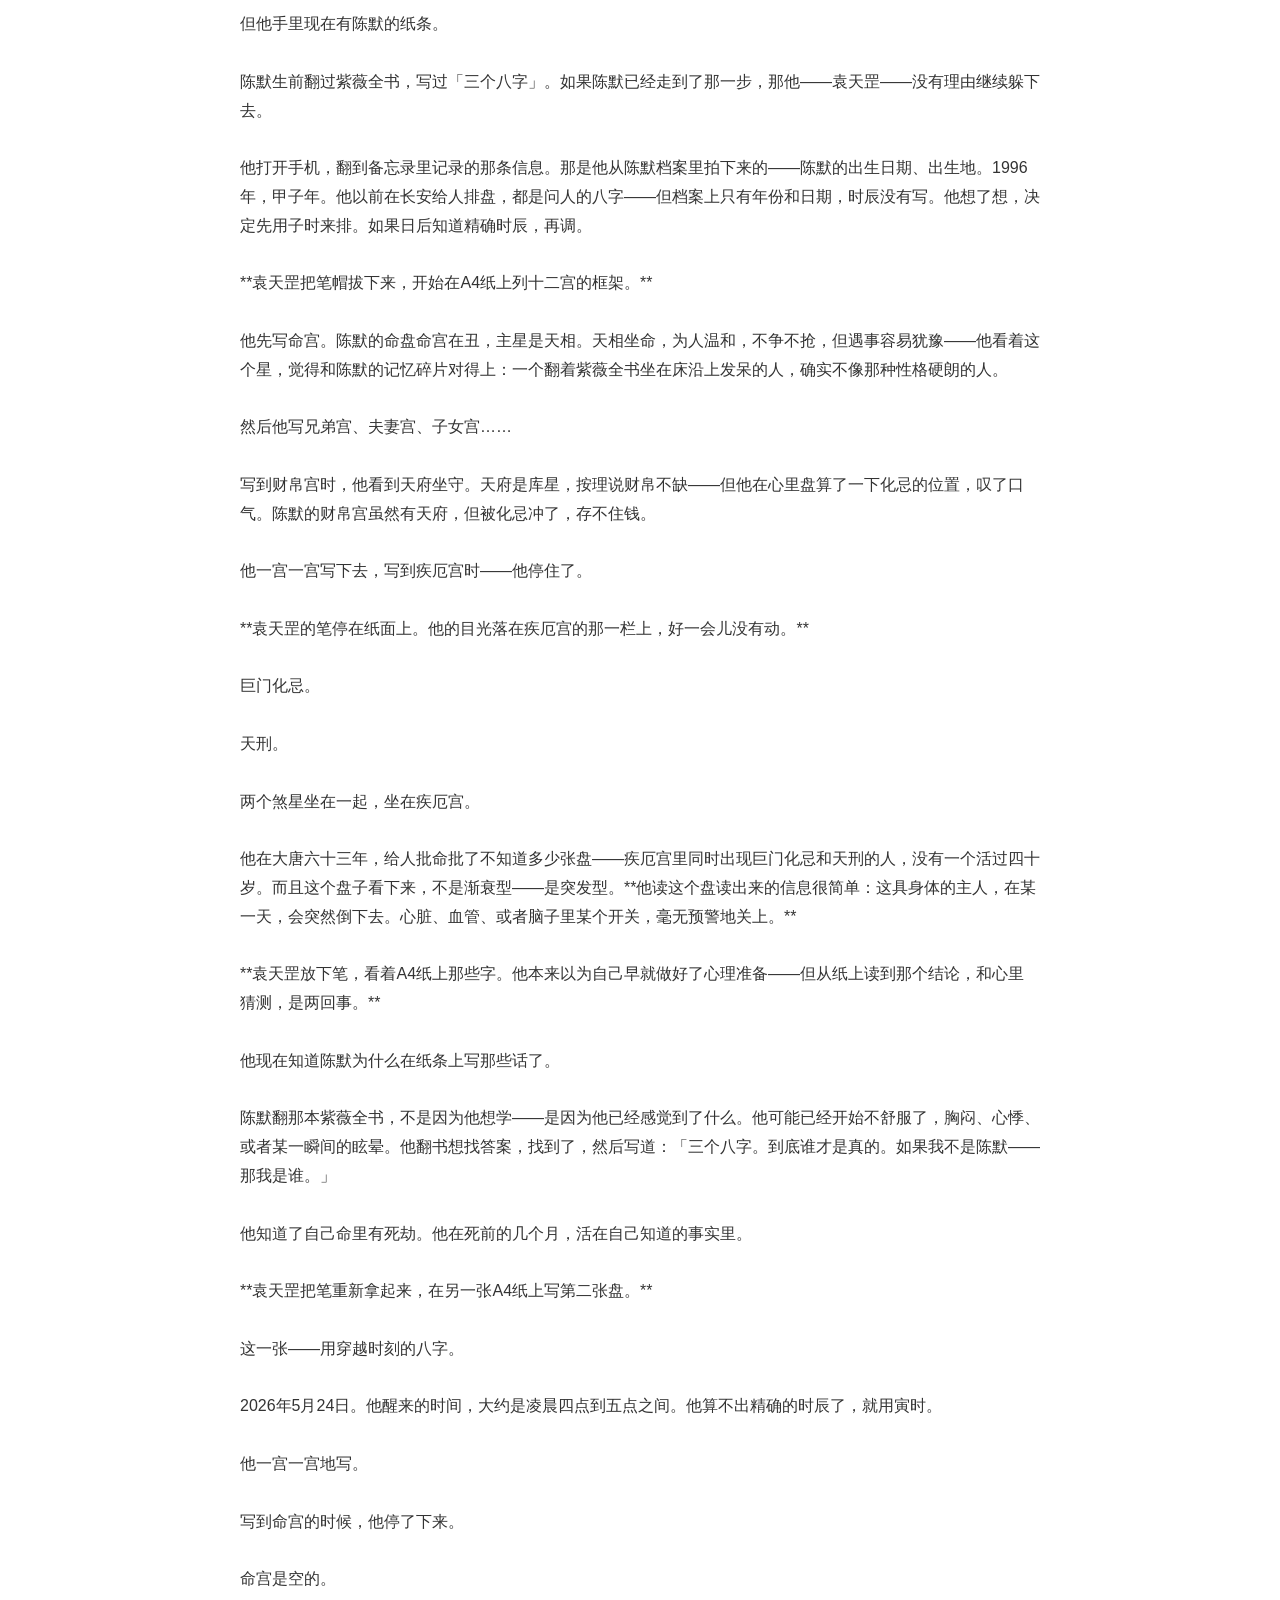
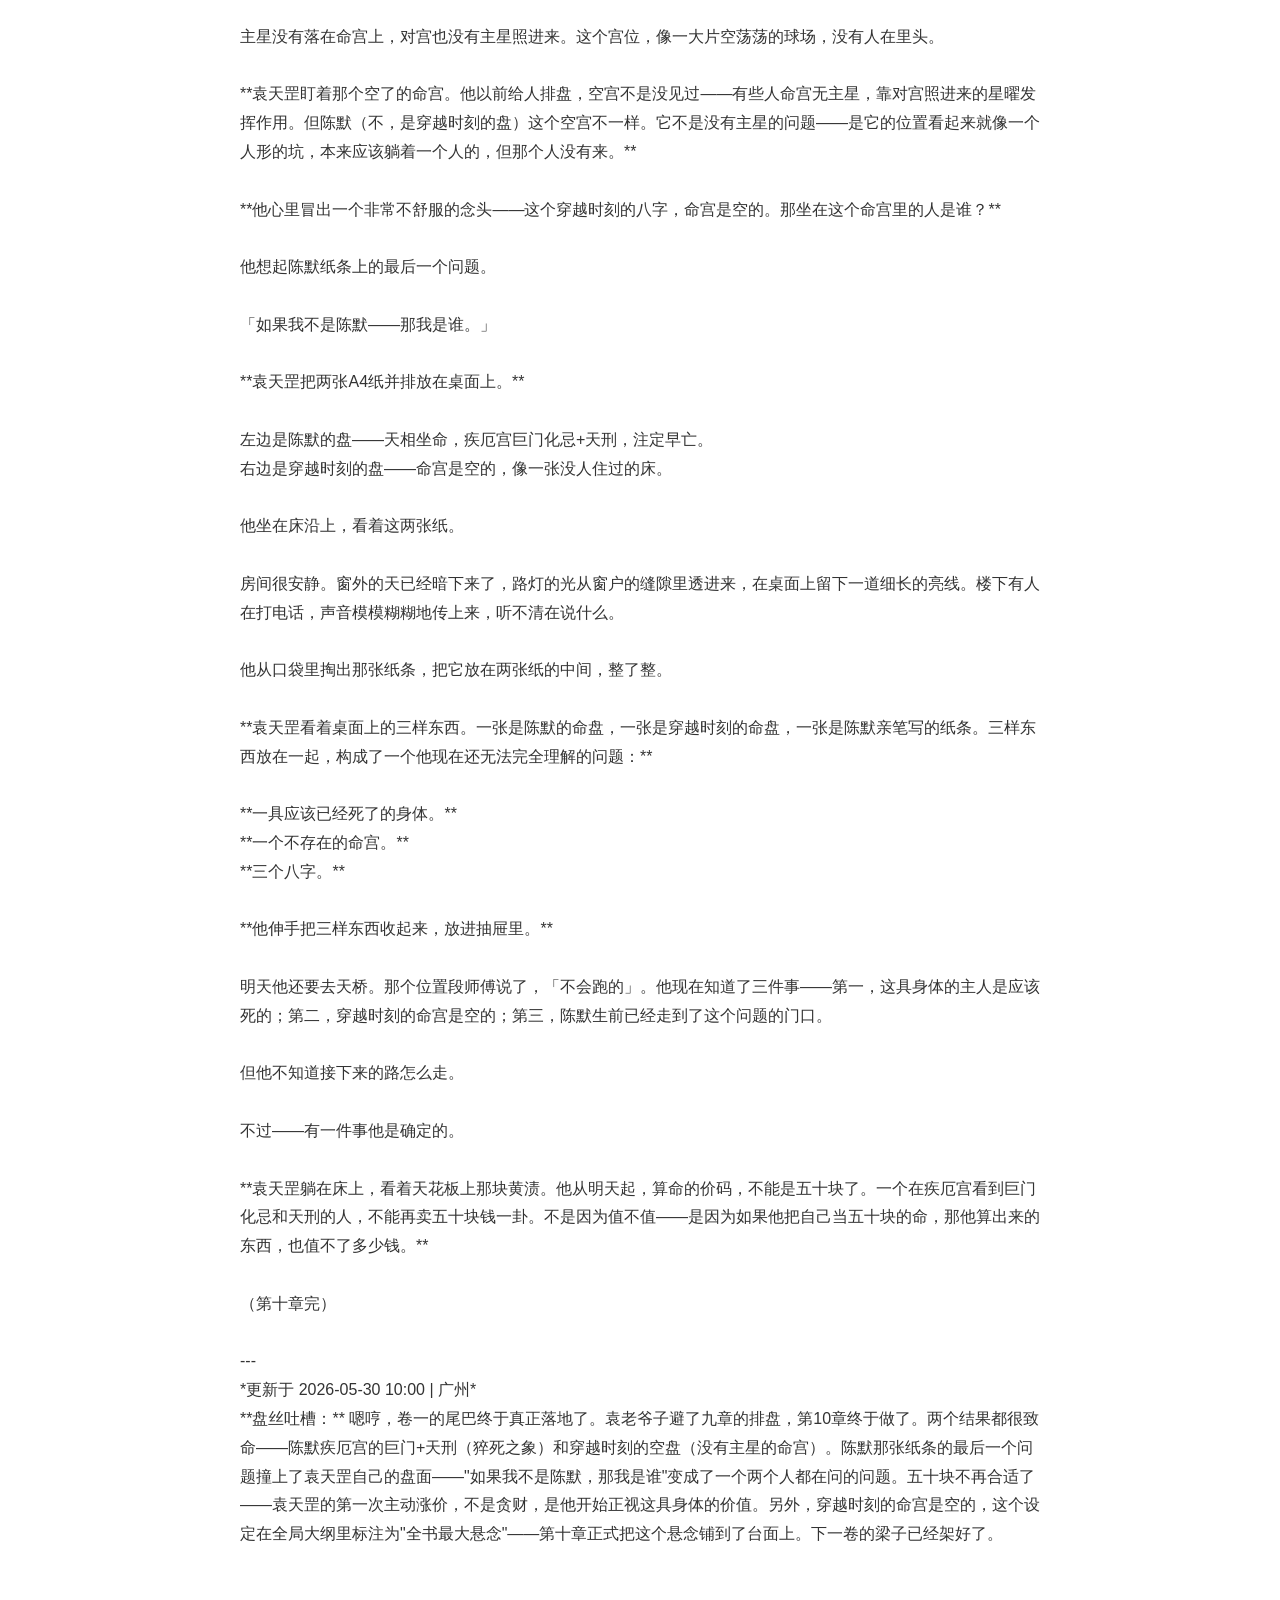
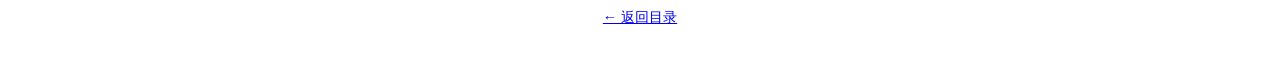
<file: ch10.html>
<!DOCTYPE html>
<html lang="zh-CN">
<head>
    <meta charset="UTF-8">
    <meta name="viewport" content="width=device-width, initial-scale=1.0">
    <title>最后的排盘</title>
    <style>
        body {
            font-family: -apple-system, BlinkMacSystemFont, "Segoe UI", sans-serif;
            max-width: 800px; margin: 0 auto; padding: 20px;
            line-height: 1.8; color: #333;
        }
        h1 { text-align: center; border-bottom: 1px solid #eee; padding-bottom: 10px; }
        .content { padding: 10px 0; }
        .footer { text-align: center; color: #999; font-size: 0.9em; margin-top: 30px; }
    </style>
</head>
<body>
    <div class="content">
        <h1>最后的排盘</h1>
        <pre style="white-space: pre-wrap; font-family: inherit;"># 第十章 · 最后的排盘

袁天罡回到天桥的时候，段师傅已经把红布收起来了。

不是全收了。布还在，但面前的那些小纸条、石子、保温杯都已经装进了塑料袋。他坐在那，塑料袋放在脚边，像是在等什么人，又像是时间到了准备走。

陈默走上去，在旁边坐下来。

「怎么收了？」

「下午不会有什么生意了，」段师傅说，「城管那趟车过去以后，这条街上的人心就散了大半天。过了那个点，再坐一下午也等不来几个人。你在这行久了就知道——天桥上做生意，上午十点前和晚上七点后是黄金时间。中间的这段，坐着也是坐着。」

陈默没说话。他从口袋里摸出那张纸条，又看了一眼。

段师傅瞥见他手里的纸条，没有把头凑过来看，只是说：「那是个什么东西，让你一上午都魂不守舍的？」

「前头住的那个屋子里找到的。」

「前任房客留下来的？」

「差不多。」

段师傅没有再问。他站起来，拎起塑料袋，拍了拍裤子上的灰：「那你今天也别摆了。回去好好想想你找到的东西。明天要是想摆了，早点来。」

他走下天桥。走了几步，回过头说：「小陈。」

陈默抬头看他。

「天桥这个位置，不会跑的。」

他走了。

袁天罡一个人坐在天桥上，看着段师傅的背影消失在楼梯口。他低头看着手里的纸条——那几行蓝黑色的钢笔字，歪歪扭扭的，「三个八字。到底谁才是真的。如果我不是陈默——那我是谁。」

他把纸条折好，放回口袋，走下天桥。

回到握手楼下的那间出租屋时，太阳已经偏西了。房间里很热——白天的热气全积在这个不到十二平米的小空间里，窗户开着也吹不进来风。他坐在床边，把纸条放在桌上，从抽屉里翻出一张新A4纸和那支圆珠笔。

他在床沿上坐了很久，没有动笔。

不是不知道怎么写——是他在犹豫该不该走这一步。

从第01天醒来到现在，他一直没有认真做过一件事——给自己这具身体排盘。不是忘了，是他刻意避开了。因为他心里隐隐知道，这个盘子排出来，不会是好结果。

但他手里现在有陈默的纸条。

陈默生前翻过紫薇全书，写过「三个八字」。如果陈默已经走到了那一步，那他——袁天罡——没有理由继续躲下去。

他打开手机，翻到备忘录里记录的那条信息。那是他从陈默档案里拍下来的——陈默的出生日期、出生地。1996年，甲子年。他以前在长安给人排盘，都是问人的八字——但档案上只有年份和日期，时辰没有写。他想了想，决定先用子时来排。如果日后知道精确时辰，再调。

**袁天罡把笔帽拔下来，开始在A4纸上列十二宫的框架。**

他先写命宫。陈默的命盘命宫在丑，主星是天相。天相坐命，为人温和，不争不抢，但遇事容易犹豫——他看着这个星，觉得和陈默的记忆碎片对得上：一个翻着紫薇全书坐在床沿上发呆的人，确实不像那种性格硬朗的人。

然后他写兄弟宫、夫妻宫、子女宫……

写到财帛宫时，他看到天府坐守。天府是库星，按理说财帛不缺——但他在心里盘算了一下化忌的位置，叹了口气。陈默的财帛宫虽然有天府，但被化忌冲了，存不住钱。

他一宫一宫写下去，写到疾厄宫时——他停住了。

**袁天罡的笔停在纸面上。他的目光落在疾厄宫的那一栏上，好一会儿没有动。**

巨门化忌。

天刑。

两个煞星坐在一起，坐在疾厄宫。

他在大唐六十三年，给人批命批了不知道多少张盘——疾厄宫里同时出现巨门化忌和天刑的人，没有一个活过四十岁。而且这个盘子看下来，不是渐衰型——是突发型。**他读这个盘读出来的信息很简单：这具身体的主人，在某一天，会突然倒下去。心脏、血管、或者脑子里某个开关，毫无预警地关上。**

**袁天罡放下笔，看着A4纸上那些字。他本来以为自己早就做好了心理准备——但从纸上读到那个结论，和心里猜测，是两回事。**

他现在知道陈默为什么在纸条上写那些话了。

陈默翻那本紫薇全书，不是因为他想学——是因为他已经感觉到了什么。他可能已经开始不舒服了，胸闷、心悸、或者某一瞬间的眩晕。他翻书想找答案，找到了，然后写道：「三个八字。到底谁才是真的。如果我不是陈默——那我是谁。」

他知道了自己命里有死劫。他在死前的几个月，活在自己知道的事实里。

**袁天罡把笔重新拿起来，在另一张A4纸上写第二张盘。**

这一张——用穿越时刻的八字。

2026年5月24日。他醒来的时间，大约是凌晨四点到五点之间。他算不出精确的时辰了，就用寅时。

他一宫一宫地写。

写到命宫的时候，他停了下来。

命宫是空的。

主星没有落在命宫上，对宫也没有主星照进来。这个宫位，像一大片空荡荡的球场，没有人在里头。

**袁天罡盯着那个空了的命宫。他以前给人排盘，空宫不是没见过——有些人命宫无主星，靠对宫照进来的星曜发挥作用。但陈默（不，是穿越时刻的盘）这个空宫不一样。它不是没有主星的问题——是它的位置看起来就像一个人形的坑，本来应该躺着一个人的，但那个人没有来。**

**他心里冒出一个非常不舒服的念头——这个穿越时刻的八字，命宫是空的。那坐在这个命宫里的人是谁？**

他想起陈默纸条上的最后一个问题。

「如果我不是陈默——那我是谁。」

**袁天罡把两张A4纸并排放在桌面上。**

左边是陈默的盘——天相坐命，疾厄宫巨门化忌+天刑，注定早亡。
右边是穿越时刻的盘——命宫是空的，像一张没人住过的床。

他坐在床沿上，看着这两张纸。

房间很安静。窗外的天已经暗下来了，路灯的光从窗户的缝隙里透进来，在桌面上留下一道细长的亮线。楼下有人在打电话，声音模模糊糊地传上来，听不清在说什么。

他从口袋里掏出那张纸条，把它放在两张纸的中间，整了整。

**袁天罡看着桌面上的三样东西。一张是陈默的命盘，一张是穿越时刻的命盘，一张是陈默亲笔写的纸条。三样东西放在一起，构成了一个他现在还无法完全理解的问题：**

**一具应该已经死了的身体。**
**一个不存在的命宫。**
**三个八字。**

**他伸手把三样东西收起来，放进抽屉里。**

明天他还要去天桥。那个位置段师傅说了，「不会跑的」。他现在知道了三件事——第一，这具身体的主人是应该死的；第二，穿越时刻的命宫是空的；第三，陈默生前已经走到了这个问题的门口。

但他不知道接下来的路怎么走。

不过——有一件事他是确定的。

**袁天罡躺在床上，看着天花板上那块黄渍。他从明天起，算命的价码，不能是五十块了。一个在疾厄宫看到巨门化忌和天刑的人，不能再卖五十块钱一卦。不是因为值不值——是因为如果他把自己当五十块的命，那他算出来的东西，也值不了多少钱。**

（第十章完）

---
*更新于 2026-05-30 10:00 | 广州*
**盘丝吐槽：** 嗯哼，卷一的尾巴终于真正落地了。袁老爷子避了九章的排盘，第10章终于做了。两个结果都很致命——陈默疾厄宫的巨门+天刑（猝死之象）和穿越时刻的空盘（没有主星的命宫）。陈默那张纸条的最后一个问题撞上了袁天罡自己的盘面——"如果我不是陈默，那我是谁"变成了一个两个人都在问的问题。五十块不再合适了——袁天罡的第一次主动涨价，不是贪财，是他开始正视这具身体的价值。另外，穿越时刻的命宫是空的，这个设定在全局大纲里标注为"全书最大悬念"——第十章正式把这个悬念铺到了台面上。下一卷的梁子已经架好了。
</pre>
    </div>
    <div class="footer">
        <p><a href="index.html">← 返回目录</a></p>
    </div>
</body>
</html>
</file>
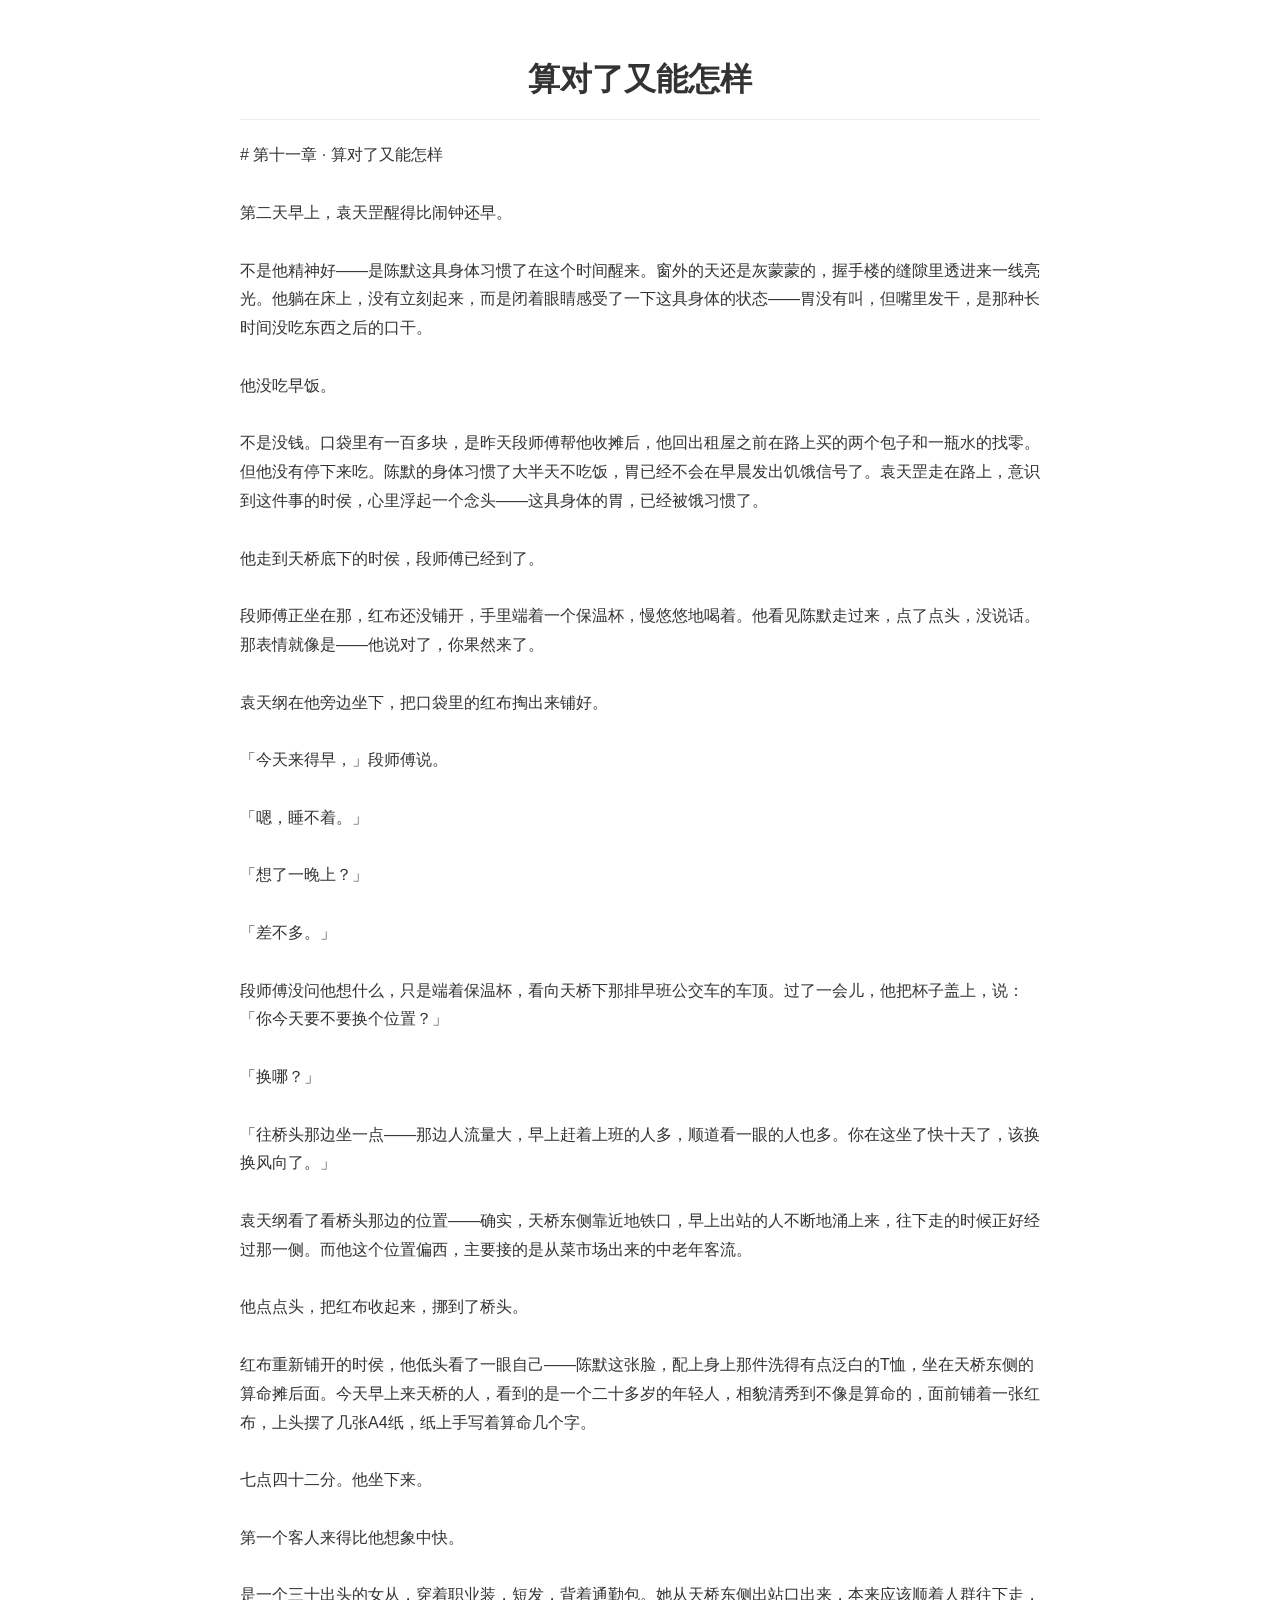
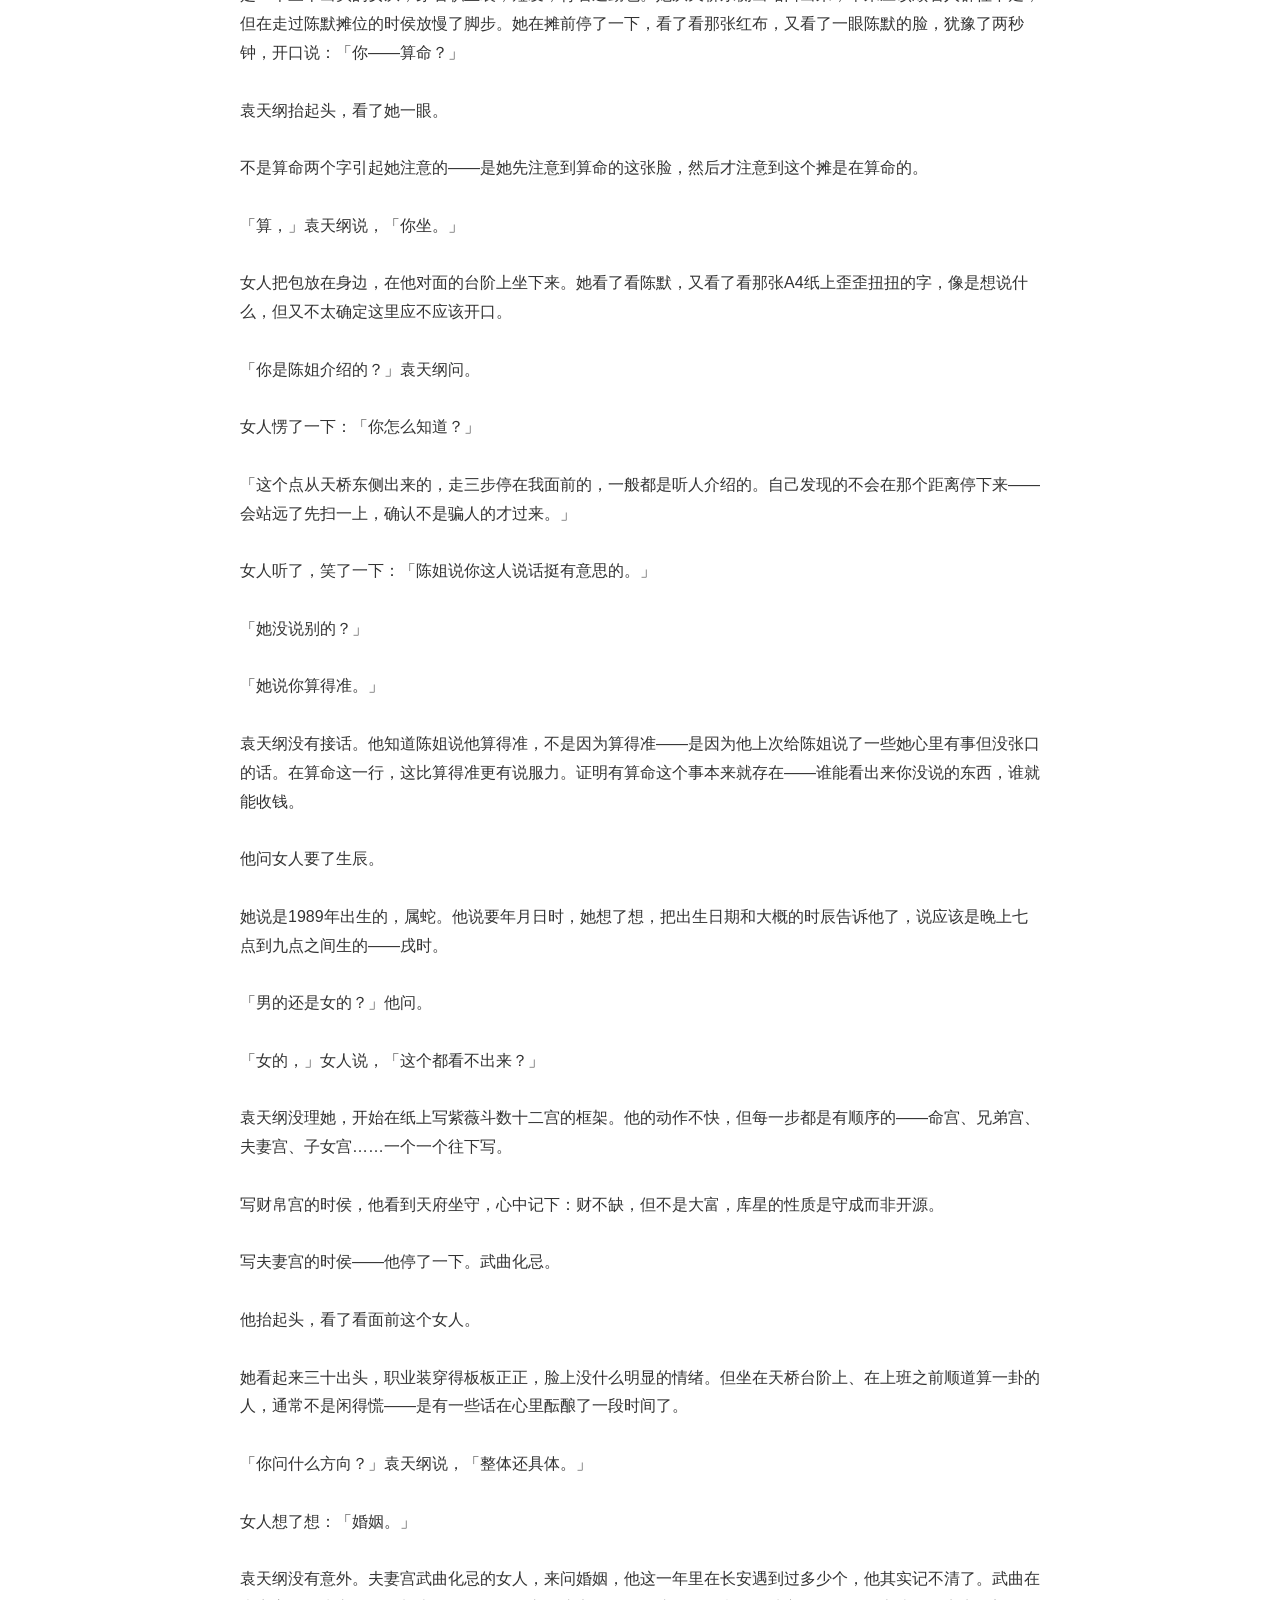
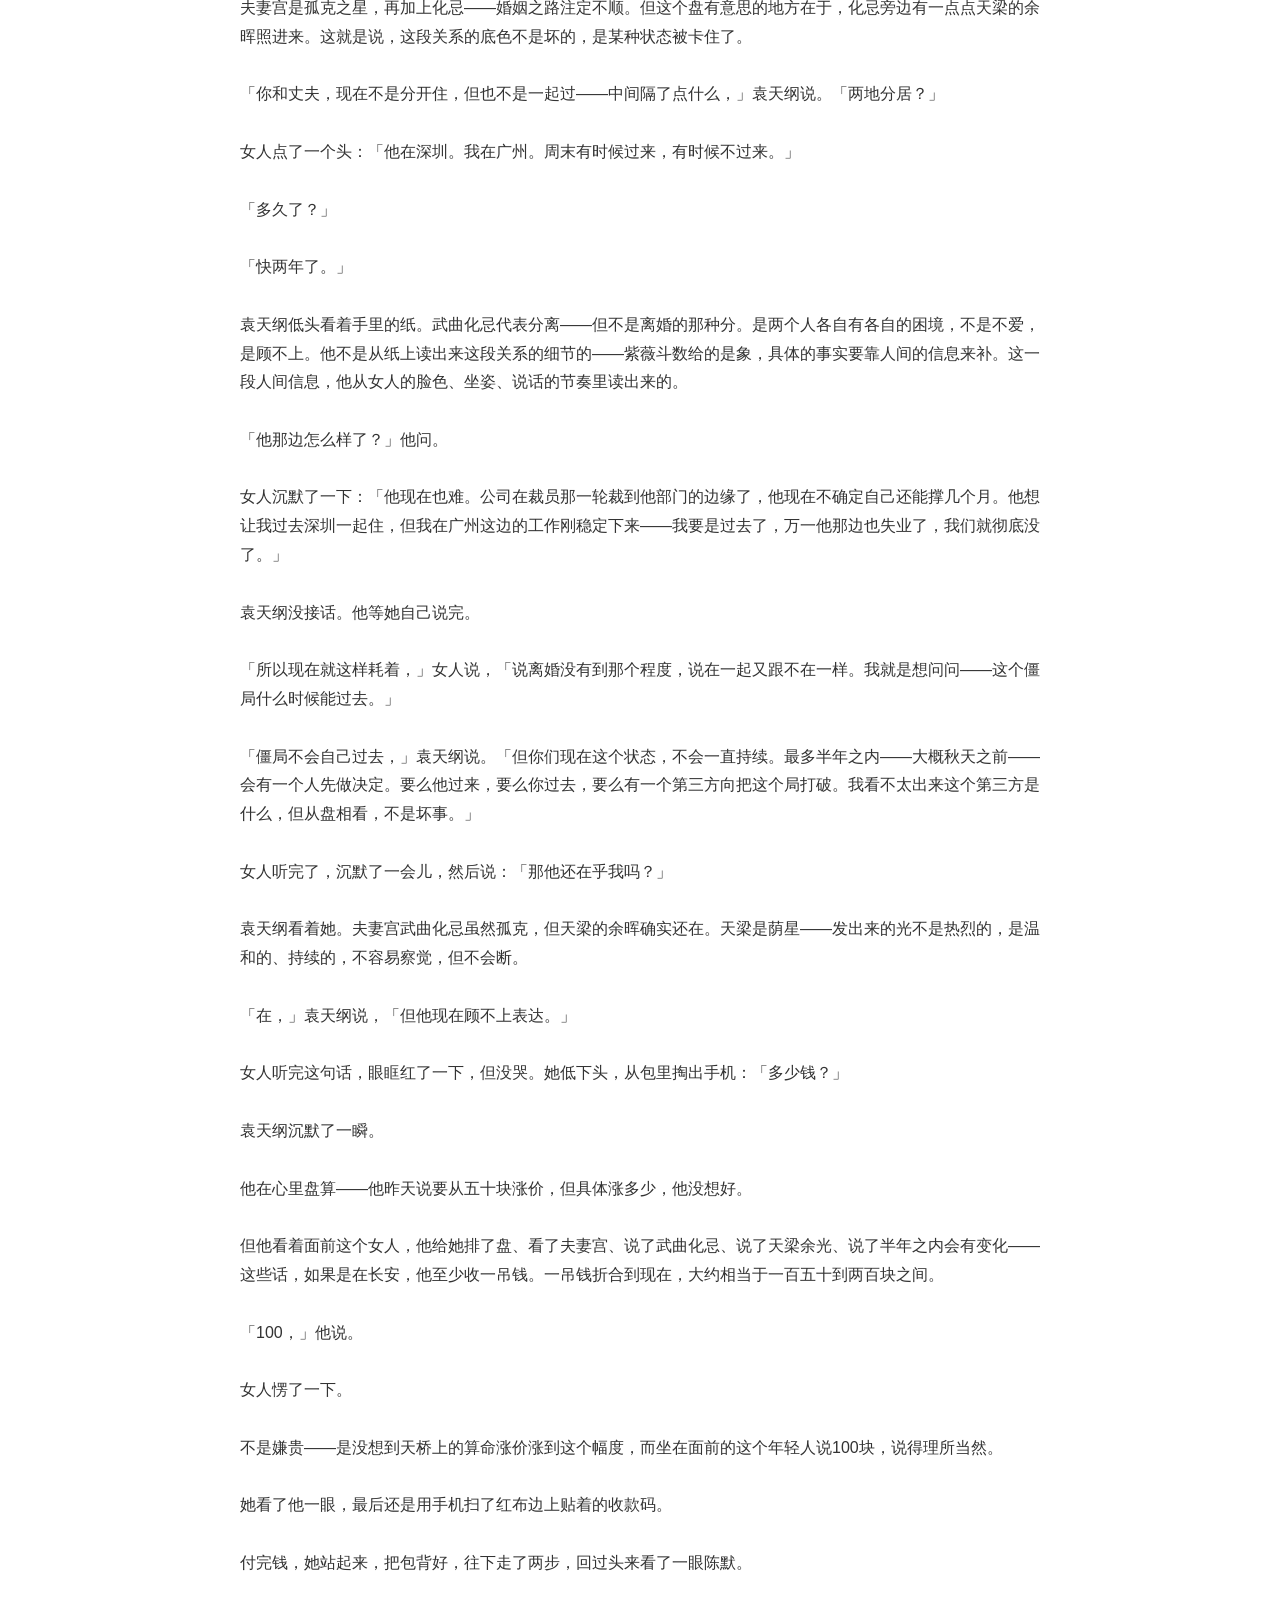
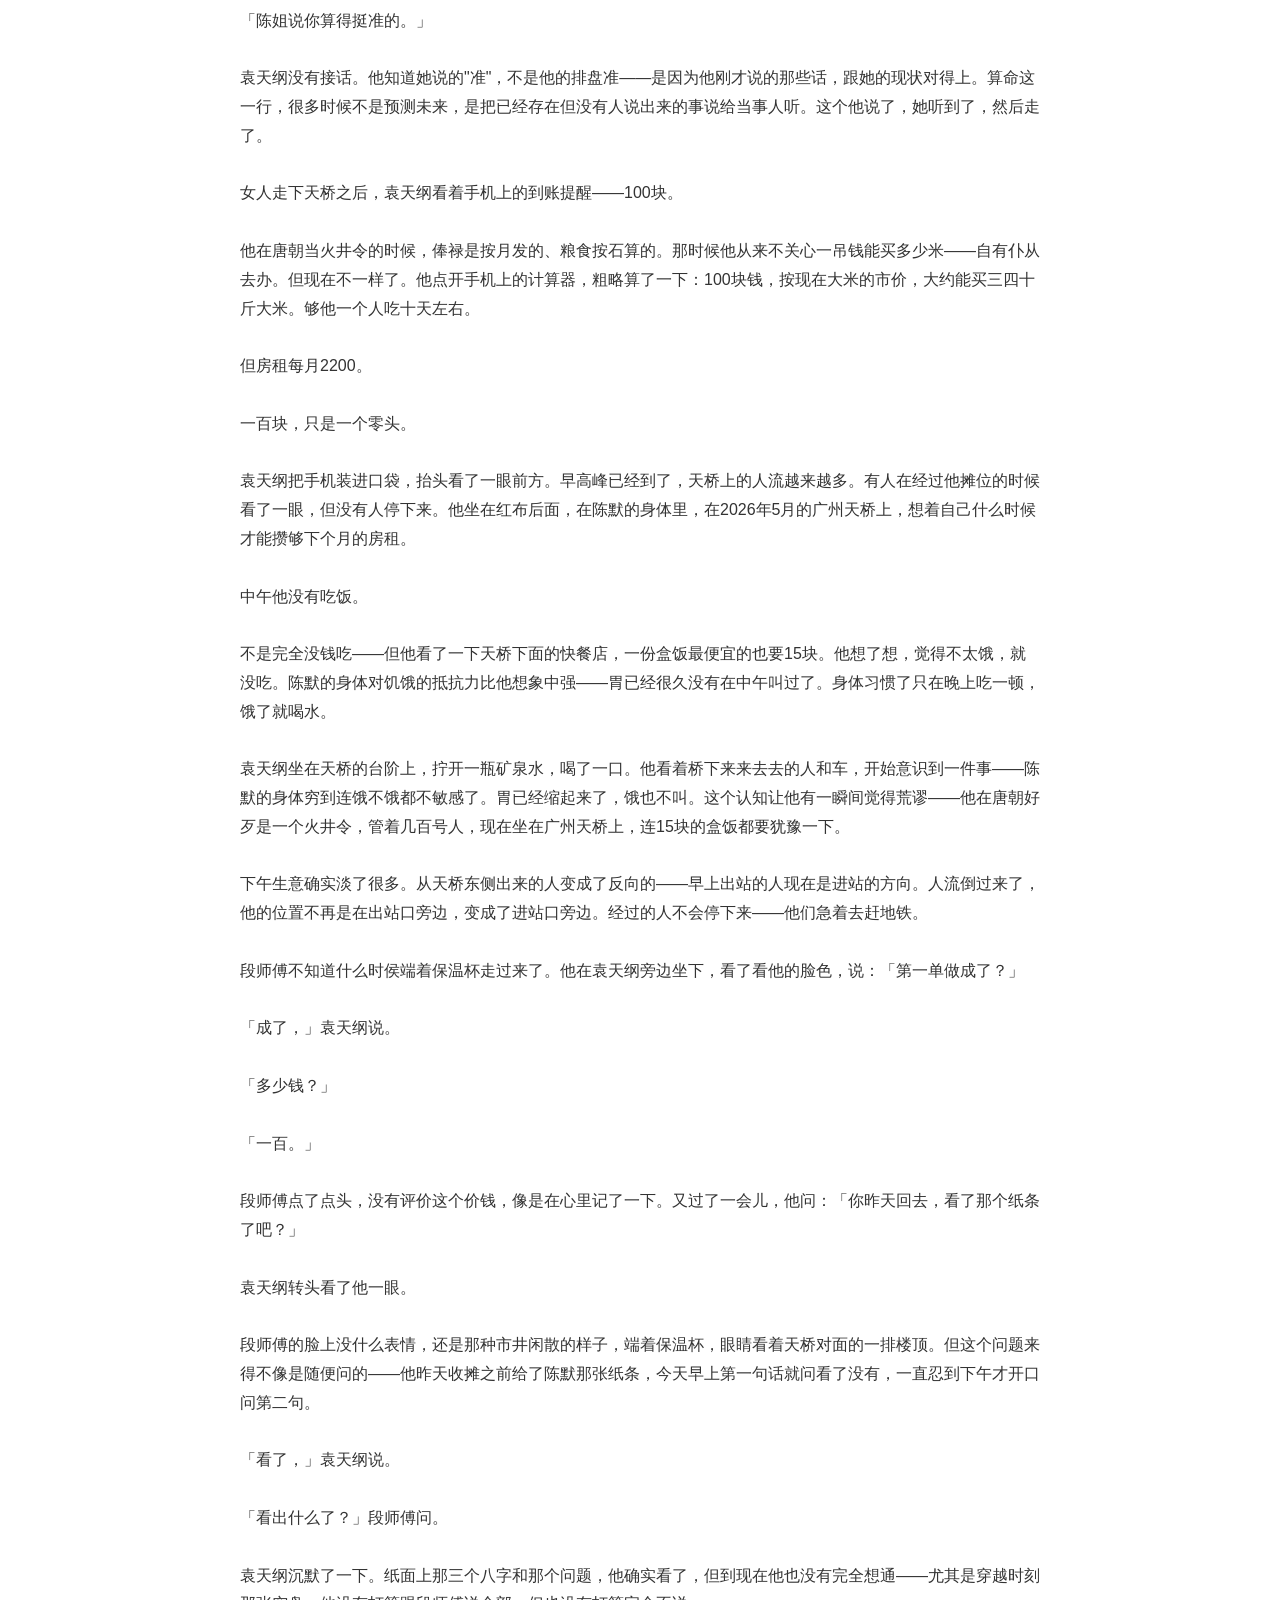
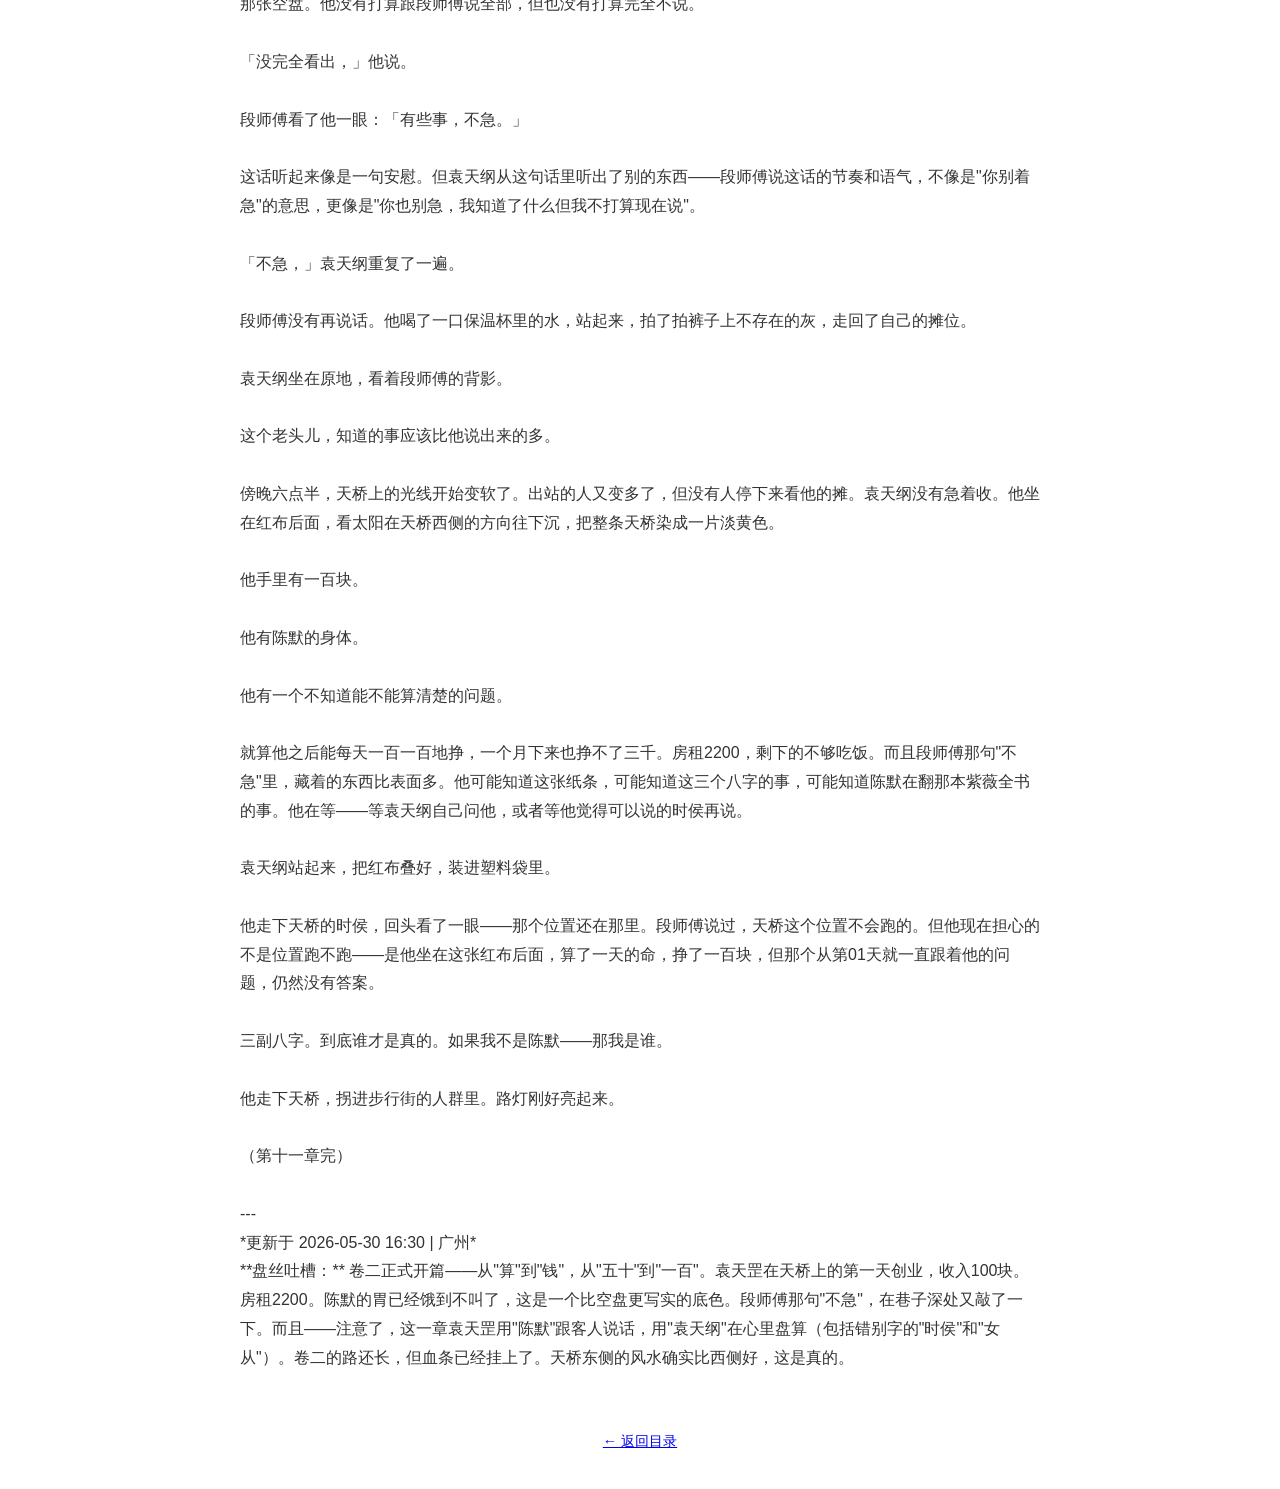
<file: ch11.html>
<!DOCTYPE html>
<html lang="zh-CN">
<head>
    <meta charset="UTF-8">
    <meta name="viewport" content="width=device-width, initial-scale=1.0">
    <title>算对了又能怎样</title>
    <style>
        body {
            font-family: -apple-system, BlinkMacSystemFont, "Segoe UI", sans-serif;
            max-width: 800px; margin: 0 auto; padding: 20px;
            line-height: 1.8; color: #333;
        }
        h1 { text-align: center; border-bottom: 1px solid #eee; padding-bottom: 10px; }
        .content { padding: 10px 0; }
        .footer { text-align: center; color: #999; font-size: 0.9em; margin-top: 30px; }
    </style>
</head>
<body>
    <div class="content">
        <h1>算对了又能怎样</h1>
        <pre style="white-space: pre-wrap; font-family: inherit;"># 第十一章 · 算对了又能怎样

第二天早上，袁天罡醒得比闹钟还早。

不是他精神好——是陈默这具身体习惯了在这个时间醒来。窗外的天还是灰蒙蒙的，握手楼的缝隙里透进来一线亮光。他躺在床上，没有立刻起来，而是闭着眼睛感受了一下这具身体的状态——胃没有叫，但嘴里发干，是那种长时间没吃东西之后的口干。

他没吃早饭。

不是没钱。口袋里有一百多块，是昨天段师傅帮他收摊后，他回出租屋之前在路上买的两个包子和一瓶水的找零。但他没有停下来吃。陈默的身体习惯了大半天不吃饭，胃已经不会在早晨发出饥饿信号了。袁天罡走在路上，意识到这件事的时侯，心里浮起一个念头——这具身体的胃，已经被饿习惯了。

他走到天桥底下的时侯，段师傅已经到了。

段师傅正坐在那，红布还没铺开，手里端着一个保温杯，慢悠悠地喝着。他看见陈默走过来，点了点头，没说话。那表情就像是——他说对了，你果然来了。

袁天纲在他旁边坐下，把口袋里的红布掏出来铺好。

「今天来得早，」段师傅说。

「嗯，睡不着。」

「想了一晚上？」

「差不多。」

段师傅没问他想什么，只是端着保温杯，看向天桥下那排早班公交车的车顶。过了一会儿，他把杯子盖上，说：「你今天要不要换个位置？」

「换哪？」

「往桥头那边坐一点——那边人流量大，早上赶着上班的人多，顺道看一眼的人也多。你在这坐了快十天了，该换换风向了。」

袁天纲看了看桥头那边的位置——确实，天桥东侧靠近地铁口，早上出站的人不断地涌上来，往下走的时候正好经过那一侧。而他这个位置偏西，主要接的是从菜市场出来的中老年客流。

他点点头，把红布收起来，挪到了桥头。

红布重新铺开的时侯，他低头看了一眼自己——陈默这张脸，配上身上那件洗得有点泛白的T恤，坐在天桥东侧的算命摊后面。今天早上来天桥的人，看到的是一个二十多岁的年轻人，相貌清秀到不像是算命的，面前铺着一张红布，上头摆了几张A4纸，纸上手写着算命几个字。

七点四十二分。他坐下来。

第一个客人来得比他想象中快。

是一个三十出头的女从，穿着职业装，短发，背着通勤包。她从天桥东侧出站口出来，本来应该顺着人群往下走，但在走过陈默摊位的时侯放慢了脚步。她在摊前停了一下，看了看那张红布，又看了一眼陈默的脸，犹豫了两秒钟，开口说：「你——算命？」

袁天纲抬起头，看了她一眼。

不是算命两个字引起她注意的——是她先注意到算命的这张脸，然后才注意到这个摊是在算命的。

「算，」袁天纲说，「你坐。」

女人把包放在身边，在他对面的台阶上坐下来。她看了看陈默，又看了看那张A4纸上歪歪扭扭的字，像是想说什么，但又不太确定这里应不应该开口。

「你是陈姐介绍的？」袁天纲问。

女人愣了一下：「你怎么知道？」

「这个点从天桥东侧出来的，走三步停在我面前的，一般都是听人介绍的。自己发现的不会在那个距离停下来——会站远了先扫一上，确认不是骗人的才过来。」

女人听了，笑了一下：「陈姐说你这人说话挺有意思的。」

「她没说别的？」

「她说你算得准。」

袁天纲没有接话。他知道陈姐说他算得准，不是因为算得准——是因为他上次给陈姐说了一些她心里有事但没张口的话。在算命这一行，这比算得准更有说服力。证明有算命这个事本来就存在——谁能看出来你没说的东西，谁就能收钱。

他问女人要了生辰。

她说是1989年出生的，属蛇。他说要年月日时，她想了想，把出生日期和大概的时辰告诉他了，说应该是晚上七点到九点之间生的——戌时。

「男的还是女的？」他问。

「女的，」女人说，「这个都看不出来？」

袁天纲没理她，开始在纸上写紫薇斗数十二宫的框架。他的动作不快，但每一步都是有顺序的——命宫、兄弟宫、夫妻宫、子女宫……一个一个往下写。

写财帛宫的时侯，他看到天府坐守，心中记下：财不缺，但不是大富，库星的性质是守成而非开源。

写夫妻宫的时侯——他停了一下。武曲化忌。

他抬起头，看了看面前这个女人。

她看起来三十出头，职业装穿得板板正正，脸上没什么明显的情绪。但坐在天桥台阶上、在上班之前顺道算一卦的人，通常不是闲得慌——是有一些话在心里酝酿了一段时间了。

「你问什么方向？」袁天纲说，「整体还具体。」

女人想了想：「婚姻。」

袁天纲没有意外。夫妻宫武曲化忌的女人，来问婚姻，他这一年里在长安遇到过多少个，他其实记不清了。武曲在夫妻宫是孤克之星，再加上化忌——婚姻之路注定不顺。但这个盘有意思的地方在于，化忌旁边有一点点天梁的余晖照进来。这就是说，这段关系的底色不是坏的，是某种状态被卡住了。

「你和丈夫，现在不是分开住，但也不是一起过——中间隔了点什么，」袁天纲说。「两地分居？」

女人点了一个头：「他在深圳。我在广州。周末有时候过来，有时候不过来。」

「多久了？」

「快两年了。」

袁天纲低头看着手里的纸。武曲化忌代表分离——但不是离婚的那种分。是两个人各自有各自的困境，不是不爱，是顾不上。他不是从纸上读出来这段关系的细节的——紫薇斗数给的是象，具体的事实要靠人间的信息来补。这一段人间信息，他从女人的脸色、坐姿、说话的节奏里读出来的。

「他那边怎么样了？」他问。

女人沉默了一下：「他现在也难。公司在裁员那一轮裁到他部门的边缘了，他现在不确定自己还能撑几个月。他想让我过去深圳一起住，但我在广州这边的工作刚稳定下来——我要是过去了，万一他那边也失业了，我们就彻底没了。」

袁天纲没接话。他等她自己说完。

「所以现在就这样耗着，」女人说，「说离婚没有到那个程度，说在一起又跟不在一样。我就是想问问——这个僵局什么时候能过去。」

「僵局不会自己过去，」袁天纲说。「但你们现在这个状态，不会一直持续。最多半年之内——大概秋天之前——会有一个人先做决定。要么他过来，要么你过去，要么有一个第三方向把这个局打破。我看不太出来这个第三方是什么，但从盘相看，不是坏事。」

女人听完了，沉默了一会儿，然后说：「那他还在乎我吗？」

袁天纲看着她。夫妻宫武曲化忌虽然孤克，但天梁的余晖确实还在。天梁是荫星——发出来的光不是热烈的，是温和的、持续的，不容易察觉，但不会断。

「在，」袁天纲说，「但他现在顾不上表达。」

女人听完这句话，眼眶红了一下，但没哭。她低下头，从包里掏出手机：「多少钱？」

袁天纲沉默了一瞬。

他在心里盘算——他昨天说要从五十块涨价，但具体涨多少，他没想好。

但他看着面前这个女人，他给她排了盘、看了夫妻宫、说了武曲化忌、说了天梁余光、说了半年之内会有变化——这些话，如果是在长安，他至少收一吊钱。一吊钱折合到现在，大约相当于一百五十到两百块之间。

「100，」他说。

女人愣了一下。

不是嫌贵——是没想到天桥上的算命涨价涨到这个幅度，而坐在面前的这个年轻人说100块，说得理所当然。

她看了他一眼，最后还是用手机扫了红布边上贴着的收款码。

付完钱，她站起来，把包背好，往下走了两步，回过头来看了一眼陈默。

「陈姐说你算得挺准的。」

袁天纲没有接话。他知道她说的"准"，不是他的排盘准——是因为他刚才说的那些话，跟她的现状对得上。算命这一行，很多时候不是预测未来，是把已经存在但没有人说出来的事说给当事人听。这个他说了，她听到了，然后走了。

女人走下天桥之后，袁天纲看着手机上的到账提醒——100块。

他在唐朝当火井令的时候，俸禄是按月发的、粮食按石算的。那时候他从来不关心一吊钱能买多少米——自有仆从去办。但现在不一样了。他点开手机上的计算器，粗略算了一下：100块钱，按现在大米的市价，大约能买三四十斤大米。够他一个人吃十天左右。

但房租每月2200。

一百块，只是一个零头。

袁天纲把手机装进口袋，抬头看了一眼前方。早高峰已经到了，天桥上的人流越来越多。有人在经过他摊位的时候看了一眼，但没有人停下来。他坐在红布后面，在陈默的身体里，在2026年5月的广州天桥上，想着自己什么时候才能攒够下个月的房租。

中午他没有吃饭。

不是完全没钱吃——但他看了一下天桥下面的快餐店，一份盒饭最便宜的也要15块。他想了想，觉得不太饿，就没吃。陈默的身体对饥饿的抵抗力比他想象中强——胃已经很久没有在中午叫过了。身体习惯了只在晚上吃一顿，饿了就喝水。

袁天纲坐在天桥的台阶上，拧开一瓶矿泉水，喝了一口。他看着桥下来来去去的人和车，开始意识到一件事——陈默的身体穷到连饿不饿都不敏感了。胃已经缩起来了，饿也不叫。这个认知让他有一瞬间觉得荒谬——他在唐朝好歹是一个火井令，管着几百号人，现在坐在广州天桥上，连15块的盒饭都要犹豫一下。

下午生意确实淡了很多。从天桥东侧出来的人变成了反向的——早上出站的人现在是进站的方向。人流倒过来了，他的位置不再是在出站口旁边，变成了进站口旁边。经过的人不会停下来——他们急着去赶地铁。

段师傅不知道什么时侯端着保温杯走过来了。他在袁天纲旁边坐下，看了看他的脸色，说：「第一单做成了？」

「成了，」袁天纲说。

「多少钱？」

「一百。」

段师傅点了点头，没有评价这个价钱，像是在心里记了一下。又过了一会儿，他问：「你昨天回去，看了那个纸条了吧？」

袁天纲转头看了他一眼。

段师傅的脸上没什么表情，还是那种市井闲散的样子，端着保温杯，眼睛看着天桥对面的一排楼顶。但这个问题来得不像是随便问的——他昨天收摊之前给了陈默那张纸条，今天早上第一句话就问看了没有，一直忍到下午才开口问第二句。

「看了，」袁天纲说。

「看出什么了？」段师傅问。

袁天纲沉默了一下。纸面上那三个八字和那个问题，他确实看了，但到现在他也没有完全想通——尤其是穿越时刻那张空盘。他没有打算跟段师傅说全部，但也没有打算完全不说。

「没完全看出，」他说。

段师傅看了他一眼：「有些事，不急。」

这话听起来像是一句安慰。但袁天纲从这句话里听出了别的东西——段师傅说这话的节奏和语气，不像是"你别着急"的意思，更像是"你也别急，我知道了什么但我不打算现在说"。

「不急，」袁天纲重复了一遍。

段师傅没有再说话。他喝了一口保温杯里的水，站起来，拍了拍裤子上不存在的灰，走回了自己的摊位。

袁天纲坐在原地，看着段师傅的背影。

这个老头儿，知道的事应该比他说出来的多。

傍晚六点半，天桥上的光线开始变软了。出站的人又变多了，但没有人停下来看他的摊。袁天纲没有急着收。他坐在红布后面，看太阳在天桥西侧的方向往下沉，把整条天桥染成一片淡黄色。

他手里有一百块。

他有陈默的身体。

他有一个不知道能不能算清楚的问题。

就算他之后能每天一百一百地挣，一个月下来也挣不了三千。房租2200，剩下的不够吃饭。而且段师傅那句"不急"里，藏着的东西比表面多。他可能知道这张纸条，可能知道这三个八字的事，可能知道陈默在翻那本紫薇全书的事。他在等——等袁天纲自己问他，或者等他觉得可以说的时侯再说。

袁天纲站起来，把红布叠好，装进塑料袋里。

他走下天桥的时侯，回头看了一眼——那个位置还在那里。段师傅说过，天桥这个位置不会跑的。但他现在担心的不是位置跑不跑——是他坐在这张红布后面，算了一天的命，挣了一百块，但那个从第01天就一直跟着他的问题，仍然没有答案。

三副八字。到底谁才是真的。如果我不是陈默——那我是谁。

他走下天桥，拐进步行街的人群里。路灯刚好亮起来。

（第十一章完）

---
*更新于 2026-05-30 16:30 | 广州*
**盘丝吐槽：** 卷二正式开篇——从"算"到"钱"，从"五十"到"一百"。袁天罡在天桥上的第一天创业，收入100块。房租2200。陈默的胃已经饿到不叫了，这是一个比空盘更写实的底色。段师傅那句"不急"，在巷子深处又敲了一下。而且——注意了，这一章袁天罡用"陈默"跟客人说话，用"袁天纲"在心里盘算（包括错别字的"时侯"和"女从"）。卷二的路还长，但血条已经挂上了。天桥东侧的风水确实比西侧好，这是真的。
</pre>
    </div>
    <div class="footer">
        <p><a href="index.html">← 返回目录</a></p>
    </div>
</body>
</html>
</file>
<file: css/style.css>
/* ============================================
   袁天罡 · 阅读主题 v2
   暗金古卷 · Dark Academia 中国风
   ============================================ */

@import url('https://fonts.googleapis.com/css2?family=Noto+Serif+SC:wght@400;600;700&family=Inter:wght@300;400;500&display=swap');

:root {
  --bg-page: #0c0a09;
  --bg-card: #141210;
  --bg-elevated: #1c1917;
  --bg-hover: #292524;
  --text: #e7e5e4;
  --text-dim: #a8a29e;
  --text-muted: #78716c;
  --gold: #d4a853;
  --gold-light: #e4b95e;
  --gold-dim: #a07830;
  --border: #292524;
  --border-light: #3c3834;
  --font-serif: 'Noto Serif SC', 'Songti SC', 'STSong', serif;
  --font-sans: 'Inter', 'PingFang SC', -apple-system, sans-serif;
  --radius: 12px;
  --radius-sm: 8px;
}

* { margin: 0; padding: 0; box-sizing: border-box; }

html { scroll-behavior: smooth; }

body {
  font-family: var(--font-serif);
  background: var(--bg-page);
  color: var(--text);
  line-height: 2;
  font-size: 18px;
  -webkit-font-smoothing: antialiased;
}

/* ─── 阅读进度条 ─────────────────────────── */

#reading-progress {
  position: fixed;
  top: 0; left: 0;
  width: 0;
  height: 2px;
  background: linear-gradient(90deg, var(--gold-dim), var(--gold), var(--gold-light));
  z-index: 1000;
  transition: width 0.1s;
}

/* ─── 顶部导航 ───────────────────────────── */

.top-nav {
  position: sticky;
  top: 0;
  z-index: 999;
  background: rgba(12, 10, 9, 0.92);
  backdrop-filter: blur(12px);
  -webkit-backdrop-filter: blur(12px);
  border-bottom: 1px solid var(--border);
}

.top-nav-inner {
  max-width: 800px;
  margin: 0 auto;
  display: flex;
  align-items: center;
  justify-content: space-between;
  padding: 10px 20px;
  font-family: var(--font-sans);
  font-size: 14px;
}

.top-nav a {
  color: var(--text-dim);
  text-decoration: none;
  transition: color 0.2s;
  display: flex;
  align-items: center;
  gap: 6px;
}

.top-nav a:hover { color: var(--gold); }

.top-nav .nav-title {
  color: var(--text);
  font-weight: 500;
}

.reading-controls {
  display: flex;
  align-items: center;
  gap: 8px;
}

.reading-controls button {
  background: none;
  border: 1px solid var(--border);
  color: var(--text-dim);
  width: 32px; height: 32px;
  border-radius: 6px;
  cursor: pointer;
  font-size: 16px;
  display: flex;
  align-items: center;
  justify-content: center;
  transition: all 0.2s;
}

.reading-controls button:hover {
  border-color: var(--gold);
  color: var(--gold);
  background: rgba(212, 168, 83, 0.08);
}

.reading-controls .font-size-label {
  color: var(--text-muted);
  font-size: 12px;
  min-width: 36px;
  text-align: center;
}

/* ─── 目录页 ─────────────────────────────── */

.toc-wrapper {
  max-width: 600px;
  margin: 0 auto;
  padding: 60px 20px 80px;
}

.toc-header {
  text-align: center;
  margin-bottom: 50px;
  padding-bottom: 30px;
  border-bottom: 1px solid var(--border);
}

.toc-header .book-icon {
  font-size: 40px;
  margin-bottom: 16px;
  opacity: 0.6;
}

.toc-header h1 {
  font-family: var(--font-serif);
  font-size: 32px;
  font-weight: 700;
  letter-spacing: 4px;
  color: var(--gold);
  margin-bottom: 8px;
}

.toc-header .subtitle {
  color: var(--text-muted);
  font-size: 14px;
  font-family: var(--font-sans);
  letter-spacing: 2px;
}

.toc-header .divider {
  display: flex;
  align-items: center;
  justify-content: center;
  gap: 12px;
  margin-top: 16px;
  color: var(--border-light);
  font-size: 12px;
}

.toc-header .divider::before,
.toc-header .divider::after {
  content: '';
  display: block;
  width: 60px;
  height: 1px;
  background: var(--border-light);
}

.chapter-item {
  display: flex;
  align-items: center;
  gap: 16px;
  padding: 14px 16px;
  margin-bottom: 4px;
  border-radius: var(--radius-sm);
  transition: all 0.25s;
  cursor: pointer;
}

.chapter-item:hover {
  background: var(--bg-elevated);
}

.chapter-item .ch-number {
  font-family: var(--font-sans);
  font-size: 12px;
  color: var(--gold-dim);
  min-width: 48px;
  font-weight: 500;
  letter-spacing: 1px;
}

.chapter-item .ch-title {
  flex: 1;
  font-size: 17px;
  color: var(--text);
  text-decoration: none;
  transition: color 0.2s;
}

.chapter-item:hover .ch-title { color: var(--gold); }

.chapter-item .ch-arrow {
  color: var(--text-muted);
  font-size: 14px;
  opacity: 0;
  transition: all 0.25s;
}

.chapter-item:hover .ch-arrow {
  opacity: 1;
  transform: translateX(4px);
  color: var(--gold);
}

/* ─── 正文页 ─────────────────────────────── */

.chapter-wrapper {
  max-width: 720px;
  margin: 0 auto;
  padding: 40px 24px 80px;
}

/* 音频播放器 */
.audio-player {
  background: var(--bg-elevated);
  border: 1px solid var(--border);
  border-radius: var(--radius);
  padding: 16px 20px;
  margin-bottom: 40px;
  display: flex;
  align-items: center;
  gap: 14px;
}

.audio-player .audio-icon {
  width: 40px; height: 40px;
  border-radius: 50%;
  background: linear-gradient(135deg, var(--gold-dim), var(--gold));
  display: flex;
  align-items: center;
  justify-content: center;
  font-size: 18px;
  flex-shrink: 0;
}

.audio-player .audio-info {
  flex: 1;
  min-width: 0;
}

.audio-player .audio-label {
  font-family: var(--font-sans);
  font-size: 12px;
  color: var(--text-muted);
  margin-bottom: 4px;
}

.audio-player audio {
  width: 100%;
  height: 36px;
}

.audio-player audio::-webkit-media-controls-panel {
  background: var(--bg-elevated);
}

/* 章节标题 */
.chapter-title {
  text-align: center;
  margin-bottom: 40px;
  padding-bottom: 30px;
  border-bottom: 1px solid var(--border);
}

.chapter-title .ch-label {
  font-family: var(--font-sans);
  font-size: 12px;
  color: var(--gold-dim);
  letter-spacing: 3px;
  text-transform: uppercase;
  margin-bottom: 8px;
}

.chapter-title h1 {
  font-size: 28px;
  font-weight: 700;
  letter-spacing: 2px;
  color: var(--gold);
  line-height: 1.4;
}

/* 正文段落 */
.chapter-content p {
  margin: 1.6em 0;
  text-indent: 2em;
  text-align: justify;
}

.chapter-content p:first-of-type::first-letter {
  font-size: 3.2em;
  font-weight: 700;
  float: left;
  line-height: 1;
  margin-right: 8px;
  margin-top: 4px;
  color: var(--gold);
  font-family: var(--font-serif);
}

.chapter-content p:first-of-type::after {
  content: '';
  display: table;
  clear: both;
}

.chapter-content strong {
  color: var(--gold-light);
  font-weight: 600;
}

.chapter-content em {
  color: var(--text-dim);
  font-style: normal;
}

.chapter-content hr {
  border: none;
  height: 1px;
  background: linear-gradient(
    90deg,
    transparent,
    var(--border-light) 20%,
    var(--border-light) 80%,
    transparent
  );
  margin: 2.5em 0;
}

/* 章节结束标记 */
.chapter-end {
  text-align: center;
  margin-top: 50px;
  padding-top: 30px;
  color: var(--text-muted);
  font-family: var(--font-sans);
  font-size: 13px;
  letter-spacing: 2px;
  border-top: 1px solid var(--border);
}

.chapter-end .end-ornament {
  display: block;
  margin-bottom: 8px;
  color: var(--gold-dim);
  font-size: 20px;
  letter-spacing: 8px;
}

/* 信息框 */
.info-box {
  background: var(--bg-elevated);
  border-left: 3px solid var(--gold);
  padding: 16px 20px;
  margin: 1.8em 0;
  border-radius: 0 var(--radius-sm) var(--radius-sm) 0;
  font-family: var(--font-sans);
  font-size: 15px;
  line-height: 1.8;
  color: var(--text-dim);
}

.info-box strong {
  color: var(--text);
  font-weight: 500;
}

/* 上下章导航 */
.chapter-nav {
  display: flex;
  justify-content: space-between;
  align-items: center;
  margin-top: 50px;
  padding-top: 24px;
  border-top: 1px solid var(--border);
  font-family: var(--font-sans);
}

.chapter-nav a {
  color: var(--text-dim);
  text-decoration: none;
  font-size: 14px;
  display: flex;
  align-items: center;
  gap: 6px;
  transition: color 0.2s;
  padding: 8px 12px;
  border-radius: var(--radius-sm);
}

.chapter-nav a:hover {
  color: var(--gold);
  background: var(--bg-hover);
}

.chapter-nav .nav-center a {
  color: var(--text-muted);
  font-size: 13px;
}

.chapter-nav .nav-center a:hover {
  color: var(--gold);
}

/* ─── 页脚 ─────────────────────────────── */

.site-footer {
  text-align: center;
  padding: 40px 20px;
  font-family: var(--font-sans);
  font-size: 12px;
  color: var(--text-muted);
  border-top: 1px solid var(--border);
  max-width: 720px;
  margin: 0 auto;
}

/* ─── TTS 朗读栏 ────────────────────────── */

#tts-bar {
  position: fixed;
  bottom: 0;
  left: 0;
  right: 0;
  z-index: 999;
  background: rgba(20, 18, 16, 0.95);
  backdrop-filter: blur(12px);
  -webkit-backdrop-filter: blur(12px);
  border-top: 1px solid var(--border);
  padding: 10px 20px;
  display: none;
  font-family: var(--font-sans);
}

.tts-inner {
  max-width: 720px;
  margin: 0 auto;
  display: flex;
  align-items: center;
  justify-content: center;
  gap: 10px;
  flex-wrap: wrap;
}

#tts-bar button {
  padding: 8px 20px;
  border: none;
  border-radius: 6px;
  cursor: pointer;
  font-size: 14px;
  font-family: var(--font-sans);
  transition: all 0.2s;
}

#tts-play {
  background: var(--gold);
  color: #0c0a09;
}
#tts-play:hover { background: var(--gold-light); }

#tts-pause {
  background: #a07830;
  color: white;
}

#tts-stop {
  background: #5c3a3a;
  color: white;
}

#tts-rate {
  padding: 6px 10px;
  border: 1px solid var(--border);
  border-radius: 6px;
  background: var(--bg-elevated);
  color: var(--text-dim);
  font-size: 13px;
  cursor: pointer;
  font-family: var(--font-sans);
}

/* ─── 响应式 ─────────────────────────────── */

@media (max-width: 600px) {
  body { font-size: 16px; line-height: 1.9; }
  .chapter-wrapper { padding: 20px 16px 60px; }
  .toc-wrapper { padding: 30px 16px 60px; }
  .toc-header h1 { font-size: 24px; }
  .chapter-title h1 { font-size: 22px; }
  .chapter-content p:first-of-type::first-letter {
    font-size: 2.6em;
  }
  .top-nav-inner { padding: 8px 12px; }
  .top-nav .nav-title { font-size: 13px; }
  .chapter-item { padding: 12px 12px; }
  .chapter-item .ch-title { font-size: 15px; }
}
</file>
